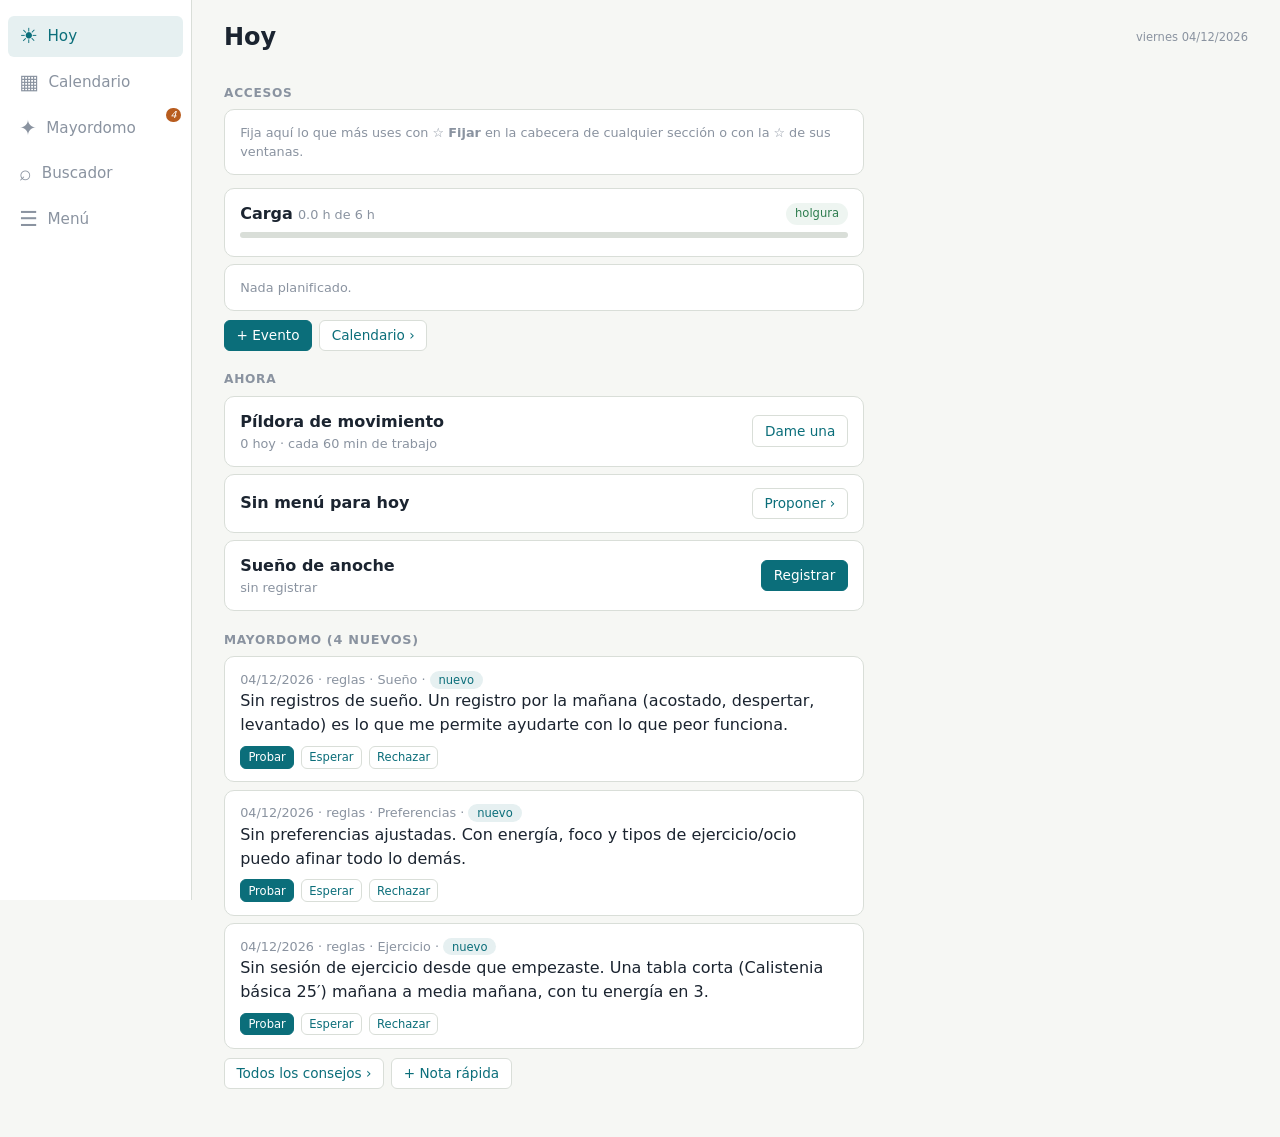
<file: docs/index.html>
<!doctype html>
<html lang="es">
<head>
<meta charset="utf-8">
<meta name="viewport" content="width=device-width, initial-scale=1, viewport-fit=cover">
<meta name="build" content="MA-B1-20261005-002">
<meta name="color-scheme" content="light dark">
<meta name="theme-color" content="#0B6E7A">
<!-- App de Fly: <repo>-<owner>, el mismo nombre que deriva deploy.yml. Si el proyecto usa FLY_APP, cambia este content. -->
<meta name="fly-app" content="maydom-npiobject-labs">
<meta name="description" content="maydom: mayordomo personal. Calendario, cuerpo, mesa, vida y consejos.">
<title>maydom</title>
<link rel="manifest" href="manifest.webmanifest">
<link rel="icon" href="app/icono.svg" type="image/svg+xml">
<link rel="apple-touch-icon" href="app/icono-192.png">
<link rel="stylesheet" href="app/estilos.css">
</head>
<body>
<div class="app">
  <nav class="inferior" aria-label="Principal"><div class="in" id="nav"></div></nav>
  <div style="flex:1;display:flex;flex-direction:column;min-width:0">
    <div id="nueva-version" class="banda" role="status" hidden><span>Hay una versión nueva de maydom.</span><button class="btn" type="button">Actualizar</button></div>
    <header class="cab"><h1 id="titulo">maydom</h1><button id="fijar" class="fijar" type="button" hidden title="Fijar en inicio">☆ Fijar</button><small id="sub"></small></header>
    <main id="main"><noscript>maydom necesita JavaScript.</noscript></main>
  </div>
</div>
<script type="module" src="app/app.js"></script>
</body>
</html>
</file>
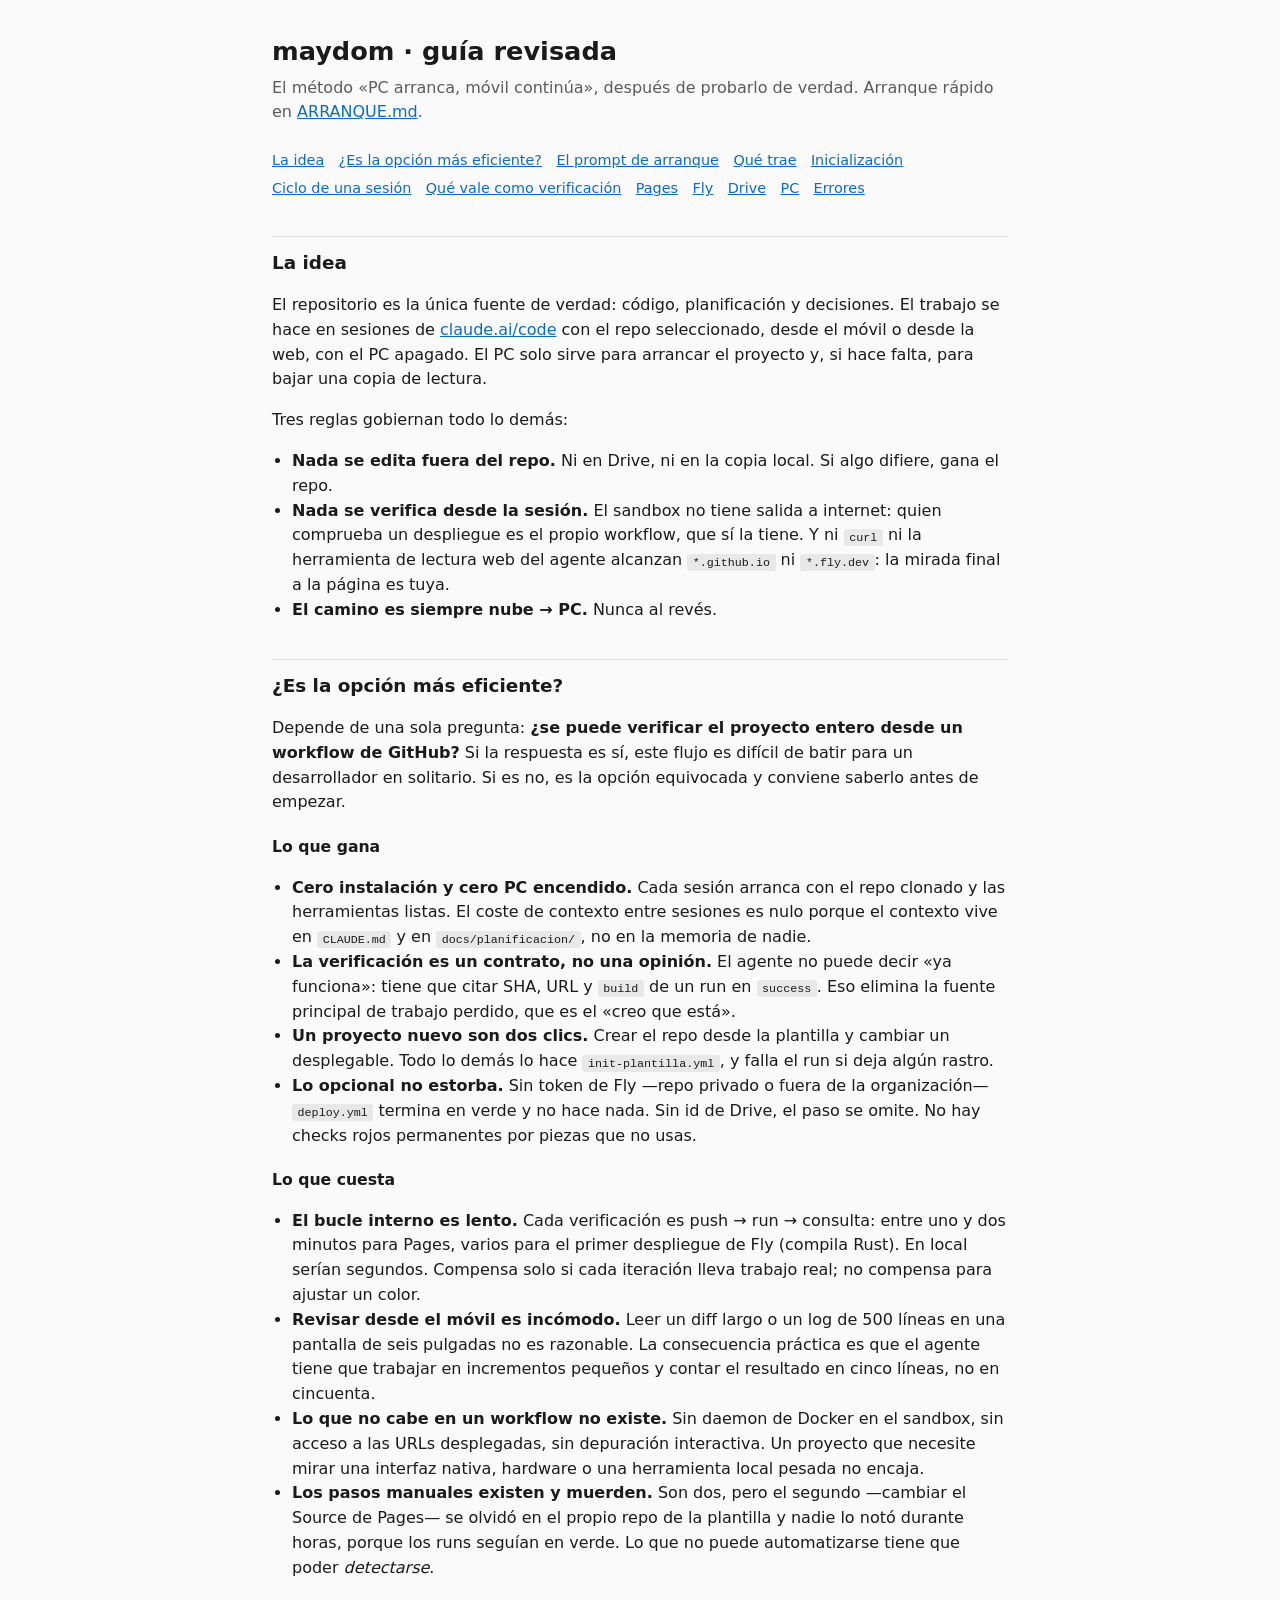
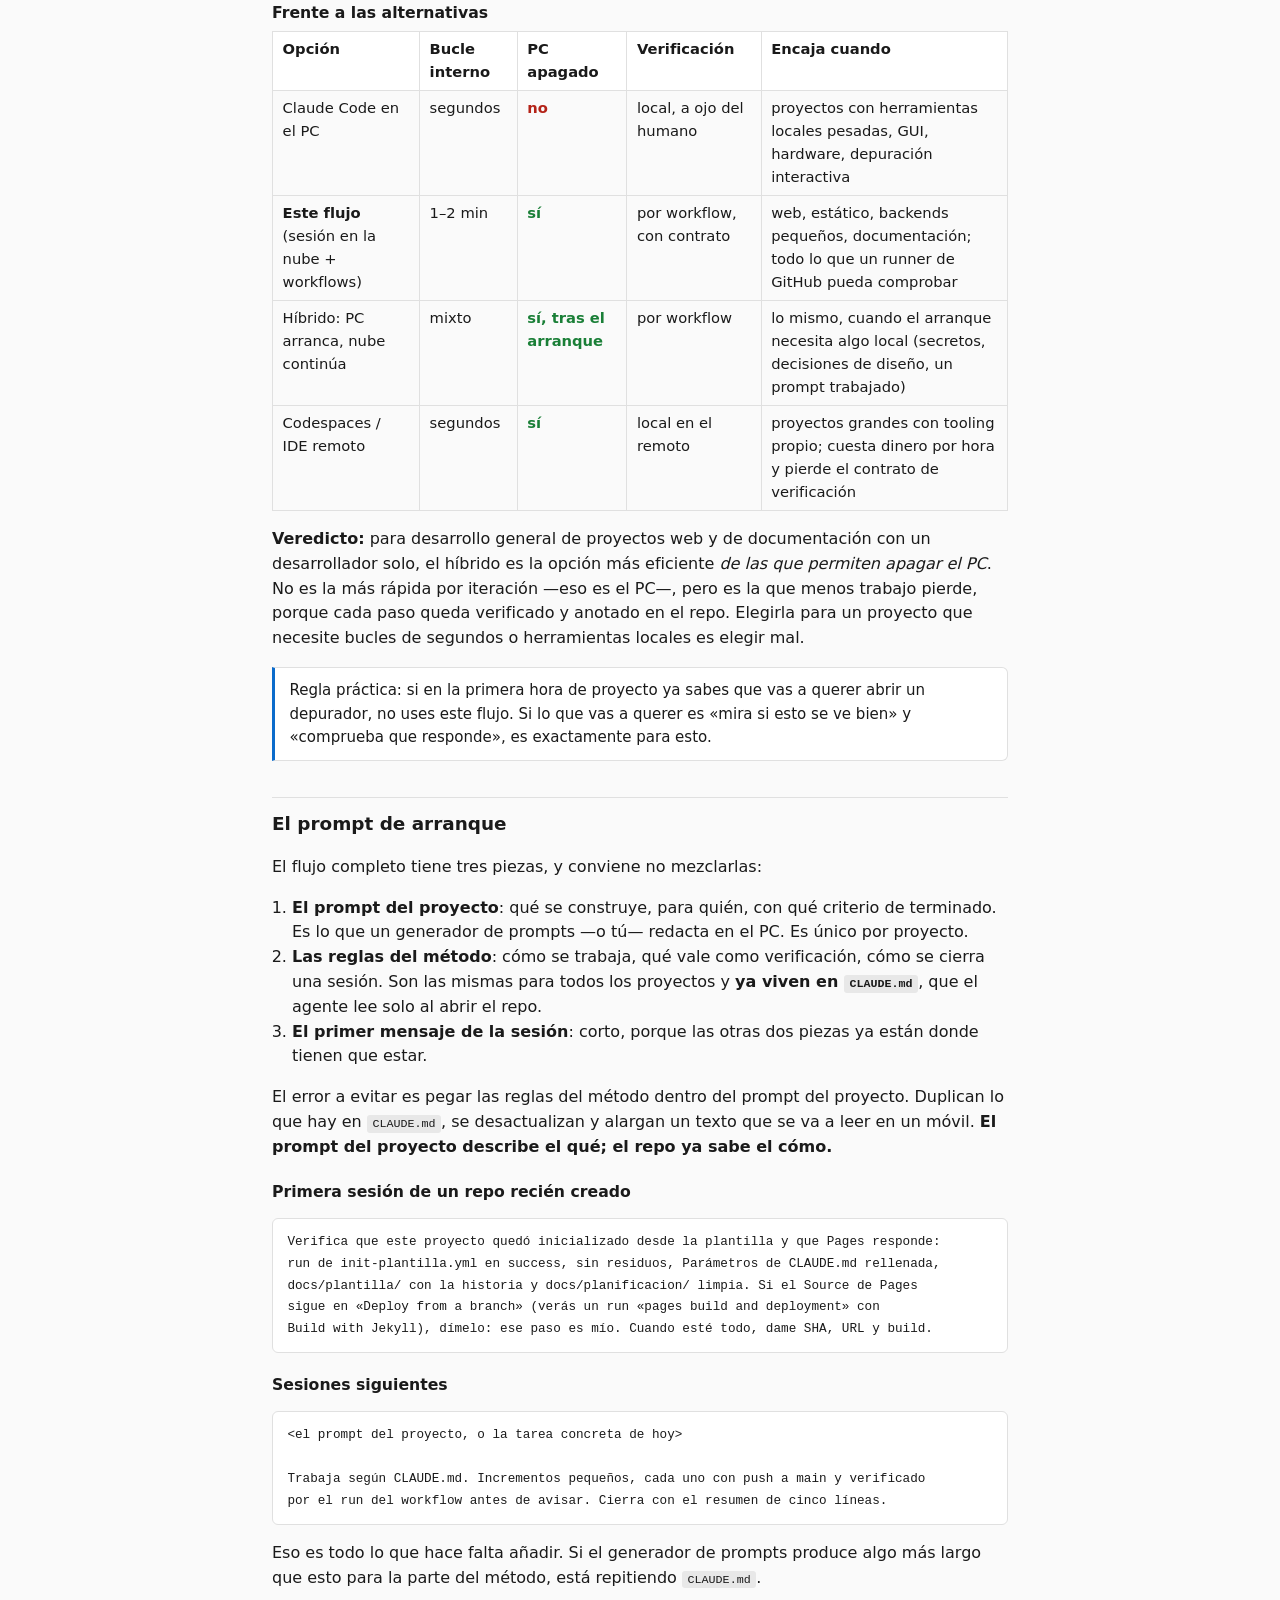
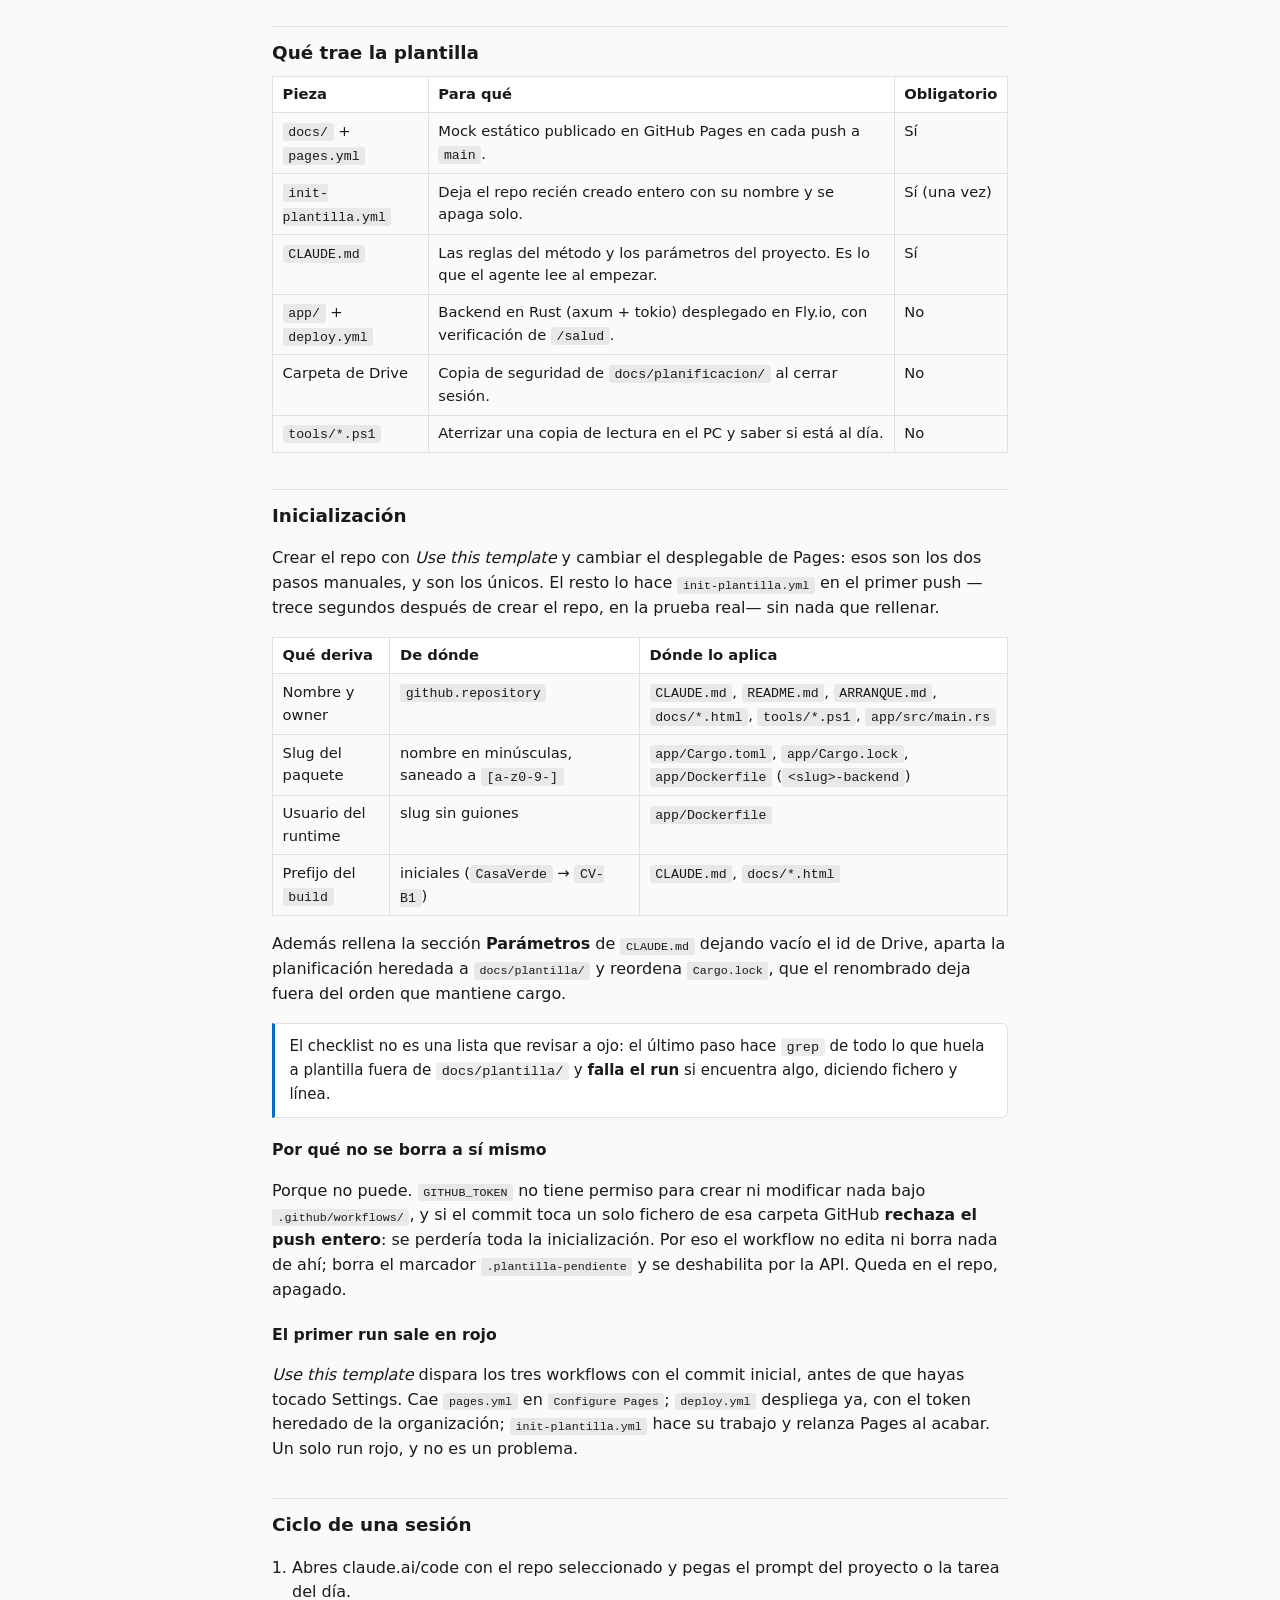
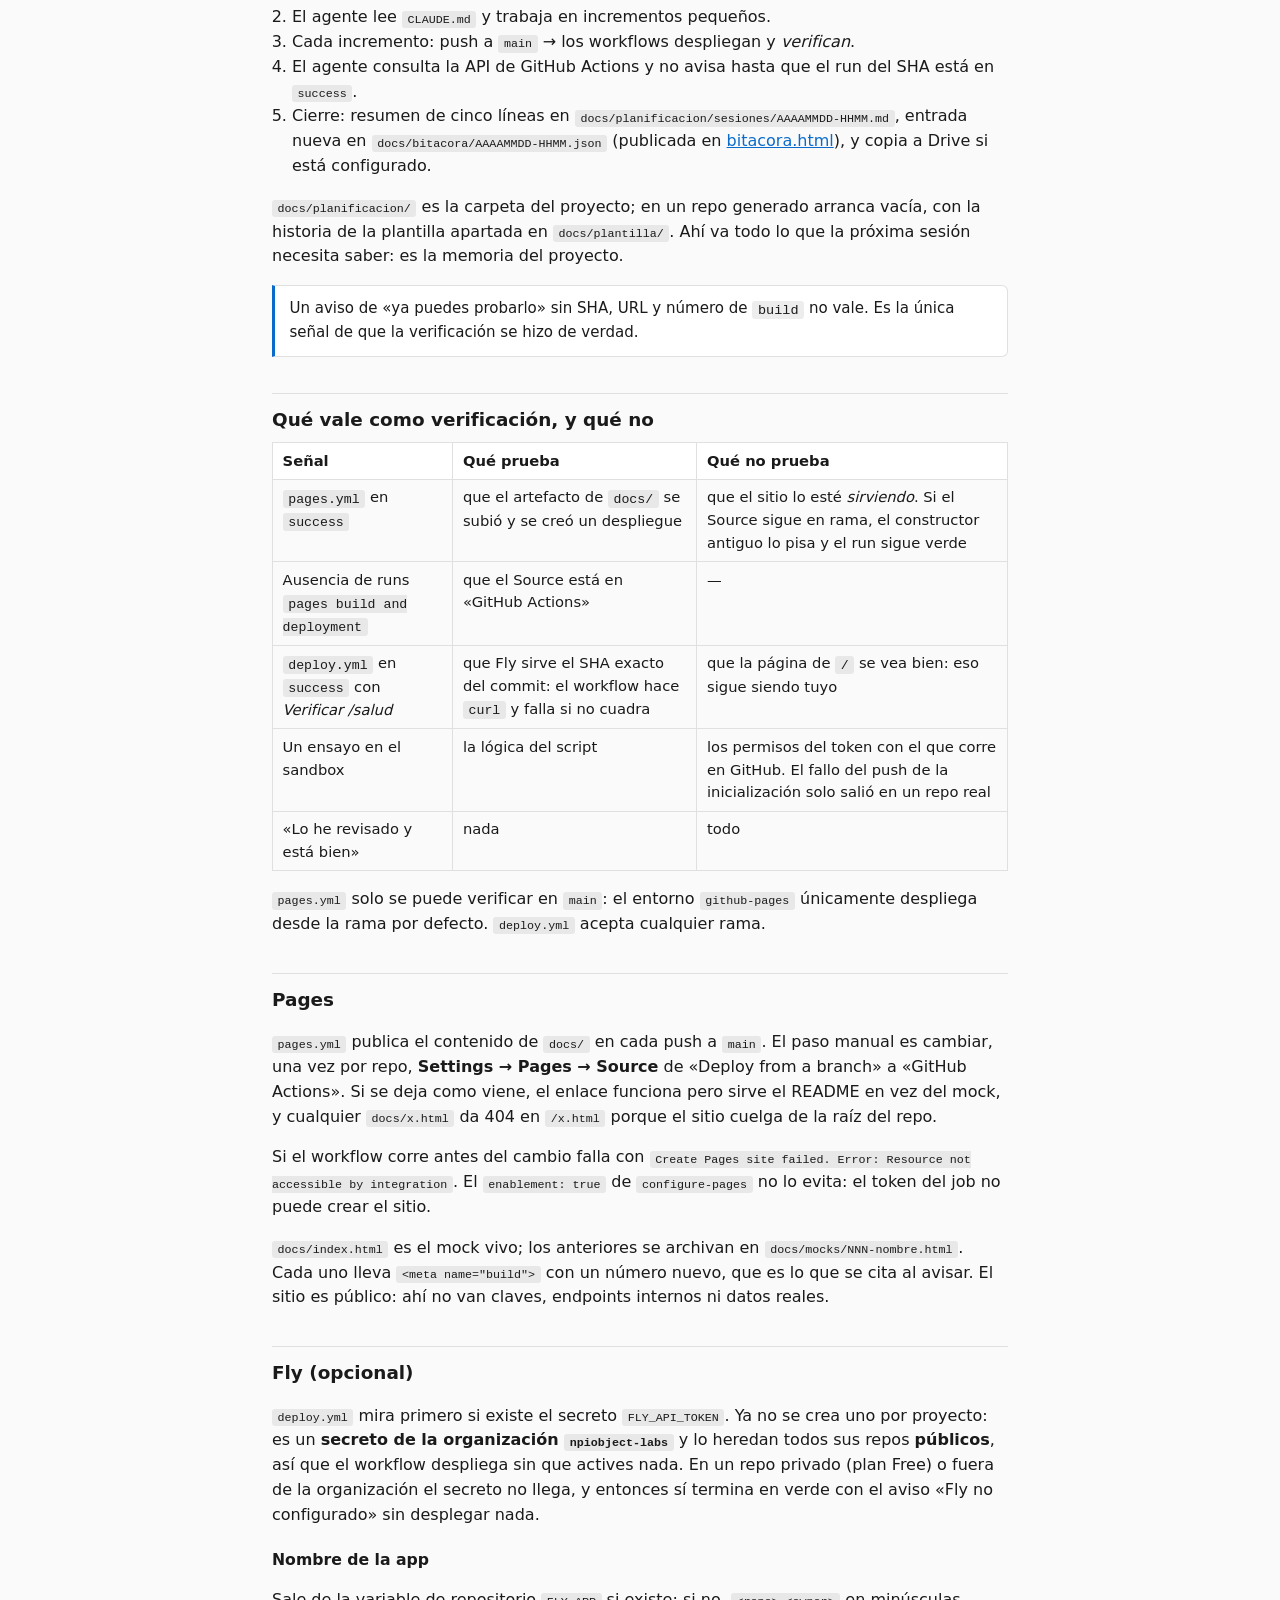
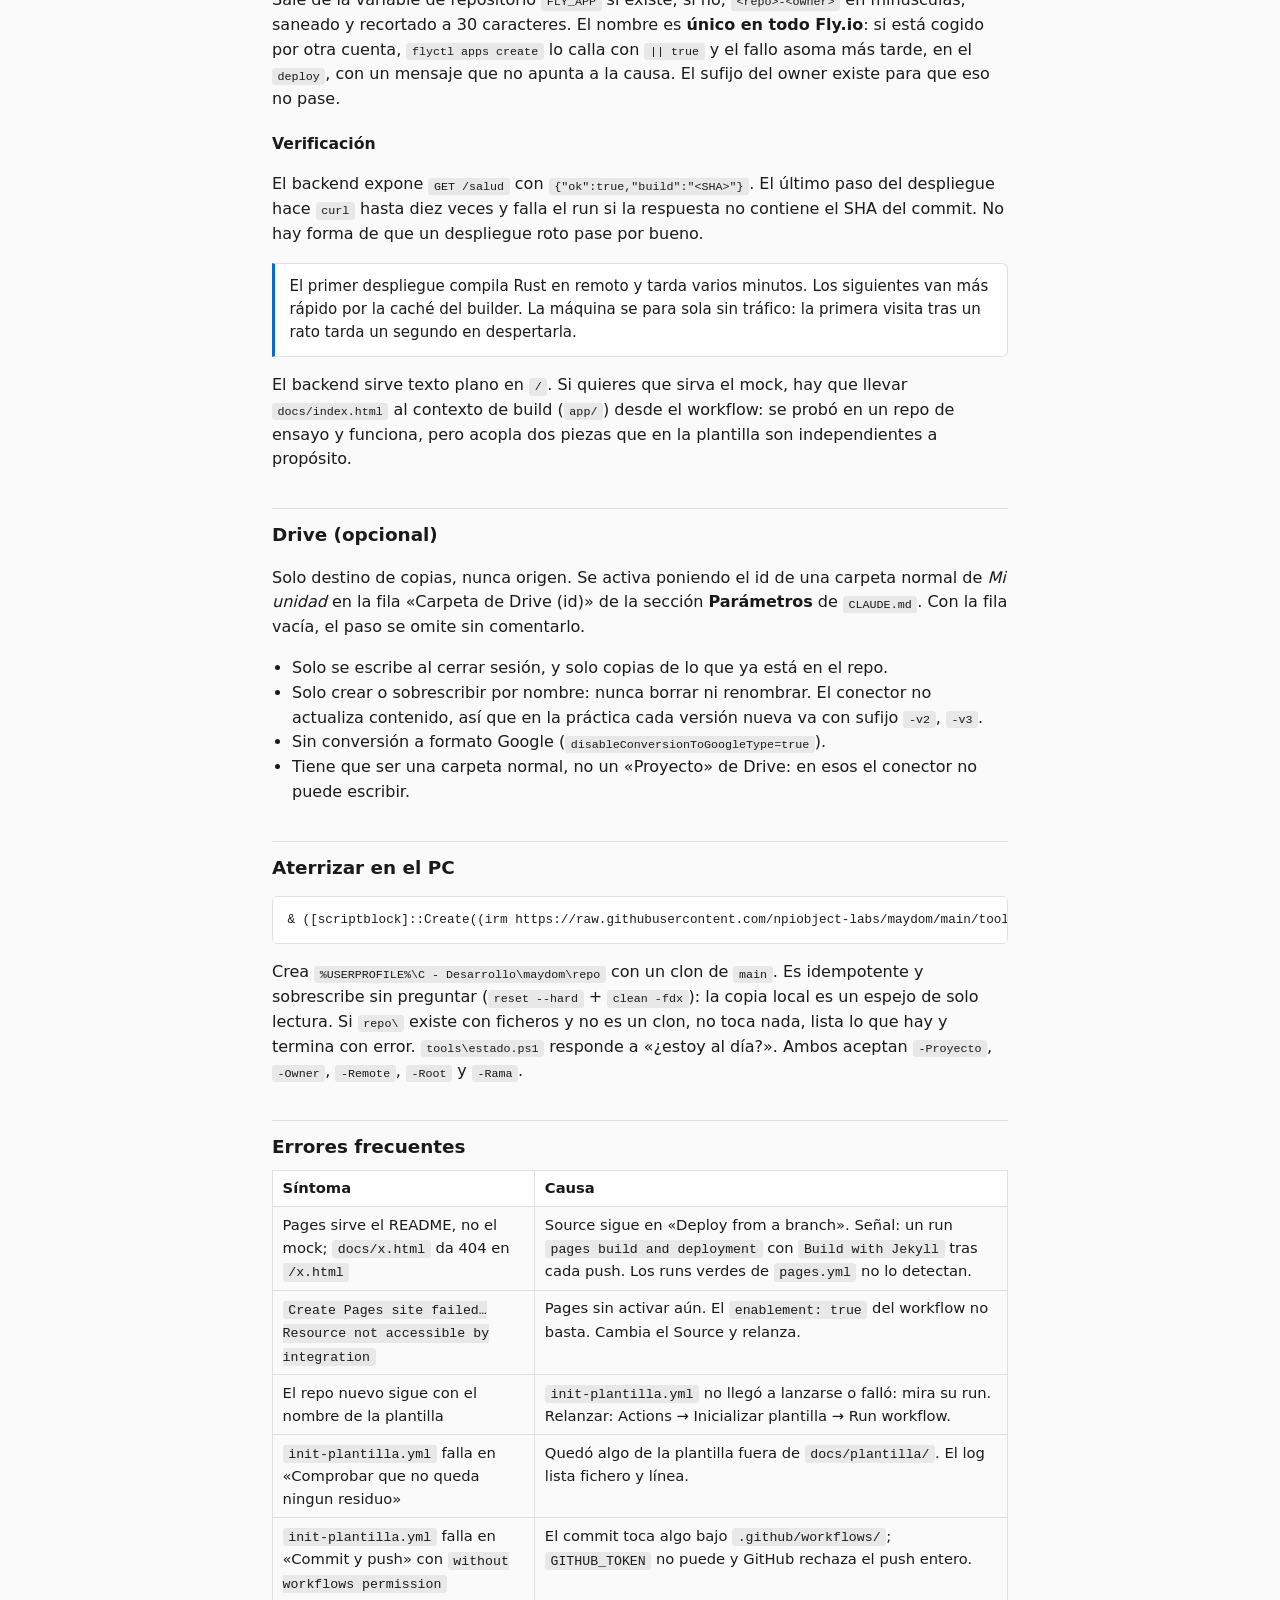
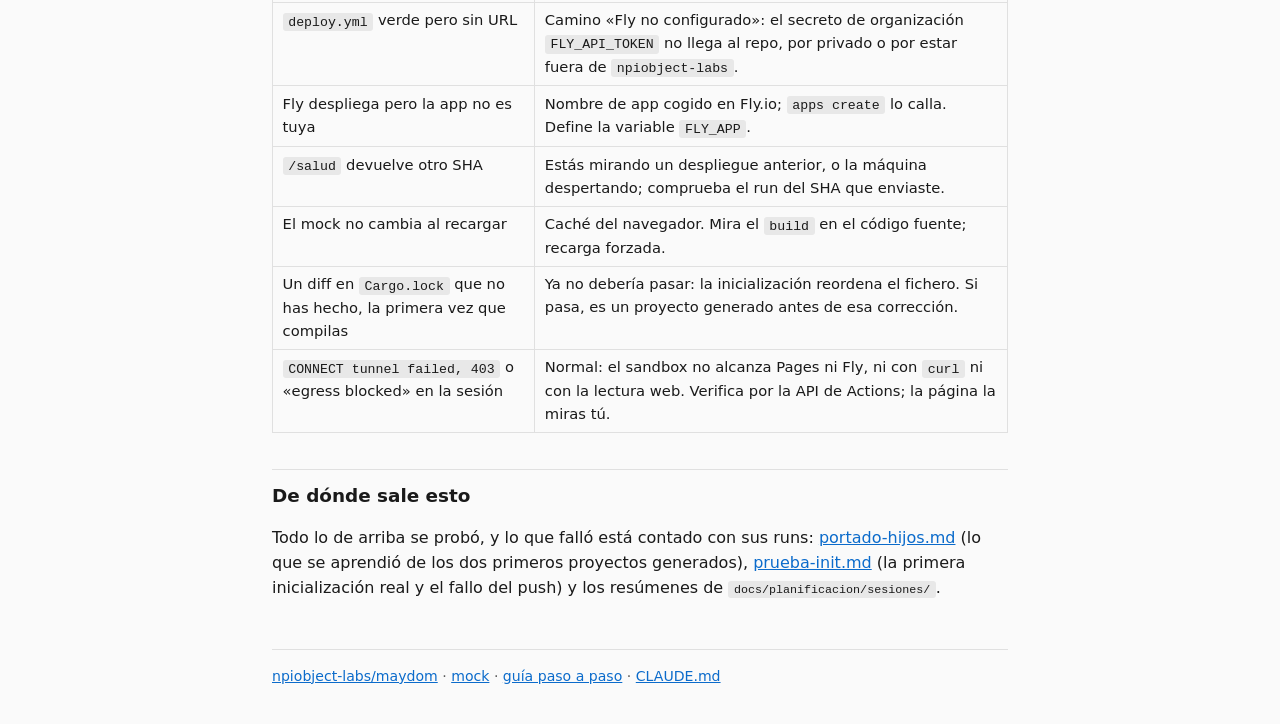
<file: docs/guiaFable.html>
<!doctype html>
<html lang="es">
<head>
<meta charset="utf-8">
<meta name="viewport" content="width=device-width, initial-scale=1">
<meta name="build" content="MA-B1-20260909-010">
<title>maydom · guía revisada</title>
<style>
  :root { color-scheme: light dark; --bg:#fafafa; --fg:#1a1a1a; --mut:#5b5b5b; --bd:#e0e0e0; --card:#fff; --acc:#0b6bcb; --ok:#1a7f37; --ko:#b42318; }
  @media (prefers-color-scheme: dark) {
    :root { --bg:#141414; --fg:#ededed; --mut:#a8a8a8; --bd:#2e2e2e; --card:#1c1c1c; --acc:#69b1ff; --ok:#3fb950; --ko:#ff7b72; }
  }
  * { box-sizing: border-box; }
  body { font-family: system-ui, -apple-system, "Segoe UI", sans-serif; margin:0; padding:2rem 1.25rem 4rem; background:var(--bg); color:var(--fg); line-height:1.55; }
  main { max-width: 46rem; margin: 0 auto; }
  h1 { font-size: 1.6rem; margin: 0 0 .25rem; }
  h2 { font-size: 1.15rem; margin: 2.25rem 0 .5rem; padding-top:.75rem; border-top:1px solid var(--bd); }
  h3 { font-size: .98rem; margin: 1.25rem 0 .35rem; }
  p, li { color: var(--fg); }
  .sub { color: var(--mut); margin: 0 0 1.5rem; }
  code { background: color-mix(in srgb, var(--fg) 8%, transparent); padding: .1rem .35rem; border-radius: 3px; font-size: .9em; }
  pre { background: var(--card); border:1px solid var(--bd); border-radius:6px; padding:.75rem .9rem; overflow-x:auto; font-size:.88rem; }
  pre code { background:none; padding:0; }
  table { border-collapse: collapse; width:100%; display:block; overflow-x:auto; }
  th, td { border:1px solid var(--bd); padding:.4rem .6rem; text-align:left; font-size:.92rem; vertical-align:top; }
  th { background: var(--card); }
  a { color: var(--acc); }
  .nota { background:var(--card); border:1px solid var(--bd); border-left:3px solid var(--acc); border-radius:0 6px 6px 0; padding:.7rem .9rem; margin:1rem 0; font-size:.94rem; }
  .ok { color: var(--ok); font-weight:600; } .ko { color: var(--ko); font-weight:600; }
  ol, ul { padding-left: 1.25rem; }
  nav ul { list-style:none; padding:0; display:flex; flex-wrap:wrap; gap:.35rem .9rem; font-size:.9rem; }
  footer { margin-top:3rem; padding-top:1rem; border-top:1px solid var(--bd); color:var(--mut); font-size:.88rem; }
</style>
</head>
<body>
<main>

<h1>maydom · guía revisada</h1>
<p class="sub">El método «PC arranca, móvil continúa», después de probarlo de verdad. Arranque rápido en <a href="https://github.com/npiobject-labs/DesdeMovil/blob/main/ARRANQUE.md">ARRANQUE.md</a>.</p>

<nav><ul>
  <li><a href="#idea">La idea</a></li>
  <li><a href="#eficiencia">¿Es la opción más eficiente?</a></li>
  <li><a href="#prompt">El prompt de arranque</a></li>
  <li><a href="#plantilla">Qué trae</a></li>
  <li><a href="#init">Inicialización</a></li>
  <li><a href="#sesion">Ciclo de una sesión</a></li>
  <li><a href="#verificar">Qué vale como verificación</a></li>
  <li><a href="#pages">Pages</a></li>
  <li><a href="#fly">Fly</a></li>
  <li><a href="#drive">Drive</a></li>
  <li><a href="#pc">PC</a></li>
  <li><a href="#errores">Errores</a></li>
</ul></nav>

<h2 id="idea">La idea</h2>
<p>El repositorio es la única fuente de verdad: código, planificación y decisiones. El trabajo se hace en sesiones de <a href="https://claude.ai/code">claude.ai/code</a> con el repo seleccionado, desde el móvil o desde la web, con el PC apagado. El PC solo sirve para arrancar el proyecto y, si hace falta, para bajar una copia de lectura.</p>
<p>Tres reglas gobiernan todo lo demás:</p>
<ul>
  <li><strong>Nada se edita fuera del repo.</strong> Ni en Drive, ni en la copia local. Si algo difiere, gana el repo.</li>
  <li><strong>Nada se verifica desde la sesión.</strong> El sandbox no tiene salida a internet: quien comprueba un despliegue es el propio workflow, que sí la tiene. Y ni <code>curl</code> ni la herramienta de lectura web del agente alcanzan <code>*.github.io</code> ni <code>*.fly.dev</code>: la mirada final a la página es tuya.</li>
  <li><strong>El camino es siempre nube → PC.</strong> Nunca al revés.</li>
</ul>

<h2 id="eficiencia">¿Es la opción más eficiente?</h2>
<p>Depende de una sola pregunta: <strong>¿se puede verificar el proyecto entero desde un workflow de GitHub?</strong> Si la respuesta es sí, este flujo es difícil de batir para un desarrollador en solitario. Si es no, es la opción equivocada y conviene saberlo antes de empezar.</p>

<h3>Lo que gana</h3>
<ul>
  <li><strong>Cero instalación y cero PC encendido.</strong> Cada sesión arranca con el repo clonado y las herramientas listas. El coste de contexto entre sesiones es nulo porque el contexto vive en <code>CLAUDE.md</code> y en <code>docs/planificacion/</code>, no en la memoria de nadie.</li>
  <li><strong>La verificación es un contrato, no una opinión.</strong> El agente no puede decir «ya funciona»: tiene que citar SHA, URL y <code>build</code> de un run en <code>success</code>. Eso elimina la fuente principal de trabajo perdido, que es el «creo que está».</li>
  <li><strong>Un proyecto nuevo son dos clics.</strong> Crear el repo desde la plantilla y cambiar un desplegable. Todo lo demás lo hace <code>init-plantilla.yml</code>, y falla el run si deja algún rastro.</li>
  <li><strong>Lo opcional no estorba.</strong> Sin token de Fly —repo privado o fuera de la organización— <code>deploy.yml</code> termina en verde y no hace nada. Sin id de Drive, el paso se omite. No hay checks rojos permanentes por piezas que no usas.</li>
</ul>

<h3>Lo que cuesta</h3>
<ul>
  <li><strong>El bucle interno es lento.</strong> Cada verificación es push → run → consulta: entre uno y dos minutos para Pages, varios para el primer despliegue de Fly (compila Rust). En local serían segundos. Compensa solo si cada iteración lleva trabajo real; no compensa para ajustar un color.</li>
  <li><strong>Revisar desde el móvil es incómodo.</strong> Leer un diff largo o un log de 500 líneas en una pantalla de seis pulgadas no es razonable. La consecuencia práctica es que el agente tiene que trabajar en incrementos pequeños y contar el resultado en cinco líneas, no en cincuenta.</li>
  <li><strong>Lo que no cabe en un workflow no existe.</strong> Sin daemon de Docker en el sandbox, sin acceso a las URLs desplegadas, sin depuración interactiva. Un proyecto que necesite mirar una interfaz nativa, hardware o una herramienta local pesada no encaja.</li>
  <li><strong>Los pasos manuales existen y muerden.</strong> Son dos, pero el segundo —cambiar el Source de Pages— se olvidó en el propio repo de la plantilla y nadie lo notó durante horas, porque los runs seguían en verde. Lo que no puede automatizarse tiene que poder <em>detectarse</em>.</li>
</ul>

<h3>Frente a las alternativas</h3>
<table>
  <thead><tr><th>Opción</th><th>Bucle interno</th><th>PC apagado</th><th>Verificación</th><th>Encaja cuando</th></tr></thead>
  <tbody>
    <tr><td>Claude Code en el PC</td><td>segundos</td><td class="ko">no</td><td>local, a ojo del humano</td><td>proyectos con herramientas locales pesadas, GUI, hardware, depuración interactiva</td></tr>
    <tr><td><strong>Este flujo</strong> (sesión en la nube + workflows)</td><td>1–2 min</td><td class="ok">sí</td><td>por workflow, con contrato</td><td>web, estático, backends pequeños, documentación; todo lo que un runner de GitHub pueda comprobar</td></tr>
    <tr><td>Híbrido: PC arranca, nube continúa</td><td>mixto</td><td class="ok">sí, tras el arranque</td><td>por workflow</td><td>lo mismo, cuando el arranque necesita algo local (secretos, decisiones de diseño, un prompt trabajado)</td></tr>
    <tr><td>Codespaces / IDE remoto</td><td>segundos</td><td class="ok">sí</td><td>local en el remoto</td><td>proyectos grandes con tooling propio; cuesta dinero por hora y pierde el contrato de verificación</td></tr>
  </tbody>
</table>
<p><strong>Veredicto:</strong> para desarrollo general de proyectos web y de documentación con un desarrollador solo, el híbrido es la opción más eficiente <em>de las que permiten apagar el PC</em>. No es la más rápida por iteración —eso es el PC—, pero es la que menos trabajo pierde, porque cada paso queda verificado y anotado en el repo. Elegirla para un proyecto que necesite bucles de segundos o herramientas locales es elegir mal.</p>
<div class="nota">Regla práctica: si en la primera hora de proyecto ya sabes que vas a querer abrir un depurador, no uses este flujo. Si lo que vas a querer es «mira si esto se ve bien» y «comprueba que responde», es exactamente para esto.</div>

<h2 id="prompt">El prompt de arranque</h2>
<p>El flujo completo tiene tres piezas, y conviene no mezclarlas:</p>
<ol>
  <li><strong>El prompt del proyecto</strong>: qué se construye, para quién, con qué criterio de terminado. Es lo que un generador de prompts —o tú— redacta en el PC. Es único por proyecto.</li>
  <li><strong>Las reglas del método</strong>: cómo se trabaja, qué vale como verificación, cómo se cierra una sesión. Son las mismas para todos los proyectos y <strong>ya viven en <code>CLAUDE.md</code></strong>, que el agente lee solo al abrir el repo.</li>
  <li><strong>El primer mensaje de la sesión</strong>: corto, porque las otras dos piezas ya están donde tienen que estar.</li>
</ol>
<p>El error a evitar es pegar las reglas del método dentro del prompt del proyecto. Duplican lo que hay en <code>CLAUDE.md</code>, se desactualizan y alargan un texto que se va a leer en un móvil. <strong>El prompt del proyecto describe el qué; el repo ya sabe el cómo.</strong></p>

<h3>Primera sesión de un repo recién creado</h3>
<pre><code>Verifica que este proyecto quedó inicializado desde la plantilla y que Pages responde:
run de init-plantilla.yml en success, sin residuos, Parámetros de CLAUDE.md rellenada,
docs/plantilla/ con la historia y docs/planificacion/ limpia. Si el Source de Pages
sigue en «Deploy from a branch» (verás un run «pages build and deployment» con
Build with Jekyll), dímelo: ese paso es mío. Cuando esté todo, dame SHA, URL y build.</code></pre>

<h3>Sesiones siguientes</h3>
<pre><code>&lt;el prompt del proyecto, o la tarea concreta de hoy&gt;

Trabaja según CLAUDE.md. Incrementos pequeños, cada uno con push a main y verificado
por el run del workflow antes de avisar. Cierra con el resumen de cinco líneas.</code></pre>
<p>Eso es todo lo que hace falta añadir. Si el generador de prompts produce algo más largo que esto para la parte del método, está repitiendo <code>CLAUDE.md</code>.</p>

<h2 id="plantilla">Qué trae la plantilla</h2>
<table>
  <thead><tr><th>Pieza</th><th>Para qué</th><th>Obligatorio</th></tr></thead>
  <tbody>
    <tr><td><code>docs/</code> + <code>pages.yml</code></td><td>Mock estático publicado en GitHub Pages en cada push a <code>main</code>.</td><td>Sí</td></tr>
    <tr><td><code>init-plantilla.yml</code></td><td>Deja el repo recién creado entero con su nombre y se apaga solo.</td><td>Sí (una vez)</td></tr>
    <tr><td><code>CLAUDE.md</code></td><td>Las reglas del método y los parámetros del proyecto. Es lo que el agente lee al empezar.</td><td>Sí</td></tr>
    <tr><td><code>app/</code> + <code>deploy.yml</code></td><td>Backend en Rust (axum + tokio) desplegado en Fly.io, con verificación de <code>/salud</code>.</td><td>No</td></tr>
    <tr><td>Carpeta de Drive</td><td>Copia de seguridad de <code>docs/planificacion/</code> al cerrar sesión.</td><td>No</td></tr>
    <tr><td><code>tools/*.ps1</code></td><td>Aterrizar una copia de lectura en el PC y saber si está al día.</td><td>No</td></tr>
  </tbody>
</table>

<h2 id="init">Inicialización</h2>
<p>Crear el repo con <em>Use this template</em> y cambiar el desplegable de Pages: esos son los dos pasos manuales, y son los únicos. El resto lo hace <code>init-plantilla.yml</code> en el primer push —trece segundos después de crear el repo, en la prueba real— sin nada que rellenar.</p>
<table>
  <thead><tr><th>Qué deriva</th><th>De dónde</th><th>Dónde lo aplica</th></tr></thead>
  <tbody>
    <tr><td>Nombre y owner</td><td><code>github.repository</code></td><td><code>CLAUDE.md</code>, <code>README.md</code>, <code>ARRANQUE.md</code>, <code>docs/*.html</code>, <code>tools/*.ps1</code>, <code>app/src/main.rs</code></td></tr>
    <tr><td>Slug del paquete</td><td>nombre en minúsculas, saneado a <code>[a-z0-9-]</code></td><td><code>app/Cargo.toml</code>, <code>app/Cargo.lock</code>, <code>app/Dockerfile</code> (<code>&lt;slug&gt;-backend</code>)</td></tr>
    <tr><td>Usuario del runtime</td><td>slug sin guiones</td><td><code>app/Dockerfile</code></td></tr>
    <tr><td>Prefijo del <code>build</code></td><td>iniciales (<code>CasaVerde</code> → <code>CV-B1</code>)</td><td><code>CLAUDE.md</code>, <code>docs/*.html</code></td></tr>
  </tbody>
</table>
<p>Además rellena la sección <strong>Parámetros</strong> de <code>CLAUDE.md</code> dejando vacío el id de Drive, aparta la planificación heredada a <code>docs/plantilla/</code> y reordena <code>Cargo.lock</code>, que el renombrado deja fuera del orden que mantiene cargo.</p>
<div class="nota">El checklist no es una lista que revisar a ojo: el último paso hace <code>grep</code> de todo lo que huela a plantilla fuera de <code>docs/plantilla/</code> y <strong>falla el run</strong> si encuentra algo, diciendo fichero y línea.</div>
<h3>Por qué no se borra a sí mismo</h3>
<p>Porque no puede. <code>GITHUB_TOKEN</code> no tiene permiso para crear ni modificar nada bajo <code>.github/workflows/</code>, y si el commit toca un solo fichero de esa carpeta GitHub <strong>rechaza el push entero</strong>: se perdería toda la inicialización. Por eso el workflow no edita ni borra nada de ahí; borra el marcador <code>.plantilla-pendiente</code> y se deshabilita por la API. Queda en el repo, apagado.</p>
<h3>El primer run sale en rojo</h3>
<p><em>Use this template</em> dispara los tres workflows con el commit inicial, antes de que hayas tocado Settings. Cae <code>pages.yml</code> en <code>Configure Pages</code>; <code>deploy.yml</code> despliega ya, con el token heredado de la organización; <code>init-plantilla.yml</code> hace su trabajo y relanza Pages al acabar. Un solo run rojo, y no es un problema.</p>

<h2 id="sesion">Ciclo de una sesión</h2>
<ol>
  <li>Abres claude.ai/code con el repo seleccionado y pegas el prompt del proyecto o la tarea del día.</li>
  <li>El agente lee <code>CLAUDE.md</code> y trabaja en incrementos pequeños.</li>
  <li>Cada incremento: push a <code>main</code> → los workflows despliegan y <em>verifican</em>.</li>
  <li>El agente consulta la API de GitHub Actions y no avisa hasta que el run del SHA está en <code>success</code>.</li>
  <li>Cierre: resumen de cinco líneas en <code>docs/planificacion/sesiones/AAAAMMDD-HHMM.md</code>, entrada nueva en <code>docs/bitacora/AAAAMMDD-HHMM.json</code> (publicada en <a href="bitacora.html">bitacora.html</a>), y copia a Drive si está configurado.</li>
</ol>
<p><code>docs/planificacion/</code> es la carpeta del proyecto; en un repo generado arranca vacía, con la historia de la plantilla apartada en <code>docs/plantilla/</code>. Ahí va todo lo que la próxima sesión necesita saber: es la memoria del proyecto.</p>
<div class="nota">Un aviso de «ya puedes probarlo» sin SHA, URL y número de <code>build</code> no vale. Es la única señal de que la verificación se hizo de verdad.</div>

<h2 id="verificar">Qué vale como verificación, y qué no</h2>
<table>
  <thead><tr><th>Señal</th><th>Qué prueba</th><th>Qué no prueba</th></tr></thead>
  <tbody>
    <tr><td><code>pages.yml</code> en <code>success</code></td><td>que el artefacto de <code>docs/</code> se subió y se creó un despliegue</td><td>que el sitio lo esté <em>sirviendo</em>. Si el Source sigue en rama, el constructor antiguo lo pisa y el run sigue verde</td></tr>
    <tr><td>Ausencia de runs <code>pages build and deployment</code></td><td>que el Source está en «GitHub Actions»</td><td>—</td></tr>
    <tr><td><code>deploy.yml</code> en <code>success</code> con <em>Verificar /salud</em></td><td>que Fly sirve el SHA exacto del commit: el workflow hace <code>curl</code> y falla si no cuadra</td><td>que la página de <code>/</code> se vea bien: eso sigue siendo tuyo</td></tr>
    <tr><td>Un ensayo en el sandbox</td><td>la lógica del script</td><td>los permisos del token con el que corre en GitHub. El fallo del push de la inicialización solo salió en un repo real</td></tr>
    <tr><td>«Lo he revisado y está bien»</td><td>nada</td><td>todo</td></tr>
  </tbody>
</table>
<p><code>pages.yml</code> solo se puede verificar en <code>main</code>: el entorno <code>github-pages</code> únicamente despliega desde la rama por defecto. <code>deploy.yml</code> acepta cualquier rama.</p>

<h2 id="pages">Pages</h2>
<p><code>pages.yml</code> publica el contenido de <code>docs/</code> en cada push a <code>main</code>. El paso manual es cambiar, una vez por repo, <strong>Settings → Pages → Source</strong> de «Deploy from a branch» a «GitHub Actions». Si se deja como viene, el enlace funciona pero sirve el README en vez del mock, y cualquier <code>docs/x.html</code> da 404 en <code>/x.html</code> porque el sitio cuelga de la raíz del repo.</p>
<p>Si el workflow corre antes del cambio falla con <code>Create Pages site failed. Error: Resource not accessible by integration</code>. El <code>enablement: true</code> de <code>configure-pages</code> no lo evita: el token del job no puede crear el sitio.</p>
<p><code>docs/index.html</code> es el mock vivo; los anteriores se archivan en <code>docs/mocks/NNN-nombre.html</code>. Cada uno lleva <code>&lt;meta name="build"&gt;</code> con un número nuevo, que es lo que se cita al avisar. El sitio es público: ahí no van claves, endpoints internos ni datos reales.</p>

<h2 id="fly">Fly (opcional)</h2>
<p><code>deploy.yml</code> mira primero si existe el secreto <code>FLY_API_TOKEN</code>. Ya no se crea uno por proyecto: es un <strong>secreto de la organización <code>npiobject-labs</code></strong> y lo heredan todos sus repos <strong>públicos</strong>, así que el workflow despliega sin que actives nada. En un repo privado (plan Free) o fuera de la organización el secreto no llega, y entonces sí termina en verde con el aviso «Fly no configurado» sin desplegar nada.</p>
<h3>Nombre de la app</h3>
<p>Sale de la variable de repositorio <code>FLY_APP</code> si existe; si no, <code>&lt;repo&gt;-&lt;owner&gt;</code> en minúsculas, saneado y recortado a 30 caracteres. El nombre es <strong>único en todo Fly.io</strong>: si está cogido por otra cuenta, <code>flyctl apps create</code> lo calla con <code>|| true</code> y el fallo asoma más tarde, en el <code>deploy</code>, con un mensaje que no apunta a la causa. El sufijo del owner existe para que eso no pase.</p>
<h3>Verificación</h3>
<p>El backend expone <code>GET /salud</code> con <code>{"ok":true,"build":"&lt;SHA&gt;"}</code>. El último paso del despliegue hace <code>curl</code> hasta diez veces y falla el run si la respuesta no contiene el SHA del commit. No hay forma de que un despliegue roto pase por bueno.</p>
<div class="nota">El primer despliegue compila Rust en remoto y tarda varios minutos. Los siguientes van más rápido por la caché del builder. La máquina se para sola sin tráfico: la primera visita tras un rato tarda un segundo en despertarla.</div>
<p>El backend sirve texto plano en <code>/</code>. Si quieres que sirva el mock, hay que llevar <code>docs/index.html</code> al contexto de build (<code>app/</code>) desde el workflow: se probó en un repo de ensayo y funciona, pero acopla dos piezas que en la plantilla son independientes a propósito.</p>

<h2 id="drive">Drive (opcional)</h2>
<p>Solo destino de copias, nunca origen. Se activa poniendo el id de una carpeta normal de <em>Mi unidad</em> en la fila «Carpeta de Drive (id)» de la sección <strong>Parámetros</strong> de <code>CLAUDE.md</code>. Con la fila vacía, el paso se omite sin comentarlo.</p>
<ul>
  <li>Solo se escribe al cerrar sesión, y solo copias de lo que ya está en el repo.</li>
  <li>Solo crear o sobrescribir por nombre: nunca borrar ni renombrar. El conector no actualiza contenido, así que en la práctica cada versión nueva va con sufijo <code>-v2</code>, <code>-v3</code>.</li>
  <li>Sin conversión a formato Google (<code>disableConversionToGoogleType=true</code>).</li>
  <li>Tiene que ser una carpeta normal, no un «Proyecto» de Drive: en esos el conector no puede escribir.</li>
</ul>

<h2 id="pc">Aterrizar en el PC</h2>
<pre><code>&amp; ([scriptblock]::Create((irm https://raw.githubusercontent.com/npiobject-labs/maydom/main/tools/aterrizar.ps1)))</code></pre>
<p>Crea <code>%USERPROFILE%\C - Desarrollo\maydom\repo</code> con un clon de <code>main</code>. Es idempotente y sobrescribe sin preguntar (<code>reset --hard</code> + <code>clean -fdx</code>): la copia local es un espejo de solo lectura. Si <code>repo\</code> existe con ficheros y no es un clon, no toca nada, lista lo que hay y termina con error. <code>tools\estado.ps1</code> responde a «¿estoy al día?». Ambos aceptan <code>-Proyecto</code>, <code>-Owner</code>, <code>-Remote</code>, <code>-Root</code> y <code>-Rama</code>.</p>

<h2 id="errores">Errores frecuentes</h2>
<table>
  <thead><tr><th>Síntoma</th><th>Causa</th></tr></thead>
  <tbody>
    <tr><td>Pages sirve el README, no el mock; <code>docs/x.html</code> da 404 en <code>/x.html</code></td><td>Source sigue en «Deploy from a branch». Señal: un run <code>pages build and deployment</code> con <code>Build with Jekyll</code> tras cada push. Los runs verdes de <code>pages.yml</code> no lo detectan.</td></tr>
    <tr><td><code>Create Pages site failed… Resource not accessible by integration</code></td><td>Pages sin activar aún. El <code>enablement: true</code> del workflow no basta. Cambia el Source y relanza.</td></tr>
    <tr><td>El repo nuevo sigue con el nombre de la plantilla</td><td><code>init-plantilla.yml</code> no llegó a lanzarse o falló: mira su run. Relanzar: Actions → Inicializar plantilla → Run workflow.</td></tr>
    <tr><td><code>init-plantilla.yml</code> falla en «Comprobar que no queda ningun residuo»</td><td>Quedó algo de la plantilla fuera de <code>docs/plantilla/</code>. El log lista fichero y línea.</td></tr>
    <tr><td><code>init-plantilla.yml</code> falla en «Commit y push» con <code>without workflows permission</code></td><td>El commit toca algo bajo <code>.github/workflows/</code>; <code>GITHUB_TOKEN</code> no puede y GitHub rechaza el push entero.</td></tr>
    <tr><td><code>deploy.yml</code> verde pero sin URL</td><td>Camino «Fly no configurado»: el secreto de organización <code>FLY_API_TOKEN</code> no llega al repo, por privado o por estar fuera de <code>npiobject-labs</code>.</td></tr>
    <tr><td>Fly despliega pero la app no es tuya</td><td>Nombre de app cogido en Fly.io; <code>apps create</code> lo calla. Define la variable <code>FLY_APP</code>.</td></tr>
    <tr><td><code>/salud</code> devuelve otro SHA</td><td>Estás mirando un despliegue anterior, o la máquina despertando; comprueba el run del SHA que enviaste.</td></tr>
    <tr><td>El mock no cambia al recargar</td><td>Caché del navegador. Mira el <code>build</code> en el código fuente; recarga forzada.</td></tr>
    <tr><td>Un diff en <code>Cargo.lock</code> que no has hecho, la primera vez que compilas</td><td>Ya no debería pasar: la inicialización reordena el fichero. Si pasa, es un proyecto generado antes de esa corrección.</td></tr>
    <tr><td><code>CONNECT tunnel failed, 403</code> o «egress blocked» en la sesión</td><td>Normal: el sandbox no alcanza Pages ni Fly, ni con <code>curl</code> ni con la lectura web. Verifica por la API de Actions; la página la miras tú.</td></tr>
  </tbody>
</table>

<h2>De dónde sale esto</h2>
<p>Todo lo de arriba se probó, y lo que falló está contado con sus runs: <a href="https://github.com/npiobject-labs/DesdeMovil/blob/main/docs/planificacion/portado-hijos.md">portado-hijos.md</a> (lo que se aprendió de los dos primeros proyectos generados), <a href="https://github.com/npiobject-labs/DesdeMovil/blob/main/docs/planificacion/prueba-init.md">prueba-init.md</a> (la primera inicialización real y el fallo del push) y los resúmenes de <code>docs/planificacion/sesiones/</code>.</p>

<footer>
  <a href="https://github.com/npiobject-labs/DesdeMovil">npiobject-labs/maydom</a> ·
  <a href="index.html">mock</a> ·
  <a href="guiaNew.html">guía paso a paso</a> ·
  <a href="https://github.com/npiobject-labs/DesdeMovil/blob/main/CLAUDE.md">CLAUDE.md</a>
</footer>

</main>
</body>
</html>
</file>
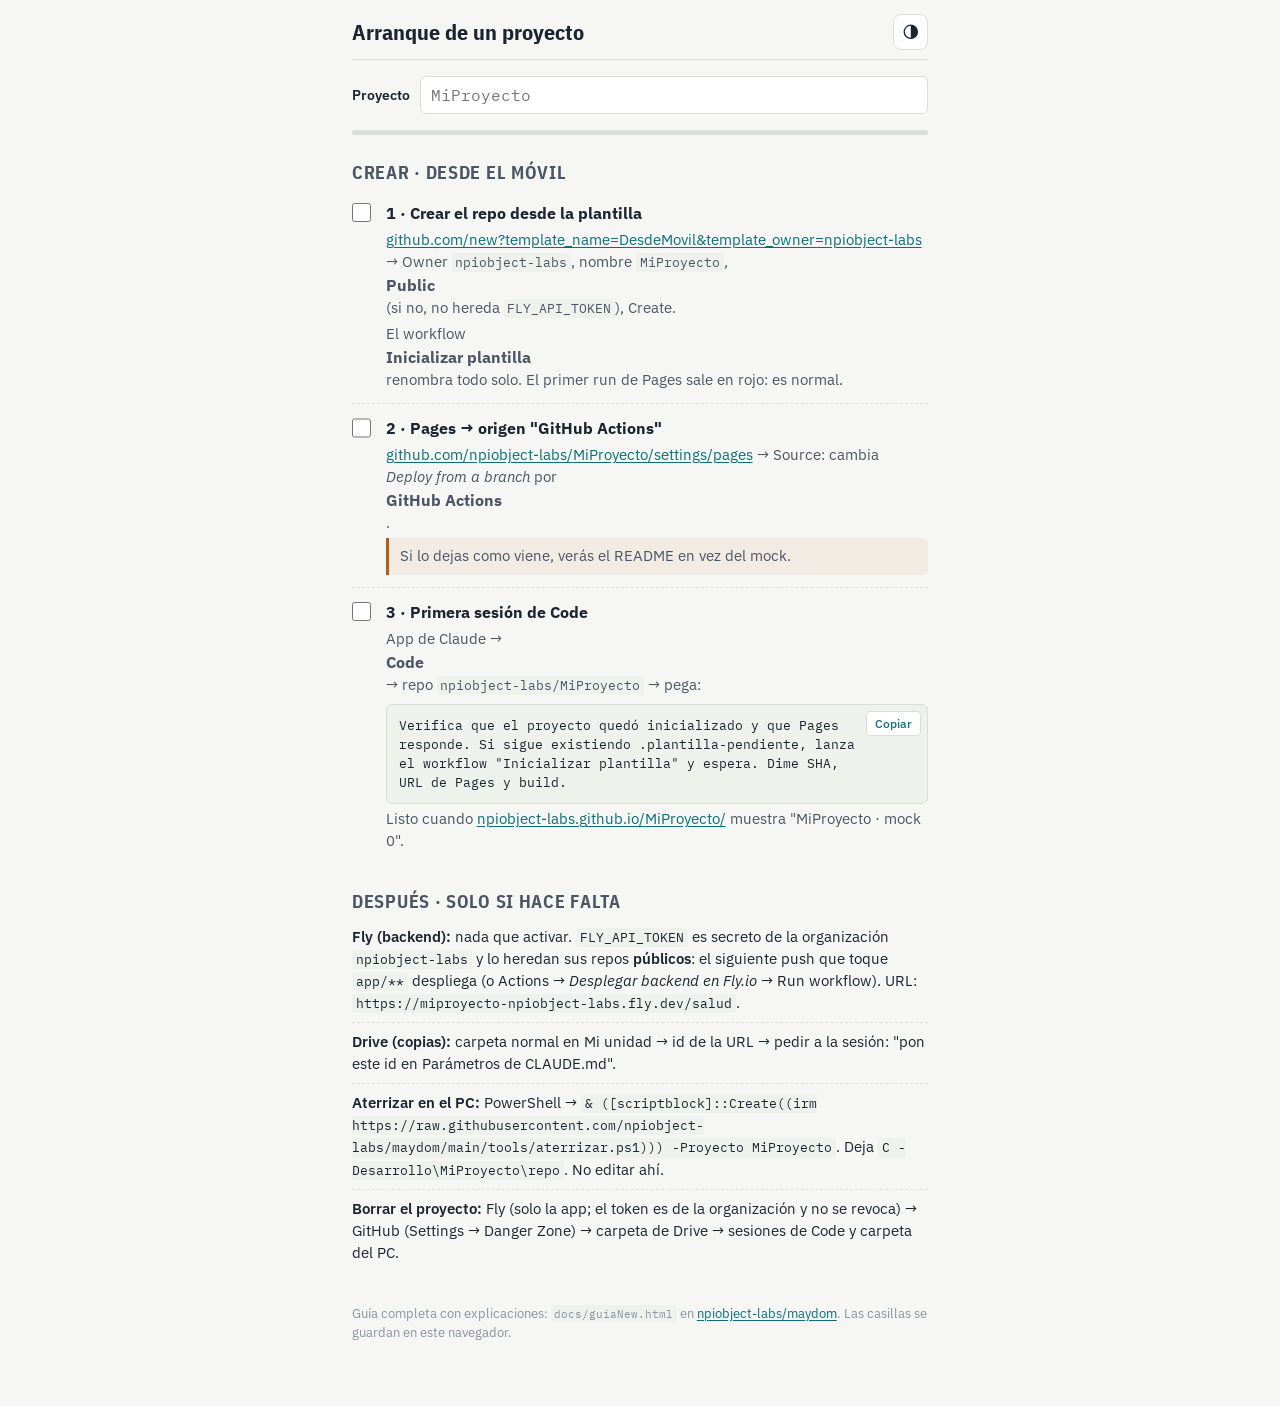
<file: docs/guiaFableMini.html>
<!doctype html>
<html lang="es">
<head>
<meta charset="utf-8">
<meta name="viewport" content="width=device-width, initial-scale=1">
<meta name="build" content="MA-B1-20260909-009">
<title>Arranque maydom</title>
<link rel="stylesheet" href="https://fonts.googleapis.com/css2?family=IBM+Plex+Sans:wght@400;500;600&family=IBM+Plex+Sans+Condensed:wght@700&family=IBM+Plex+Mono:wght@400;500&display=swap">
<style>
:root{--bg:#F6F7F4;--bg2:#FFFFFF;--ink:#1B2430;--ink2:#4B5563;--mute:#8A93A0;--line:#D9DED8;--acc:#0B6E7A;--acc2:#0B6E7A1A;--warn:#B85C1E;--warn2:#B85C1E14;--code:#EEF1EC;
--sans:"IBM Plex Sans",system-ui,-apple-system,"Segoe UI",Roboto,sans-serif;--cond:"IBM Plex Sans Condensed","Arial Narrow",var(--sans);--mono:"IBM Plex Mono",ui-monospace,Menlo,Consolas,monospace}
@media (prefers-color-scheme: dark){:root:not([data-theme="light"]){--bg:#131A20;--bg2:#1B232B;--ink:#E6EAE7;--ink2:#B7C0C7;--mute:#7F8A94;--line:#2C3740;--acc:#4FB3BF;--acc2:#4FB3BF22;--warn:#E08A4C;--warn2:#E08A4C1F;--code:#0F151A}}
:root[data-theme="dark"]{--bg:#131A20;--bg2:#1B232B;--ink:#E6EAE7;--ink2:#B7C0C7;--mute:#7F8A94;--line:#2C3740;--acc:#4FB3BF;--acc2:#4FB3BF22;--warn:#E08A4C;--warn2:#E08A4C1F;--code:#0F151A}
*{box-sizing:border-box}[hidden]{display:none!important}
body{margin:0;background:var(--bg);color:var(--ink);font:16px/1.5 var(--sans)}
a{color:var(--acc);text-underline-offset:2px}
.wrap{max-width:38rem;margin:0 auto;padding:0 1rem 4rem}
.top{display:flex;align-items:center;gap:.6rem;padding:.9rem 0 .6rem;border-bottom:1px solid var(--line)}
.top h1{font:700 1.35rem var(--cond);margin:0;flex:1}
.ibtn{display:inline-flex;align-items:center;justify-content:center;width:2.2rem;height:2.2rem;border:1px solid var(--line);border-radius:8px;background:var(--bg2);color:var(--ink);cursor:pointer;padding:0}
.ibtn svg{width:1.1rem;height:1.1rem;fill:none;stroke:currentColor;stroke-width:1.8;stroke-linecap:round;stroke-linejoin:round}
.setup{display:flex;gap:.6rem;align-items:center;margin:1rem 0;flex-wrap:wrap}
.setup label{font-weight:600;font-size:.9rem}
.setup input{flex:1;min-width:12rem;font:1rem var(--mono);padding:.5rem .65rem;border:1px solid var(--line);border-radius:6px;background:var(--bg2);color:var(--ink)}
.bar{height:5px;background:var(--line);border-radius:3px;overflow:hidden;margin:.2rem 0 1.2rem}.bar i{display:block;height:100%;width:0;background:var(--acc)}
h2{font:700 1.1rem var(--cond);margin:1.6rem 0 .3rem;text-transform:uppercase;letter-spacing:.04em;color:var(--ink2)}
ol{list-style:none;padding:0;margin:0}
li.s{display:grid;grid-template-columns:1.5rem 1fr;gap:.6rem;padding:.75rem 0;border-top:1px dashed var(--line)}
li.s:first-child{border-top:0}
li.s input{width:1.2rem;height:1.2rem;margin:.15rem 0 0;accent-color:var(--acc)}
li.s b{display:block;font-size:1rem;cursor:pointer}
li.done b{color:var(--mute);text-decoration:line-through}
li.s p{margin:.25rem 0 0;font-size:.92rem;color:var(--ink2)}
code{font-family:var(--mono);font-size:.88em;background:var(--code);padding:.08em .3em;border-radius:3px}
.block{position:relative;margin:.5rem 0 0}
pre{font:.82rem/1.45 var(--mono);background:var(--code);border:1px solid var(--line);border-radius:6px;padding:.7rem 4.4rem .7rem .8rem;margin:0;white-space:pre-wrap;word-break:break-word}
.copy{position:absolute;top:.45rem;right:.45rem;font:500 .75rem var(--sans);color:var(--acc);background:var(--bg2);border:1px solid var(--line);border-radius:4px;padding:.25rem .5rem;cursor:pointer}
.warn{margin:.4rem 0 0;padding:.45rem .7rem;border-left:3px solid var(--warn);background:var(--warn2);font-size:.88rem;border-radius:0 6px 6px 0}
.mini li{padding:.5rem 0;border-top:1px dashed var(--line);font-size:.92rem}
.mini li:first-child{border-top:0}
.mini b{font-weight:600}
footer{margin-top:2rem;font-size:.8rem;color:var(--mute)}
</style>
</head>
<body>
<div class="wrap">
<div class="top">
  <h1>Arranque de un proyecto</h1>
  <button class="ibtn" id="theme" type="button" aria-label="Cambiar tema" title="Tema">
    <svg id="i-auto" viewBox="0 0 24 24"><circle cx="12" cy="12" r="9"/><path d="M12 3a9 9 0 0 1 0 18z" fill="currentColor" stroke="none"/></svg>
    <svg id="i-light" viewBox="0 0 24 24" hidden><circle cx="12" cy="12" r="4"/><path d="M12 2v2M12 20v2M4.9 4.9l1.4 1.4M17.7 17.7l1.4 1.4M2 12h2M20 12h2M4.9 19.1l1.4-1.4M17.7 6.3l1.4-1.4"/></svg>
    <svg id="i-dark" viewBox="0 0 24 24" hidden><path d="M21 12.8A9 9 0 1 1 11.2 3a7 7 0 0 0 9.8 9.8z"/></svg>
  </button>
</div>
<div class="setup"><label for="pn">Proyecto</label><input id="pn" placeholder="MiProyecto" autocomplete="off" spellcheck="false"></div>
<div class="bar"><i id="bar"></i></div>

<h2>Crear · desde el móvil</h2>
<ol>
<li class="s" data-id="1"><input type="checkbox"><div><b>1 · Crear el repo desde la plantilla</b>
<p><a class="L" data-href="https://github.com/new?template_name=DesdeMovil&template_owner=npiobject-labs" href="https://github.com/new?template_name=DesdeMovil&template_owner=npiobject-labs" target="_blank" rel="noopener">github.com/new?template_name=DesdeMovil&amp;template_owner=npiobject-labs</a> → Owner <code>npiobject-labs</code>, nombre <code class="P">MiProyecto</code>, <b>Public</b> (si no, no hereda <code>FLY_API_TOKEN</code>), Create.</p>
<p>El workflow <b>Inicializar plantilla</b> renombra todo solo. El primer run de Pages sale en rojo: es normal.</p></div></li>

<li class="s" data-id="2"><input type="checkbox"><div><b>2 · Pages → origen "GitHub Actions"</b>
<p><a class="L" data-href="https://github.com/npiobject-labs/{P}/settings/pages" href="https://github.com/npiobject-labs/MiProyecto/settings/pages" target="_blank" rel="noopener">github.com/npiobject-labs/<span class="P">MiProyecto</span>/settings/pages</a> → Source: cambia <i>Deploy from a branch</i> por <b>GitHub Actions</b>.</p>
<p class="warn">Si lo dejas como viene, verás el README en vez del mock.</p></div></li>

<li class="s" data-id="3"><input type="checkbox"><div><b>3 · Primera sesión de Code</b>
<p>App de Claude → <b>Code</b> → repo <code>npiobject-labs/<span class="P">MiProyecto</span></code> → pega:</p>
<div class="block"><pre id="t1">Verifica que el proyecto quedó inicializado y que Pages responde. Si sigue existiendo .plantilla-pendiente, lanza el workflow "Inicializar plantilla" y espera. Dime SHA, URL de Pages y build.</pre><button class="copy" data-for="t1" type="button">Copiar</button></div>
<p>Listo cuando <a class="L" data-href="https://npiobject-labs.github.io/{P}/" href="https://npiobject-labs.github.io/MiProyecto/" target="_blank" rel="noopener">npiobject-labs.github.io/<span class="P">MiProyecto</span>/</a> muestra "<span class="P">MiProyecto</span> · mock 0".</p></div></li>
</ol>

<h2>Después · solo si hace falta</h2>
<ul class="mini" style="list-style:none;padding:0;margin:0">
<li><b>Fly (backend):</b> nada que activar. <code>FLY_API_TOKEN</code> es secreto de la organización <code>npiobject-labs</code> y lo heredan sus repos <b>públicos</b>: el siguiente push que toque <code>app/**</code> despliega (o Actions → <i>Desplegar backend en Fly.io</i> → Run workflow). URL: <code>https://<span class="Pl">miproyecto</span>-npiobject-labs.fly.dev/salud</code>.</li>
<li><b>Drive (copias):</b> carpeta normal en Mi unidad → id de la URL → pedir a la sesión: "pon este id en Parámetros de CLAUDE.md".</li>
<li><b>Aterrizar en el PC:</b> PowerShell → <code>&amp; ([scriptblock]::Create((irm https://raw.githubusercontent.com/npiobject-labs/maydom/main/tools/aterrizar.ps1))) -Proyecto <span class="P">MiProyecto</span></code>. Deja <code>C - Desarrollo\<span class="P">MiProyecto</span>\repo</code>. No editar ahí.</li>
<li><b>Borrar el proyecto:</b> Fly (solo la app; el token es de la organización y no se revoca) → GitHub (Settings → Danger Zone) → carpeta de Drive → sesiones de Code y carpeta del PC.</li>
</ul>

<footer>Guía completa con explicaciones: <code>docs/guiaNew.html</code> en <a href="https://github.com/npiobject-labs/DesdeMovil" target="_blank" rel="noopener">npiobject-labs/maydom</a>. Las casillas se guardan en este navegador.</footer>
</div>
<script>
(function(){
  var KEY='guia-mini-v1',st={};try{st=JSON.parse(localStorage.getItem(KEY)||'{}')}catch(e){}
  function save(){try{localStorage.setItem(KEY,JSON.stringify(st))}catch(e){}}
  var pn=document.getElementById('pn'),items=[].slice.call(document.querySelectorAll('li.s')),bar=document.getElementById('bar');
  function nm(){return (st.name||'').trim()}
  function apply(){var n=nm()||'MiProyecto';document.querySelectorAll('.P').forEach(function(e){e.textContent=n});document.querySelectorAll('.Pl').forEach(function(e){e.textContent=n.toLowerCase()});document.querySelectorAll('a.L').forEach(function(a){a.href=a.getAttribute('data-href').replace(/\{P\}/g,n)})}
  function render(){var d=0;items.forEach(function(li){var id=li.getAttribute('data-id'),cb=li.querySelector('input');cb.checked=!!st[id];li.classList.toggle('done',!!st[id]);if(st[id])d++});bar.style.width=(d/items.length*100)+'%'}
  items.forEach(function(li){var id=li.getAttribute('data-id'),cb=li.querySelector('input');cb.addEventListener('change',function(){st[id]=cb.checked;save();render()});li.querySelector('b').addEventListener('click',function(){cb.checked=!cb.checked;st[id]=cb.checked;save();render()})});
  pn.value=nm();pn.addEventListener('input',function(){st.name=pn.value.replace(/\s+/g,'');save();apply()});
  document.querySelectorAll('.copy').forEach(function(b){b.addEventListener('click',function(){var t=document.getElementById(b.getAttribute('data-for')).textContent;function ok(){b.textContent='Copiado';setTimeout(function(){b.textContent='Copiar'},1500)}if(navigator.clipboard&&navigator.clipboard.writeText){navigator.clipboard.writeText(t).then(ok,function(){})}})});
  var root=document.documentElement,tb=document.getElementById('theme'),ic={auto:'i-auto',light:'i-light',dark:'i-dark'};
  function setT(m){st.theme=m;save();if(m==='auto')root.removeAttribute('data-theme');else root.setAttribute('data-theme',m);Object.keys(ic).forEach(function(k){document.getElementById(ic[k]).hidden=(k!==m)})}
  setT(st.theme||'auto');tb.addEventListener('click',function(){var o=['auto','light','dark'];setT(o[(o.indexOf(st.theme||'auto')+1)%3])});
  apply();render();
})();
</script>

</body>
</html>
</file>
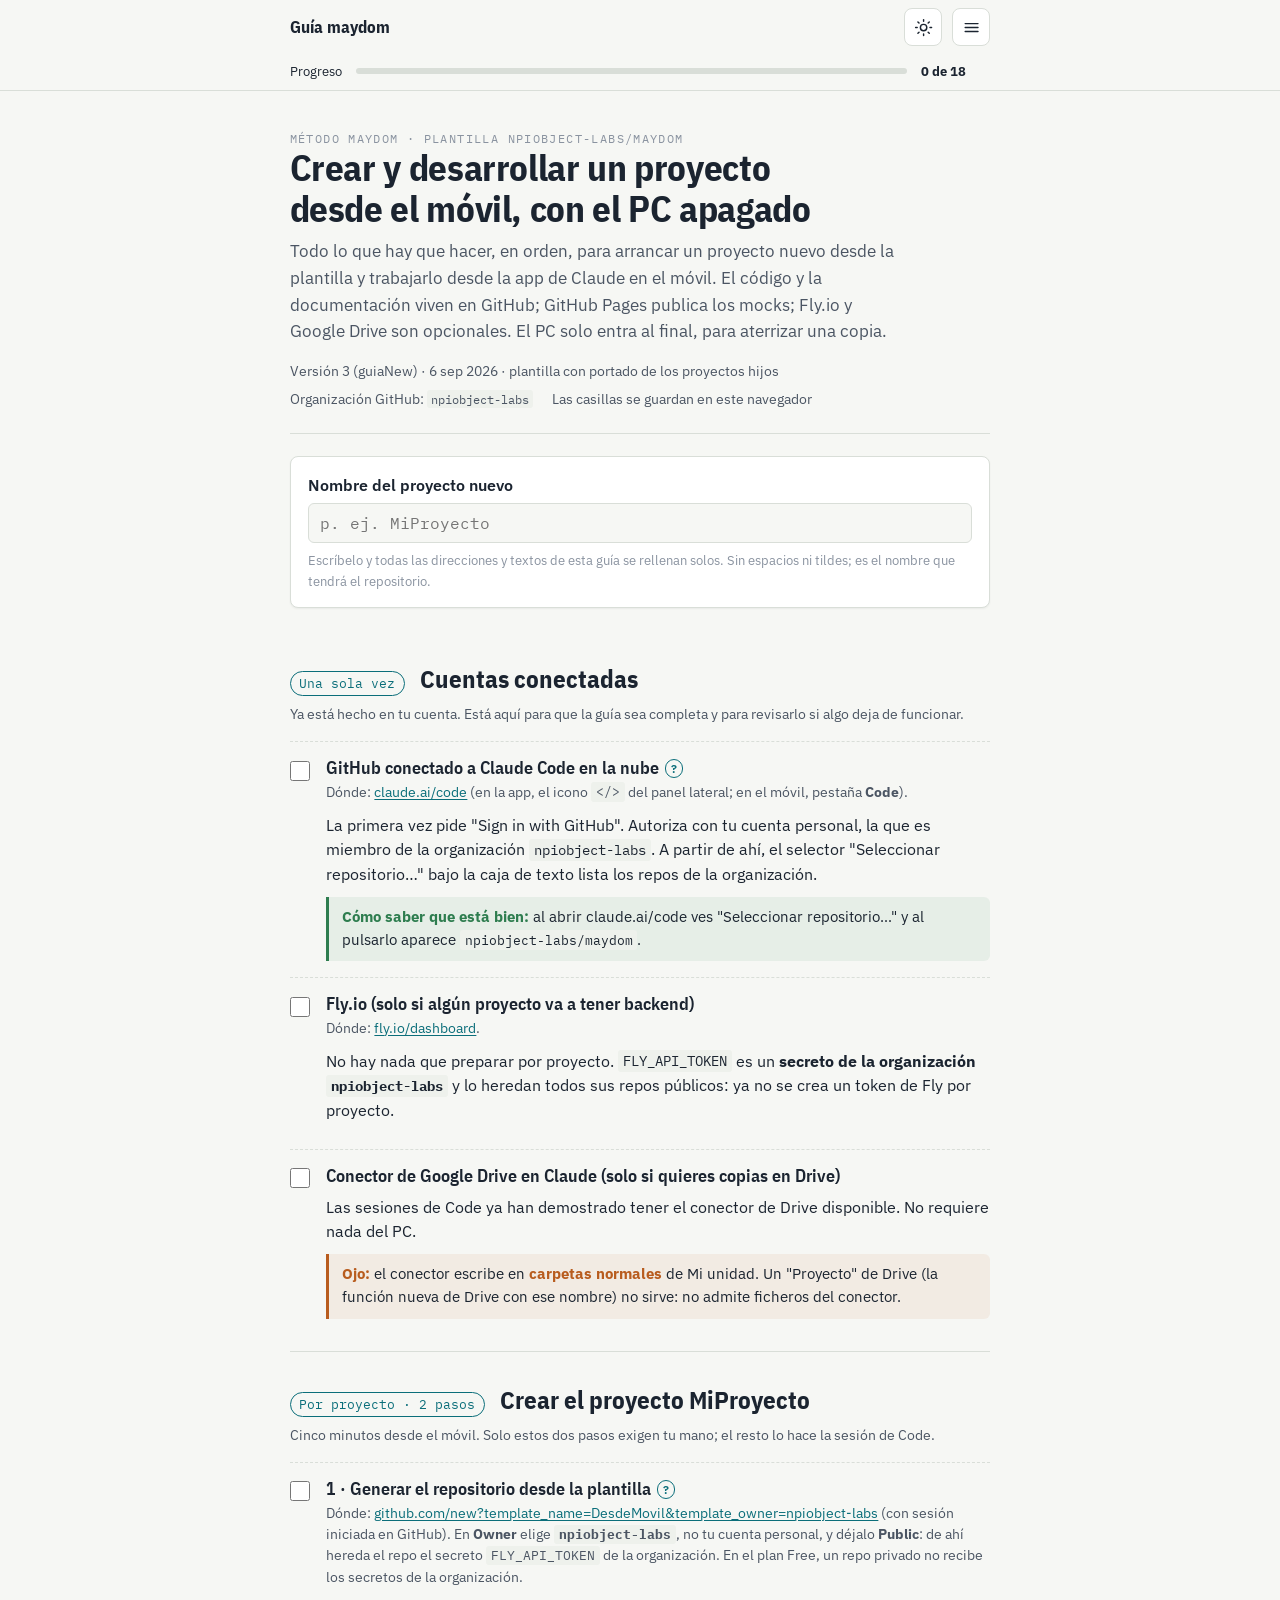
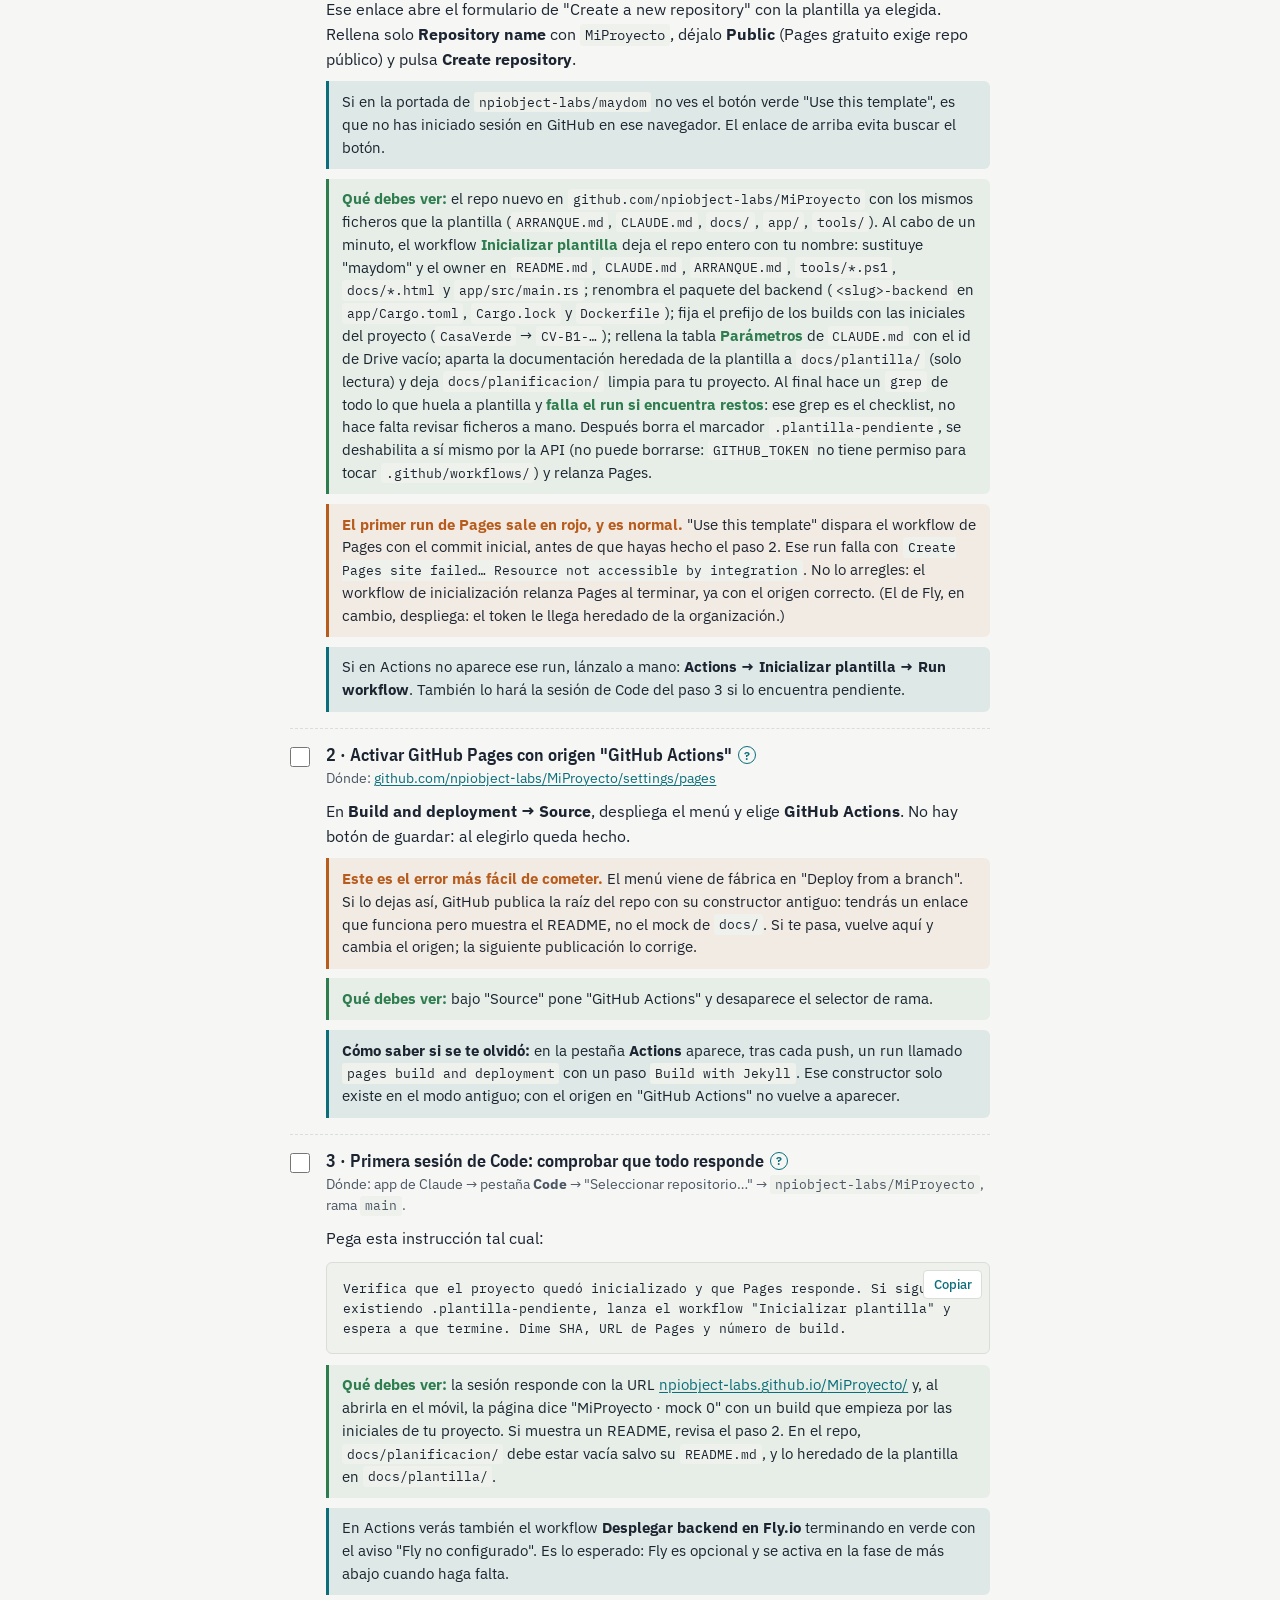
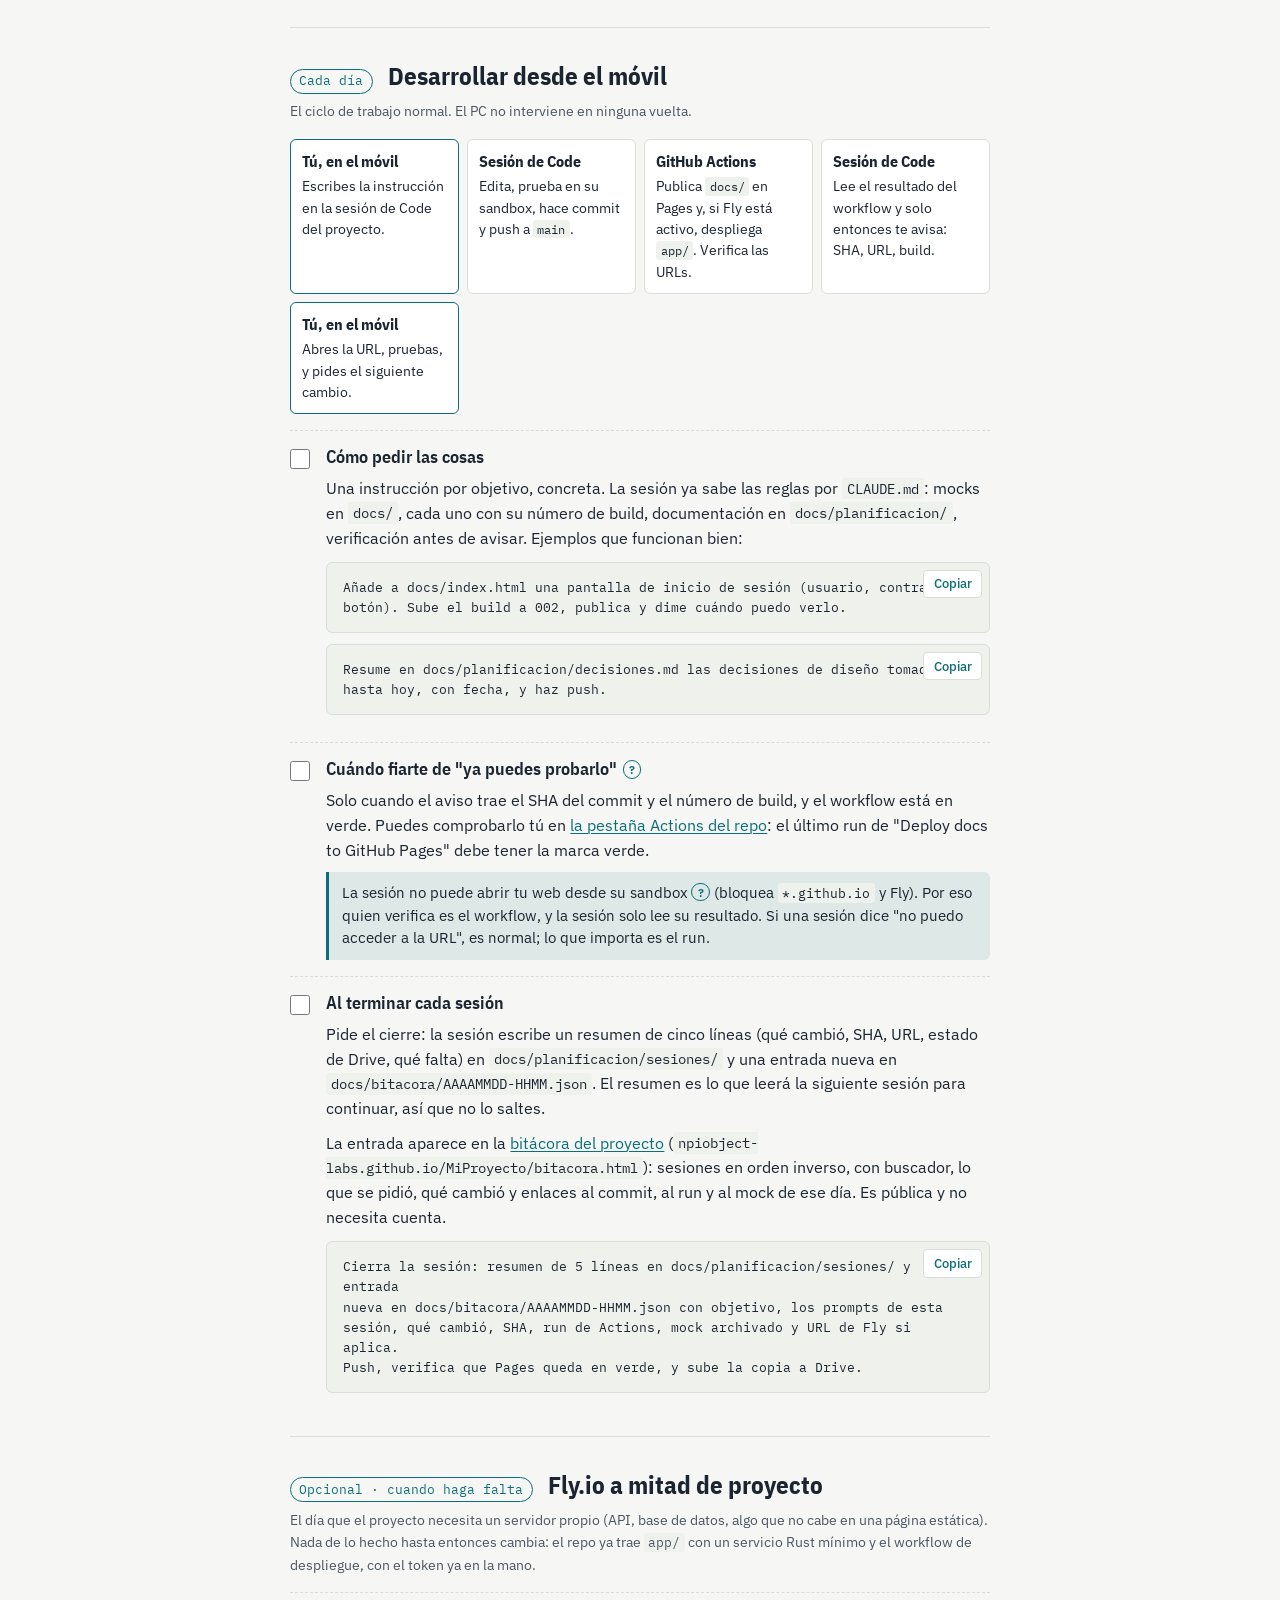
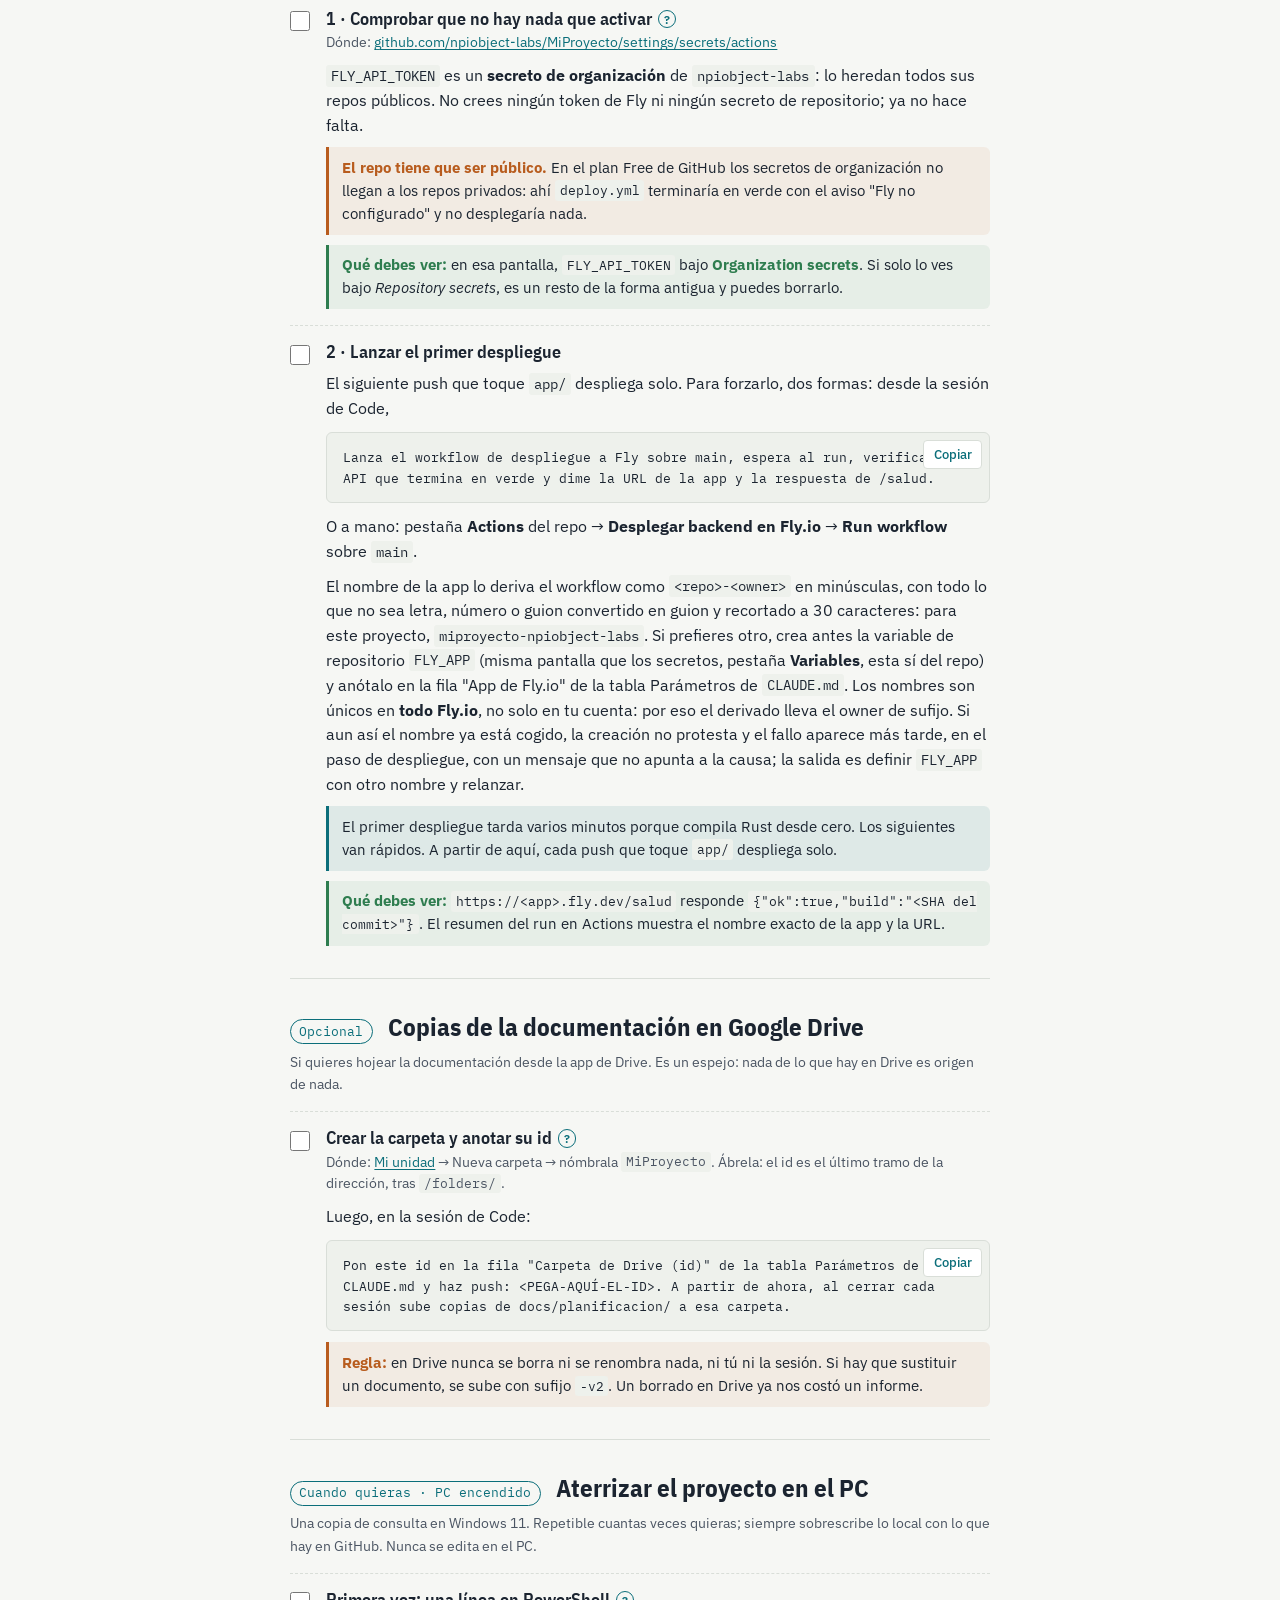
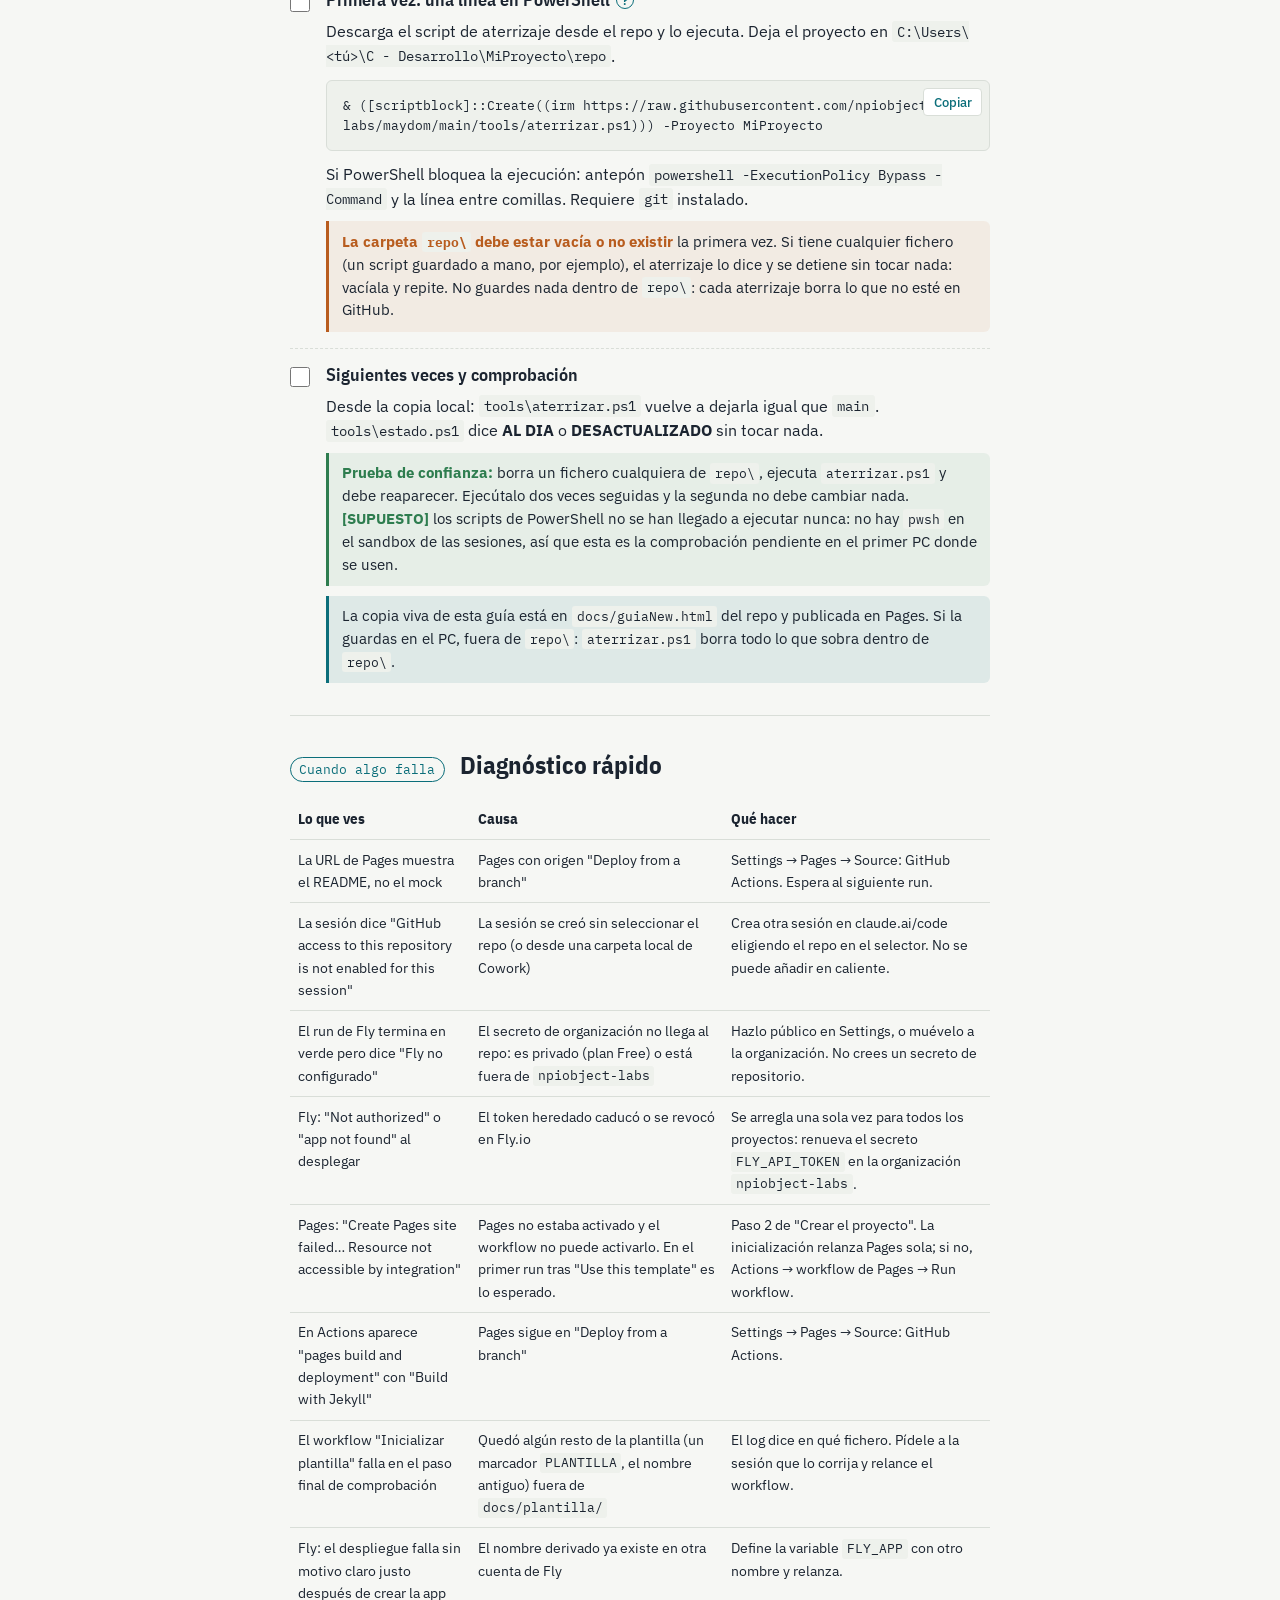
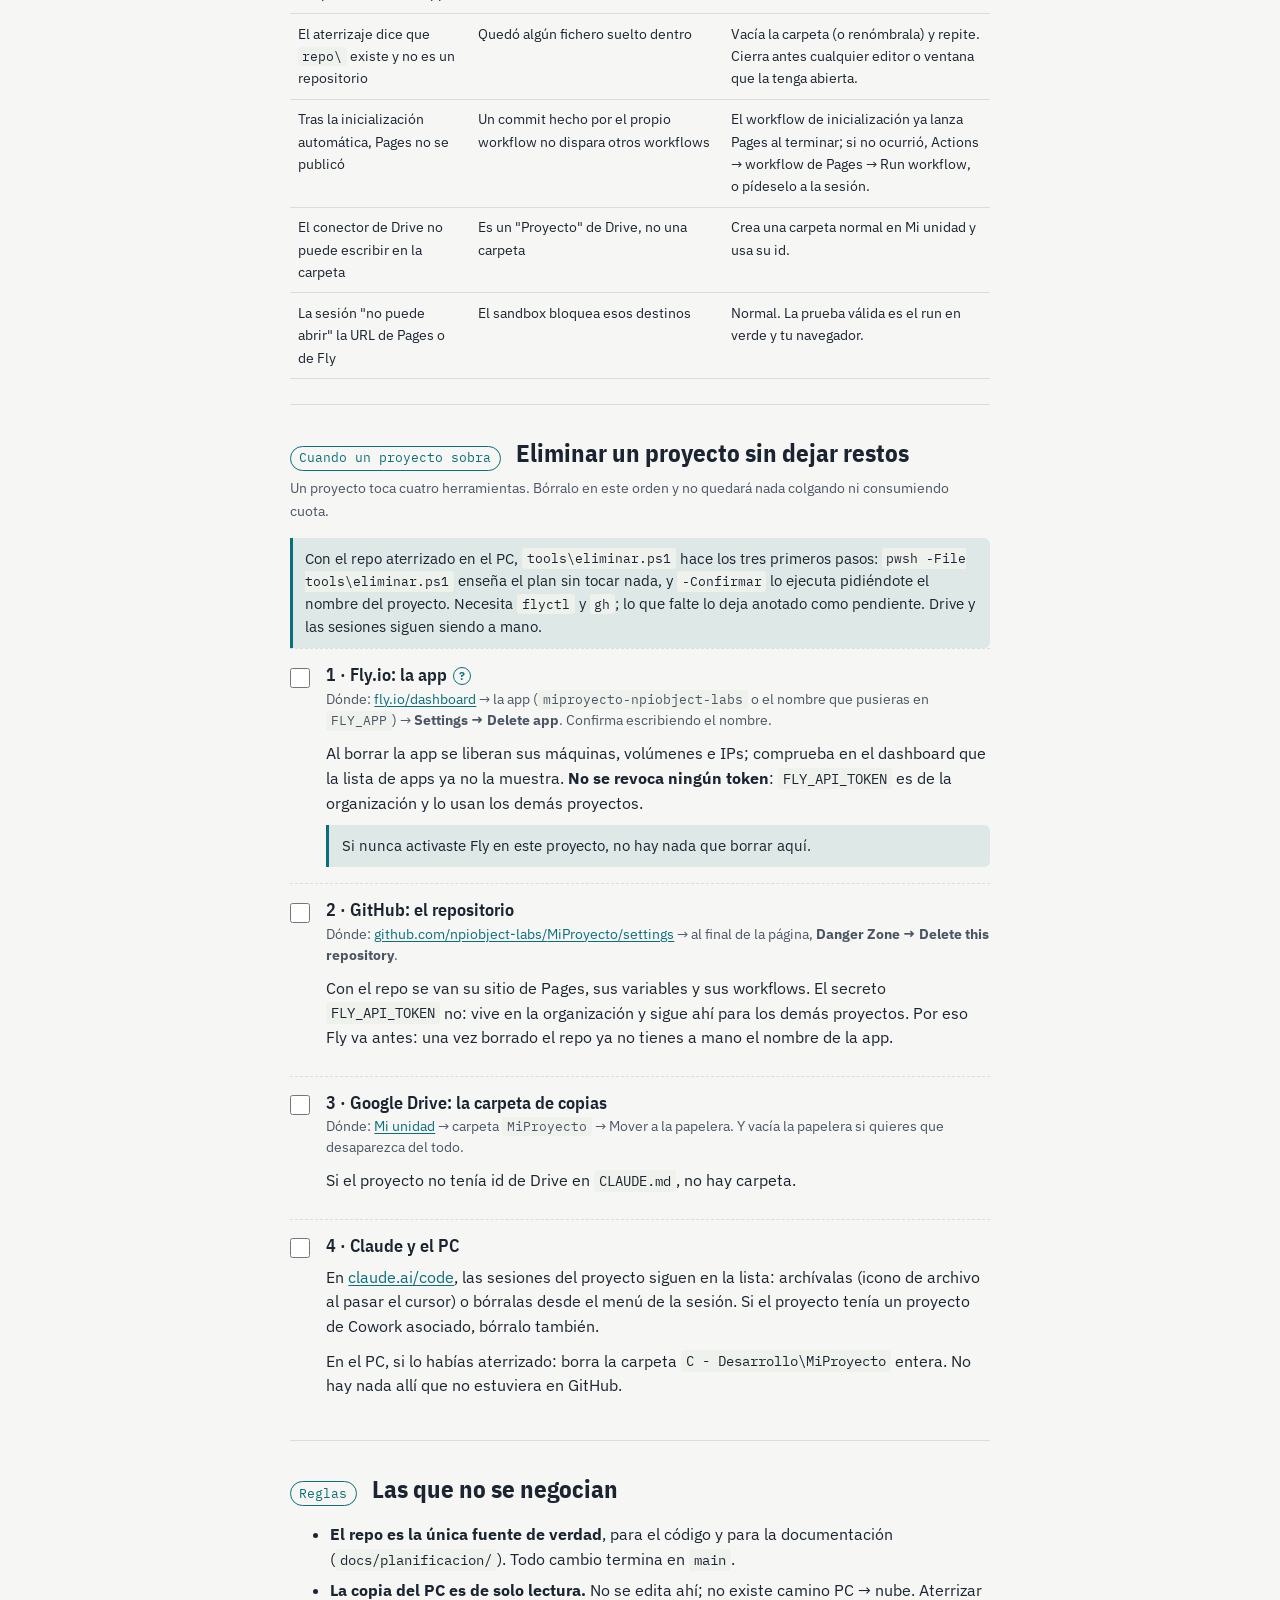
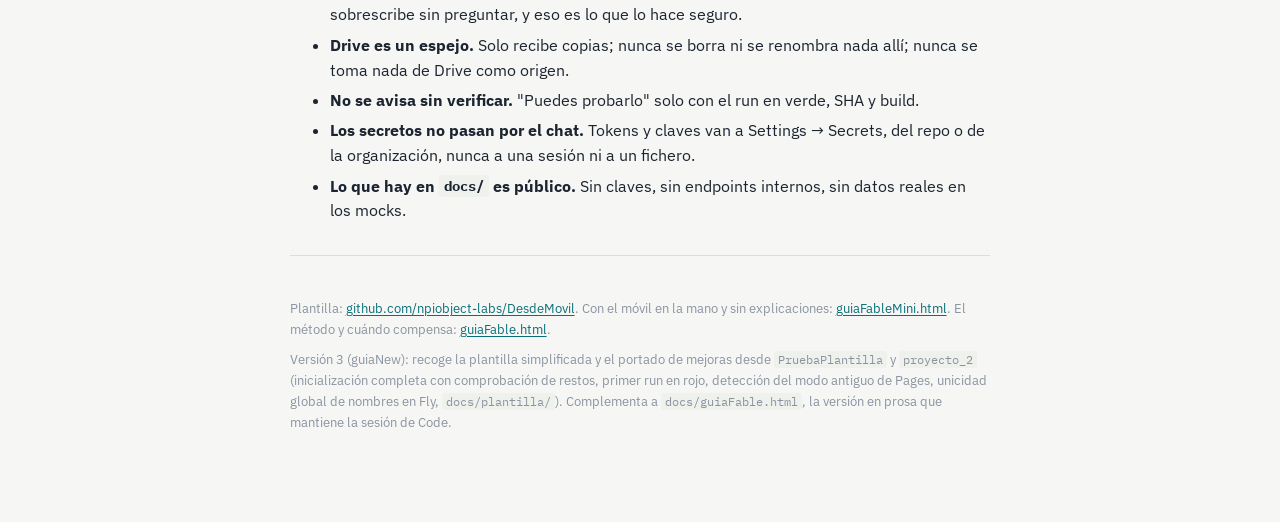
<file: docs/guiaNew.html>
<!doctype html>
<html lang="es">
<head>
<meta charset="utf-8">
<meta name="viewport" content="width=device-width, initial-scale=1">
<meta name="build" content="MA-B1-20260910-009">
<title>Guía maydom</title>
<link rel="stylesheet" href="https://fonts.googleapis.com/css2?family=IBM+Plex+Sans:wght@400;500;600&family=IBM+Plex+Sans+Condensed:wght@600;700&family=IBM+Plex+Mono:wght@400;500&display=swap">
<style>
:root{
  --bg:#F6F7F4; --bg2:#FFFFFF; --ink:#1B2430; --ink2:#4B5563; --mute:#8A93A0;
  --line:#D9DED8; --acc:#0B6E7A; --acc2:#0B6E7A1A; --warn:#B85C1E; --warn2:#B85C1E14;
  --ok:#2E7D4F; --ok2:#2E7D4F14; --code:#EEF1EC; --shadow:0 1px 2px rgba(27,36,48,.06);
  --sans:"IBM Plex Sans",system-ui,-apple-system,"Segoe UI",Roboto,sans-serif;
  --cond:"IBM Plex Sans Condensed","Arial Narrow",var(--sans);
  --mono:"IBM Plex Mono",ui-monospace,SFMono-Regular,Menlo,Consolas,monospace;
}
@media (prefers-color-scheme: dark){
  :root:not([data-theme="light"]){
    --bg:#131A20; --bg2:#1B232B; --ink:#E6EAE7; --ink2:#B7C0C7; --mute:#7F8A94;
    --line:#2C3740; --acc:#4FB3BF; --acc2:#4FB3BF22; --warn:#E08A4C; --warn2:#E08A4C1F;
    --ok:#5FBF87; --ok2:#5FBF871F; --code:#0F151A; --shadow:none;
  }
}
:root[data-theme="dark"]{
  --bg:#131A20; --bg2:#1B232B; --ink:#E6EAE7; --ink2:#B7C0C7; --mute:#7F8A94;
  --line:#2C3740; --acc:#4FB3BF; --acc2:#4FB3BF22; --warn:#E08A4C; --warn2:#E08A4C1F;
  --ok:#5FBF87; --ok2:#5FBF871F; --code:#0F151A; --shadow:none;
}
*{box-sizing:border-box}
html{-webkit-text-size-adjust:100%}
body{margin:0;background:var(--bg);color:var(--ink);font:16px/1.55 var(--sans);}
a{color:var(--acc);text-decoration-thickness:1px;text-underline-offset:2px}
a:focus-visible,button:focus-visible,input:focus-visible,summary:focus-visible{outline:2px solid var(--acc);outline-offset:2px}
.wrap{max-width:46rem;margin:0 auto;padding:0 1.1rem 5rem}
h1,h2,h3{font-family:var(--cond);line-height:1.1;text-wrap:balance;margin:0}
h1{font-size:2.3rem;font-weight:700;letter-spacing:-.01em}
h2{font-size:1.55rem;font-weight:700;margin-top:.2rem}
h3{font-size:1.1rem;font-weight:600}
p{margin:.6rem 0}
.eyebrow{font-family:var(--mono);font-size:.72rem;letter-spacing:.12em;text-transform:uppercase;color:var(--mute)}
.lede{font-size:1.08rem;color:var(--ink2);max-width:38rem}
code{font-family:var(--mono);font-size:.9em;background:var(--code);padding:.1em .35em;border-radius:3px}
pre{font-family:var(--mono);font-size:.84rem;line-height:1.5;background:var(--code);border:1px solid var(--line);border-radius:6px;padding:.9rem 1rem;overflow-x:auto;margin:0;white-space:pre-wrap;word-break:break-word}
.block{position:relative;margin:.7rem 0}
.block .copy{position:absolute;top:.5rem;right:.5rem}
.btn{font:500 .8rem var(--sans);color:var(--acc);background:var(--bg2);border:1px solid var(--line);border-radius:4px;padding:.3rem .6rem;cursor:pointer}
.btn:hover{border-color:var(--acc)}
.btn.small{font-size:.74rem;padding:.2rem .5rem}
/* header */
header{padding:2.4rem 0 1.4rem;border-bottom:1px solid var(--line)}
.meta{display:flex;flex-wrap:wrap;gap:.4rem 1.2rem;margin-top:1rem;font-size:.86rem;color:var(--ink2)}
/* project name */
.setup{background:var(--bg2);border:1px solid var(--line);border-radius:8px;padding:1rem 1.1rem;margin:1.4rem 0;box-shadow:var(--shadow)}
.setup label{display:block;font-weight:600;margin-bottom:.35rem}
.setup .row{display:flex;gap:.6rem;flex-wrap:wrap;align-items:center}
.setup input{font:1rem var(--mono);padding:.55rem .7rem;border:1px solid var(--line);border-radius:6px;background:var(--bg);color:var(--ink);min-width:14rem;flex:1}
.setup small{color:var(--mute);display:block;margin-top:.45rem}
/* progress */
.progress{position:sticky;top:0;z-index:5;background:var(--bg);border-bottom:1px solid var(--line);padding:.55rem 0;display:flex;align-items:center;gap:.9rem;font-size:.86rem}
.bar{flex:1;height:6px;background:var(--line);border-radius:3px;overflow:hidden}
.bar i{display:block;height:100%;width:0;background:var(--acc);transition:width .25s}
.progress b{font-variant-numeric:tabular-nums;white-space:nowrap}
/* phases */
section.phase{padding:2rem 0 1rem;border-bottom:1px solid var(--line);scroll-margin-top:6.2rem}
.phase-head{display:flex;flex-wrap:wrap;gap:.5rem .9rem;align-items:baseline;margin-bottom:.4rem}
.phase-n{font-family:var(--mono);font-size:.8rem;color:var(--acc);border:1px solid var(--acc);border-radius:999px;padding:.1rem .55rem;white-space:nowrap}
.when{font-size:.9rem;color:var(--ink2);margin:.2rem 0 1rem}
/* step */
.step{display:grid;grid-template-columns:1.6rem 1fr;gap:.7rem;padding:1rem 0;border-top:1px dashed var(--line)}
.step:first-of-type{border-top:0}
.step input[type=checkbox]{width:1.25rem;height:1.25rem;margin:.15rem 0 0;accent-color:var(--acc);cursor:pointer}
.step h3{cursor:pointer}
.step.done h3{color:var(--mute);text-decoration:line-through}
.where{font-size:.86rem;color:var(--ink2);margin:.25rem 0 .4rem}
.where code{font-size:.82rem}
.see{margin:.6rem 0 0;padding:.6rem .8rem;border-left:3px solid var(--ok);background:var(--ok2);font-size:.92rem;border-radius:0 6px 6px 0}
.see b{color:var(--ok)}
.warn{margin:.6rem 0 0;padding:.6rem .8rem;border-left:3px solid var(--warn);background:var(--warn2);font-size:.92rem;border-radius:0 6px 6px 0}
.warn b{color:var(--warn)}
.note{margin:.6rem 0 0;padding:.6rem .8rem;border-left:3px solid var(--acc);background:var(--acc2);font-size:.92rem;border-radius:0 6px 6px 0}
details{margin:.7rem 0;border:1px solid var(--line);border-radius:6px;background:var(--bg2)}
summary{cursor:pointer;padding:.6rem .9rem;font-weight:500;font-size:.92rem}
details > div{padding:.2rem .9rem .8rem}
/* cycle diagram */
.cycle{display:grid;grid-template-columns:repeat(auto-fit,minmax(9.5rem,1fr));gap:.5rem;margin:1rem 0}
.cycle div{background:var(--bg2);border:1px solid var(--line);border-radius:6px;padding:.6rem .7rem;font-size:.86rem}
.cycle b{display:block;font-family:var(--cond);font-size:1rem;margin-bottom:.15rem}
.cycle .you{border-color:var(--acc)}
/* fail table */
table{width:100%;border-collapse:collapse;font-size:.9rem;margin:.6rem 0}
th,td{text-align:left;vertical-align:top;padding:.55rem .5rem;border-bottom:1px solid var(--line)}
th{font-family:var(--cond);font-size:.95rem}
.tbl{overflow-x:auto}
.rules li{margin:.35rem 0}
footer{padding:2rem 0 0;font-size:.84rem;color:var(--mute)}
/* topbar */
.topbar{position:sticky;top:0;z-index:20;background:var(--bg);border-bottom:1px solid var(--line)}
.topbar .in{max-width:46rem;margin:0 auto;padding:.5rem 1.1rem;display:flex;align-items:center;gap:.6rem}
.brand{font-family:var(--cond);font-weight:700;font-size:1.05rem;flex:1;white-space:nowrap;overflow:hidden;text-overflow:ellipsis}
.ibtn{display:inline-flex;align-items:center;justify-content:center;width:2.4rem;height:2.4rem;border:1px solid var(--line);border-radius:8px;background:var(--bg2);color:var(--ink);cursor:pointer;padding:0}
.ibtn:hover{border-color:var(--acc);color:var(--acc)}
[hidden]{display:none!important}
.ibtn svg{width:1.2rem;height:1.2rem;fill:none;stroke:currentColor;stroke-width:1.8;stroke-linecap:round;stroke-linejoin:round}
.menu{position:relative;margin:0;border:0;background:transparent}
.menu summary{list-style:none;padding:0}
.menu summary::-webkit-details-marker{display:none}
.menu[open] summary .ibtn{border-color:var(--acc);color:var(--acc)}
.menu-list{padding:.4rem !important;position:absolute;right:0;top:calc(100% + .4rem);min-width:16rem;background:var(--bg2);border:1px solid var(--line);border-radius:10px;box-shadow:0 8px 24px rgba(0,0,0,.18);padding:.4rem;z-index:30}
.menu-list a{display:flex;gap:.6rem;align-items:baseline;padding:.55rem .7rem;border-radius:6px;color:var(--ink);text-decoration:none;font-size:.92rem}
.menu-list a:hover{background:var(--acc2)}
.menu-list a small{font-family:var(--mono);font-size:.68rem;color:var(--mute);min-width:5.2rem}
.menu-list .sep{height:1px;background:var(--line);margin:.3rem .4rem}
.menu-list .done-count{font-family:var(--mono);font-size:.7rem;color:var(--acc);margin-left:auto}
.progress{position:static;border:0;padding:.45rem 1.1rem .55rem;max-width:46rem;margin:0 auto;font-size:.8rem}
.sub{font-size:.78rem;color:var(--mute);margin-left:.6rem;white-space:nowrap}
/* help */
.help{display:inline-flex;align-items:center;justify-content:center;width:1.15rem;height:1.15rem;border-radius:50%;border:1px solid var(--acc);color:var(--acc);background:transparent;font:600 .72rem var(--sans);cursor:pointer;vertical-align:.1em;margin-left:.2rem;padding:0;position:relative}
.help:hover,.help.open{background:var(--acc);color:#fff}
.tip{display:none;position:absolute;left:50%;transform:translateX(-50%);top:calc(100% + .5rem);width:min(20rem,80vw);background:var(--ink);color:var(--bg);font:400 .82rem/1.45 var(--sans);padding:.6rem .75rem;border-radius:8px;text-align:left;z-index:40;box-shadow:0 6px 20px rgba(0,0,0,.25)}
.help.open .tip{display:block}
.tip::before{content:"";position:absolute;top:-.4rem;left:50%;transform:translateX(-50%);border:.4rem solid transparent;border-top:0;border-bottom-color:var(--ink)}
.step h3 .help{margin-left:.35rem}
.hidden-done .step.done{display:none}
.topbar .toggle-done{font:500 .72rem var(--sans)}
@media (max-width:520px){.brand{font-size:.95rem}.phase-head{flex-direction:column;align-items:flex-start}.menu-list{min-width:17.5rem}.tip{left:auto;right:0;transform:none}.tip::before{left:auto;right:.4rem;transform:none}}
@media (max-width:520px){h1{font-size:1.9rem}.wrap{padding:0 .9rem 4rem}.step{gap:.55rem}}
@media (prefers-reduced-motion: reduce){.bar i{transition:none}}
</style>
</head>
<body>
<div class="topbar">
  <div class="in">
    <span class="brand">Guía maydom</span>
    <button class="ibtn" id="theme" type="button" aria-label="Cambiar tema" title="Tema: automático">
      <svg id="ico-sun" viewBox="0 0 24 24"><circle cx="12" cy="12" r="4"/><path d="M12 2v2M12 20v2M4.9 4.9l1.4 1.4M17.7 17.7l1.4 1.4M2 12h2M20 12h2M4.9 19.1l1.4-1.4M17.7 6.3l1.4-1.4"/></svg>
      <svg id="ico-moon" viewBox="0 0 24 24" hidden><path d="M21 12.8A9 9 0 1 1 11.2 3a7 7 0 0 0 9.8 9.8z"/></svg>
      <svg id="ico-auto" viewBox="0 0 24 24" hidden><circle cx="12" cy="12" r="9"/><path d="M12 3a9 9 0 0 1 0 18z" fill="currentColor" stroke="none"/></svg>
    </button>
    <details class="menu" id="menu">
      <summary><span class="ibtn" role="button" aria-label="Menú de fases"><svg viewBox="0 0 24 24"><path d="M4 7h16M4 12h16M4 17h16"/></svg></span></summary>
      <div class="menu-list" id="menu-list">
        <a href="#f0"><small>una vez</small>Cuentas conectadas</a>
        <a href="#f1"><small>2 pasos</small>Crear el proyecto</a>
        <a href="#f2"><small>cada día</small>Desarrollar desde el móvil</a>
        <a href="#f3"><small>opcional</small>Fly.io a mitad de proyecto</a>
        <a href="#f4"><small>opcional</small>Copias en Google Drive</a>
        <a href="#f5"><small>PC</small>Aterrizar en el PC</a>
        <a href="#f8"><small>borrar</small>Eliminar un proyecto</a>
        <div class="sep"></div>
        <a href="#f6"><small>ayuda</small>Diagnóstico rápido</a>
        <a href="#f7"><small>reglas</small>Las que no se negocian</a>
        <div class="sep"></div>
        <a href="#" id="toggle-done"><small>vista</small><span id="toggle-done-txt">Ocultar pasos hechos</span></a>
        <a href="#" id="reset"><small>vista</small>Reiniciar casillas</a>
      </div>
    </details>
  </div>
  <div class="progress"><span>Progreso</span><div class="bar"><i id="bar"></i></div><b id="count">0 de 0</b><span class="sub" id="pn-echo"></span></div>
</div>

<div class="wrap">
<header>
  <div class="eyebrow">Método maydom · plantilla npiobject-labs/maydom</div>
  <h1>Crear y desarrollar un proyecto desde el móvil, con el PC apagado</h1>
  <p class="lede">Todo lo que hay que hacer, en orden, para arrancar un proyecto nuevo desde la plantilla y trabajarlo desde la app de Claude en el móvil. El código y la documentación viven en GitHub; GitHub Pages publica los mocks; Fly.io y Google Drive son opcionales. El PC solo entra al final, para aterrizar una copia.</p>
  <div class="meta">
    <span>Versión 3 (guiaNew) · 6 sep 2026 · plantilla con portado de los proyectos hijos</span>
    <span>Organización GitHub: <code>npiobject-labs</code></span>
    <span>Las casillas se guardan en este navegador</span>
  </div>
</header>

<div class="setup">
  <label for="pn">Nombre del proyecto nuevo</label>
  <div class="row">
    <input id="pn" placeholder="p. ej. MiProyecto" autocomplete="off" spellcheck="false">
  </div>
  <small>Escríbelo y todas las direcciones y textos de esta guía se rellenan solos. Sin espacios ni tildes; es el nombre que tendrá el repositorio.</small>
</div>

<!-- FASE 0 -->
<section class="phase" id="f0">
  <div class="phase-head"><span class="phase-n">Una sola vez</span><h2>Cuentas conectadas</h2></div>
  <p class="when">Ya está hecho en tu cuenta. Está aquí para que la guía sea completa y para revisarlo si algo deja de funcionar.</p>

  <div class="step" data-id="c1"><input type="checkbox"><div>
    <h3>GitHub conectado a Claude Code en la nube<button class="help" type="button" aria-label="Ayuda">?<span class="tip">Claude Code en la nube es la versión de Claude que trabaja sobre un repositorio de GitHub en un servidor de Anthropic. Se maneja desde claude.ai/code o desde la pestaña Code de la app del móvil, y sigue funcionando con el PC apagado.</span></button></h3>
    <p class="where">Dónde: <a href="https://claude.ai/code" target="_blank" rel="noopener">claude.ai/code</a> (en la app, el icono <code>&lt;/&gt;</code> del panel lateral; en el móvil, pestaña <b>Code</b>).</p>
    <p>La primera vez pide "Sign in with GitHub". Autoriza con tu cuenta personal, la que es miembro de la organización <code>npiobject-labs</code>. A partir de ahí, el selector "Seleccionar repositorio…" bajo la caja de texto lista los repos de la organización.</p>
    <p class="see"><b>Cómo saber que está bien:</b> al abrir claude.ai/code ves "Seleccionar repositorio…" y al pulsarlo aparece <code>npiobject-labs/maydom</code>.</p>
  </div></div>

  <div class="step" data-id="c2"><input type="checkbox"><div>
    <h3>Fly.io (solo si algún proyecto va a tener backend)</h3>
    <p class="where">Dónde: <a href="https://fly.io/dashboard" target="_blank" rel="noopener">fly.io/dashboard</a>.</p>
    <p>No hay nada que preparar por proyecto. <code>FLY_API_TOKEN</code> es un <b>secreto de la organización <code>npiobject-labs</code></b> y lo heredan todos sus repos públicos: ya no se crea un token de Fly por proyecto.</p>
  </div></div>

  <div class="step" data-id="c3"><input type="checkbox"><div>
    <h3>Conector de Google Drive en Claude (solo si quieres copias en Drive)</h3>
    <p>Las sesiones de Code ya han demostrado tener el conector de Drive disponible. No requiere nada del PC.</p>
    <p class="warn"><b>Ojo:</b> el conector escribe en <b>carpetas normales</b> de Mi unidad. Un "Proyecto" de Drive (la función nueva de Drive con ese nombre) no sirve: no admite ficheros del conector.</p>
  </div></div>
</section>

<!-- FASE 1 -->
<section class="phase" id="f1">
  <div class="phase-head"><span class="phase-n">Por proyecto · 2 pasos</span><h2>Crear el proyecto <span class="P"></span></h2></div>
  <p class="when">Cinco minutos desde el móvil. Solo estos dos pasos exigen tu mano; el resto lo hace la sesión de Code.</p>

  <div class="step" data-id="p1"><input type="checkbox"><div>
    <h3>1 · Generar el repositorio desde la plantilla<button class="help" type="button" aria-label="Ayuda">?<span class="tip">Una plantilla de GitHub es un repositorio marcado como "template". Al generar uno nuevo desde ella se copian todos sus ficheros, sin historial, y el nuevo repo es tuyo por completo.</span></button></h3>
    <p class="where">Dónde: <a class="L" data-href="https://github.com/new?template_name=DesdeMovil&template_owner=npiobject-labs" href="https://github.com/new?template_name=DesdeMovil&template_owner=npiobject-labs" target="_blank" rel="noopener">github.com/new?template_name=DesdeMovil&amp;template_owner=npiobject-labs</a> (con sesión iniciada en GitHub). En <b>Owner</b> elige <b><code>npiobject-labs</code></b>, no tu cuenta personal, y déjalo <b>Public</b>: de ahí hereda el repo el secreto <code>FLY_API_TOKEN</code> de la organización. En el plan Free, un repo privado no recibe los secretos de la organización.</p>
    <p>Ese enlace abre el formulario de "Create a new repository" con la plantilla ya elegida. Rellena solo <b>Repository name</b> con <code class="P">MiProyecto</code>, déjalo <b>Public</b> (Pages gratuito exige repo público) y pulsa <b>Create repository</b>.</p>
    <p class="note">Si en la portada de <code>npiobject-labs/maydom</code> no ves el botón verde "Use this template", es que no has iniciado sesión en GitHub en ese navegador. El enlace de arriba evita buscar el botón.</p>
    <p class="see"><b>Qué debes ver:</b> el repo nuevo en <code>github.com/npiobject-labs/<span class="P">MiProyecto</span></code> con los mismos ficheros que la plantilla (<code>ARRANQUE.md</code>, <code>CLAUDE.md</code>, <code>docs/</code>, <code>app/</code>, <code>tools/</code>). Al cabo de un minuto, el workflow <b>Inicializar plantilla</b> deja el repo entero con tu nombre: sustituye "maydom" y el owner en <code>README.md</code>, <code>CLAUDE.md</code>, <code>ARRANQUE.md</code>, <code>tools/*.ps1</code>, <code>docs/*.html</code> y <code>app/src/main.rs</code>; renombra el paquete del backend (<code>&lt;slug&gt;-backend</code> en <code>app/Cargo.toml</code>, <code>Cargo.lock</code> y <code>Dockerfile</code>); fija el prefijo de los builds con las iniciales del proyecto (<code>CasaVerde</code> → <code>CV-B1-…</code>); rellena la tabla <b>Parámetros</b> de <code>CLAUDE.md</code> con el id de Drive vacío; aparta la documentación heredada de la plantilla a <code>docs/plantilla/</code> (solo lectura) y deja <code>docs/planificacion/</code> limpia para tu proyecto. Al final hace un <code>grep</code> de todo lo que huela a plantilla y <b>falla el run si encuentra restos</b>: ese grep es el checklist, no hace falta revisar ficheros a mano. Después borra el marcador <code>.plantilla-pendiente</code>, se deshabilita a sí mismo por la API (no puede borrarse: <code>GITHUB_TOKEN</code> no tiene permiso para tocar <code>.github/workflows/</code>) y relanza Pages.</p>
    <p class="warn"><b>El primer run de Pages sale en rojo, y es normal.</b> "Use this template" dispara el workflow de Pages con el commit inicial, antes de que hayas hecho el paso 2. Ese run falla con <code>Create Pages site failed… Resource not accessible by integration</code>. No lo arregles: el workflow de inicialización relanza Pages al terminar, ya con el origen correcto. (El de Fly, en cambio, despliega: el token le llega heredado de la organización.)</p>
    <p class="note">Si en Actions no aparece ese run, lánzalo a mano: <b>Actions → Inicializar plantilla → Run workflow</b>. También lo hará la sesión de Code del paso 3 si lo encuentra pendiente.</p>
  </div></div>

  <div class="step" data-id="p2"><input type="checkbox"><div>
    <h3>2 · Activar GitHub Pages con origen "GitHub Actions"<button class="help" type="button" aria-label="Ayuda">?<span class="tip">GitHub Pages publica una carpeta del repo como web pública. El "origen" dice quién la construye: con "GitHub Actions" es nuestro workflow el que publica docs/; con "Deploy from a branch" lo hace GitHub a su manera y saca el README.</span></button></h3>
    <p class="where">Dónde: <a class="L" data-href="https://github.com/npiobject-labs/{P}/settings/pages" href="https://github.com/npiobject-labs/MiProyecto/settings/pages" target="_blank" rel="noopener">github.com/npiobject-labs/<span class="P">MiProyecto</span>/settings/pages</a></p>
    <p>En <b>Build and deployment → Source</b>, despliega el menú y elige <b>GitHub Actions</b>. No hay botón de guardar: al elegirlo queda hecho.</p>
    <p class="warn"><b>Este es el error más fácil de cometer.</b> El menú viene de fábrica en "Deploy from a branch". Si lo dejas así, GitHub publica la raíz del repo con su constructor antiguo: tendrás un enlace que funciona pero muestra el README, no el mock de <code>docs/</code>. Si te pasa, vuelve aquí y cambia el origen; la siguiente publicación lo corrige.</p>
    <p class="see"><b>Qué debes ver:</b> bajo "Source" pone "GitHub Actions" y desaparece el selector de rama.</p>
    <p class="note"><b>Cómo saber si se te olvidó:</b> en la pestaña <b>Actions</b> aparece, tras cada push, un run llamado <code>pages build and deployment</code> con un paso <code>Build with Jekyll</code>. Ese constructor solo existe en el modo antiguo; con el origen en "GitHub Actions" no vuelve a aparecer.</p>
  </div></div>

  <div class="step" data-id="p3"><input type="checkbox"><div>
    <h3>3 · Primera sesión de Code: comprobar que todo responde<button class="help" type="button" aria-label="Ayuda">?<span class="tip">Una sesión es una conversación de Claude Code ligada a un repositorio concreto. Cada vez que empiezas una eliges el repo en el selector; no se puede cambiar después.</span></button></h3>
    <p class="where">Dónde: app de Claude → pestaña <b>Code</b> → "Seleccionar repositorio…" → <code>npiobject-labs/<span class="P">MiProyecto</span></code>, rama <code>main</code>.</p>
    <p>Pega esta instrucción tal cual:</p>
    <div class="block"><pre id="t1">Verifica que el proyecto quedó inicializado y que Pages responde. Si sigue existiendo .plantilla-pendiente, lanza el workflow "Inicializar plantilla" y espera a que termine. Dime SHA, URL de Pages y número de build.</pre><button class="btn copy" data-for="t1">Copiar</button></div>
    <p class="see"><b>Qué debes ver:</b> la sesión responde con la URL <a class="L" data-href="https://npiobject-labs.github.io/{P}/" href="https://npiobject-labs.github.io/MiProyecto/" target="_blank" rel="noopener">npiobject-labs.github.io/<span class="P">MiProyecto</span>/</a> y, al abrirla en el móvil, la página dice "<span class="P">MiProyecto</span> · mock 0" con un build que empieza por las iniciales de tu proyecto. Si muestra un README, revisa el paso 2. En el repo, <code>docs/planificacion/</code> debe estar vacía salvo su <code>README.md</code>, y lo heredado de la plantilla en <code>docs/plantilla/</code>.</p>
    <p class="note">En Actions verás también el workflow <b>Desplegar backend en Fly.io</b> terminando en verde con el aviso "Fly no configurado". Es lo esperado: Fly es opcional y se activa en la fase de más abajo cuando haga falta.</p>
  </div></div>
</section>

<!-- FASE 2 -->
<section class="phase" id="f2">
  <div class="phase-head"><span class="phase-n">Cada día</span><h2>Desarrollar desde el móvil</h2></div>
  <p class="when">El ciclo de trabajo normal. El PC no interviene en ninguna vuelta.</p>

  <div class="cycle">
    <div class="you"><b>Tú, en el móvil</b>Escribes la instrucción en la sesión de Code del proyecto.</div>
    <div><b>Sesión de Code</b>Edita, prueba en su sandbox, hace commit y push a <code>main</code>.</div>
    <div><b>GitHub Actions</b>Publica <code>docs/</code> en Pages y, si Fly está activo, despliega <code>app/</code>. Verifica las URLs.</div>
    <div><b>Sesión de Code</b>Lee el resultado del workflow y solo entonces te avisa: SHA, URL, build.</div>
    <div class="you"><b>Tú, en el móvil</b>Abres la URL, pruebas, y pides el siguiente cambio.</div>
  </div>

  <div class="step" data-id="d1"><input type="checkbox"><div>
    <h3>Cómo pedir las cosas</h3>
    <p>Una instrucción por objetivo, concreta. La sesión ya sabe las reglas por <code>CLAUDE.md</code>: mocks en <code>docs/</code>, cada uno con su número de build, documentación en <code>docs/planificacion/</code>, verificación antes de avisar. Ejemplos que funcionan bien:</p>
    <div class="block"><pre id="t2">Añade a docs/index.html una pantalla de inicio de sesión (usuario, contraseña, botón). Sube el build a 002, publica y dime cuándo puedo verlo.</pre><button class="btn copy" data-for="t2">Copiar</button></div>
    <div class="block"><pre id="t3">Resume en docs/planificacion/decisiones.md las decisiones de diseño tomadas hasta hoy, con fecha, y haz push.</pre><button class="btn copy" data-for="t3">Copiar</button></div>
  </div></div>

  <div class="step" data-id="d2"><input type="checkbox"><div>
    <h3>Cuándo fiarte de "ya puedes probarlo"<button class="help" type="button" aria-label="Ayuda">?<span class="tip">SHA: identificador de 40 caracteres (se citan los 7 primeros) del commit exacto que se ha publicado. Build: número que lleva cada mock en su etiqueta meta, para saber de un vistazo qué versión estás viendo. Run: una ejecución de un workflow, con su marca verde o roja.</span></button></h3>
    <p>Solo cuando el aviso trae el SHA del commit y el número de build, y el workflow está en verde. Puedes comprobarlo tú en <a class="L" data-href="https://github.com/npiobject-labs/{P}/actions" href="https://github.com/npiobject-labs/MiProyecto/actions" target="_blank" rel="noopener">la pestaña Actions del repo</a>: el último run de "Deploy docs to GitHub Pages" debe tener la marca verde.</p>
    <p class="note">La sesión no puede abrir tu web desde su sandbox<button class="help" type="button" aria-label="Ayuda">?<span class="tip">El sandbox es el entorno aislado donde trabaja la sesión de Code. Tiene salida a GitHub, pero no a tu web publicada ni a Fly. No es un fallo: es la política de red de ese entorno.</span></button> (bloquea <code>*.github.io</code> y Fly). Por eso quien verifica es el workflow, y la sesión solo lee su resultado. Si una sesión dice "no puedo acceder a la URL", es normal; lo que importa es el run.</p>
  </div></div>

  <div class="step" data-id="d3"><input type="checkbox"><div>
    <h3>Al terminar cada sesión</h3>
    <p>Pide el cierre: la sesión escribe un resumen de cinco líneas (qué cambió, SHA, URL, estado de Drive, qué falta) en <code>docs/planificacion/sesiones/</code> y una entrada nueva en <code>docs/bitacora/AAAAMMDD-HHMM.json</code>. El resumen es lo que leerá la siguiente sesión para continuar, así que no lo saltes.</p>
    <p>La entrada aparece en la <a class="L" data-href="https://npiobject-labs.github.io/{P}/bitacora.html" href="https://npiobject-labs.github.io/MiProyecto/bitacora.html" target="_blank" rel="noopener">bitácora del proyecto</a> (<code>npiobject-labs.github.io/<span class="P">MiProyecto</span>/bitacora.html</code>): sesiones en orden inverso, con buscador, lo que se pidió, qué cambió y enlaces al commit, al run y al mock de ese día. Es pública y no necesita cuenta.</p>
    <div class="block"><pre id="t4">Cierra la sesión: resumen de 5 líneas en docs/planificacion/sesiones/ y entrada
nueva en docs/bitacora/AAAAMMDD-HHMM.json con objetivo, los prompts de esta
sesión, qué cambió, SHA, run de Actions, mock archivado y URL de Fly si aplica.
Push, verifica que Pages queda en verde, y sube la copia a Drive.</pre><button class="btn copy" data-for="t4">Copiar</button></div>
  </div></div>
</section>

<!-- FASE 3 -->
<section class="phase" id="f3">
  <div class="phase-head"><span class="phase-n">Opcional · cuando haga falta</span><h2>Fly.io a mitad de proyecto</h2></div>
  <p class="when">El día que el proyecto necesita un servidor propio (API, base de datos, algo que no cabe en una página estática). Nada de lo hecho hasta entonces cambia: el repo ya trae <code>app/</code> con un servicio Rust mínimo y el workflow de despliegue, con el token ya en la mano.</p>

  <div class="step" data-id="y1"><input type="checkbox"><div>
    <h3>1 · Comprobar que no hay nada que activar<button class="help" type="button" aria-label="Ayuda">?<span class="tip">Un secreto de organización es una clave guardada una sola vez en la organización de GitHub, que todos sus repos pueden usar sin copiarla. Solo la ve el workflow, nunca aparece en los logs.</span></button></h3>
    <p class="where">Dónde: <a class="L" data-href="https://github.com/npiobject-labs/{P}/settings/secrets/actions" href="https://github.com/npiobject-labs/MiProyecto/settings/secrets/actions" target="_blank" rel="noopener">github.com/npiobject-labs/<span class="P">MiProyecto</span>/settings/secrets/actions</a></p>
    <p><code>FLY_API_TOKEN</code> es un <b>secreto de organización</b> de <code>npiobject-labs</code>: lo heredan todos sus repos públicos. No crees ningún token de Fly ni ningún secreto de repositorio; ya no hace falta.</p>
    <p class="warn"><b>El repo tiene que ser público.</b> En el plan Free de GitHub los secretos de organización no llegan a los repos privados: ahí <code>deploy.yml</code> terminaría en verde con el aviso "Fly no configurado" y no desplegaría nada.</p>
    <p class="see"><b>Qué debes ver:</b> en esa pantalla, <code>FLY_API_TOKEN</code> bajo <b>Organization secrets</b>. Si solo lo ves bajo <i>Repository secrets</i>, es un resto de la forma antigua y puedes borrarlo.</p>
  </div></div>

  <div class="step" data-id="y3"><input type="checkbox"><div>
    <h3>2 · Lanzar el primer despliegue</h3>
    <p>El siguiente push que toque <code>app/</code> despliega solo. Para forzarlo, dos formas: desde la sesión de Code,</p>
    <div class="block"><pre id="t5">Lanza el workflow de despliegue a Fly sobre main, espera al run, verifica por API que termina en verde y dime la URL de la app y la respuesta de /salud.</pre><button class="btn copy" data-for="t5">Copiar</button></div>
    <p>O a mano: pestaña <b>Actions</b> del repo → <b>Desplegar backend en Fly.io</b> → <b>Run workflow</b> sobre <code>main</code>.</p>
    <p>El nombre de la app lo deriva el workflow como <code>&lt;repo&gt;-&lt;owner&gt;</code> en minúsculas, con todo lo que no sea letra, número o guion convertido en guion y recortado a 30 caracteres: para este proyecto, <code><span class="Pl">miproyecto</span>-npiobject-labs</code>. Si prefieres otro, crea antes la variable de repositorio <code>FLY_APP</code> (misma pantalla que los secretos, pestaña <b>Variables</b>, esta sí del repo) y anótalo en la fila "App de Fly.io" de la tabla Parámetros de <code>CLAUDE.md</code>. Los nombres son únicos en <b>todo Fly.io</b>, no solo en tu cuenta: por eso el derivado lleva el owner de sufijo. Si aun así el nombre ya está cogido, la creación no protesta y el fallo aparece más tarde, en el paso de despliegue, con un mensaje que no apunta a la causa; la salida es definir <code>FLY_APP</code> con otro nombre y relanzar.</p>
    <p class="note">El primer despliegue tarda varios minutos porque compila Rust desde cero. Los siguientes van rápidos. A partir de aquí, cada push que toque <code>app/</code> despliega solo.</p>
    <p class="see"><b>Qué debes ver:</b> <code>https://&lt;app&gt;.fly.dev/salud</code> responde <code>{"ok":true,"build":"&lt;SHA del commit&gt;"}</code>. El resumen del run en Actions muestra el nombre exacto de la app y la URL.</p>
  </div></div>
</section>

<!-- FASE 4 -->
<section class="phase" id="f4">
  <div class="phase-head"><span class="phase-n">Opcional</span><h2>Copias de la documentación en Google Drive</h2></div>
  <p class="when">Si quieres hojear la documentación desde la app de Drive. Es un espejo: nada de lo que hay en Drive es origen de nada.</p>

  <div class="step" data-id="g1"><input type="checkbox"><div>
    <h3>Crear la carpeta y anotar su id<button class="help" type="button" aria-label="Ayuda">?<span class="tip">Drive es un espejo: recibe copias de lo que ya está en el repo para que las hojees desde la app de Drive. Nada de lo que hay en Drive se usa como origen, y nunca se borra ni se renombra allí.</span></button></h3>
    <p class="where">Dónde: <a href="https://drive.google.com/drive/my-drive" target="_blank" rel="noopener">Mi unidad</a> → Nueva carpeta → nómbrala <code class="P">MiProyecto</code>. Ábrela: el id es el último tramo de la dirección, tras <code>/folders/</code>.</p>
    <p>Luego, en la sesión de Code:</p>
    <div class="block"><pre id="t6">Pon este id en la fila "Carpeta de Drive (id)" de la tabla Parámetros de CLAUDE.md y haz push: &lt;PEGA-AQUÍ-EL-ID&gt;. A partir de ahora, al cerrar cada sesión sube copias de docs/planificacion/ a esa carpeta.</pre><button class="btn copy" data-for="t6">Copiar</button></div>
    <p class="warn"><b>Regla:</b> en Drive nunca se borra ni se renombra nada, ni tú ni la sesión. Si hay que sustituir un documento, se sube con sufijo <code>-v2</code>. Un borrado en Drive ya nos costó un informe.</p>
  </div></div>
</section>

<!-- FASE 5 -->
<section class="phase" id="f5">
  <div class="phase-head"><span class="phase-n">Cuando quieras · PC encendido</span><h2>Aterrizar el proyecto en el PC</h2></div>
  <p class="when">Una copia de consulta en Windows 11. Repetible cuantas veces quieras; siempre sobrescribe lo local con lo que hay en GitHub. Nunca se edita en el PC.</p>

  <div class="step" data-id="a1"><input type="checkbox"><div>
    <h3>Primera vez: una línea en PowerShell<button class="help" type="button" aria-label="Ayuda">?<span class="tip">Aterrizar es traer al PC una copia exacta de lo que hay en GitHub. Es idempotente: ejecutarlo dos veces deja el mismo resultado. Y es destructivo a propósito: lo local se sobrescribe, porque en el PC nunca se edita.</span></button></h3>
    <p>Descarga el script de aterrizaje desde el repo y lo ejecuta. Deja el proyecto en <code>C:\Users\&lt;tú&gt;\C - Desarrollo\<span class="P">MiProyecto</span>\repo</code>.</p>
    <div class="block"><pre id="t7">& ([scriptblock]::Create((irm https://raw.githubusercontent.com/npiobject-labs/maydom/main/tools/aterrizar.ps1))) -Proyecto <span class="P">MiProyecto</span></pre><button class="btn copy" data-for="t7">Copiar</button></div>
    <p>Si PowerShell bloquea la ejecución: antepón <code>powershell -ExecutionPolicy Bypass -Command</code> y la línea entre comillas. Requiere <code>git</code> instalado.</p>
    <p class="warn"><b>La carpeta <code>repo\</code> debe estar vacía o no existir</b> la primera vez. Si tiene cualquier fichero (un script guardado a mano, por ejemplo), el aterrizaje lo dice y se detiene sin tocar nada: vacíala y repite. No guardes nada dentro de <code>repo\</code>: cada aterrizaje borra lo que no esté en GitHub.</p>
  </div></div>

  <div class="step" data-id="a2"><input type="checkbox"><div>
    <h3>Siguientes veces y comprobación</h3>
    <p>Desde la copia local: <code>tools\aterrizar.ps1</code> vuelve a dejarla igual que <code>main</code>. <code>tools\estado.ps1</code> dice <b>AL DIA</b> o <b>DESACTUALIZADO</b> sin tocar nada.</p>
    <p class="see"><b>Prueba de confianza:</b> borra un fichero cualquiera de <code>repo\</code>, ejecuta <code>aterrizar.ps1</code> y debe reaparecer. Ejecútalo dos veces seguidas y la segunda no debe cambiar nada. <b>[SUPUESTO]</b> los scripts de PowerShell no se han llegado a ejecutar nunca: no hay <code>pwsh</code> en el sandbox de las sesiones, así que esta es la comprobación pendiente en el primer PC donde se usen.</p>
    <p class="note">La copia viva de esta guía está en <code>docs/guiaNew.html</code> del repo y publicada en Pages. Si la guardas en el PC, fuera de <code>repo\</code>: <code>aterrizar.ps1</code> borra todo lo que sobra dentro de <code>repo\</code>.</p>
  </div></div>
</section>

<!-- FASE 6 -->
<section class="phase" id="f6">
  <div class="phase-head"><span class="phase-n">Cuando algo falla</span><h2>Diagnóstico rápido</h2></div>
  <div class="tbl"><table>
    <tr><th>Lo que ves</th><th>Causa</th><th>Qué hacer</th></tr>
    <tr><td>La URL de Pages muestra el README, no el mock</td><td>Pages con origen "Deploy from a branch"</td><td>Settings → Pages → Source: GitHub Actions. Espera al siguiente run.</td></tr>
    <tr><td>La sesión dice "GitHub access to this repository is not enabled for this session"</td><td>La sesión se creó sin seleccionar el repo (o desde una carpeta local de Cowork)</td><td>Crea otra sesión en claude.ai/code eligiendo el repo en el selector. No se puede añadir en caliente.</td></tr>
    <tr><td>El run de Fly termina en verde pero dice "Fly no configurado"</td><td>El secreto de organización no llega al repo: es privado (plan Free) o está fuera de <code>npiobject-labs</code></td><td>Hazlo público en Settings, o muévelo a la organización. No crees un secreto de repositorio.</td></tr>
    <tr><td>Fly: "Not authorized" o "app not found" al desplegar</td><td>El token heredado caducó o se revocó en Fly.io</td><td>Se arregla una sola vez para todos los proyectos: renueva el secreto <code>FLY_API_TOKEN</code> en la organización <code>npiobject-labs</code>.</td></tr>
    <tr><td>Pages: "Create Pages site failed… Resource not accessible by integration"</td><td>Pages no estaba activado y el workflow no puede activarlo. En el primer run tras "Use this template" es lo esperado.</td><td>Paso 2 de "Crear el proyecto". La inicialización relanza Pages sola; si no, Actions → workflow de Pages → Run workflow.</td></tr>
    <tr><td>En Actions aparece "pages build and deployment" con "Build with Jekyll"</td><td>Pages sigue en "Deploy from a branch"</td><td>Settings → Pages → Source: GitHub Actions.</td></tr>
    <tr><td>El workflow "Inicializar plantilla" falla en el paso final de comprobación</td><td>Quedó algún resto de la plantilla (un marcador <code>PLANTILLA</code>, el nombre antiguo) fuera de <code>docs/plantilla/</code></td><td>El log dice en qué fichero. Pídele a la sesión que lo corrija y relance el workflow.</td></tr>
    <tr><td>Fly: el despliegue falla sin motivo claro justo después de crear la app</td><td>El nombre derivado ya existe en otra cuenta de Fly</td><td>Define la variable <code>FLY_APP</code> con otro nombre y relanza.</td></tr>
    <tr><td>El aterrizaje dice que <code>repo\</code> existe y no es un repositorio</td><td>Quedó algún fichero suelto dentro</td><td>Vacía la carpeta (o renómbrala) y repite. Cierra antes cualquier editor o ventana que la tenga abierta.</td></tr>
    <tr><td>Tras la inicialización automática, Pages no se publicó</td><td>Un commit hecho por el propio workflow no dispara otros workflows</td><td>El workflow de inicialización ya lanza Pages al terminar; si no ocurrió, Actions → workflow de Pages → Run workflow, o pídeselo a la sesión.</td></tr>
    <tr><td>El conector de Drive no puede escribir en la carpeta</td><td>Es un "Proyecto" de Drive, no una carpeta</td><td>Crea una carpeta normal en Mi unidad y usa su id.</td></tr>
    <tr><td>La sesión "no puede abrir" la URL de Pages o de Fly</td><td>El sandbox bloquea esos destinos</td><td>Normal. La prueba válida es el run en verde y tu navegador.</td></tr>
  </table></div>
</section>

<!-- FASE 6b -->
<section class="phase" id="f8">
  <div class="phase-head"><span class="phase-n">Cuando un proyecto sobra</span><h2>Eliminar un proyecto sin dejar restos</h2></div>
  <p class="when">Un proyecto toca cuatro herramientas. Bórralo en este orden y no quedará nada colgando ni consumiendo cuota.</p>

  <p class="note">Con el repo aterrizado en el PC, <code>tools\eliminar.ps1</code> hace los tres primeros pasos: <code>pwsh -File tools\eliminar.ps1</code> enseña el plan sin tocar nada, y <code>-Confirmar</code> lo ejecuta pidiéndote el nombre del proyecto. Necesita <code>flyctl</code> y <code>gh</code>; lo que falte lo deja anotado como pendiente. Drive y las sesiones siguen siendo a mano.</p>

  <div class="step" data-id="e1"><input type="checkbox"><div>
    <h3>1 · Fly.io: la app<button class="help" type="button" aria-label="Ayuda">?<span class="tip">Una app de Fly es un servidor pequeño con su URL propia. Mientras existe puede consumir cuota; por eso se borra al terminar el proyecto.</span></button></h3>
    <p class="where">Dónde: <a href="https://fly.io/dashboard" target="_blank" rel="noopener">fly.io/dashboard</a> → la app (<code><span class="Pl">miproyecto</span>-npiobject-labs</code> o el nombre que pusieras en <code>FLY_APP</code>) → <b>Settings → Delete app</b>. Confirma escribiendo el nombre.</p>
    <p>Al borrar la app se liberan sus máquinas, volúmenes e IPs; comprueba en el dashboard que la lista de apps ya no la muestra. <b>No se revoca ningún token</b>: <code>FLY_API_TOKEN</code> es de la organización y lo usan los demás proyectos.</p>
    <p class="note">Si nunca activaste Fly en este proyecto, no hay nada que borrar aquí.</p>
  </div></div>

  <div class="step" data-id="e2"><input type="checkbox"><div>
    <h3>2 · GitHub: el repositorio</h3>
    <p class="where">Dónde: <a class="L" data-href="https://github.com/npiobject-labs/{P}/settings" href="https://github.com/npiobject-labs/MiProyecto/settings" target="_blank" rel="noopener">github.com/npiobject-labs/<span class="P">MiProyecto</span>/settings</a> → al final de la página, <b>Danger Zone → Delete this repository</b>.</p>
    <p>Con el repo se van su sitio de Pages, sus variables y sus workflows. El secreto <code>FLY_API_TOKEN</code> no: vive en la organización y sigue ahí para los demás proyectos. Por eso Fly va antes: una vez borrado el repo ya no tienes a mano el nombre de la app.</p>
  </div></div>

  <div class="step" data-id="e3"><input type="checkbox"><div>
    <h3>3 · Google Drive: la carpeta de copias</h3>
    <p class="where">Dónde: <a href="https://drive.google.com/drive/my-drive" target="_blank" rel="noopener">Mi unidad</a> → carpeta <code class="P">MiProyecto</code> → Mover a la papelera. Y vacía la papelera si quieres que desaparezca del todo.</p>
    <p>Si el proyecto no tenía id de Drive en <code>CLAUDE.md</code>, no hay carpeta.</p>
  </div></div>

  <div class="step" data-id="e4"><input type="checkbox"><div>
    <h3>4 · Claude y el PC</h3>
    <p>En <a href="https://claude.ai/code" target="_blank" rel="noopener">claude.ai/code</a>, las sesiones del proyecto siguen en la lista: archívalas (icono de archivo al pasar el cursor) o bórralas desde el menú de la sesión. Si el proyecto tenía un proyecto de Cowork asociado, bórralo también.</p>
    <p>En el PC, si lo habías aterrizado: borra la carpeta <code>C - Desarrollo\<span class="P">MiProyecto</span></code> entera. No hay nada allí que no estuviera en GitHub.</p>
  </div></div>
</section>

<section class="phase" id="f7">
  <div class="phase-head"><span class="phase-n">Reglas</span><h2>Las que no se negocian</h2></div>
  <ul class="rules">
    <li><b>El repo es la única fuente de verdad</b>, para el código y para la documentación (<code>docs/planificacion/</code>). Todo cambio termina en <code>main</code>.</li>
    <li><b>La copia del PC es de solo lectura.</b> No se edita ahí; no existe camino PC → nube. Aterrizar sobrescribe sin preguntar, y eso es lo que lo hace seguro.</li>
    <li><b>Drive es un espejo.</b> Solo recibe copias; nunca se borra ni se renombra nada allí; nunca se toma nada de Drive como origen.</li>
    <li><b>No se avisa sin verificar.</b> "Puedes probarlo" solo con el run en verde, SHA y build.</li>
    <li><b>Los secretos no pasan por el chat.</b> Tokens y claves van a Settings → Secrets, del repo o de la organización, nunca a una sesión ni a un fichero.</li>
    <li><b>Lo que hay en <code>docs/</code> es público.</b> Sin claves, sin endpoints internos, sin datos reales en los mocks.</li>
  </ul>
</section>

<footer>
  <p>Plantilla: <a href="https://github.com/npiobject-labs/DesdeMovil" target="_blank" rel="noopener">github.com/npiobject-labs/DesdeMovil</a>. Con el móvil en la mano y sin explicaciones: <a href="guiaFableMini.html">guiaFableMini.html</a>. El método y cuándo compensa: <a href="guiaFable.html">guiaFable.html</a>.</p>
  <p>Versión 3 (guiaNew): recoge la plantilla simplificada y el portado de mejoras desde <code>PruebaPlantilla</code> y <code>proyecto_2</code> (inicialización completa con comprobación de restos, primer run en rojo, detección del modo antiguo de Pages, unicidad global de nombres en Fly, <code>docs/plantilla/</code>). Complementa a <code>docs/guiaFable.html</code>, la versión en prosa que mantiene la sesión de Code.</p>
</footer>
</div>

<script>
(function(){
  var KEY='guia-v2';
  var state={};
  try{state=JSON.parse(localStorage.getItem(KEY)||'{}')}catch(e){state={}}
  var pn=document.getElementById('pn');
  var steps=Array.prototype.slice.call(document.querySelectorAll('.step'));
  var bar=document.getElementById('bar'), count=document.getElementById('count');

  function save(){try{localStorage.setItem(KEY,JSON.stringify(state))}catch(e){}}
  function name(){return (state.name||'').trim()}
  function applyName(){
    var n=name()||'MiProyecto', low=n.toLowerCase();
    document.querySelectorAll('.P').forEach(function(el){el.textContent=n});
    document.querySelectorAll('.Pl').forEach(function(el){el.textContent=low});
    document.querySelectorAll('a.L').forEach(function(a){a.href=a.getAttribute('data-href').replace(/\{P\}/g,n)});
  }
  function render(){
    var done=0;
    steps.forEach(function(s){
      var id=s.getAttribute('data-id'), cb=s.querySelector('input[type=checkbox]');
      cb.checked=!!state[id]; s.classList.toggle('done',!!state[id]); if(state[id])done++;
    });
    count.textContent=done+' de '+steps.length;
    bar.style.width=(steps.length?done/steps.length*100:0)+'%';
  }
  steps.forEach(function(s){
    var id=s.getAttribute('data-id'), cb=s.querySelector('input[type=checkbox]');
    cb.addEventListener('change',function(){state[id]=cb.checked;save();render()});
    s.querySelector('h3').addEventListener('click',function(){cb.checked=!cb.checked;state[id]=cb.checked;save();render()});
  });
  pn.value=name();
  pn.addEventListener('input',function(){state.name=pn.value.replace(/\s+/g,'');save();applyName()});
  document.getElementById('reset').addEventListener('click',function(e){
    e.preventDefault();steps.forEach(function(s){delete state[s.getAttribute('data-id')]});save();render();
  });
  document.querySelectorAll('.copy').forEach(function(b){
    b.addEventListener('click',function(){
      var t=document.getElementById(b.getAttribute('data-for')).textContent;
      function ok(){b.textContent='Copiado';setTimeout(function(){b.textContent='Copiar'},1500)}
      if(navigator.clipboard&&navigator.clipboard.writeText){navigator.clipboard.writeText(t).then(ok,function(){})}
      else{var ta=document.createElement('textarea');ta.value=t;document.body.appendChild(ta);ta.select();try{document.execCommand('copy');ok()}catch(e){}document.body.removeChild(ta)}
    });
  });
  // nombre en la barra
  var echo=document.getElementById('pn-echo');
  function echoName(){echo.textContent=name()?('· '+name()):''}
  pn.addEventListener('input',echoName); echoName();

  // tema: auto -> claro -> oscuro
  var root=document.documentElement, tbtn=document.getElementById('theme');
  var icons={auto:'ico-auto',light:'ico-sun',dark:'ico-moon'}, labels={auto:'automático',light:'claro',dark:'oscuro'};
  function setTheme(m){
    state.theme=m; save();
    if(m==='auto'){root.removeAttribute('data-theme')}else{root.setAttribute('data-theme',m)}
    Object.keys(icons).forEach(function(k){document.getElementById(icons[k]).hidden=(k!==m)});
    tbtn.title='Tema: '+labels[m];
  }
  setTheme(state.theme||'auto');
  tbtn.addEventListener('click',function(){var o=['auto','light','dark'];setTheme(o[(o.indexOf(state.theme||'auto')+1)%3])});

  // menú
  var menu=document.getElementById('menu');
  menu.querySelectorAll('a').forEach(function(a){a.addEventListener('click',function(){if(a.getAttribute('href')!=='#')menu.removeAttribute('open')})});
  document.addEventListener('click',function(e){if(!menu.contains(e.target))menu.removeAttribute('open')});

  // ocultar hechos
  var td=document.getElementById('toggle-done'), tdt=document.getElementById('toggle-done-txt');
  function applyHide(){document.body.classList.toggle('hidden-done',!!state.hideDone);tdt.textContent=state.hideDone?'Mostrar pasos hechos':'Ocultar pasos hechos'}
  td.addEventListener('click',function(e){e.preventDefault();state.hideDone=!state.hideDone;save();applyHide();menu.removeAttribute('open')});
  applyHide();

  // ayudas
  document.querySelectorAll('.help').forEach(function(h){
    h.addEventListener('click',function(e){
      e.preventDefault();e.stopPropagation();
      var was=h.classList.contains('open');
      document.querySelectorAll('.help.open').forEach(function(x){x.classList.remove('open')});
      if(!was)h.classList.add('open');
    });
  });
  document.addEventListener('click',function(){document.querySelectorAll('.help.open').forEach(function(x){x.classList.remove('open')})});
  document.addEventListener('keydown',function(e){if(e.key==='Escape'){document.querySelectorAll('.help.open').forEach(function(x){x.classList.remove('open')});menu.removeAttribute('open')}});

  applyName();render();
})();
</script>

</body>
</html>
</file>
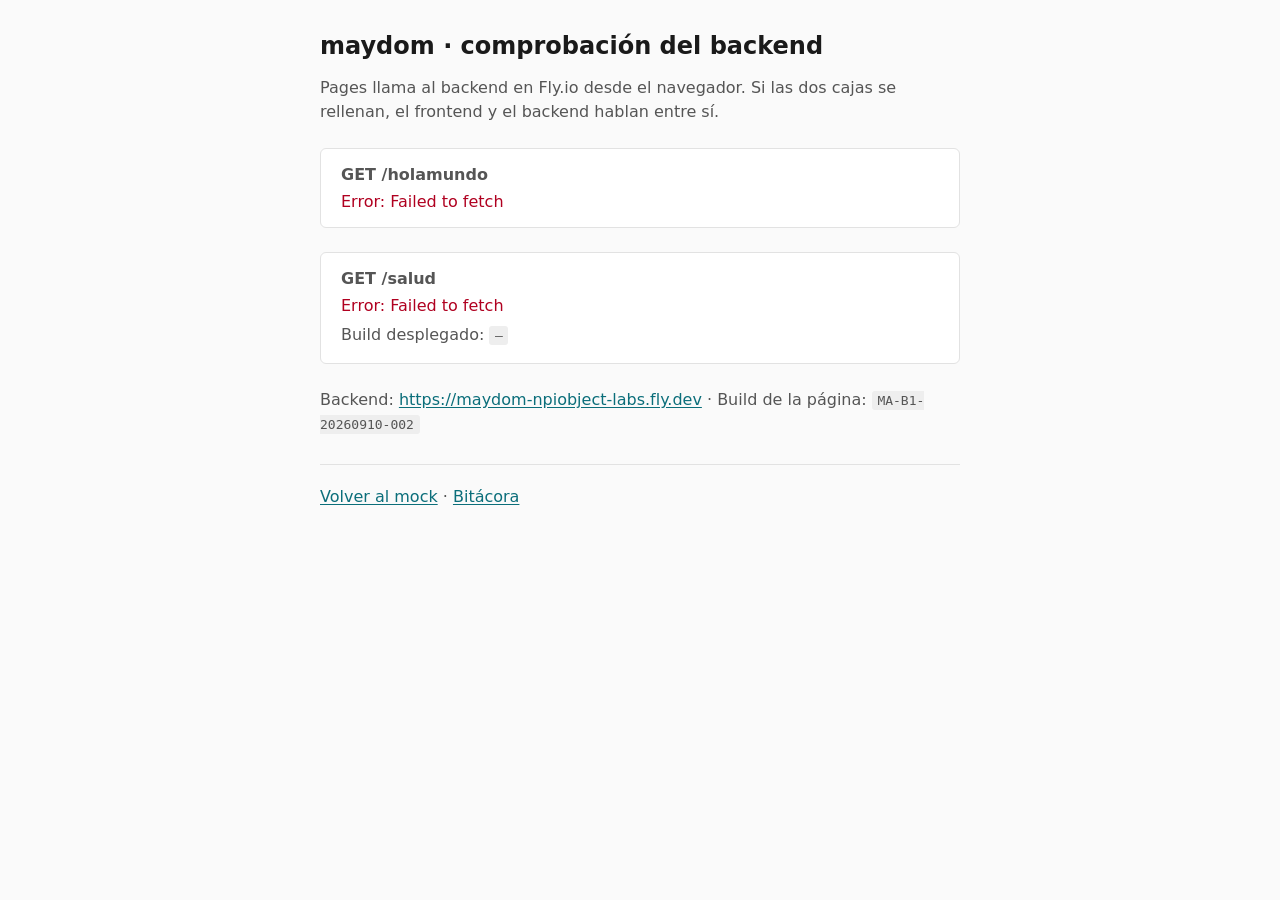
<file: docs/holamundo.html>
<!doctype html>
<html lang="es">
<head>
  <meta charset="utf-8">
  <meta name="viewport" content="width=device-width, initial-scale=1">
  <meta name="build" content="MA-B1-20260910-002">
  <!-- App de Fly: <repo>-<owner>, el mismo nombre que deriva deploy.yml.
       Si el proyecto usa la variable FLY_APP con otro nombre, cambia este
       content o abre la pagina con ?app=<nombre>. -->
  <meta name="fly-app" content="maydom-npiobject-labs">
  <title>maydom · comprobación del backend</title>
  <style>
    body { font-family: system-ui, -apple-system, sans-serif; margin: 0; padding: 2rem; background: #fafafa; color: #1a1a1a; }
    main { max-width: 40rem; margin: 0 auto; }
    h1 { font-size: 1.5rem; margin: 0 0 .5rem; }
    p { color: #555; line-height: 1.5; }
    code { background: #eee; padding: .15rem .35rem; border-radius: 3px; }
    a { color: #0b6e7a; text-underline-offset: 2px; }
    .prueba { margin: 1.5rem 0; padding: 1rem 1.25rem; background: #fff; border: 1px solid #e2e2e2; border-radius: 6px; }
    .prueba h2 { font-size: 1rem; margin: 0 0 .5rem; color: #555; font-weight: 600; }
    .valor { font-size: 1.6rem; font-weight: 700; color: #0b6e7a; word-break: break-all; }
    .valor.espera { color: #888; font-weight: 400; font-size: 1rem; }
    .valor.error { color: #b00020; font-weight: 400; font-size: 1rem; }
    .pie { margin-top: 1.75rem; padding-top: 1.25rem; border-top: 1px solid #e2e2e2; }
  </style>
</head>
<body>
  <main>
    <h1>maydom · comprobación del backend</h1>
    <p>Pages llama al backend en Fly.io desde el navegador. Si las dos cajas se rellenan, el frontend y el backend hablan entre sí.</p>

    <section class="prueba">
      <h2>GET /holamundo</h2>
      <div id="holamundo" class="valor espera">Despertando el backend…</div>
    </section>

    <section class="prueba">
      <h2>GET /salud</h2>
      <div id="salud" class="valor espera">Esperando…</div>
      <p style="margin:.5rem 0 0">Build desplegado: <code id="build">–</code></p>
    </section>

    <p>Backend: <a id="url" href="#"></a> · Build de la página: <code>MA-B1-20260910-002</code></p>
    <p class="pie"><a href="./">Volver al mock</a> · <a href="bitacora.html">Bitácora</a></p>
  </main>
  <script>
    const meta = document.querySelector('meta[name="fly-app"]').content;
    const parametros = new URLSearchParams(location.search);
    const app = parametros.get('app') || meta;
    // Servida desde el PC por tools/arrancar.ps1: el backend es el local, no el de Fly.
    const enLocal = ['localhost', '127.0.0.1'].includes(location.hostname);
    const base = enLocal
      ? location.protocol + '//' + location.hostname + ':' + (parametros.get('api') || '8080')
      : 'https://' + app + '.fly.dev';
    const enlace = document.getElementById('url');
    enlace.href = base; enlace.textContent = base;

    function pinta(id, texto, clase) {
      const el = document.getElementById(id);
      el.className = 'valor' + (clase ? ' ' + clase : '');
      el.textContent = texto;
    }
    // La máquina se apaga sola sin tráfico: la primera llamada puede tardar unos segundos.
    const opciones = { signal: AbortSignal.timeout(30000) };

    fetch(base + '/holamundo', opciones)
      .then(r => r.ok ? r.text() : Promise.reject(new Error('HTTP ' + r.status)))
      .then(t => pinta('holamundo', t))
      .catch(e => pinta('holamundo', 'Error: ' + e.message, 'error'));

    fetch(base + '/salud', opciones)
      .then(r => r.ok ? r.json() : Promise.reject(new Error('HTTP ' + r.status)))
      .then(j => {
        pinta('salud', j.ok ? 'ok' : 'ok=false', j.ok ? '' : 'error');
        document.getElementById('build').textContent = j.build || '?';
      })
      .catch(e => pinta('salud', 'Error: ' + e.message, 'error'));
  </script>
</body>
</html>
</file>
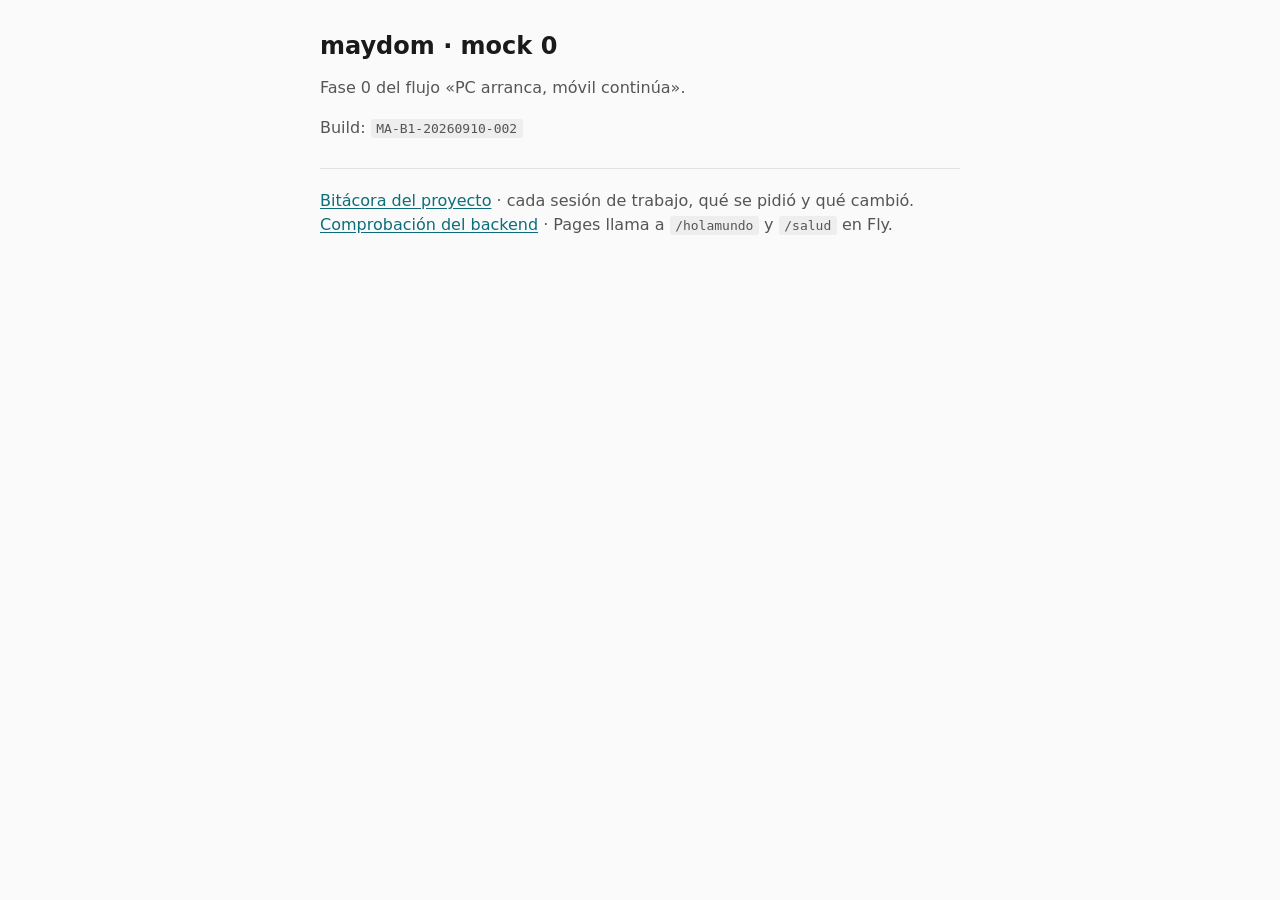
<file: docs/mocks/001-mock0.html>
<!doctype html>
<html lang="es">
<head>
  <meta charset="utf-8">
  <meta name="viewport" content="width=device-width, initial-scale=1">
  <meta name="build" content="MA-B1-20260910-002">
  <title>maydom · mock 0</title>
  <style>
    body { font-family: system-ui, -apple-system, sans-serif; margin: 0; padding: 2rem; background: #fafafa; color: #1a1a1a; }
    main { max-width: 40rem; margin: 0 auto; }
    h1 { font-size: 1.5rem; margin: 0 0 .5rem; }
    p { color: #555; line-height: 1.5; }
    code { background: #eee; padding: .15rem .35rem; border-radius: 3px; }
    a { color: #0b6e7a; text-underline-offset: 2px; }
    .enlaces { margin-top: 1.75rem; padding-top: 1.25rem; border-top: 1px solid #e2e2e2; }
  </style>
</head>
<body>
  <main>
    <h1>maydom · mock 0</h1>
    <p>Fase 0 del flujo «PC arranca, móvil continúa».</p>
    <p>Build: <code>MA-B1-20260910-002</code></p>
    <p class="enlaces"><a href="bitacora.html">Bitácora del proyecto</a> · cada sesión de trabajo, qué se pidió y qué cambió.<br>
    <a href="holamundo.html">Comprobación del backend</a> · Pages llama a <code>/holamundo</code> y <code>/salud</code> en Fly.</p>
  </main>
</body>
</html>
</file>
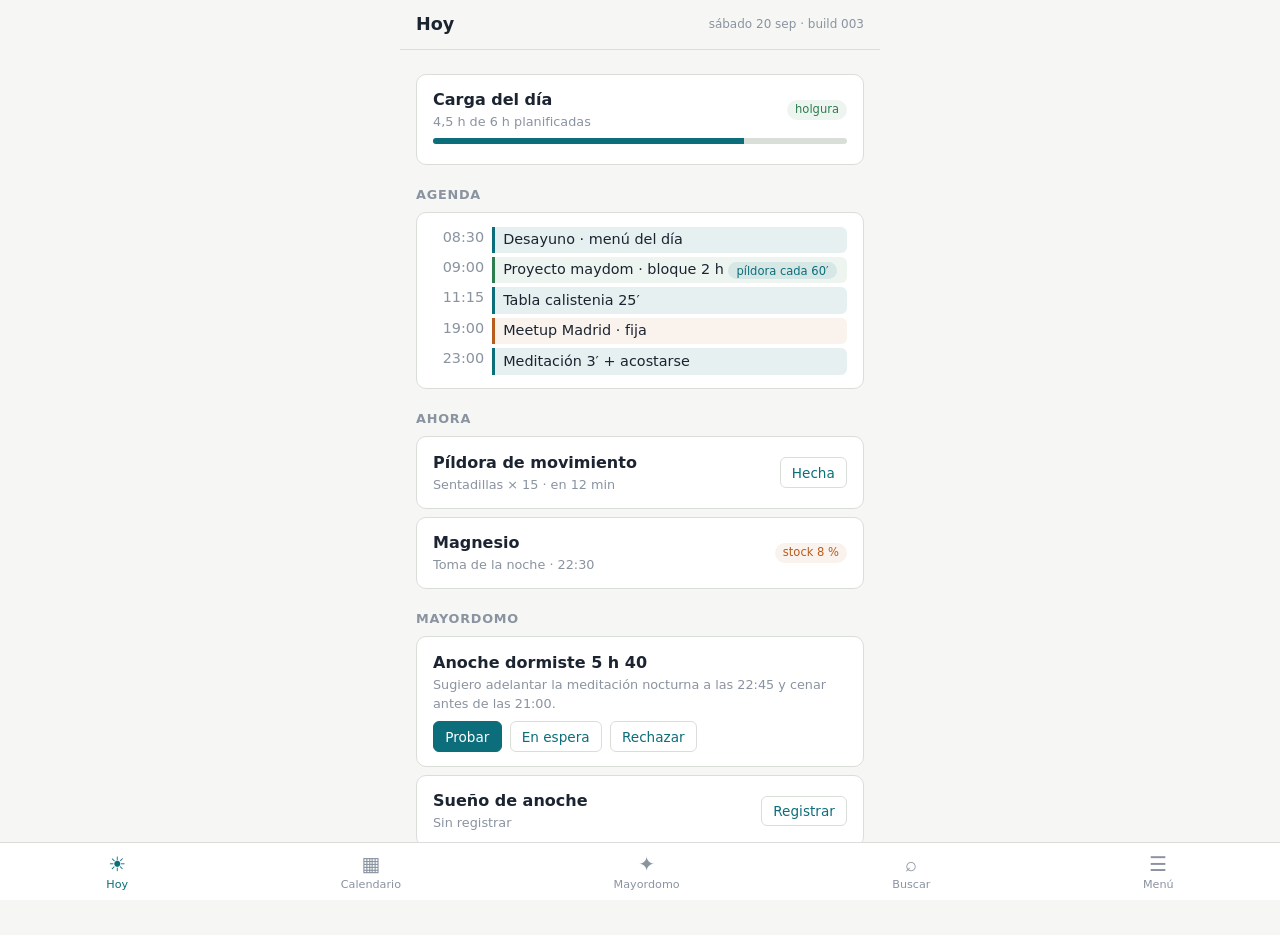
<file: docs/mocks/002-mock1.html>
<!doctype html>
<html lang="es">
<head>
<meta charset="utf-8">
<meta name="viewport" content="width=device-width, initial-scale=1, viewport-fit=cover">
<meta name="build" content="MA-B1-20260920-003">
<meta name="color-scheme" content="light dark">
<title>maydom · mock 1</title>
<style>
:root{--bg:#F6F7F4;--bg2:#FFFFFF;--ink:#1B2430;--ink2:#4B5563;--mute:#8A93A0;--line:#D9DED8;--acc:#0B6E7A;--acc2:#0B6E7A1A;--warn:#B85C1E;--warn2:#B85C1E14;--ok:#2E7D4F;--ok2:#2E7D4F14;--sans:system-ui,-apple-system,"Segoe UI",Roboto,sans-serif}
@media (prefers-color-scheme:dark){:root:not([data-theme="light"]){--bg:#131A20;--bg2:#1B232B;--ink:#E6EAE7;--ink2:#B7C0C7;--mute:#7F8A94;--line:#2C3740;--acc:#4FB3BF;--acc2:#4FB3BF22;--warn:#E08A4C;--warn2:#E08A4C1F;--ok:#5FBF87;--ok2:#5FBF871F}}
:root[data-theme="dark"]{--bg:#131A20;--bg2:#1B232B;--ink:#E6EAE7;--ink2:#B7C0C7;--mute:#7F8A94;--line:#2C3740;--acc:#4FB3BF;--acc2:#4FB3BF22;--warn:#E08A4C;--warn2:#E08A4C1F;--ok:#5FBF87;--ok2:#5FBF871F}
*{box-sizing:border-box}
body{margin:0;background:var(--bg);color:var(--ink);font:16px/1.5 var(--sans)}
.app{max-width:30rem;margin:0 auto;min-height:100dvh;display:flex;flex-direction:column;background:var(--bg)}
header{position:sticky;top:0;z-index:5;background:var(--bg);border-bottom:1px solid var(--line);padding:.7rem 1rem;display:flex;align-items:center;justify-content:space-between}
header h1{font-size:1.1rem;margin:0}
header small{color:var(--mute);font-size:.75rem}
main{flex:1;padding:1rem 1rem 5rem}
.pantalla{display:none}.pantalla.activa{display:block}
h2{font-size:1.25rem;margin:0 0 .75rem}
h3{font-size:.8rem;text-transform:uppercase;letter-spacing:.06em;color:var(--mute);margin:1.25rem 0 .5rem}
.tarjeta{background:var(--bg2);border:1px solid var(--line);border-radius:10px;padding:.85rem 1rem;margin:.5rem 0}
.fila{display:flex;align-items:center;gap:.75rem}
.fila .t{flex:1}
.fila .h{color:var(--mute);font-variant-numeric:tabular-nums;font-size:.85rem;min-width:3.2rem}
.pill{font-size:.72rem;padding:.1rem .5rem;border-radius:999px;background:var(--acc2);color:var(--acc)}
.pill.w{background:var(--warn2);color:var(--warn)}.pill.ok{background:var(--ok2);color:var(--ok)}
.barra{height:6px;background:var(--line);border-radius:3px;overflow:hidden;margin:.4rem 0}
.barra i{display:block;height:100%;background:var(--acc)}
.barra i.w{background:var(--warn)}
.btn{font:500 .85rem var(--sans);color:var(--acc);background:var(--bg2);border:1px solid var(--line);border-radius:6px;padding:.4rem .7rem;cursor:pointer}
.btn.p{background:var(--acc);color:#fff;border-color:var(--acc)}
.acciones{display:flex;gap:.5rem;flex-wrap:wrap;margin-top:.5rem}
nav.inferior{position:fixed;bottom:0;left:0;right:0;background:var(--bg2);border-top:1px solid var(--line);display:flex;justify-content:space-around;padding:.35rem 0 max(.35rem,env(safe-area-inset-bottom));z-index:6}
nav.inferior button{background:none;border:0;color:var(--mute);font:.7rem var(--sans);display:flex;flex-direction:column;align-items:center;gap:.15rem;padding:.2rem .6rem;cursor:pointer}
nav.inferior button.activo{color:var(--acc)}
nav.inferior button span{font-size:1.25rem}
.menu{list-style:none;margin:0;padding:0}
.menu li{padding:.65rem .25rem;border-bottom:1px solid var(--line);display:flex;justify-content:space-between}
.menu li span{color:var(--mute);font-size:.8rem}
.dia{display:grid;grid-template-columns:3.2rem 1fr;gap:.25rem .5rem;font-size:.9rem}
.dia .hh{color:var(--mute);font-variant-numeric:tabular-nums;text-align:right}
.dia .ev{border-left:3px solid var(--acc);padding:.15rem .5rem;background:var(--acc2);border-radius:0 6px 6px 0}
.dia .ev.oc{border-color:var(--warn);background:var(--warn2)}
.dia .ev.pr{border-color:var(--ok);background:var(--ok2)}
.semana{display:flex;gap:.3rem;margin-bottom:.75rem}
.semana div{flex:1;text-align:center;font-size:.75rem;padding:.35rem 0;border-radius:6px;border:1px solid var(--line)}
.semana div.hoy{background:var(--acc);color:#fff;border-color:var(--acc)}
.semana div b{display:block;font-size:1rem}
.chat{display:flex;flex-direction:column;gap:.5rem}
.msg{max-width:88%;padding:.6rem .8rem;border-radius:12px;background:var(--bg2);border:1px solid var(--line);font-size:.92rem}
.msg.yo{align-self:flex-end;background:var(--acc2);border-color:transparent}
.pie{color:var(--mute);font-size:.75rem;text-align:center;margin-top:2rem}
.pie a{color:var(--acc)}
.grande{font-size:2rem;font-weight:700;line-height:1}
.mini{color:var(--mute);font-size:.8rem}
input,select{font:inherit;padding:.5rem .6rem;border:1px solid var(--line);border-radius:6px;background:var(--bg2);color:var(--ink);width:100%}
.grid2{display:grid;grid-template-columns:1fr 1fr;gap:.5rem}
</style>
</head>
<body>
<div class="app">
<header><h1 id="titulo">Hoy</h1><small>sábado 20 sep · build 003</small></header>
<main>

<section class="pantalla activa" id="p-hoy">
  <div class="tarjeta">
    <div class="fila"><div class="t"><b>Carga del día</b><div class="mini">4,5 h de 6 h planificadas</div></div><span class="pill ok">holgura</span></div>
    <div class="barra"><i style="width:75%"></i></div>
  </div>
  <h3>Agenda</h3>
  <div class="tarjeta dia">
    <div class="hh">08:30</div><div class="ev">Desayuno · menú del día</div>
    <div class="hh">09:00</div><div class="ev pr">Proyecto maydom · bloque 2 h <span class="pill">píldora cada 60′</span></div>
    <div class="hh">11:15</div><div class="ev">Tabla calistenia 25′</div>
    <div class="hh">19:00</div><div class="ev oc">Meetup Madrid · fija</div>
    <div class="hh">23:00</div><div class="ev">Meditación 3′ + acostarse</div>
  </div>
  <h3>Ahora</h3>
  <div class="tarjeta fila"><div class="t"><b>Píldora de movimiento</b><div class="mini">Sentadillas × 15 · en 12 min</div></div><button class="btn">Hecha</button></div>
  <div class="tarjeta fila"><div class="t"><b>Magnesio</b><div class="mini">Toma de la noche · 22:30</div></div><span class="pill w">stock 8 %</span></div>
  <h3>Mayordomo</h3>
  <div class="tarjeta"><b>Anoche dormiste 5 h 40</b><div class="mini">Sugiero adelantar la meditación nocturna a las 22:45 y cenar antes de las 21:00.</div>
    <div class="acciones"><button class="btn p">Probar</button><button class="btn">En espera</button><button class="btn">Rechazar</button></div></div>
  <div class="tarjeta fila"><div class="t"><b>Sueño de anoche</b><div class="mini">Sin registrar</div></div><button class="btn">Registrar</button></div>
</section>

<section class="pantalla" id="p-calendario">
  <h2>Calendario</h2>
  <div class="semana"><div>L<b>15</b></div><div>M<b>16</b></div><div>X<b>17</b></div><div>J<b>18</b></div><div>V<b>19</b></div><div class="hoy">S<b>20</b></div><div>D<b>21</b></div></div>
  <div class="tarjeta dia">
    <div class="hh">08:30</div><div class="ev">Desayuno</div>
    <div class="hh">09:00</div><div class="ev pr">Proyecto maydom</div>
    <div class="hh">11:15</div><div class="ev">Calistenia</div>
    <div class="hh">14:00</div><div class="ev">Comida · menú</div>
    <div class="hh">19:00</div><div class="ev oc">Meetup Madrid</div>
    <div class="hh">23:00</div><div class="ev">Meditación · acostarse</div>
  </div>
  <div class="tarjeta"><b>Conflicto</b><div class="mini">"Concierto Conde Duque 19:30" choca con "Meetup Madrid 19:00". ¿Sustituir?</div>
    <div class="acciones"><button class="btn p">Sustituir</button><button class="btn">Mantener el meetup</button></div></div>
  <div class="acciones"><button class="btn p">+ Evento</button><button class="btn">Semana</button></div>
</section>

<section class="pantalla" id="p-sueno">
  <h2>Sueño</h2>
  <div class="tarjeta"><div class="grande">6 h 10</div><div class="mini">media de 7 noches · objetivo 7 h</div>
    <div class="barra"><i style="width:88%"></i></div></div>
  <h3>Anoche</h3>
  <div class="tarjeta grid2">
    <label>Acostado<input value="23:20"></label><label>Despertar<input value="04:10"></label>
    <label>Despierto (min)<input value="35"></label><label>Levantado<input value="06:45"></label>
    <label>Calidad<select><option>3 · regular</option></select></label>
    <div style="align-self:end"><button class="btn p" style="width:100%">Guardar</button></div>
  </div>
  <h3>Modelo aceptado</h3>
  <div class="tarjeta mini">Tramo largo ≥ 4 h 30 · despertar breve · segundo tramo ~2 h. Anoche: 4 h 50 + 35′ + 2 h 00 ✔</div>
  <h3>Al despertar de noche</h3>
  <div class="tarjeta fila"><div class="t"><b>Volver a dormir · 4 min</b><div class="mini">Pantalla oscura, respiración 4-6, sin mirar la hora</div></div><button class="btn p">Empezar</button></div>
</section>

<section class="pantalla" id="p-suplementos">
  <h2>Suplementos</h2>
  <div class="tarjeta fila"><div class="t"><b>Magnesio bisglicinato</b><div class="mini">400 mg · noche 22:30</div><div class="barra"><i class="w" style="width:8%"></i></div></div><span class="pill w">reponer</span></div>
  <div class="tarjeta fila"><div class="t"><b>Vitamina D3</b><div class="mini">2000 UI · con la comida (grasa)</div><div class="barra"><i style="width:62%"></i></div></div><button class="btn">Tomado</button></div>
  <div class="tarjeta fila"><div class="t"><b>Omega 3</b><div class="mini">1 g · desayuno</div><div class="barra"><i style="width:35%"></i></div></div><button class="btn">Tomado</button></div>
  <div class="tarjeta fila"><div class="t"><b>Creatina</b><div class="mini">5 g · a cualquier hora · <i>fijado por mí: post-entreno</i></div><div class="barra"><i style="width:80%"></i></div></div><button class="btn">Tomado</button></div>
  <div class="acciones"><button class="btn p">+ Suplemento</button><button class="btn">Buscar en tiendas</button><button class="btn">Ver Compra (1)</button></div>
</section>

<section class="pantalla" id="p-mayordomo">
  <h2>Mayordomo</h2>
  <div class="chat">
    <div class="msg">Esta semana has metido 3 h a <b>maydom</b> y 0 h a <b>inversión</b>: va rezagado 9 días. ¿Bloque de 1 h el lunes a las 10:00?</div>
    <div class="msg yo">Sí, pero con píldoras cada 45.</div>
    <div class="msg">Hecho como consejo (estado: probar). Otra cosa: el stock de magnesio está al 8 %; lo he puesto en Compra con tu tienda habitual.</div>
  </div>
  <h3>Consejos</h3>
  <div class="tarjeta fila"><div class="t">Cenar antes de las 21:00 esta semana</div><span class="pill">probar</span></div>
  <div class="tarjeta fila"><div class="t">Sustituir tabla del jueves por movilidad 15′</div><span class="pill w">en espera</span></div>
  <div class="tarjeta fila"><div class="t">Concierto Conde Duque, 12 €, jueves</div><span class="pill ok">aceptado → calendario</span></div>
  <div class="acciones"><input placeholder="Pregunta o cuéntale algo…"><button class="btn p">Enviar</button></div>
  <p class="mini">Motor: reglas locales + LLM (OpenRouter vía backend). Memoria en Obsidian.</p>
</section>

<section class="pantalla" id="p-buscar">
  <h2>Buscador</h2>
  <div class="tarjeta"><input placeholder="¿Qué buscas? alimento, suplemento, componente, actividad…" value="magnesio bisglicinato 400">
    <div class="acciones"><span class="pill">alimentación</span><span class="pill ok">suplementos</span><span class="pill">electrónica</span><span class="pill">ocio</span><span class="pill">servicios</span></div></div>
  <h3>Tiendas (suplementos)</h3>
  <div class="tarjeta fila"><div class="t">iHerb</div><input type="checkbox" checked style="width:auto"></div>
  <div class="tarjeta fila"><div class="t">HSN</div><input type="checkbox" checked style="width:auto"></div>
  <div class="tarjeta fila"><div class="t">Amazon</div><input type="checkbox" style="width:auto"></div>
  <div class="acciones"><button class="btn p">Buscar en 2 tiendas</button><button class="btn">Gestionar catálogo</button></div>
</section>

<section class="pantalla" id="p-menu">
  <h2>Menú</h2>
  <h3>Agenda</h3><ul class="menu"><li>Calendario<span>hoy 5 eventos</span></li><li>Notas<span>12</span></li></ul>
  <h3>Cuerpo</h3><ul class="menu"><li>Ejercicio<span>tabla hoy 11:15</span></li><li>Sueño<span>6 h 10 media</span></li><li>Meditación<span>3 guiones</span></li></ul>
  <h3>Mesa</h3><ul class="menu"><li>Alimentación<span>menú semana</span></li><li>Suplementos<span>1 por reponer</span></li><li>Compra<span>3 líneas</span></li></ul>
  <h3>Vida</h3><ul class="menu"><li>Proyectos<span>1 rezagado</span></li><li>Ocio<span>2 propuestas</span></li><li>Finanzas<span>sep: −1.240 €</span></li></ul>
  <h3>Mayordomo</h3><ul class="menu"><li>Consejos<span>3 nuevos</span></li><li>Preferencias<span>horizonte: semana</span></li><li>Buscador<span>6 tiendas</span></li></ul>
  <h3>Ajustes</h3><ul class="menu"><li>Datos y catálogos</li><li>Exportar / importar</li><li>Backend<span>maydom-npiobject-labs</span></li></ul>
  <p class="pie">Mock 1 · build MA-B1-20260920-003 · <a href="bitacora.html">Bitácora</a> · <a href="holamundo.html">Backend</a> · <a href="mocks/">Mocks</a></p>
</section>

</main>
<nav class="inferior">
  <button class="activo" data-p="hoy"><span>☀︎</span>Hoy</button>
  <button data-p="calendario"><span>▦</span>Calendario</button>
  <button data-p="mayordomo"><span>✦</span>Mayordomo</button>
  <button data-p="buscar"><span>⌕</span>Buscar</button>
  <button data-p="menu"><span>☰</span>Menú</button>
</nav>
</div>
<script>
const titulos={hoy:'Hoy',calendario:'Calendario',mayordomo:'Mayordomo',buscar:'Buscador',menu:'Menú',sueno:'Sueño',suplementos:'Suplementos'};
function ir(p){document.querySelectorAll('.pantalla').forEach(s=>s.classList.toggle('activa',s.id==='p-'+p));
 document.querySelectorAll('nav.inferior button').forEach(b=>b.classList.toggle('activo',b.dataset.p===p));
 document.getElementById('titulo').textContent=titulos[p]||p;window.scrollTo(0,0)}
document.querySelectorAll('nav.inferior button').forEach(b=>b.onclick=()=>ir(b.dataset.p));
document.querySelectorAll('#p-menu .menu li').forEach(li=>{const n=li.firstChild.textContent.trim();
 const p={'Sueño':'sueno','Suplementos':'suplementos','Calendario':'calendario','Consejos':'mayordomo','Buscador':'buscar'}[n];if(p)li.style.cursor='pointer',li.onclick=()=>ir(p)});
</script>
</body>
</html>
</file>
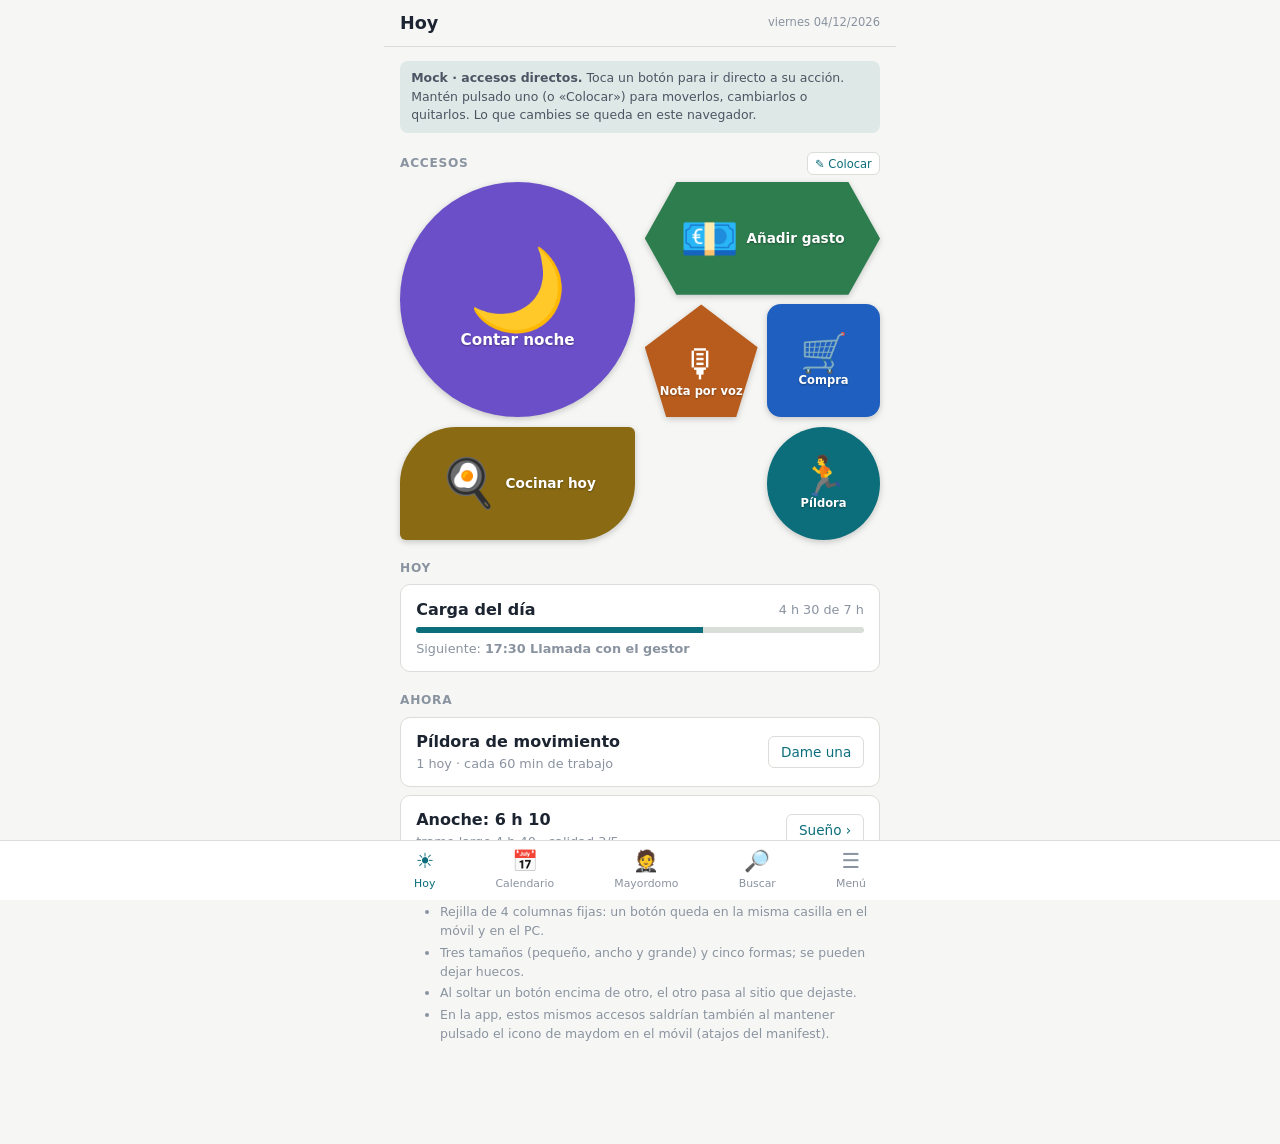
<file: docs/mocks/003-accesos-directos.html>
<!doctype html>
<html lang="es">
<head>
<meta charset="utf-8">
<meta name="viewport" content="width=device-width, initial-scale=1, viewport-fit=cover">
<meta name="build" content="MA-B1-20260924-001">
<meta name="color-scheme" content="light dark">
<meta name="theme-color" content="#0B6E7A">
<title>maydom · mock 3 · accesos directos</title>
<style>
:root{--bg:#F6F7F4;--bg2:#FFFFFF;--ink:#1B2430;--ink2:#4B5563;--mute:#8A93A0;--line:#D9DED8;--acc:#0B6E7A;--acc2:#0B6E7A1A;--warn:#B85C1E;--warn2:#B85C1E14;--ok:#2E7D4F;--ok2:#2E7D4F14;--mal:#B00020;--mal2:#B0002014;--sans:system-ui,-apple-system,"Segoe UI",Roboto,sans-serif}
@media (prefers-color-scheme:dark){:root:not([data-theme="light"]){--bg:#131A20;--bg2:#1B232B;--ink:#E6EAE7;--ink2:#B7C0C7;--mute:#7F8A94;--line:#2C3740;--acc:#4FB3BF;--acc2:#4FB3BF22;--warn:#E08A4C;--warn2:#E08A4C1F;--ok:#5FBF87;--ok2:#5FBF871F;--mal:#FF6B6B;--mal2:#FF6B6B1F}}
:root[data-theme="dark"]{--bg:#131A20;--bg2:#1B232B;--ink:#E6EAE7;--ink2:#B7C0C7;--mute:#7F8A94;--line:#2C3740;--acc:#4FB3BF;--acc2:#4FB3BF22;--warn:#E08A4C;--warn2:#E08A4C1F;--ok:#5FBF87;--ok2:#5FBF871F;--mal:#FF6B6B;--mal2:#FF6B6B1F}
*{box-sizing:border-box}
[hidden]{display:none!important}
html{-webkit-text-size-adjust:100%}
body{margin:0;background:var(--bg);color:var(--ink);font:16px/1.5 var(--sans)}
.app{max-width:32rem;margin:0 auto;min-height:100dvh;display:flex;flex-direction:column}
header.cab{position:sticky;top:0;z-index:5;background:var(--bg);border-bottom:1px solid var(--line);padding:.6rem 1rem;display:flex;align-items:center;gap:.5rem}
header.cab h1{font-size:1.1rem;margin:0;flex:1}
header.cab small{color:var(--mute);font-size:.72rem;text-align:right}
.fijar{background:none;border:1px solid var(--line);border-radius:999px;color:var(--acc);font:500 .78rem var(--sans);padding:.25rem .6rem;cursor:pointer;white-space:nowrap}
.fijar:hover{border-color:var(--acc)}
main{flex:1;padding:.9rem 1rem 5.5rem}
.aviso-mock{font-size:.78rem;color:var(--ink2);background:var(--acc2);border-radius:8px;padding:.5rem .7rem;margin-bottom:.7rem}
h3{font-size:.76rem;text-transform:uppercase;letter-spacing:.06em;color:var(--mute);margin:1.2rem 0 .45rem;display:flex;align-items:center;gap:.5rem}
h3 .sp{flex:1}
.tarjeta{background:var(--bg2);border:1px solid var(--line);border-radius:10px;padding:.8rem .95rem;margin:.45rem 0}
.fila{display:flex;align-items:center;gap:.7rem}.fila .t{flex:1;min-width:0}
.mini{color:var(--mute);font-size:.8rem}
.barra{height:6px;background:var(--line);border-radius:3px;overflow:hidden;margin:.35rem 0}.barra i{display:block;height:100%;background:var(--acc)}
.btn{font:500 .85rem var(--sans);color:var(--acc);background:var(--bg2);border:1px solid var(--line);border-radius:6px;padding:.42rem .72rem;cursor:pointer;display:inline-flex;align-items:center;gap:.3rem}
.btn:hover{border-color:var(--acc)}.btn.p{background:var(--acc);color:#fff;border-color:var(--acc)}.btn.peligro{color:var(--mal)}.btn.mini{font-size:.72rem;padding:.2rem .45rem}
.acciones{display:flex;gap:.45rem;flex-wrap:wrap;margin-top:.55rem;align-items:center}.acciones.fin{justify-content:flex-end}
.pill{font-size:.72rem;padding:.12rem .55rem;border-radius:999px;background:var(--acc2);color:var(--acc);border:0;font-family:inherit;white-space:nowrap;cursor:pointer}
input,select,textarea{font:inherit;padding:.5rem .6rem;border:1px solid var(--line);border-radius:6px;background:var(--bg2);color:var(--ink);width:100%}
label{display:block;font-size:.82rem;color:var(--ink2);margin-top:.6rem}
.menu{list-style:none;margin:0;padding:0}
.menu li a{display:flex;justify-content:space-between;align-items:center;padding:.65rem .25rem;border-bottom:1px solid var(--line);color:var(--ink);text-decoration:none}
.menu li a span{color:var(--mute);font-size:.8rem}
nav.inferior{position:fixed;bottom:0;left:0;right:0;background:var(--bg2);border-top:1px solid var(--line);display:flex;justify-content:center;z-index:6;padding-bottom:env(safe-area-inset-bottom)}
nav.inferior .in{display:flex;width:100%;max-width:32rem;justify-content:space-around;padding:.3rem 0}
nav.inferior a{color:var(--mute);font-size:.68rem;display:flex;flex-direction:column;align-items:center;gap:.1rem;padding:.2rem .5rem;text-decoration:none}
nav.inferior a.activo{color:var(--acc)}nav.inferior a span{font-size:1.3rem;line-height:1.2}
.modal{border:1px solid var(--line);border-radius:12px;background:var(--bg2);color:var(--ink);padding:1rem 1.1rem;width:min(92vw,26rem);max-height:90dvh;overflow:auto}
.modal::backdrop{background:rgba(0,0,0,.45)}
.cabecera-modal{display:flex;align-items:center;gap:.5rem;margin:0 0 .4rem}
.cabecera-modal h2{flex:1;min-width:0;margin:0;font-size:1.15rem}
.cerrar{flex:none;background:none;border:0;color:var(--mute);font-size:1.25rem;line-height:1;cursor:pointer;padding:.15rem .3rem;border-radius:6px}
.cerrar:hover{color:var(--ink);background:var(--line)}
#toast{position:fixed;left:50%;bottom:4.5rem;transform:translateX(-50%) translateY(1rem);background:var(--ink);color:var(--bg);padding:.5rem .9rem;border-radius:8px;font-size:.85rem;opacity:0;transition:.2s;z-index:50;max-width:90vw;pointer-events:none;text-align:center}
#toast.ver{opacity:1;transform:translateX(-50%)}

/* ── Rejilla de accesos: 4 columnas fijas en todo tamaño, así una posición es la misma en el móvil y en el PC ── */
.accesos{--gap:.6rem;--celda:calc((100cqi - 3 * var(--gap)) / 4);container-type:inline-size;position:relative}
.rejilla{display:grid;grid-template-columns:repeat(4,1fr);grid-auto-rows:var(--celda);gap:var(--gap);position:relative;touch-action:pan-y}
.acceso{--alto:var(--celda);position:relative;border:0;padding:0;background:none;cursor:pointer;font:inherit;color:#fff;-webkit-touch-callout:none;user-select:none;-webkit-user-select:none;filter:drop-shadow(0 2px 3px #0003);transition:transform .12s}
.acceso[data-h="2"]{--alto:calc(var(--celda) * 2 + var(--gap))}
.acceso .forma{position:absolute;inset:0;background:var(--color);display:flex;flex-direction:column;align-items:center;justify-content:center;gap:.1rem;padding:0 .3rem;text-align:center}
.acceso .ico{font-size:calc(var(--alto) * .34);line-height:1}
.acceso .nom{font-size:.72rem;font-weight:600;line-height:1.1;text-shadow:0 1px 2px #0005;max-width:100%;overflow-wrap:anywhere}
.acceso[data-h="2"] .nom{font-size:.95rem}
.acceso[data-w="2"][data-h="1"] .forma{flex-direction:row;gap:.45rem}
.acceso[data-w="2"][data-h="1"] .ico{font-size:calc(var(--alto) * .42)}
.acceso[data-w="2"][data-h="1"] .nom{font-size:.85rem;text-align:left}
.acceso:active{transform:scale(.96)}
/* Formas: el recorte usa la altura real del botón para que el hexágono no se deforme al ensancharse */
.f-circulo .forma{border-radius:999px}
.f-cuadrado .forma{border-radius:14px}
.f-hoja .forma{border-radius:calc(var(--alto) * .5) 6px calc(var(--alto) * .5) 6px}
.f-hexagono .forma{clip-path:polygon(calc(var(--alto) * .28) 0,calc(100% - var(--alto) * .28) 0,100% 50%,calc(100% - var(--alto) * .28) 100%,calc(var(--alto) * .28) 100%,0 50%);padding:0 calc(var(--alto) * .2)}
.f-pentagono .forma{clip-path:polygon(50% 0,100% 38%,81% 100%,19% 100%,0 38%);padding-top:18%}
/* Modo colocar */
.colocando .acceso{touch-action:none;cursor:grab;animation:temblor .3s ease-in-out infinite alternate}
.colocando .acceso:nth-child(2n){animation-delay:.15s}
.colocando .acceso.arrastrando{animation:none;z-index:20;cursor:grabbing;opacity:.9;transition:none;filter:drop-shadow(0 8px 14px #0005)}
@keyframes temblor{from{rotate:-1.2deg}to{rotate:1.2deg}}
.quitar{position:absolute;top:-.35rem;left:-.35rem;z-index:3;width:1.45rem;height:1.45rem;border-radius:999px;border:2px solid var(--bg);background:var(--ink2);color:var(--bg);font-size:.75rem;line-height:1;display:none;align-items:center;justify-content:center;cursor:pointer;padding:0}
.colocando .quitar{display:flex}
.hueco{border:2px dashed var(--line);border-radius:12px;display:none;align-items:center;justify-content:center;color:var(--mute);font-size:1.3rem;background:none;cursor:pointer;padding:0}
.colocando .hueco{display:flex}
.hueco:hover{border-color:var(--acc);color:var(--acc)}
.destino{border:2px solid var(--acc);background:var(--acc2);border-radius:12px;pointer-events:none;z-index:1}
.destino[hidden]{display:none}
.vacio-accesos{border:2px dashed var(--line);border-radius:12px;padding:1rem;text-align:center;color:var(--mute);font-size:.88rem}
.sugerencias{display:flex;gap:.4rem;flex-wrap:wrap;align-items:center;margin-top:.7rem;font-size:.8rem;color:var(--mute)}
.recien{animation:recien 1.2s ease-out 2}
@keyframes recien{0%{transform:scale(1)}30%{transform:scale(1.1)}100%{transform:scale(1)}}

/* ── Ventana «Fijar en inicio» ── */
.muestras{display:flex;flex-wrap:wrap;gap:.4rem;margin-top:.3rem}
.muestras input{position:absolute;opacity:0;pointer-events:none}
.muestras label{margin:0;cursor:pointer}
.color{width:2.1rem;height:2.1rem;border-radius:999px;background:var(--c);display:block;border:3px solid transparent;box-shadow:0 0 0 1px var(--line)}
.muestras input:checked+.color{border-color:var(--bg2);box-shadow:0 0 0 2px var(--ink)}
.muestras input:focus-visible+span{outline:2px solid var(--acc);outline-offset:2px}
.opcion{display:flex;flex-direction:column;align-items:center;gap:.2rem;font-size:.72rem;color:var(--ink2);padding:.35rem .45rem;border:1px solid var(--line);border-radius:8px;min-width:3.6rem}
.muestras input:checked+.opcion{border-color:var(--acc);background:var(--acc2);color:var(--acc)}
.opcion i{display:block;width:1.6rem;height:1.6rem;background:var(--ink2)}
.muestras input:checked+.opcion i{background:var(--acc)}
.opcion i.f-circulo{border-radius:999px}.opcion i.f-cuadrado{border-radius:5px}.opcion i.f-hoja{border-radius:.8rem 2px .8rem 2px}
.opcion i.f-hexagono{clip-path:polygon(28% 0,72% 0,100% 50%,72% 100%,28% 100%,0 50%)}.opcion i.f-pentagono{clip-path:polygon(50% 0,100% 38%,81% 100%,19% 100%,0 38%)}
.opcion i.t-1x1{width:.9rem;height:.9rem;border-radius:3px;margin:.35rem}.opcion i.t-2x1{width:1.8rem;height:.9rem;border-radius:3px;margin:.35rem 0}.opcion i.t-2x2{width:1.6rem;height:1.6rem;border-radius:3px}
.vista{margin-top:.8rem;padding:.8rem;border-radius:10px;background:var(--bg);display:flex;justify-content:center}
.vista .accesos{width:min(100%,17rem)}
.cuenta{float:right;color:var(--mute);font-size:.75rem}
.nota-mock{font-size:.78rem;color:var(--mute);margin-top:1.5rem;border-top:1px solid var(--line);padding-top:.6rem}
.nota-mock li{margin:.2rem 0}
@media (prefers-reduced-motion:reduce){.colocando .acceso{animation:none}.recien{animation:none}}
</style>
</head>
<body>
<div class="app">
  <header class="cab"><h1 id="titulo">Hoy</h1><button class="fijar" id="btn-fijar" type="button" hidden>☆ Fijar en inicio</button><small id="sub"></small></header>
  <main id="main"></main>
</div>
<nav class="inferior" aria-label="Principal"><div class="in">
  <a href="#/hoy" data-nav="hoy"><span>☀</span>Hoy</a>
  <a href="#/calendario" data-nav="calendario"><span>📅</span>Calendario</a>
  <a href="#/mayordomo" data-nav="mayordomo"><span>🤵</span>Mayordomo</a>
  <a href="#/buscador" data-nav="buscador"><span>🔎</span>Buscar</a>
  <a href="#/menu" data-nav="menu"><span>☰</span>Menú</a>
</div></nav>

<dialog class="modal" id="dlg-fijar">
  <form method="dialog" id="form-fijar">
    <div class="cabecera-modal"><h2 id="dlg-fijar-titulo">Fijar en inicio</h2><button class="cerrar" type="button" data-cancelar aria-label="Cerrar">✕</button></div>
    <label>Lleva a<select name="destino" id="sel-destino"></select></label>
    <label>Nombre <span class="cuenta" id="cuenta">0/12</span><input name="nombre" maxlength="12" required autocomplete="off"></label>
    <label>Icono<input name="icono" maxlength="4" autocomplete="off" style="display:block;width:4.5rem;text-align:center;font-size:1.3rem;padding:.3rem"></label>
    <label>Color</label><div class="muestras" id="m-color"></div>
    <label>Forma</label><div class="muestras" id="m-forma"></div>
    <label>Tamaño</label><div class="muestras" id="m-tam"></div>
    <div class="vista"><div class="accesos"><div class="rejilla" id="vista"></div></div></div>
    <div class="acciones fin">
      <button class="btn peligro" type="button" id="btn-quitar" hidden>Quitar</button>
      <span style="flex:1"></span>
      <button class="btn" type="button" data-cancelar>Cancelar</button>
      <button class="btn p" type="submit" id="btn-guardar">Fijar</button>
    </div>
  </form>
</dialog>

<dialog class="modal" id="dlg-accion">
  <div class="cabecera-modal"><h2 id="dlg-accion-titulo"></h2><button class="fijar" type="button" id="dlg-accion-fijar">☆</button><button class="cerrar" type="button" data-cancelar aria-label="Cerrar">✕</button></div>
  <div id="dlg-accion-cuerpo"></div>
  <div class="acciones fin"><button class="btn" type="button" data-cancelar>Cancelar</button><button class="btn p" type="button" data-cancelar data-ok>Guardar</button></div>
</dialog>
<div id="toast" role="status"></div>

<script>
'use strict';
// Mock: nada de esto toca la app real. La disposición se guarda en su propia clave para poder jugar con ella.
const CLAVE = 'maydom.mock.accesos';
const COLS = 4;
const TAM = { '1x1': [1, 1], '2x1': [2, 1], '2x2': [2, 2] };
const NOMBRE_TAM = { '1x1': 'Pequeño', '2x1': 'Ancho', '2x2': 'Grande' };
const FORMAS = { circulo: 'Círculo', cuadrado: 'Cuadrado', hexagono: 'Hexágono', pentagono: 'Pentágono', hoja: 'Hoja' };
// Colores oscuros a propósito: el texto blanco se lee sobre todos, en claro y en oscuro.
const COLORES = { verdeazul: '#0B6E7A', azul: '#1F5FBF', violeta: '#6B4FC8', magenta: '#A8307A', rojo: '#B8322A', naranja: '#B85C1E', ocre: '#8A6A12', verde: '#2E7D4F', pizarra: '#4A5A66' };

// Secciones y sus acciones. En la app real cada destino sería una ruta: #/seccion o #/seccion?accion=...
const SECCIONES = {
  sueno: { titulo: 'Sueño', icono: '🌙', grupo: 'Cuerpo', acciones: [{ id: 'relato', t: 'Contar la noche', corto: 'Contar noche', icono: '🌙', campo: 'Cuéntame cómo has dormido…' }, { id: 'tecnicas', t: 'Técnicas de sueño', corto: 'Técnicas', icono: '📖' }] },
  ejercicio: { titulo: 'Ejercicio', icono: '🏃', grupo: 'Cuerpo', acciones: [{ id: 'pildora', t: 'Píldora de movimiento', corto: 'Píldora', icono: '🏃', campo: '3 × 10 sentadillas. Hecha cuando termines.' }] },
  meditacion: { titulo: 'Meditación', icono: '🧘', grupo: 'Cuerpo', acciones: [{ id: 'volver', t: 'Volver a dormir', corto: 'Meditar', icono: '🧘' }] },
  notas: { titulo: 'Notas', icono: '📝', grupo: 'Agenda', acciones: [{ id: 'voz', t: 'Nota por voz', corto: 'Nota por voz', icono: '🎙', campo: 'Dicta la nota; el mayordomo le pone título.' }] },
  calendario: { titulo: 'Calendario', icono: '📅', grupo: 'Agenda', acciones: [{ id: 'evento', t: 'Nuevo evento', corto: 'Evento', icono: '📅', campo: 'Qué, cuándo y cuánto dura.' }] },
  alimentacion: { titulo: 'Alimentación', icono: '🥗', grupo: 'Mesa', acciones: [{ id: 'cocinar', t: 'Cocinar el menú de hoy', corto: 'Cocinar hoy', icono: '🍳' }, { id: 'registrar', t: 'Registrar comida', corto: 'Comida', icono: '🥗', campo: '¿Fue la del menú?' }] },
  suplementos: { titulo: 'Suplementos', icono: '💊', grupo: 'Mesa', acciones: [{ id: 'toma', t: 'Marcar toma', corto: 'Toma', icono: '💊', campo: 'Magnesio · 1 cápsula · 22:00' }] },
  compra: { titulo: 'Compra', icono: '🛒', grupo: 'Mesa', acciones: [{ id: 'lista', t: 'Lista de la compra', corto: 'Compra', icono: '🛒' }] },
  finanzas: { titulo: 'Finanzas', icono: '💶', grupo: 'Vida', acciones: [{ id: 'gasto', t: 'Añadir gasto', corto: 'Añadir gasto', icono: '💶', campo: 'Importe, concepto y fecha.' }, { id: 'importar', t: 'Importar extracto', corto: 'Extracto', icono: '📥' }] },
  ocio: { titulo: 'Ocio', icono: '🎭', grupo: 'Vida', acciones: [{ id: 'planes', t: 'Planes en Madrid', corto: 'Planes', icono: '🎭' }] },
  mayordomo: { titulo: 'Mayordomo', icono: '🤵', grupo: 'Mayordomo', acciones: [{ id: 'preguntar', t: 'Preguntar al mayordomo', corto: 'Preguntar', icono: '🤵', campo: '¿Qué quieres saber?' }] },
  buscador: { titulo: 'Buscador', icono: '🔎', grupo: 'Mayordomo', acciones: [{ id: 'buscar', t: 'Buscar producto', corto: 'Buscar', icono: '🔎' }] },
};
const destinos = () => Object.entries(SECCIONES).flatMap(([s, d]) => [{ clave: s, s, t: 'Abrir ' + d.titulo, corto: d.titulo, icono: d.icono }, ...d.acciones.map(a => ({ clave: s + '/' + a.id, s, a, t: a.t, corto: a.corto, icono: a.icono }))]);
const destino = clave => destinos().find(d => d.clave === clave);

const INICIAL = [
  { id: 'a1', destino: 'sueno/relato', nombre: 'Contar noche', icono: '🌙', color: 'violeta', forma: 'circulo', tam: '2x2', x: 0, y: 0 },
  { id: 'a2', destino: 'finanzas/gasto', nombre: 'Añadir gasto', icono: '💶', color: 'verde', forma: 'hexagono', tam: '2x1', x: 2, y: 0 },
  { id: 'a3', destino: 'notas/voz', nombre: 'Nota por voz', icono: '🎙', color: 'naranja', forma: 'pentagono', tam: '1x1', x: 2, y: 1 },
  { id: 'a4', destino: 'compra/lista', nombre: 'Compra', icono: '🛒', color: 'azul', forma: 'cuadrado', tam: '1x1', x: 3, y: 1 },
  { id: 'a5', destino: 'alimentacion/cocinar', nombre: 'Cocinar hoy', icono: '🍳', color: 'ocre', forma: 'hoja', tam: '2x1', x: 0, y: 2 },
  { id: 'a6', destino: 'ejercicio/pildora', nombre: 'Píldora', icono: '🏃', color: 'verdeazul', forma: 'circulo', tam: '1x1', x: 3, y: 2 },
];
let accesos = cargar();
let colocando = false, recien = null;

function cargar() { try { const v = JSON.parse(localStorage.getItem(CLAVE)); if (Array.isArray(v)) return v; } catch {} return structuredClone(INICIAL); }
function guardar() { try { localStorage.setItem(CLAVE, JSON.stringify(accesos)); } catch {} }
const esc = s => String(s).replace(/[&<>"]/g, c => ({ '&': '&amp;', '<': '&lt;', '>': '&gt;', '"': '&quot;' }[c]));
const dims = a => TAM[a.tam];
const $ = s => document.querySelector(s);
function toast(t) { const el = $('#toast'); el.textContent = t; el.classList.add('ver'); clearTimeout(toast.t); toast.t = setTimeout(() => el.classList.remove('ver'), 2600); }

// ── Colocación: casillas explícitas. Se puede dejar hueco; al soltar encima de otro, ese otro se va al sitio que dejaste. ──
function solapan(a, ax, ay, b) { const [aw, ah] = dims(a), [bw, bh] = dims(b); return ax < b.x + bw && b.x < ax + aw && ay < b.y + bh && b.y < ay + ah; }
function libre(t, x, y) { const [w] = dims(t); return x >= 0 && y >= 0 && x + w <= COLS && !accesos.some(b => b !== t && solapan(t, x, y, b)); }
function primerHueco(t) { for (let y = 0; ; y++) for (let x = 0; x < COLS; x++) if (libre(t, x, y)) return { x, y }; }
function colocar(a, x, y) {
  const antes = { x: a.x, y: a.y };
  a.x = x; a.y = y;
  for (const b of accesos.filter(b => b !== a && solapan(a, a.x, a.y, b))) {
    const bx = Math.min(antes.x, COLS - dims(b)[0]);
    Object.assign(b, libre(b, bx, antes.y) ? { x: bx, y: antes.y } : primerHueco(b));
  }
}
const filas = () => Math.max(0, ...accesos.map(a => a.y + dims(a)[1]));

function htmlAcceso(a, extra = '') {
  const [w, h] = dims(a);
  return `<button class="acceso f-${a.forma}${a.id === recien ? ' recien' : ''}" type="button" data-id="${a.id}" data-w="${w}" data-h="${h}" ${extra}
    style="grid-column:${a.x + 1} / span ${w};grid-row:${a.y + 1} / span ${h};--color:${COLORES[a.color]}"
    aria-label="${esc(a.nombre)}"><span class="forma"><span class="ico">${esc(a.icono)}</span><span class="nom">${esc(a.nombre)}</span></span>
    <span class="quitar" data-quitar="${a.id}" aria-label="Quitar ${esc(a.nombre)}">✕</span></button>`;
}

function htmlRejilla() {
  const n = filas() + (colocando ? 1 : 0);
  let huecos = '';
  if (colocando) for (let y = 0; y < n; y++) for (let x = 0; x < COLS; x++)
    if (!accesos.some(b => solapan({ tam: '1x1' }, x, y, b))) huecos += `<button class="hueco" type="button" data-hueco="${x},${y}" style="grid-column:${x + 1};grid-row:${y + 1}" aria-label="Añadir aquí">+</button>`;
  return `<div class="accesos"><div class="rejilla${colocando ? ' colocando' : ''}" id="rejilla">${huecos}${accesos.map(a => htmlAcceso(a)).join('')}<div class="destino" id="destino" hidden></div></div></div>`;
}

// ── Pantallas ──
function pintar() {
  const [ruta, q] = (location.hash.slice(2) || 'hoy').split('?');
  document.querySelectorAll('[data-nav]').forEach(a => a.classList.toggle('activo', a.dataset.nav === ruta || (ruta !== 'hoy' && a.dataset.nav === 'menu' && !['calendario', 'mayordomo', 'buscador'].includes(ruta))));
  const main = $('#main'), fijar = $('#btn-fijar');
  fijar.hidden = true; $('#sub').textContent = '';
  if (ruta === 'hoy') return pintarHoy(main);
  if (ruta === 'menu') return pintarMenu(main);
  const s = SECCIONES[ruta];
  if (!s) { location.hash = '#/hoy'; return; }
  $('#titulo').textContent = s.titulo;
  fijar.hidden = false; fijar.onclick = () => abrirFijar({ destino: ruta });
  main.innerHTML = `<div class="aviso-mock">Sección de ejemplo. Arriba, <b>☆ Fijar en inicio</b> fija la sección entera; cada ventana de acción lleva su propia ☆ junto a la cruz.</div>
    <h3>Acciones</h3>${s.acciones.map(a => `<div class="tarjeta fila"><div class="t"><b>${a.icono} ${esc(a.t)}</b><div class="mini">#/${ruta}?accion=${a.id}</div></div><button class="btn" data-abrir="${ruta}/${a.id}">Abrir</button></div>`).join('')}
    <div class="tarjeta mini">Aquí seguiría el contenido de siempre de ${esc(s.titulo)}.</div>`;
  main.querySelectorAll('[data-abrir]').forEach(b => b.onclick = () => abrirAccion(b.dataset.abrir));
  const accion = new URLSearchParams(q).get('accion');
  if (accion) abrirAccion(ruta + '/' + accion);
}

function pintarHoy(main) {
  $('#titulo').textContent = 'Hoy';
  const d = new Date();
  $('#sub').textContent = d.toLocaleDateString('es-ES', { weekday: 'long' }) + ' ' + d.toLocaleDateString('es-ES', { day: '2-digit', month: '2-digit', year: 'numeric' });
  main.innerHTML = `<div class="aviso-mock"><b>Mock · accesos directos.</b> Toca un botón para ir directo a su acción. Mantén pulsado uno (o «Colocar») para moverlos, cambiarlos o quitarlos. Lo que cambies se queda en este navegador.</div>
    <h3>Accesos <span class="sp"></span>${colocando ? '<button class="btn mini p" id="btn-listo">✓ Listo</button>' : '<button class="btn mini" id="btn-colocar">✎ Colocar</button>'}</h3>
    ${accesos.length || colocando ? htmlRejilla() : '<div class="vacio-accesos">Sin accesos. Pulsa ☆ en cualquier sección para fijarla aquí.</div>'}
    ${colocando ? `<div class="sugerencias">El mayordomo sugiere (por uso): <button class="pill" data-sug="finanzas/importar">+ Extracto</button><button class="pill" data-sug="suplementos/toma">+ Toma</button></div>
      <div class="acciones"><button class="btn mini" id="btn-reset">Restablecer ejemplo</button></div>` : ''}
    <h3>Hoy</h3>
    <div class="tarjeta"><div class="fila"><div class="t"><b>Carga del día</b></div><span class="mini">4 h 30 de 7 h</span></div><div class="barra"><i style="width:64%"></i></div>
      <div class="mini">Siguiente: <b>17:30 Llamada con el gestor</b></div></div>
    <h3>Ahora</h3>
    <div class="tarjeta fila"><div class="t"><b>Píldora de movimiento</b><div class="mini">1 hoy · cada 60 min de trabajo</div></div><button class="btn">Dame una</button></div>
    <div class="tarjeta fila"><div class="t"><b>Anoche: 6 h 10</b><div class="mini">tramo largo 4 h 40 · calidad 3/5</div></div><button class="btn">Sueño ›</button></div>
    <ul class="nota-mock">
      <li>Rejilla de 4 columnas fijas: un botón queda en la misma casilla en el móvil y en el PC.</li>
      <li>Tres tamaños (pequeño, ancho y grande) y cinco formas; se pueden dejar huecos.</li>
      <li>Al soltar un botón encima de otro, el otro pasa al sitio que dejaste.</li>
      <li>En la app, estos mismos accesos saldrían también al mantener pulsado el icono de maydom en el móvil (atajos del manifest).</li>
    </ul>`;
  $('#btn-colocar')?.addEventListener('click', () => { colocando = true; pintar(); });
  $('#btn-listo')?.addEventListener('click', () => { colocando = false; pintar(); });
  $('#btn-reset')?.addEventListener('click', () => { accesos = structuredClone(INICIAL); guardar(); pintar(); });
  main.querySelectorAll('[data-sug]').forEach(b => b.onclick = () => abrirFijar({ destino: b.dataset.sug }));
  main.querySelectorAll('[data-hueco]').forEach(b => b.onclick = () => { const [x, y] = b.dataset.hueco.split(',').map(Number); abrirFijar({ destino: (destinos().find(d => d.a && !accesos.some(z => z.destino === d.clave)) || destinos()[0]).clave, x, y }); });
  enlazarRejilla();
  if (recien) setTimeout(() => { recien = null; }, 100);
}

function pintarMenu(main) {
  $('#titulo').textContent = 'Menú';
  const grupos = {};
  for (const [id, s] of Object.entries(SECCIONES)) (grupos[s.grupo] ||= []).push([id, s]);
  main.innerHTML = `<div class="aviso-mock">Entra en una sección y pulsa <b>☆ Fijar en inicio</b>, o abre una de sus acciones y pulsa la ☆ de la ventana.</div>` +
    Object.entries(grupos).map(([g, l]) => `<h3>${g}</h3><ul class="menu">${l.map(([id, s]) => `<li><a href="#/${id}">${s.icono} ${s.titulo}<span>›</span></a></li>`).join('')}</ul>`).join('');
}

function abrirAccion(clave) {
  const d = destino(clave); if (!d || !d.a) return;
  if (!d.a.campo) { toast(`Aquí se abriría «${d.t}»`); return; }
  const dlg = $('#dlg-accion');
  $('#dlg-accion-titulo').textContent = d.t;
  $('#dlg-accion-cuerpo').innerHTML = `<textarea rows="4" placeholder="${esc(d.a.campo)}"></textarea>${d.a.id === 'relato' || d.a.id === 'voz' ? '<div class="acciones"><button class="btn" type="button">🎙 Dictar</button></div>' : ''}`;
  $('#dlg-accion-fijar').onclick = () => { dlg.close(); abrirFijar({ destino: clave }); };
  $('#dlg-accion-fijar').title = 'Fijar en inicio';
  dlg.showModal();
}

// ── Tocar, mantener pulsado y arrastrar ──
function enlazarRejilla() {
  const rej = $('#rejilla'); if (!rej) return;
  rej.addEventListener('contextmenu', e => e.preventDefault());
  rej.querySelectorAll('.acceso').forEach(el => {
    const a = accesos.find(x => x.id === el.dataset.id);
    el.addEventListener('pointerdown', e => colocando ? empezarArrastre(e, el, a) : esperarPulsacion(e, el, a));
    el.addEventListener('click', e => { if (e.detail === 0) colocando ? abrirFijar({ acceso: a }) : ir(a); }); // teclado
  });
  rej.querySelectorAll('[data-quitar]').forEach(q => q.addEventListener('pointerdown', e => e.stopPropagation()));
  rej.querySelectorAll('[data-quitar]').forEach(q => q.addEventListener('click', e => {
    e.stopPropagation(); const a = accesos.find(x => x.id === q.dataset.quitar);
    accesos = accesos.filter(x => x !== a); guardar(); pintar(); toast(`«${a.nombre}» quitado`);
  }));
}

function esperarPulsacion(e, el, a) {
  const x0 = e.clientX, y0 = e.clientY; let largo = false;
  const t = setTimeout(() => { largo = true; navigator.vibrate?.(30); colocando = true; pintar(); toast('Modo colocar: arrastra o toca para cambiar'); }, 550);
  const mover = ev => { if (Math.hypot(ev.clientX - x0, ev.clientY - y0) > 8) fin(); };
  const fin = () => { clearTimeout(t); el.removeEventListener('pointermove', mover); el.removeEventListener('pointerup', soltar); el.removeEventListener('pointercancel', fin); };
  const soltar = () => { fin(); if (!largo) ir(a); };
  el.addEventListener('pointermove', mover); el.addEventListener('pointerup', soltar); el.addEventListener('pointercancel', fin);
}

function ir(a) {
  const d = destino(a.destino); if (!d) return;
  location.hash = d.a ? `#/${d.s}?accion=${d.a.id}` : `#/${d.s}`;
}

function empezarArrastre(e, el, a) {
  e.preventDefault();
  el.setPointerCapture(e.pointerId);
  const rej = $('#rejilla'), dest = $('#destino');
  const r = rej.getBoundingClientRect(), gap = parseFloat(getComputedStyle(rej).rowGap);
  const paso = (r.width - (COLS - 1) * gap) / COLS + gap;
  const [w, h] = dims(a), x0 = e.clientX, y0 = e.clientY;
  let movido = false, obj = null;
  const mover = ev => {
    const dx = ev.clientX - x0, dy = ev.clientY - y0;
    if (!movido && Math.hypot(dx, dy) < 6) return;
    movido = true; el.classList.add('arrastrando');
    el.style.transform = `translate(${dx}px,${dy}px)`;
    const x = Math.max(0, Math.min(COLS - w, Math.round(a.x + dx / paso)));
    const y = Math.max(0, Math.min(filas(), Math.round(a.y + dy / paso)));
    obj = { x, y };
    Object.assign(dest.style, { gridColumn: `${x + 1} / span ${w}`, gridRow: `${y + 1} / span ${h}` });
    dest.hidden = false;
  };
  const soltar = () => {
    el.removeEventListener('pointermove', mover); el.removeEventListener('pointerup', soltar); el.removeEventListener('pointercancel', soltar);
    if (!movido) return abrirFijar({ acceso: a });
    if (obj && (obj.x !== a.x || obj.y !== a.y)) { colocar(a, obj.x, obj.y); guardar(); }
    pintar();
  };
  el.addEventListener('pointermove', mover); el.addEventListener('pointerup', soltar); el.addEventListener('pointercancel', soltar);
}

// ── Ventana «Fijar en inicio» (también sirve para editar) ──
function muestras(id, nombre, pares, pintarUna) {
  $(id).innerHTML = pares.map(([v, t]) => `<label title="${t}"><input type="radio" name="${nombre}" value="${v}" aria-label="${t}">${pintarUna(v, t)}</label>`).join('');
}
muestras('#m-color', 'color', Object.keys(COLORES).map(c => [c, c]), c => `<span class="color" style="--c:${COLORES[c]}"></span>`);
muestras('#m-forma', 'forma', Object.entries(FORMAS), (v, t) => `<span class="opcion"><i class="f-${v}"></i>${t}</span>`);
muestras('#m-tam', 'tam', Object.entries(NOMBRE_TAM), (v, t) => `<span class="opcion"><i class="t-${v}"></i>${t}</span>`);

const selDestino = $('#sel-destino');
{
  const grupos = {};
  for (const d of destinos()) (grupos[SECCIONES[d.s].titulo] ||= []).push(d);
  selDestino.innerHTML = Object.entries(grupos).map(([g, l]) => `<optgroup label="${g}">${l.map(d => `<option value="${d.clave}">${esc(d.t)}</option>`).join('')}</optgroup>`).join('');
}

function abrirFijar({ destino: clave, acceso, x, y }) {
  const dlg = $('#dlg-fijar'), f = $('#form-fijar');
  const d = destino(acceso ? acceso.destino : clave);
  const usados = new Set(accesos.map(a => a.color));
  const v = acceso || { destino: d.clave, nombre: d.corto.slice(0, 12), icono: d.icono, color: Object.keys(COLORES).find(c => !usados.has(c)) || 'verdeazul', forma: 'circulo', tam: '1x1' };
  $('#dlg-fijar-titulo').textContent = acceso ? 'Editar acceso' : 'Fijar en inicio';
  $('#btn-guardar').textContent = acceso ? 'Guardar' : 'Fijar';
  $('#btn-quitar').hidden = !acceso;
  f.destino.value = v.destino; f.nombre.value = v.nombre; f.icono.value = v.icono;
  f.color.value = v.color; f.forma.value = v.forma; f.tam.value = v.tam;
  let nombreTocado = !!acceso;
  const vista = () => {
    $('#cuenta').textContent = `${f.nombre.value.length}/12`;
    const p = { id: 'vista', nombre: f.nombre.value || '…', icono: f.icono.value, color: f.color.value, forma: f.forma.value, tam: f.tam.value, x: 1, y: 0 };
    $('#vista').innerHTML = htmlAcceso(p, 'tabindex="-1"');
  };
  f.oninput = e => {
    if (e.target === f.nombre) nombreTocado = true;
    if (e.target === f.destino && !nombreTocado) { const n = destino(f.destino.value); f.nombre.value = n.corto.slice(0, 12); f.icono.value = n.icono; }
    vista();
  };
  f.onchange = f.oninput;
  vista();
  $('#btn-quitar').onclick = () => { accesos = accesos.filter(a => a !== acceso); guardar(); dlg.close(); pintar(); toast(`«${acceso.nombre}» quitado`); };
  f.onsubmit = e => {
    e.preventDefault();
    const datos = { destino: f.destino.value, nombre: f.nombre.value.trim() || '…', icono: f.icono.value.trim() || '★', color: f.color.value, forma: f.forma.value, tam: f.tam.value };
    if (acceso) {
      const tamAntes = acceso.tam;
      Object.assign(acceso, datos);
      if (tamAntes !== acceso.tam) { acceso.x = Math.min(acceso.x, COLS - dims(acceso)[0]); colocar(acceso, acceso.x, acceso.y); }
    } else {
      const nuevo = { id: 'a' + Date.now().toString(36), ...datos };
      const sitio = x != null && libre(nuevo, Math.min(x, COLS - dims(nuevo)[0]), y) ? { x: Math.min(x, COLS - dims(nuevo)[0]), y } : primerHueco(nuevo);
      Object.assign(nuevo, sitio); accesos.push(nuevo); recien = nuevo.id;
      toast(x != null ? 'Fijado' : 'Fijado en el primer hueco de Hoy. Mantenlo pulsado para moverlo');
    }
    guardar(); dlg.close();
    if (!acceso && location.hash !== '#/hoy') location.hash = '#/hoy'; else pintar();
  };
  dlg.showModal();
}

document.querySelectorAll('dialog').forEach(dlg => dlg.addEventListener('click', e => {
  if (e.target.closest('[data-cancelar]')) { dlg.close(); if (e.target.closest('[data-ok]')) toast('Guardado (en el mock no se guarda nada)'); }
}));
window.addEventListener('hashchange', pintar);
pintar();
</script>
</body>
</html>
</file>
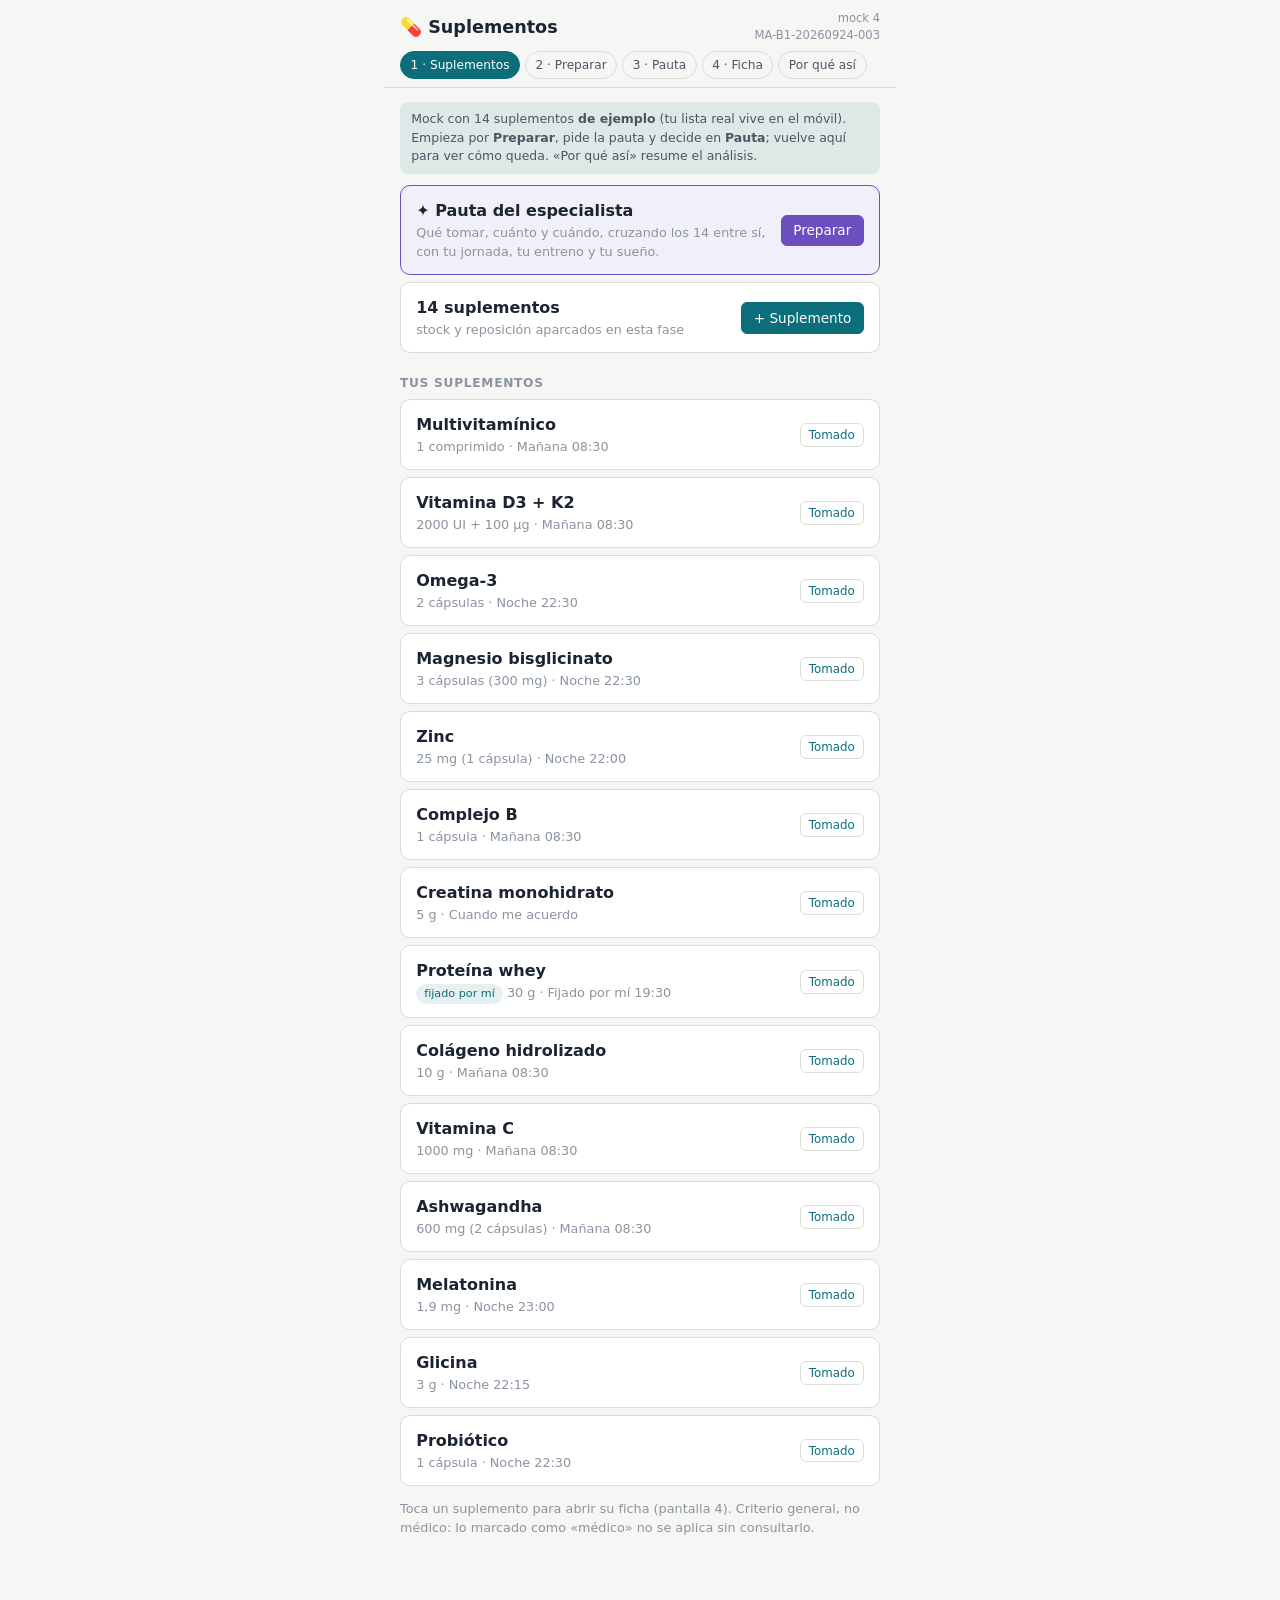
<file: docs/mocks/004-suplementos-especialista.html>
<!doctype html>
<html lang="es">
<head>
<meta charset="utf-8">
<meta name="viewport" content="width=device-width, initial-scale=1, viewport-fit=cover">
<meta name="build" content="MA-B1-20260924-003">
<meta name="color-scheme" content="light dark">
<meta name="theme-color" content="#0B6E7A">
<title>maydom · mock 4 · especialista de suplementos</title>
<style>
:root{--bg:#F6F7F4;--bg2:#FFFFFF;--ink:#1B2430;--ink2:#4B5563;--mute:#8A93A0;--line:#D9DED8;--acc:#0B6E7A;--acc2:#0B6E7A1A;--ia:#6B4FBF;--ia2:#6B4FBF17;--warn:#B85C1E;--warn2:#B85C1E14;--ok:#2E7D4F;--ok2:#2E7D4F14;--mal:#B00020;--mal2:#B0002014;--sans:system-ui,-apple-system,"Segoe UI",Roboto,sans-serif}
@media (prefers-color-scheme:dark){:root:not([data-theme="light"]){--bg:#131A20;--bg2:#1B232B;--ink:#E6EAE7;--ink2:#B7C0C7;--mute:#7F8A94;--line:#2C3740;--acc:#4FB3BF;--acc2:#4FB3BF22;--ia:#A993F0;--ia2:#A993F022;--warn:#E08A4C;--warn2:#E08A4C1F;--ok:#5FBF87;--ok2:#5FBF871F;--mal:#FF6B6B;--mal2:#FF6B6B1F}}
:root[data-theme="dark"]{--bg:#131A20;--bg2:#1B232B;--ink:#E6EAE7;--ink2:#B7C0C7;--mute:#7F8A94;--line:#2C3740;--acc:#4FB3BF;--acc2:#4FB3BF22;--ia:#A993F0;--ia2:#A993F022;--warn:#E08A4C;--warn2:#E08A4C1F;--ok:#5FBF87;--ok2:#5FBF871F;--mal:#FF6B6B;--mal2:#FF6B6B1F}
*{box-sizing:border-box}
[hidden]{display:none!important}
html{-webkit-text-size-adjust:100%}
body{margin:0;background:var(--bg);color:var(--ink);font:16px/1.5 var(--sans)}
.app{max-width:32rem;margin:0 auto;min-height:100dvh;display:flex;flex-direction:column}
header.cab{position:sticky;top:0;z-index:5;background:var(--bg);border-bottom:1px solid var(--line);padding:.6rem 1rem .5rem}
header.cab .l1{display:flex;align-items:center;gap:.5rem}
header.cab h1{font-size:1.1rem;margin:0;flex:1}
header.cab small{color:var(--mute);font-size:.72rem;text-align:right}
.volver{background:none;border:0;color:var(--acc);font-size:1.2rem;cursor:pointer;padding:0 .2rem}
.pantallas{display:flex;gap:.3rem;overflow-x:auto;margin-top:.45rem;scrollbar-width:none}
.pantallas::-webkit-scrollbar{display:none}
.pantallas a{flex:none;font-size:.76rem;padding:.22rem .6rem;border-radius:999px;border:1px solid var(--line);color:var(--ink2);text-decoration:none;white-space:nowrap}
.pantallas a.activo{background:var(--acc);border-color:var(--acc);color:#fff}
main{flex:1;padding:.9rem 1rem 4rem}
.aviso-mock{font-size:.78rem;color:var(--ink2);background:var(--acc2);border-radius:8px;padding:.5rem .7rem;margin-bottom:.7rem}
h3{font-size:.76rem;text-transform:uppercase;letter-spacing:.06em;color:var(--mute);margin:1.3rem 0 .45rem;display:flex;align-items:center;gap:.5rem}
h3 .sp{flex:1}
h3 .n{text-transform:none;letter-spacing:0;font-size:.75rem}
.tarjeta{background:var(--bg2);border:1px solid var(--line);border-radius:10px;padding:.8rem .95rem;margin:.45rem 0}
.tarjeta.ia{border-color:var(--ia);background:linear-gradient(var(--ia2),var(--ia2)),var(--bg2)}
.fila{display:flex;align-items:center;gap:.7rem}.fila .t{flex:1;min-width:0}
.mini{color:var(--mute);font-size:.8rem}
.txt{font-size:.88rem;color:var(--ink2);margin:.35rem 0 0}
.btn{font:500 .85rem var(--sans);color:var(--acc);background:var(--bg2);border:1px solid var(--line);border-radius:6px;padding:.42rem .72rem;cursor:pointer;display:inline-flex;align-items:center;gap:.3rem;text-decoration:none}
.btn:hover{border-color:var(--acc)}.btn.p{background:var(--acc);color:#fff;border-color:var(--acc)}
.btn.ia{background:var(--ia);border-color:var(--ia);color:#fff}.btn.ia-l{color:var(--ia);border-color:var(--ia)}
.btn.mini{font-size:.74rem;padding:.24rem .5rem}.btn[disabled]{opacity:.45;cursor:not-allowed}
.btn.hecho{background:var(--ok2);color:var(--ok);border-color:var(--ok)}
.acciones{display:flex;gap:.45rem;flex-wrap:wrap;margin-top:.6rem;align-items:center}
.pill{font-size:.7rem;padding:.1rem .5rem;border-radius:999px;background:var(--acc2);color:var(--acc);white-space:nowrap;display:inline-block;line-height:1.5}
.pill.ia{background:var(--ia2);color:var(--ia)}.pill.w{background:var(--warn2);color:var(--warn)}.pill.m{background:var(--mal2);color:var(--mal)}.pill.ok{background:var(--ok2);color:var(--ok)}.pill.g{background:var(--line);color:var(--ink2)}
input,select,textarea{font:inherit;font-size:.92rem;padding:.45rem .55rem;border:1px solid var(--line);border-radius:6px;background:var(--bg2);color:var(--ink);width:100%}
input[disabled],select[disabled]{opacity:.55}
label{display:block;font-size:.8rem;color:var(--ink2);margin-top:.6rem}
.rej2{display:grid;grid-template-columns:1fr 1fr;gap:0 .6rem}
.rej3{display:grid;grid-template-columns:1fr 1fr 1fr;gap:0 .6rem}
.chips{display:flex;flex-wrap:wrap;gap:.35rem;margin-top:.35rem}
.chip{font:500 .8rem var(--sans);padding:.28rem .65rem;border-radius:999px;border:1px solid var(--line);background:var(--bg2);color:var(--ink2);cursor:pointer}
.chip.on{background:var(--acc);border-color:var(--acc);color:#fff}
.seg{display:flex;border:1px solid var(--line);border-radius:8px;overflow:hidden;margin:.35rem 0}
.seg button{flex:1;font:500 .8rem var(--sans);padding:.42rem .3rem;border:0;background:var(--bg2);color:var(--ink2);cursor:pointer}
.seg button+button{border-left:1px solid var(--line)}
.seg button.on{background:var(--acc);color:#fff}
.opcion{display:flex;gap:.6rem;align-items:flex-start;border:1px solid var(--line);border-radius:8px;padding:.55rem .7rem;margin-top:.4rem;cursor:pointer;background:var(--bg2)}
.opcion input[type=radio]{width:auto;margin-top:.25rem}
.opcion>span{flex:1;min-width:0}.opcion>span input{display:block;margin-top:.3rem}
.opcion.on{border-color:var(--ia);background:linear-gradient(var(--ia2),var(--ia2)),var(--bg2)}
.opcion .mini{display:block}
details.plegable{border:1px solid var(--line);border-radius:10px;background:var(--bg2);margin:.45rem 0}
details.plegable>summary{cursor:pointer;padding:.65rem .9rem;font-weight:600;font-size:.9rem;list-style:none;display:flex;gap:.5rem;align-items:center}
details.plegable>summary::after{content:'▸';margin-left:auto;color:var(--mute);transition:.15s}
details.plegable[open]>summary::after{rotate:90deg}
details.plegable .cuerpo{padding:0 .9rem .8rem}
details.aparcado{opacity:.7}
/* Pauta: tomas del día */
.toma{display:grid;grid-template-columns:3.4rem 1fr;gap:.2rem .7rem;padding:.6rem 0;border-bottom:1px dashed var(--line)}
.toma:last-child{border-bottom:0}
.toma .h{font-weight:700;font-variant-numeric:tabular-nums;font-size:1rem;padding-top:.05rem}
.toma .a{font-weight:600;font-size:.9rem}
.toma .a .mini{font-weight:400}
.toma .items{grid-column:2;display:flex;flex-wrap:wrap;gap:.3rem}
.it{font-size:.76rem;padding:.16rem .5rem;border-radius:6px;background:var(--ia2);color:var(--ink);border:1px solid transparent}
.it b{font-weight:600}
.it.fijo{background:var(--acc2)}
.it.cambio{border-color:var(--ia)}
/* Comparación Ahora / IA */
.cmp{display:grid;grid-template-columns:3.2rem 1fr;gap:.2rem .6rem;font-size:.85rem;margin-top:.45rem}
.cmp .k{color:var(--mute);font-size:.74rem;padding-top:.1rem}
.cmp .ia-v{color:var(--ia);font-weight:600}
.cmp s{color:var(--mute)}
.ev{display:flex;gap:.8rem;flex-wrap:wrap;font-size:.74rem;color:var(--mute);margin-top:.4rem}
.dots{letter-spacing:.05em}.dots i{font-style:normal;color:var(--ia)}
.decidido{font-size:.8rem;font-weight:600}
.decidido.ok{color:var(--ok)}.decidido.mia{color:var(--ink2)}
.aviso{display:flex;gap:.6rem;padding:.55rem .7rem;border-radius:8px;margin:.35rem 0;font-size:.85rem;background:var(--bg2);border:1px solid var(--line);border-left-width:4px}
.aviso.alta{border-left-color:var(--mal)}.aviso.media{border-left-color:var(--warn)}.aviso.baja{border-left-color:var(--ok)}
.aviso .ic{flex:none}
.aviso .acc{display:block;color:var(--ink2);font-size:.78rem;margin-top:.15rem}
.check{display:flex;gap:.5rem;font-size:.84rem;margin:.25rem 0}
.check .s{flex:none;width:1.1rem;text-align:center}
.barra{height:6px;background:var(--line);border-radius:3px;overflow:hidden;margin:.3rem 0 .1rem;position:relative}
.barra i{display:block;height:100%;background:var(--ok)}
.barra i.w{background:var(--warn)}
.barra b{position:absolute;top:-2px;bottom:-2px;width:2px;background:var(--ink)}
.flujo{display:flex;flex-direction:column;gap:.35rem;margin:.4rem 0}
.paso{display:flex;gap:.6rem;align-items:flex-start;background:var(--bg2);border:1px solid var(--line);border-radius:8px;padding:.5rem .7rem;font-size:.85rem}
.paso .num{flex:none;width:1.5rem;height:1.5rem;border-radius:999px;background:var(--acc);color:#fff;font-size:.78rem;font-weight:700;display:flex;align-items:center;justify-content:center}
.paso.ia .num{background:var(--ia)}
.paso b{display:block}
.flecha{text-align:center;color:var(--mute);font-size:.8rem;line-height:1}
table.t{width:100%;border-collapse:collapse;font-size:.8rem;margin:.3rem 0}
table.t th,table.t td{text-align:left;padding:.35rem .3rem;border-bottom:1px solid var(--line);vertical-align:top}
table.t th{color:var(--mute);font-weight:600;font-size:.72rem}
table.t tr.rec td{background:var(--ia2)}
pre{font-size:.72rem;background:var(--bg2);border:1px solid var(--line);border-radius:8px;padding:.6rem;overflow-x:auto;line-height:1.4}
ul.l{margin:.3rem 0;padding-left:1.1rem;font-size:.86rem}ul.l li{margin:.2rem 0}
.modal{border:1px solid var(--line);border-radius:12px;background:var(--bg2);color:var(--ink);padding:1rem 1.1rem;width:min(92vw,27rem);max-height:90dvh;overflow:auto}
.modal::backdrop{background:rgba(0,0,0,.45)}
.cabecera-modal{display:flex;align-items:center;gap:.5rem;margin:0 0 .3rem}
.cabecera-modal h2{flex:1;min-width:0;margin:0;font-size:1.15rem}
.cerrar{flex:none;background:none;border:0;color:var(--mute);font-size:1.25rem;line-height:1;cursor:pointer;padding:.15rem .3rem;border-radius:6px}
.cerrar:hover{color:var(--ink);background:var(--line)}
.progreso{list-style:none;padding:0;margin:.6rem 0}
.progreso li{display:flex;gap:.6rem;align-items:center;padding:.45rem 0;font-size:.9rem;color:var(--mute)}
.progreso li .s{width:1.3rem;text-align:center}
.progreso li.act{color:var(--ink)}.progreso li.hecho{color:var(--ok)}
@keyframes gira{to{rotate:360deg}}
.progreso li.act .s{animation:gira 1s linear infinite}
#toast{position:fixed;left:50%;bottom:1.2rem;transform:translateX(-50%) translateY(1rem);background:var(--ink);color:var(--bg);padding:.5rem .9rem;border-radius:8px;font-size:.85rem;opacity:0;transition:.2s;z-index:50;max-width:90vw;pointer-events:none;text-align:center}
#toast.ver{opacity:1;transform:translateX(-50%)}
.banda{position:sticky;bottom:0;background:var(--bg);border-top:1px solid var(--line);padding:.6rem 0;margin-top:1rem;display:flex;gap:.5rem;align-items:center}
.banda .t{flex:1;font-size:.8rem;color:var(--ink2)}
</style>
</head>
<body>
<div class="app">
  <header class="cab">
    <div class="l1"><button class="volver" id="volver" hidden aria-label="Volver">‹</button><h1 id="titulo">💊 Suplementos</h1><small>mock 4<br>MA-B1-20260924-003</small></div>
    <nav class="pantallas" id="pantallas">
      <a href="#lista">1 · Suplementos</a><a href="#preparar">2 · Preparar</a><a href="#pauta">3 · Pauta</a><a href="#ficha">4 · Ficha</a><a href="#diseno">Por qué así</a>
    </nav>
  </header>
  <main id="main"></main>
</div>

<dialog class="modal" id="dlg-progreso">
  <div class="cabecera-modal"><h2>✦ Pidiendo la pauta</h2></div>
  <p class="mini" id="prog-modelo"></p>
  <ul class="progreso" id="prog-lista"></ul>
  <p class="mini">En la app real el segundo paso tarda entre 30 y 90 s; aquí se simula.</p>
</dialog>

<dialog class="modal" id="dlg-ficha">
  <div class="cabecera-modal"><h2 id="ficha-titulo">Editar</h2><button class="cerrar" data-cerrar aria-label="Cerrar">✕</button></div>
  <div id="ficha-cuerpo"></div>
</dialog>

<div id="toast" role="status" aria-live="polite"></div>

<script>
// ─────────────────────────── Datos de ejemplo ───────────────────────────
// Lista inventada para el mock: la real vive en el móvil (localStorage), nunca en docs/.
const J = { levantarse: '07:00', desayuno: '07:30', comida: '14:30', cena: '21:00', acostarse: '23:00',
  entreno: { dias: [1, 3, 5], hora: '18:30', dur: 60 }, cafe: '08:00 y 16:00' };
const SUENO = { latencia: 12, despertar: '03:40', media: '6 h 10 min' };
const DIAS = ['D', 'L', 'M', 'X', 'J', 'V', 'S'];

const ANCLAS = {
  al_levantarse: { l: 'Al levantarte', de: 'levantarte', ico: '🌅' },
  desayuno: { l: 'Desayuno', de: 'desayunar', ico: '🥣' },
  comida: { l: 'Comida', de: 'comer', ico: '🍽️', nota: 'la más grasa del día' },
  pre_entreno: { l: 'Antes de entrenar', de: 'entrenar', ico: '🏋️' },
  post_entreno: { l: 'Al terminar de entrenar', de: 'terminar de entrenar', ico: '🥤' },
  cena: { l: 'Cena', de: 'cenar', ico: '🌙' },
  antes_de_dormir: { l: 'Antes de acostarte', de: 'acostarte', ico: '😴' },
};
const A = (a, d = 0, dias = 'todos') => ({ a, d, dias });

// ahora: lo que tiene hoy la ficha · ia: lo que devuelve el especialista (contrato del §5.2 del documento)
const S = [
  { id: 's1', nombre: 'Multivitamínico', ahora: { dosis: '1 comprimido', mom: 'Mañana', hora: '08:30' },
    comp: '1 comp. = D3 25 µg · zinc 10 mg · B6 5 mg · magnesio 100 mg · B12 25 µg · …', obj: 'por si acaso',
    ia: { accion: 'ajustar', dosis: '1 comprimido', anclas: [A('comida')],
      motivo: 'Lleva A, D, E y K, que se absorben con grasa: pásalo a la comida. Su zinc, B6, D y magnesio se suman a los que tomas sueltos (mira los avisos).',
      ev: { dosis: 2, hora: 2 }, conf: 85 } },
  { id: 's2', nombre: 'Vitamina D3 + K2', ahora: { dosis: '2000 UI + 100 µg', mom: 'Mañana', hora: '08:30' },
    comp: '1 cáps. = D3 50 µg (2000 UI) + K2 MK-7 100 µg', obj: 'huesos, invierno',
    ia: { accion: 'ajustar', dosis: '2000 UI + 100 µg (1 cápsula)', anclas: [A('comida')],
      motivo: 'Liposolubles: con la comida más grasa la D se absorbe bastante mejor que en ayunas. Con el multi sumas 3000 UI, dentro del límite (4000). Sin analítica, no subas.',
      ev: { dosis: 2, hora: 3 }, conf: 80 } },
  { id: 's3', nombre: 'Omega-3', ahora: { dosis: '2 cápsulas', mom: 'Noche', hora: '22:30' },
    comp: '2 cáps. = EPA 660 mg + DHA 440 mg', obj: 'corazón, recuperación',
    ia: { accion: 'ajustar', dosis: '2 cápsulas (1,1 g EPA+DHA)', anclas: [A('comida')],
      motivo: 'Con la comida más grasa se absorbe mejor y repite menos; tomarlo por la noche no aporta nada. 1,1 g de EPA+DHA está en el rango que tiene evidencia.',
      ev: { dosis: 2, hora: 2 }, conf: 80 } },
  { id: 's4', nombre: 'Magnesio bisglicinato', ahora: { dosis: '3 cápsulas (300 mg)', mom: 'Noche', hora: '22:30' },
    comp: '1 cáps. = 100 mg de magnesio (bisglicinato)', obj: 'dormir, calambres',
    ia: { accion: 'ajustar', dosis: '200 mg (2 cápsulas)', anclas: [A('antes_de_dormir', -45)],
      motivo: 'Con los 100 mg del multi sumabas 400 de magnesio suplementado. Con 2 cápsulas quedan 300: todavía por encima de los 250 de EFSA, un límite que existe por el efecto laxante, y el bisglicinato se tolera bien. Si notas el estómago suelto, 1 cápsula.',
      ev: { dosis: 2, hora: 1 }, conf: 70, limite: 'Magnesio suplementado 300 mg > 250 mg (EFSA)' } },
  { id: 's5', nombre: 'Zinc', ahora: { dosis: '25 mg (1 cápsula)', mom: 'Noche', hora: '22:00' },
    comp: '1 cáps. = 25 mg de zinc (bisglicinato)', obj: 'defensas',
    ia: { accion: 'ajustar', dosis: '25 mg en días alternos', alterno: true, anclas: [A('cena')],
      sencilla: { anclas: [A('comida')], pierde: 'nada relevante: a estas dosis puede ir con el multi' },
      motivo: 'Con el multi sumabas 35 mg al día y el límite es 25; mantenido, el exceso de zinc baja el cobre. En días alternos quedan 22,5 de media. Con la cena sienta mejor que en ayunas.',
      ev: { dosis: 3, hora: 1 }, conf: 85 } },
  { id: 's6', nombre: 'Complejo B', ahora: { dosis: '1 cápsula', mom: 'Mañana', hora: '08:30' },
    comp: '1 cáps. = B6 25 mg · B12 500 µg · B1, B2, B3…', obj: 'energía',
    ia: { accion: 'suspender', dosis: '—', anclas: [],
      motivo: 'Con el multi tomas 30 mg de B6 al día; EFSA puso el límite en 12 mg en 2023, y mantener la B6 alta se asocia a neuropatía. El multi ya cubre las B. Si lo que buscas es B12 (comes poca carne o pescado), tómala sola.',
      ev: { dosis: 3, hora: 0 }, conf: 90 } },
  { id: 's7', nombre: 'Creatina monohidrato', ahora: { dosis: '5 g', mom: 'Cuando me acuerdo', hora: '' },
    comp: '1 cacito = 5 g', obj: 'fuerza',
    ia: { accion: 'ajustar', dosis: '5 g todos los días', anclas: [A('post_entreno', 0, 'entreno'), A('desayuno', 0, 'descanso')],
      sencilla: { anclas: [A('desayuno')], pierde: 'muy poco: tomarla después de entrenar da una ventaja pequeña' },
      motivo: 'Funciona por acumulación: lo que cuenta es no saltarse días, tampoco los de descanso. Después de entrenar, con el batido, rinde algo más; los demás días, con el desayuno.',
      ev: { dosis: 3, hora: 1 }, conf: 85 } },
  { id: 's8', nombre: 'Proteína whey', ahora: { dosis: '30 g', mom: 'Fijado por mí', hora: '19:30' }, fijo: true,
    comp: '1 cacito = 30 g (24 g de proteína)', obj: 'músculo',
    ia: { accion: 'mantener', dosis: '30 g', anclas: [A('post_entreno', 0, 'entreno')],
      motivo: 'Lo tienes fijado y está bien puesto: 30 g al terminar de entrenar. Los días de descanso, solo si no llegas a ~1,6 g de proteína por kilo (dime tu peso y lo cruzo con Alimentación).',
      ev: { dosis: 3, hora: 2 }, conf: 85 } },
  { id: 's9', nombre: 'Colágeno hidrolizado', ahora: { dosis: '10 g', mom: 'Mañana', hora: '08:30' },
    comp: '1 cacito = 10 g', obj: 'tendones',
    ia: { accion: 'ajustar', dosis: '15 g con la vitamina C', anclas: [A('pre_entreno', -45, 'entreno'), A('desayuno', 0, 'descanso')],
      sencilla: { anclas: [A('desayuno')], pierde: 'el efecto sobre el tendón, que se busca teniendo el colágeno en sangre mientras entrenas' },
      motivo: 'Para tendones, 15 g con unos 50 mg de vitamina C entre 30 y 60 min antes de entrenar, que es como se ha estudiado. Los días sin entreno, con el desayuno.',
      ev: { dosis: 1, hora: 2 }, conf: 65 } },
  { id: 's10', nombre: 'Vitamina C', ahora: { dosis: '1000 mg', mom: 'Mañana', hora: '08:30' },
    comp: '1 comp. = 1000 mg', obj: 'defensas',
    ia: { accion: 'ajustar', dosis: '250 mg', anclas: [A('pre_entreno', -45, 'entreno'), A('desayuno', 0, 'descanso')],
      sencilla: { anclas: [A('desayuno')], pierde: 'acompañar al colágeno antes de entrenar' },
      motivo: 'Por encima de ~200 mg la absorción se satura y el resto se elimina, y 1 g cerca del entreno puede restar parte de la adaptación. 250 mg junto al colágeno bastan. Tu comprimido es de 1000: habrá que buscar uno de 250.',
      ev: { dosis: 2, hora: 2 }, conf: 75 } },
  { id: 's11', nombre: 'Ashwagandha', ahora: { dosis: '600 mg (2 cápsulas)', mom: 'Mañana', hora: '08:30' },
    comp: '1 cáps. = 300 mg de extracto KSM-66', obj: 'estrés',
    ia: { accion: 'ajustar', dosis: '600 mg · 8 semanas sí, 2 no', anclas: [A('cena')],
      sencilla: { anclas: [A('antes_de_dormir', -45)], pierde: 'nada' },
      motivo: 'La evidencia (estrés, sueño) es con 300–600 mg. Por la noche ayuda a descansar en vez de adormilarte por la mañana. Ciclos de 8 semanas con 2 de pausa, por prudencia.',
      ev: { dosis: 2, hora: 1 }, conf: 70 } },
  { id: 's12', nombre: 'Melatonina', ahora: { dosis: '1,9 mg', mom: 'Noche', hora: '23:00' },
    comp: '1 comp. = 1,9 mg', obj: 'dormir',
    ia: { accion: 'preguntar', dosis: '1 mg (medio comprimido) o prueba sin ella', anclas: [A('antes_de_dormir', -45)],
      motivo: 'Según Sueño te duermes en 12 min de media; lo tuyo es el despertar de las 03:40, y la melatonina de liberación inmediata apenas llega ahí. Prueba 2 semanas sin ella y mira Sueño. Si la mantienes, 0,5–1 mg rinde igual que 1,9.',
      ev: { dosis: 2, hora: 3 }, conf: 70 } },
  { id: 's13', nombre: 'Glicina', ahora: { dosis: '3 g', mom: 'Noche', hora: '22:15' },
    comp: '1 cacito = 3 g', obj: 'dormir',
    ia: { accion: 'mantener', dosis: '3 g', anclas: [A('antes_de_dormir', -45)],
      motivo: '3 g antes de acostarte mejoraron la calidad del sueño en estudios pequeños. Va bien en la misma toma que el magnesio.',
      ev: { dosis: 1, hora: 2 }, conf: 70 } },
  { id: 's14', nombre: 'Probiótico', ahora: { dosis: '1 cápsula', mom: 'Noche', hora: '22:30' },
    comp: '', obj: 'digestión',
    ia: { accion: 'ajustar', dosis: '1 cápsula', anclas: [A('desayuno')],
      motivo: 'Resiste mejor el ácido del estómago si va con comida; la hora importa menos que tomarlo a diario. Con el desayuno aligeras la toma de la noche, que ya es la más cargada.',
      ev: { dosis: 1, hora: 1 }, conf: 60 } },
];

const AVISOS = [
  { g: 'alta', ic: '⛔', t: 'B6: 30 mg al día (Complejo B 25 + multi 5). EFSA la limita a 12 mg.', acc: 'Suspender el Complejo B', ids: ['s6', 's1'] },
  { g: 'alta', ic: '⛔', t: 'Zinc: 35 mg al día (suelto 25 + multi 10). El límite es 25 y, mantenido, baja el cobre.', acc: 'Zinc en días alternos: 22,5 de media', ids: ['s5', 's1'] },
  { g: 'media', ic: '⚠️', t: 'Magnesio suplementado: 300 mg con la propuesta (antes 400). EFSA pone 250 por el efecto laxante.', acc: 'Aceptarlo leyendo el aviso, o bajar a 1 cápsula', ids: ['s4', 's1'] },
  { g: 'media', ic: '💊', t: 'La K2 y el omega-3 no se toman con anticoagulantes (acenocumarol, warfarina…) sin hablar con tu médico. No sé si tomas medicación.', acc: 'Contesta la pregunta 1', ids: ['s2', 's3'] },
  { g: 'media', ic: '🏋️', t: '1 g de vitamina C cerca del entreno puede restar parte de la adaptación.', acc: 'Bajar a 250 mg', ids: ['s10'] },
  { g: 'media', ic: '💊', t: 'Ashwagandha: cuidado si tomas hormona tiroidea o sedantes, o en el embarazo; hay casos raros de daño en el hígado.', acc: 'Ciclos de 8 + 2 semanas', ids: ['s11'] },
  { g: 'baja', ic: '🤝', t: 'Multi, D3 + K2 y omega-3 juntos en la comida: todos se absorben con grasa y se ayudan.', ids: ['s1', 's2', 's3'] },
  { g: 'baja', ic: 'ℹ️', t: 'Magnesio, glicina y melatonina juntos: son compatibles, pero dan sueño. No conduzcas después.', ids: ['s4', 's12', 's13'] },
  { g: 'baja', ic: 'ℹ️', t: 'A estas dosis no hace falta separar el zinc del magnesio: van en tomas distintas porque encajan mejor así, no porque haya que separarlos.', ids: ['s4', 's5'] },
];
const PREGUNTAS = [
  { id: 'medicacion', t: '¿Tomas algún medicamento? Anticoagulantes, levotiroxina, antidepresivos, algo para la tensión o la diabetes cambian la K2, el omega-3, la ashwagandha, el magnesio y la melatonina.', ph: 'nada / acenocumarol 4 mg…' },
  { id: 'analitica', t: '¿Tienes una analítica reciente con vitamina D (25-OH-D) o B12? Sin ella me quedo en dosis de mantenimiento.', ph: '25-OH-D 28 ng/ml, marzo 2026…' },
  { id: 'peso', t: '¿Cuánto pesas? Es para ajustar la proteína de los días de descanso.', ph: '78 kg' },
];
const MEDICO = [
  'Si tomas anticoagulante: la K2 y el omega-3, antes que nada.',
  'Si tomas levotiroxina: la ashwagandha, y el multi, el zinc y el magnesio, 4 h separados de ella.',
  'Una analítica de vitamina D antes de mantener 3000 UI todo el año.',
];
const FUERA = ['El café de las 16:00 queda a 7 h de acostarte. Si el sueño no mejora, tómalo antes de las 15:00.'];

// ─────────────────────────── Estado del mock ───────────────────────────
const st = { tipo: 'entreno', modo: 'optima', modelo: 'especialista', objetivos: new Set(['entreno', 'sueno']), pedida: false, dec: {}, fichaId: 's11', diasPrep: new Set(J.entreno.dias) };

// ─────────────────────────── Utilidades ───────────────────────────
const $ = s => document.querySelector(s);
const aMin = h => { const [a, b] = h.split(':').map(Number); return a * 60 + b; };
const hhmm = m => { m = ((m % 1440) + 1440) % 1440; return String(Math.floor(m / 60)).padStart(2, '0') + ':' + String(m % 60).padStart(2, '0'); };
// Planificador local (§5.4): el modelo no da horas, da anclas con desfase; la hora sale de la jornada.
function base(a) {
  switch (a) {
    case 'al_levantarse': return aMin(J.levantarse);
    case 'desayuno': return aMin(J.desayuno);
    case 'comida': return aMin(J.comida);
    case 'cena': return aMin(J.cena);
    case 'antes_de_dormir': return aMin(J.acostarse);
    case 'pre_entreno': return aMin(J.entreno.hora);
    case 'post_entreno': return aMin(J.entreno.hora) + J.entreno.dur;
  }
}
const hora = x => hhmm(base(x.a) + (x.d || 0));
const desc = x => x.d ? `${Math.abs(x.d)} min ${x.d < 0 ? 'antes' : 'después'} de ${ANCLAS[x.a].de}` : ANCLAS[x.a].l;
const diasTxt = x => x.dias === 'entreno' ? ' · días de entreno' : x.dias === 'descanso' ? ' · días de descanso' : '';
const anclasDe = (s, modo) => s.ia.accion === 'suspender' ? [] : (modo === 'sencilla' && s.ia.sencilla ? s.ia.sencilla.anclas : s.ia.anclas);
function tomasDelDia(tipo, modo) {
  const g = {};
  for (const s of S) for (const x of anclasDe(s, modo)) {
    if (x.dias !== 'todos' && x.dias !== tipo) continue;
    const k = x.a + '|' + (x.d || 0);
    (g[k] ||= { a: x.a, d: x.d || 0, items: [] }).items.push(s);
  }
  return Object.values(g).sort((p, q) => (base(p.a) + p.d) - (base(q.a) + q.d));
}
const iaTexto = (s, modo = 'optima') => { const an = anclasDe(s, modo); return an.length ? an.map(x => `${desc(x)} · ${hora(x)}${diasTxt(x)}`).join('<br>') : 'Suspender'; };
const iaCorto = s => { const an = anclasDe(s, 'optima'); return an.length ? an.map(x => `${ANCLAS[x.a].l} ${hora(x)}`).join(' / ') : 'suspender'; };
const dots = n => '<span class="dots">' + '<i>●</i>'.repeat(n) + '○'.repeat(3 - n) + '</span>';
const EVN = ['—', 'baja', 'moderada', 'alta'];
const ACC = { ajustar: ['Ajustar', 'ia'], mantener: ['Mantener', 'ok'], suspender: ['Suspender', 'm'], preguntar: ['Preguntar', 'w'] };
function toast(t, ms = 2400) { const e = $('#toast'); e.textContent = t; e.classList.add('ver'); clearTimeout(toast.h); toast.h = setTimeout(() => e.classList.remove('ver'), ms); }
const pendientes = () => S.filter(s => !st.dec[s.id] && s.ia.accion !== 'mantener');

// ─────────────────────────── Pantalla 1: lista ───────────────────────────
function vLista() {
  const pend = pendientes().length;
  const cab = st.pedida
    ? `<div class="tarjeta ia"><div class="fila"><div class="t"><b>✦ Pauta del especialista</b> <span class="pill ok">vigente</span>
        <div class="mini">24/09/2026 · Opus 5.5 · ${pend ? `<b style="color:var(--ia)">${pend} propuestas sin decidir</b>` : 'todo decidido'}</div></div>
        <a class="btn ia" href="#pauta">Ver</a></div></div>`
    : `<div class="tarjeta ia"><div class="fila"><div class="t"><b>✦ Pauta del especialista</b>
        <div class="mini">Qué tomar, cuánto y cuándo, cruzando los 14 entre sí, con tu jornada, tu entreno y tu sueño.</div></div>
        <a class="btn ia" href="#preparar">Preparar</a></div></div>`;
  const filas = S.map(s => {
    const d = st.dec[s.id];
    const usaIA = d === 'ia' || (s.ia.accion === 'mantener' && st.pedida);
    const sus = d === 'ia' && s.ia.accion === 'suspender';
    let linea;
    if (sus) linea = `<span class="pill m">suspendido por la pauta</span>`;
    else if (usaIA) linea = `<span class="pill ia">✦ IA</span> ${s.ia.dosis} · ${iaCorto(s)}`;
    else linea = `${s.fijo ? '<span class="pill">fijado por mí</span> ' : ''}${s.ahora.dosis} · ${s.ahora.mom}${s.ahora.hora ? ' ' + s.ahora.hora : ''}`;
    const prop = st.pedida && !d && s.ia.accion !== 'mantener' ? ' <span class="pill w">propuesta</span>' : '';
    return `<div class="tarjeta"><div class="fila"><div class="t" style="cursor:pointer" data-ficha="${s.id}"><b>${s.nombre}</b>${prop}<div class="mini">${linea}</div></div>
      ${sus ? '' : `<button class="btn mini" data-tomar>Tomado</button>`}</div></div>`;
  }).join('');
  const hoy = st.pedida ? tomasDelDia('entreno', st.modo) : null;
  return `
  <div class="aviso-mock">Mock con 14 suplementos <b>de ejemplo</b> (tu lista real vive en el móvil). Empieza por <b>Preparar</b>, pide la pauta y decide en <b>Pauta</b>; vuelve aquí para ver cómo queda. «Por qué así» resume el análisis.</div>
  ${cab}
  <div class="tarjeta"><div class="fila"><div class="t"><b>14 suplementos</b><div class="mini">stock y reposición aparcados en esta fase</div></div><button class="btn p" onclick="toast('Nuevo suplemento: nombre, composición y para qué lo tomas')">+ Suplemento</button></div></div>
  ${hoy ? `<h3>Hoy, por tomas <span class="sp"></span><span class="pill g n">fase 2</span></h3>
    <div class="tarjeta">${hoy.map(t => `<div class="fila" style="padding:.3rem 0"><div class="t"><b>${hhmm(base(t.a) + t.d)}</b> ${ANCLAS[t.a].ico} ${ANCLAS[t.a].l}<div class="mini">${t.items.map(s => s.nombre).join(' · ')}</div></div><button class="btn mini" data-tomar>✓ todo</button></div>`).join('')}</div>` : ''}
  <h3>Tus suplementos</h3>
  ${filas}
  <p class="mini">Toca un suplemento para abrir su ficha (pantalla 4). Criterio general, no médico: lo marcado como «médico» no se aplica sin consultarlo.</p>`;
}

// ─────────────────────────── Pantalla 2: preparar ───────────────────────────
function vPreparar() {
  const chip = (k, l) => `<button class="chip ${st.objetivos.has(k) ? 'on' : ''}" data-obj="${k}">${l}</button>`;
  const dia = i => `<button class="chip ${st.diasPrep.has(i) ? 'on' : ''}" data-dia="${i}">${DIAS[i]}</button>`;
  const sinComp = S.filter(s => !s.comp).length;
  return `
  <div class="aviso-mock">Lo que el especialista va a mirar. Casi todo sale ya de la app (Preferencias, Sueño, Ejercicio): aquí solo se repasa. Cambiar la jornada después <b>recoloca la pauta sin volver a llamar a la IA</b>.</div>
  <h3>Tu jornada tipo <span class="sp"></span><span class="n mini">de Sueño, Ejercicio y Preferencias</span></h3>
  <div class="tarjeta">
    <div class="rej3">
      <label>Me levanto<input type="time" data-j="levantarse" value="${J.levantarse}"></label>
      <label>Desayuno<input type="time" data-j="desayuno" value="${J.desayuno}"></label>
      <label>Comida ★<input type="time" data-j="comida" value="${J.comida}"></label>
      <label>Cena<input type="time" data-j="cena" value="${J.cena}"></label>
      <label>Me acuesto<input type="time" data-j="acostarse" value="${J.acostarse}"></label>
      <label>Café<input value="${J.cafe}" disabled></label>
    </div>
    <p class="mini" style="margin:.4rem 0 0">★ la comida con más grasa, donde van los liposolubles.</p>
    <label>Días de entreno</label><div class="chips">${[1, 2, 3, 4, 5, 6, 0].map(dia).join('')}</div>
    <div class="rej2"><label>Hora del entreno<input type="time" data-j="entreno" value="${J.entreno.hora}"></label><label>Duración<select disabled><option>60 min</option></select></label></div>
    <p class="mini" style="margin:.5rem 0 0">De Sueño (14 noches): te duermes en ${SUENO.latencia} min de media, despertar hacia las ${SUENO.despertar}, ${SUENO.media} dormidas.</p>
  </div>
  <h3>Para qué los tomas</h3>
  <div class="chips">${chip('entreno', 'Rendir entrenando')}${chip('sueno', 'Dormir')}${chip('salud', 'Salud general')}${chip('recuperacion', 'Recuperación')}</div>
  <details class="plegable"><summary>🩺 Perfil de salud <span class="pill w">opcional · cambia la pauta</span></summary><div class="cuerpo">
    <div class="rej2"><label>Edad<input type="number" placeholder="47"></label><label>Peso (kg)<input type="number" placeholder="78"></label></div>
    <label>Medicación que tomas<textarea rows="2" placeholder="nada / levotiroxina 50 µg en ayunas…"></textarea></label>
    <label>Condiciones<input placeholder="tensión, tiroides, reflujo…"></label>
    <label>Analíticas<input placeholder="25-OH-D 28 ng/ml, ferritina 90, B12 400 (marzo 2026)"></label>
    <p class="mini">🔒 Se queda en el móvil. Solo sale en esta consulta, hacia el gateway y el modelo, y se pide al proveedor que no la guarde.</p>
  </div></details>
  <h3>Suplementos que entran</h3>
  <div class="tarjeta"><b>14 de 14</b> · 1 fijado por ti (se respeta) · ${sinComp} sin composición
    <div class="mini">Sin composición la dosis sale en mg y no en cápsulas. Se rellena en la ficha: «1 cáps. = 100 mg de magnesio».</div></div>
  <h3>Quién la hace</h3>
  <label class="opcion ${st.modelo === 'especialista' ? 'on' : ''}"><input type="radio" name="modelo" value="especialista" ${st.modelo === 'especialista' ? 'checked' : ''}>
    <span><b>✦ Especialista</b> · Claude Opus 5.5, razonamiento medio<span class="mini">≈ 0,20–0,30 $ por pauta · 30–90 s · el recomendado para dosis</span></span></label>
  <label class="opcion ${st.modelo === 'rapido' ? 'on' : ''}"><input type="radio" name="modelo" value="rapido" ${st.modelo === 'rapido' ? 'checked' : ''}>
    <span><b>Rápido</b> · el del gateway (gemini-2.5-flash-lite)<span class="mini">&lt; 0,01 $ · 5 s · el que se usa hoy; para probar, no para decidir dosis</span></span></label>
  <div class="banda"><span class="t">Se guarda con su firma: si no cambian ni la lista ni la jornada ni el perfil, no se vuelve a pedir.</span><button class="btn ia" id="pedir">✦ Pedir pauta</button></div>`;
}

// ─────────────────────────── Pantalla 3: pauta ───────────────────────────
function vPauta() {
  if (!st.pedida) return `<div class="aviso-mock">Aún no hay pauta. Ve a <a href="#preparar">Preparar</a> y pídela (se simula).</div>`;
  const tomas = tomasDelDia(st.tipo, st.modo);
  const otra = tomasDelDia(st.tipo, st.modo === 'optima' ? 'sencilla' : 'optima').length;
  const cuenta = a => S.filter(s => s.ia.accion === a).length;
  const rapido = st.modelo === 'rapido';
  const seg = (k, v, l) => `<button class="${st[k] === v ? 'on' : ''}" data-${k}="${v}">${l}</button>`;
  const timeline = tomas.map(t => `<div class="toma"><div class="h">${hhmm(base(t.a) + t.d)}</div>
      <div class="a">${ANCLAS[t.a].ico} ${t.d ? desc(t) : ANCLAS[t.a].l}${ANCLAS[t.a].nota ? ` <span class="mini">· ${ANCLAS[t.a].nota}</span>` : ''}</div>
      <div class="items">${t.items.map(s => `<span class="it ${s.fijo ? 'fijo' : ''} ${s.ia.accion !== 'mantener' ? 'cambio' : ''}"><b>${s.nombre}</b> ${s.ia.dosis.replace(/ ·.*/, '')}</span>`).join('')}</div></div>`).join('');
  const tarjeta = s => {
    const [al, cl] = ACC[s.ia.accion]; const d = st.dec[s.id];
    const ahora = `${s.ahora.dosis} · ${s.ahora.mom}${s.ahora.hora ? ' ' + s.ahora.hora : ''}`;
    const botones = s.ia.accion === 'mantener' ? `<span class="decidido ok">✓ sin cambios</span>`
      : d === 'ia' ? `<span class="decidido ok">✓ Aceptada</span> <button class="btn mini" data-deshacer="${s.id}">deshacer</button>`
      : d === 'mia' ? `<span class="decidido mia">Mantienes la tuya</span> <button class="btn mini" data-deshacer="${s.id}">deshacer</button>`
      : s.ia.limite ? `<button class="btn ia-l mini" data-aceptar="${s.id}">Aceptar con el aviso</button><button class="btn mini" data-mia="${s.id}">Mantener la mía</button><button class="btn mini" data-ficha="${s.id}">Fijar a mano</button>`
      : `<button class="btn ia mini" data-aceptar="${s.id}">Aceptar</button><button class="btn mini" data-mia="${s.id}">Mantener la mía</button><button class="btn mini" data-ficha="${s.id}">Fijar a mano</button>`;
    return `<div class="tarjeta ${d ? '' : 'ia'}" id="t-${s.id}">
      <div class="fila"><div class="t"><b>${s.nombre}</b> <span class="pill ${cl}">${al}</span>${s.fijo ? ' <span class="pill">fijado por mí</span>' : ''}</div><span class="mini">${s.ia.conf} %</span></div>
      <div class="cmp"><span class="k">Ahora</span><span>${s.ia.accion === 'mantener' ? ahora : `<s>${ahora}</s>`}</span>
        <span class="k" style="color:var(--ia)">✦ IA</span><span class="ia-v">${s.ia.dosis}<br><span style="font-weight:400">${iaTexto(s)}</span></span></div>
      ${s.ia.limite ? `<div class="aviso media" style="margin-top:.5rem"><span class="ic">⚠️</span><span>La tabla local lo frena: <b>${s.ia.limite}</b>. El especialista lo justifica, pero no se acepta de un toque.</span></div>` : ''}
      <p class="txt">${s.ia.motivo}</p>
      ${s.ia.sencilla ? `<p class="mini" style="margin:.35rem 0 0">Sencilla: ${iaTexto(s, 'sencilla')} — pierdes ${s.ia.sencilla.pierde}.</p>` : ''}
      <div class="ev"><span>Evidencia de la dosis ${dots(s.ia.ev.dosis)} ${EVN[s.ia.ev.dosis]}</span><span>de la hora ${dots(s.ia.ev.hora)} ${EVN[s.ia.ev.hora]}</span></div>
      <div class="acciones">${botones}</div></div>`;
  };
  const orden = { suspender: 0, preguntar: 1, ajustar: 2, mantener: 3 };
  const lista = S.slice().sort((a, b) => orden[a.ia.accion] - orden[b.ia.accion]);
  const barra = (n, v, lim, u) => { return `<div style="margin:.35rem 0"><div class="fila mini"><span class="t">${n}</span><span>${v} / ${lim} ${u}</span></div><div class="barra"><i class="${v > lim ? 'w' : ''}" style="width:${Math.min(100, v / lim * 80)}%"></i><b style="left:80%"></b></div></div>`; };
  return `
  ${rapido ? `<div class="aviso alta"><span class="ic">⛔</span><span><b>Hecha con el modelo rápido.</b> En la evaluación prevista, un modelo que no ve el anticoagulante del caso B queda fuera. Úsala para probar, no para cambiar dosis.</span></div>` : ''}
  <div class="tarjeta ia">
    <b>✦ ${cuenta('ajustar')} ajustes, ${cuenta('suspender')} suspensión, ${cuenta('preguntar')} a falta de una respuesta y ${cuenta('mantener')} sin cambios</b>
    <p class="txt">Tienes dos excesos escondidos en el multivitamínico (B6 y zinc), dos liposolubles lejos de la grasa que necesitan (el omega-3 por la noche y la D en el desayuno) y una toma nocturna demasiado cargada. Hay 3 preguntas que pueden cambiar la pauta.</p>
    <div class="mini" style="margin-top:.4rem">${rapido ? 'gemini-2.5-flash-lite · 5 s · < 0,01 $' : 'Claude Opus 5.5 · razonamiento medio · 48 s · ≈ 0,22 $'} · 24/09/2026 · firma a3f9 · <a href="#diseno">cómo se ha hecho</a></div>
  </div>

  <h3>Tu día con la pauta</h3>
  <div class="seg">${seg('tipo', 'entreno', 'Día de entreno (L·X·V)')}${seg('tipo', 'descanso', 'Día de descanso')}</div>
  <div class="seg">${seg('modo', 'optima', 'Óptima')}${seg('modo', 'sencilla', 'Sencilla')}</div>
  <div class="tarjeta">
    <div class="mini" style="margin-bottom:.2rem">${tomas.length} tomas ${st.modo === 'optima' ? `(la sencilla, ${otra})` : `(la óptima, ${otra})`} · las horas salen de tu jornada, no del modelo · <span class="it cambio" style="padding:0 .3rem">borde</span> = cambia algo</div>
    ${timeline}
  </div>

  <h3>Avisos <span class="sp"></span><span class="n mini">${AVISOS.filter(a => a.g === 'alta').length} graves · ${AVISOS.filter(a => a.g === 'media').length} a vigilar</span></h3>
  ${AVISOS.map(a => `<div class="aviso ${a.g}"><span class="ic">${a.ic}</span><span>${a.t}${a.acc ? `<span class="acc">→ ${a.acc}</span>` : ''}</span></div>`).join('')}
  ${FUERA.map(f => `<div class="aviso baja"><span class="ic">☕</span><span>${f}<span class="acc">fuera de los suplementos, pero afecta al sueño</span></span></div>`).join('')}

  <h3>El especialista pregunta</h3>
  <div class="tarjeta">${PREGUNTAS.map((p, i) => `<label>${i + 1}. ${p.t}<input placeholder="${p.ph}"></label>`).join('')}
    <div class="acciones"><button class="btn ia-l" onclick="toast('Se pide otra pauta con las respuestas y se compara con esta: solo vuelve como propuesta lo que cambie')">✦ Rehacer con las respuestas</button></div></div>

  <h3>Cada suplemento <span class="sp"></span><span class="n mini" id="cuenta">${pendientes().length} por decidir</span></h3>
  ${lista.map(tarjeta).join('')}

  <h3>Para hablar con tu médico</h3>
  <div class="tarjeta"><ul class="l">${MEDICO.map(m => `<li>${m}</li>`).join('')}</ul>
    <div class="acciones"><button class="btn mini" onclick="toast('En la app: copia la lista con la pauta para enseñarla en la consulta')">Copiar para la consulta</button></div></div>

  <h3>Comprobación local <span class="sp"></span><span class="n mini">sin IA · la tabla manda</span></h3>
  <div class="tarjeta">
    <div class="check"><span class="s">✓</span><span>14 de 14 suplementos con su id: ninguno inventado ni perdido.</span></div>
    <div class="check"><span class="s">✓</span><span>«Fijado por mí» respetado (Proteína whey).</span></div>
    <div class="check"><span class="s">✓</span><span>Separaciones de la tabla: ningún choque (no hay hierro ni calcio sueltos).</span></div>
    <div class="check"><span class="s">⚠️</span><span>Sumas por nutriente con la propuesta, frente al límite diario:</span></div>
    ${barra('Vitamina D (multi + D3)', 75, 100, 'µg')}${barra('Zinc (media, días alternos)', 22.5, 25, 'mg')}${barra('B6 (sin el Complejo B)', 5, 12, 'mg')}${barra('Magnesio suplementado', 300, 250, 'mg')}
    <p class="mini">La marca negra es el límite. Lo que lo pasa no tiene botón de «Aceptar» a secas.</p>
  </div>

  <div class="banda"><span class="t">Aceptar todo acepta lo que no lleva aviso ni pregunta; eso queda para ti.</span><button class="btn ia" id="aceptar-todo">Aceptar todo</button></div>`;
}

// ─────────────────────────── Pantalla 4: ficha ───────────────────────────
function vFicha() {
  const s = S.find(x => x.id === st.fichaId);
  return `
  <div class="aviso-mock">La ficha de un suplemento con las dos opciones nuevas: <b>«✦ Según la IA»</b> en el momento de toma y <b>«✦ La de la IA»</b> en la dosis. En la app es una ventana; aquí también se abre al tocar un suplemento en la pantalla 1.</div>
  <div class="tarjeta"><div class="cabecera-modal"><h2>${s.nombre}</h2></div>${fichaForm(s)}</div>
  <label>Ver otra ficha<select id="otra-ficha">${S.map(x => `<option value="${x.id}" ${x.id === s.id ? 'selected' : ''}>${x.nombre}</option>`).join('')}</select></label>`;
}
function fichaForm(s) {
  const dIA = st.dec[s.id] !== 'mia';
  const tomaIA = s.ia.accion === 'suspender' ? 'la pauta propone suspenderlo' : iaTexto(s).replace(/<br>/g, ' / ');
  const hoy = !st.pedida ? `<p class="mini" style="color:var(--ia)">Aún no hay pauta: «✦ Según la IA» se llena al pedirla.</p>` : '';
  return `${hoy}
    <label>Suplemento<input value="${s.nombre}"></label>
    <label>Para qué lo tomo <span class="pill g">nuevo</span><input value="${s.obj}"></label>
    <label>Composición por unidad <span class="pill g">nuevo · opcional</span><input value="${s.comp}" placeholder="1 cáps. = 100 mg de magnesio (bisglicinato)"><span class="mini">Con ella la dosis de la IA se dice en cápsulas o cacitos; sin ella, en mg. En la fase 2, con una foto de la etiqueta.</span></label>
    <label>Dosis</label>
    <label class="opcion ${dIA ? 'on' : ''}"><input type="radio" name="dosis-${s.id}" ${dIA ? 'checked' : ''}><span><b>✦ La de la IA</b>: ${s.ia.dosis}<span class="mini">${s.ia.motivo.split('. ')[0]}.</span></span></label>
    <label class="opcion ${!dIA ? 'on' : ''}"><input type="radio" name="dosis-${s.id}" ${!dIA ? 'checked' : ''}><span><b>La mía</b><input value="${s.ahora.dosis}"></span></label>
    <label>Momento de toma<select id="mom-${s.id}">
      <option value="ia" ${dIA ? 'selected' : ''}>✦ Según la IA — ${tomaIA}</option>
      <option>Mañana</option><option>Con la comida</option><option>Tarde</option><option>Noche</option><option ${s.fijo ? 'selected' : ''}>Fijado por mí</option></select></label>
    <label>Hora del aviso<input type="time" id="hora-${s.id}" value="${(anclasDe(s, 'optima')[0] && hora(anclasDe(s, 'optima')[0])) || s.ahora.hora}" ${dIA ? 'disabled' : ''}><span class="mini" id="hora-nota-${s.id}">${dIA ? 'La pone la pauta con tu jornada; si cambias la hora de cenar, se mueve sola.' : 'La pones tú.'}</span></label>
    <p class="mini" style="margin-top:.6rem">Una pauta nueva nunca cambia esto sola: si propone otra cosa, vuelve como propuesta. «Fijado por mí» no lo toca nunca.</p>
    <details class="plegable aparcado"><summary>📦 Stock y reposición <span class="pill g">aparcado en esta fase</span></summary><div class="cuerpo">
      <div class="rej2"><label>Unidades que quedan<input type="number" disabled value="42"></label><label>Envase completo<input type="number" disabled value="60"></label></div>
      <label>Avisar al llegar al (%)<input type="number" disabled value="10"></label>
      <p class="mini">Fase 3: se descontará con la dosis aceptada, en cápsulas o gramos.</p></div></details>
    <div class="acciones" style="justify-content:flex-end"><button class="btn" data-cerrar>Cancelar</button><button class="btn p" data-cerrar onclick="toast('Guardado (mock)')">Guardar</button></div>`;
}

// ─────────────────────────── Pantalla 5: por qué así ───────────────────────────
function vDiseno() {
  return `
  <div class="aviso-mock">Resumen del análisis. El documento completo está en el repo: <a href="https://github.com/npiobject-labs/maydom/blob/main/docs/planificacion/suplementos-especialista.md">docs/planificacion/suplementos-especialista.md</a>.</div>
  <h3>Qué falla hoy en «Revisar horario con LLM»</h3>
  <div class="tarjeta"><ul class="l">
    <li>Lo resuelve <b>gemini-2.5-flash-lite</b>, el modelo por defecto del gateway, elegido porque mapeaba bien columnas de un BOM. Para farmacología no se ha medido.</li>
    <li>Usa el prompt del mayordomo: <b>120 palabras y 3 puntos como máximo</b>. Encima, 2000 tokens de salida y el resumen de toda la app de contexto.</li>
    <li>Solo sabe decir «mañana, comida, tarde, noche»: <b>ni dosis</b>, ni entreno, ni «45 min antes de acostarte».</li>
    <li>Empareja por <b>nombre exacto</b> y <b>aplica los cambios sin preguntar</b>, contra el principio «aconsejar, no imponer».</li>
    <li>No sabe qué lleva cada producto ni qué medicación tomas: <b>no puede ver</b> el exceso de zinc y B6 del multivitamínico ni los choques con fármacos.</li>
  </ul></div>
  <h3>Cómo se resuelve</h3>
  <div class="flujo">
    <div class="paso"><span class="num">1</span><span><b>Tus datos</b>Jornada, entreno, sueño, perfil de salud opcional, objetivos y cada suplemento con su id, su composición y para qué lo tomas.</span></div><div class="flecha">↓</div>
    <div class="paso ia"><span class="num">2</span><span><b>Especialista (LLM potente)</b>Con un prompt propio, sin límite de palabras, y los hechos de la tabla delante. Devuelve qué tomar, cuánto y en qué momento (anclas), avisos, evidencia y preguntas, en un JSON con esquema.</span></div><div class="flecha">↓</div>
    <div class="paso"><span class="num">3</span><span><b>Comprobación local</b>Suma cada nutriente entre productos, comprueba los límites EFSA, las separaciones, los id y lo fijado. Si choca con el modelo, manda la tabla.</span></div><div class="flecha">↓</div>
    <div class="paso"><span class="num">4</span><span><b>Planificador de horas</b>Ancla + desfase + tu jornada = la hora, distinta en días de entreno y de descanso, en versión óptima o sencilla. Si cambias la jornada, no hace falta llamar otra vez a la IA.</span></div><div class="flecha">↓</div>
    <div class="paso"><span class="num">5</span><span><b>Tú decides</b>Aceptar, mantener la tuya o fijar a mano, uno a uno. «✦ IA» en hora y dosis de la ficha. Nada cambia solo.</span></div>
  </div>
  <h3>El modelo</h3>
  <div class="tarjeta">
    <table class="t"><tr><th>Candidato</th><th>$/M entrada · salida</th><th>Una pauta</th></tr>
      <tr><td>gemini-2.5-flash-lite (hoy)</td><td>céntimos</td><td>&lt; 0,01 $</td></tr>
      <tr><td>Claude Sonnet 5</td><td>2 · 10</td><td>≈ 0,10–0,15 $</td></tr>
      <tr class="rec"><td><b>Claude Opus 5.5</b> ✦</td><td>4 · 20</td><td>≈ 0,20–0,30 $</td></tr>
      <tr><td>Claude Fable 5.1</td><td>10 · 50</td><td>≈ 0,50–0,80 $</td></tr></table>
    <p class="txt">Unas 4 pautas al mes salen por menos de 1,5 $, así que <b>el precio no decide</b>. Lo que limita es el tiempo: el gateway corta a los 120 s, y por eso las horas se calculan en la app. El modelo lo elige el backend (variable <code>LLM_MODELO_SUPLEMENTOS</code>), nunca el navegador.</p>
    <p class="txt">Se elige <b>midiendo</b>: un workflow lanza cuatro casos contra los candidatos (este, uno con anticoagulante, otro con levotiroxina + hierro + calcio y otro vegano que entrena por la mañana) y puntúa esquema, límites, choques que tiene que ver, id y tiempo. El del anticoagulante es eliminatorio.</p>
  </div>
  <h3>Contrato de salida (extracto)</h3>
  <pre>{ "id": "s4", "accion": "ajustar",
  "dosis": { "cantidad": 200, "unidad": "mg",
             "texto": "200 mg (2 cápsulas)" },
  "anclas": [{ "ancla": "antes_de_dormir",
               "desfase_min": -45, "dias": "todos" }],
  "sencilla": { … }, "motivo": "…",
  "evidencia": { "dosis": "moderada", "hora": "baja" },
  "medico": false }</pre>
  <h3>Fases</h3>
  <div class="tarjeta"><ul class="l">
    <li><b>1 · Pauta</b> (esto): jornada, perfil y composición, el agente, la tabla local, el planificador, la vista de pauta y «✦ IA» en hora y dosis. Más la evaluación de modelos.</li>
    <li><b>2 · Tomas</b>: Hoy agrupado por toma («✓ todo lo de la cena»), foto de la etiqueta y ciclos.</li>
    <li><b>3 · Stock</b>: pastillas y gramos a partir de la dosis. Aparcado.</li>
  </ul></div>
  <h3>Supuestos <span class="sp"></span><span class="n mini">con plan B en el documento</span></h3>
  <div class="tarjeta"><ul class="l">
    <li>[SUPUESTO] El identificador exacto de Opus 5.5 en OpenRouter: se saca de <code>GET /v1/models</code> del gateway.</li>
    <li>[SUPUESTO] Que una pauta de 14 productos cabe en 120 s; si no, razonamiento bajo, Sonnet 5 o más tiempo en el gateway.</li>
    <li>[SUPUESTO] Que el gateway deja pasar <code>reasoning</code> y <code>provider</code>: reenvía el cuerpo tal cual.</li>
    <li>[SUPUESTO] Los límites de hierro y de melatonina en España: se comprueban antes de escribirlos en la tabla.</li>
  </ul></div>`;
}

// ─────────────────────────── Router y eventos ───────────────────────────
const VISTAS = { lista: ['💊 Suplementos', vLista], preparar: ['✦ Preparar la pauta', vPreparar], pauta: ['✦ Pauta del especialista', vPauta], ficha: ['Ficha del suplemento', vFicha], diseno: ['Por qué así', vDiseno] };
function pintar() {
  const v = (location.hash || '#lista').slice(1); const [t, f] = VISTAS[v] || VISTAS.lista;
  $('#titulo').textContent = t; $('#main').innerHTML = f();
  $('#volver').hidden = v === 'lista';
  document.querySelectorAll('#pantallas a').forEach(a => a.classList.toggle('activo', a.getAttribute('href') === '#' + (VISTAS[v] ? v : 'lista')));
}
const repintar = () => { const y = scrollY; pintar(); scrollTo(0, y); };
addEventListener('hashchange', () => { pintar(); scrollTo(0, 0); });
$('#volver').onclick = () => { location.hash = '#lista'; };

function abrirFicha(id) { st.fichaId = id; const s = S.find(x => x.id === id); $('#ficha-titulo').textContent = s.nombre; $('#ficha-cuerpo').innerHTML = fichaForm(s); $('#dlg-ficha').showModal(); }
document.addEventListener('click', e => {
  const el = e.target.closest('[data-ficha],[data-aceptar],[data-mia],[data-deshacer],[data-tipo],[data-modo],[data-obj],[data-dia],[data-tomar],[data-cerrar],#pedir,#aceptar-todo');
  if (!el) return;
  const d = el.dataset;
  if ('cerrar' in d) { el.closest('dialog')?.close(); return; }
  if (d.ficha) { if (location.hash === '#ficha') { st.fichaId = d.ficha; repintar(); } else abrirFicha(d.ficha); return; }
  if (d.aceptar) { st.dec[d.aceptar] = 'ia'; repintar(); toast('Aceptada: en la ficha queda «✦ Según la IA»'); return; }
  if (d.mia) { st.dec[d.mia] = 'mia'; repintar(); return; }
  if (d.deshacer) { delete st.dec[d.deshacer]; repintar(); return; }
  if (d.tipo) { st.tipo = d.tipo; repintar(); return; }
  if (d.modo) { st.modo = d.modo; repintar(); return; }
  if (d.obj) { st.objetivos.has(d.obj) ? st.objetivos.delete(d.obj) : st.objetivos.add(d.obj); repintar(); return; }
  if (d.dia) { const i = Number(d.dia); st.diasPrep.has(i) ? st.diasPrep.delete(i) : st.diasPrep.add(i); J.entreno.dias = [...st.diasPrep].sort(); repintar(); return; }
  if ('tomar' in d) { d.txt ||= el.textContent; el.classList.toggle('hecho'); el.textContent = el.classList.contains('hecho') ? '✓ hecho' : d.txt; return; }
  if (el.id === 'pedir') { pedir(); return; }
  if (el.id === 'aceptar-todo') {
    let n = 0; for (const s of S) if (!st.dec[s.id] && s.ia.accion !== 'mantener' && !s.ia.limite && s.ia.accion !== 'preguntar') { st.dec[s.id] = 'ia'; n++; }
    repintar(); toast(`${n} aceptadas; quedan ${pendientes().length} que tienes que mirar tú (aviso o pregunta)`, 3500);
  }
});
document.addEventListener('change', e => {
  const t = e.target;
  if (t.dataset.j) { if (t.dataset.j === 'entreno') J.entreno.hora = t.value; else J[t.dataset.j] = t.value; toast('Jornada cambiada: la pauta se recoloca sin llamar a la IA'); return; }
  if (t.name === 'modelo') { st.modelo = t.value; repintar(); return; }
  if (t.id === 'otra-ficha') { st.fichaId = t.value; repintar(); return; }
  if (t.id?.startsWith('mom-')) {
    const id = t.id.slice(4); const ia = t.value === 'ia'; const h = document.getElementById('hora-' + id); h.disabled = ia;
    document.getElementById('hora-nota-' + id).textContent = ia ? 'La pone la pauta con tu jornada; si cambias la hora de cenar, se mueve sola.' : 'La pones tú.';
  }
  if (t.type === 'radio' && t.name.startsWith('dosis-')) t.closest('div,.tarjeta,dialog').querySelectorAll('.opcion').forEach(o => o.classList.toggle('on', o.contains(t)));
});
$('#dlg-ficha').addEventListener('click', e => { if (e.target === e.currentTarget) e.currentTarget.close(); });

function pedir() {
  const pasos = st.modelo === 'rapido'
    ? ['Reuniendo jornada, sueño y 14 suplementos', 'Consultando al modelo rápido (flash-lite)', 'Comprobando límites y choques con la tabla', 'Calculando las horas con tu jornada']
    : ['Reuniendo jornada, sueño y 14 suplementos', 'Consultando al especialista (Opus 5.5, razonamiento medio)', 'Comprobando límites y choques con la tabla', 'Calculando las horas con tu jornada'];
  $('#prog-modelo').textContent = st.modelo === 'rapido' ? 'Modelo rápido · < 0,01 $' : 'Especialista · ≈ 0,22 $ · operación maydom-suplementos-pauta';
  const ul = $('#prog-lista'); ul.innerHTML = pasos.map(p => `<li><span class="s">○</span>${p}</li>`).join('');
  const dlg = $('#dlg-progreso'); dlg.showModal();
  const lis = [...ul.children]; let i = 0;
  const paso = () => {
    if (i > 0) { lis[i - 1].className = 'hecho'; lis[i - 1].firstChild.textContent = '✓'; }
    if (i === lis.length) { setTimeout(() => { dlg.close(); st.pedida = true; st.dec = {}; location.hash = '#pauta'; }, 350); return; }
    lis[i].className = 'act'; lis[i].firstChild.textContent = '◌'; i++;
    setTimeout(paso, i === 2 ? 1400 : 600);
  };
  paso();
}
pintar();
</script>
</body>
</html>
</file>
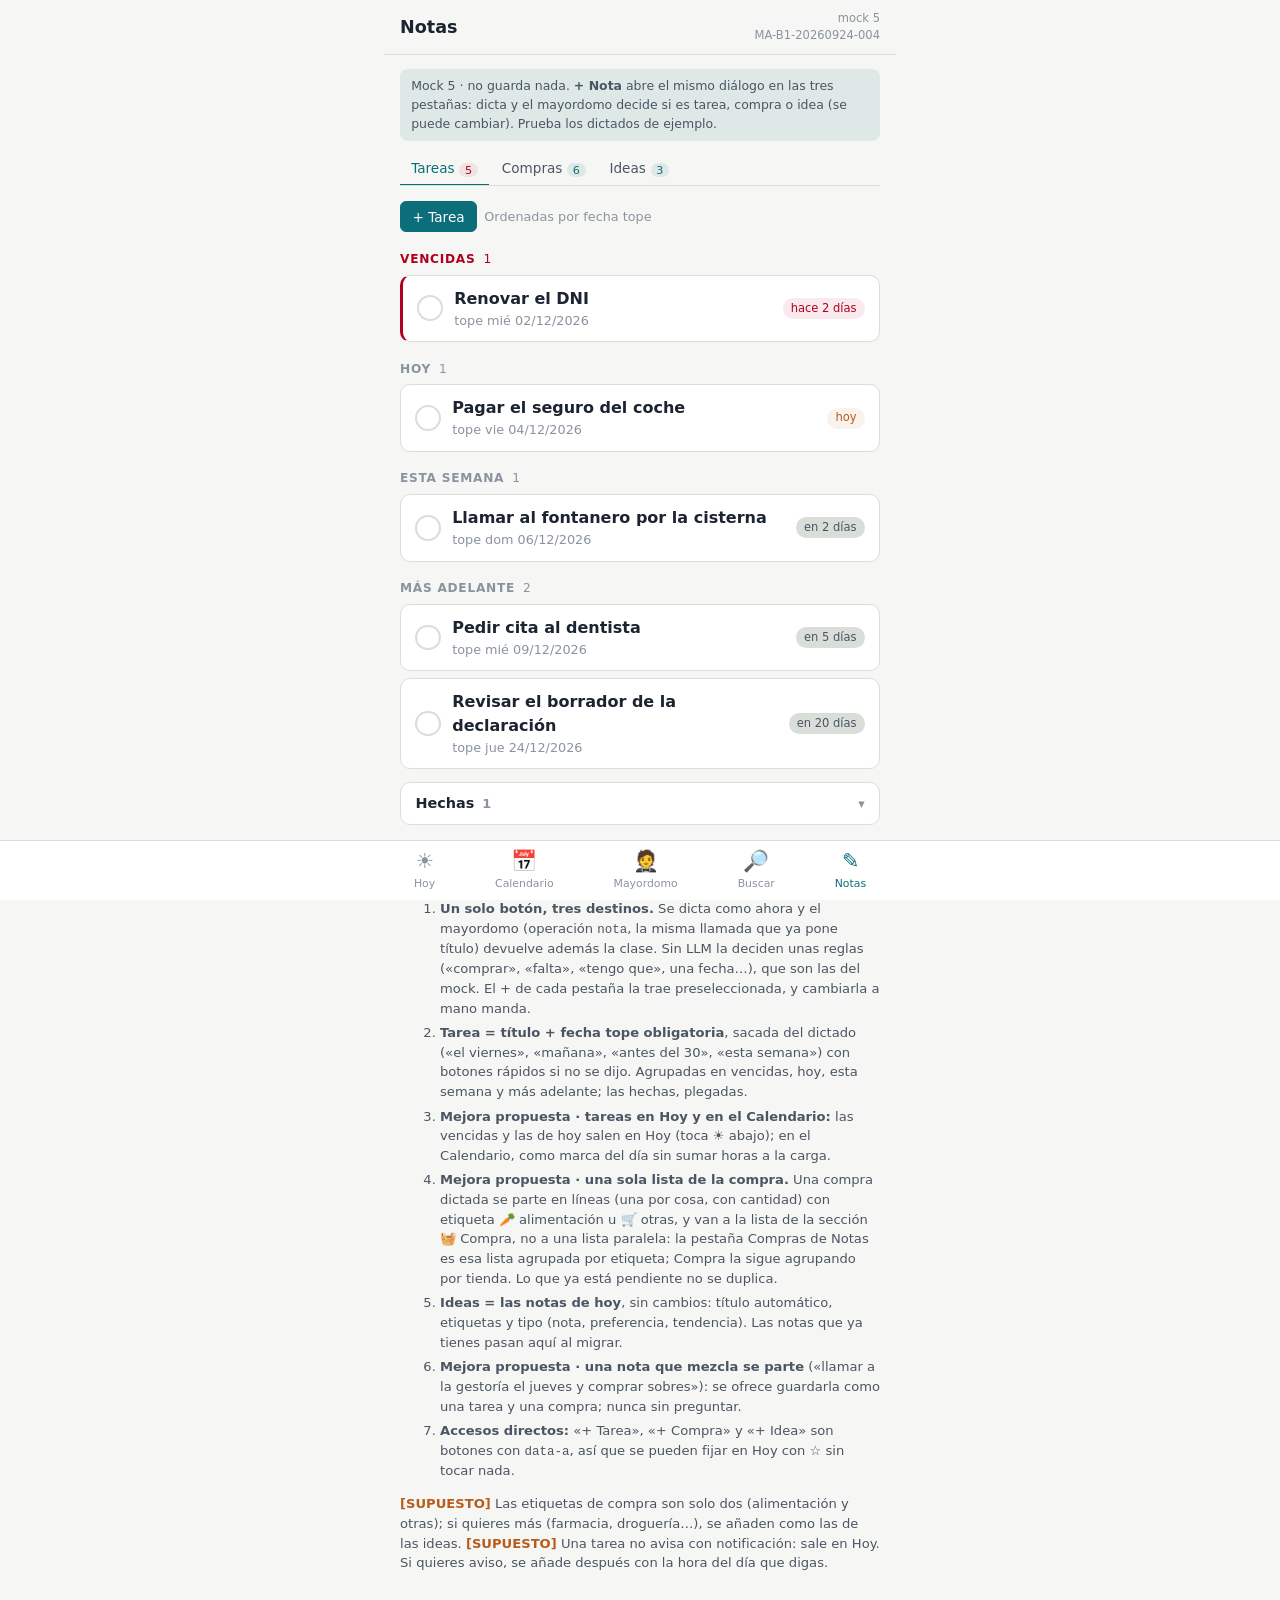
<file: docs/mocks/005-notas-por-tipo.html>
<!doctype html>
<html lang="es">
<head>
<meta charset="utf-8">
<meta name="viewport" content="width=device-width, initial-scale=1, viewport-fit=cover">
<meta name="build" content="MA-B1-20260924-004">
<meta name="color-scheme" content="light dark">
<meta name="theme-color" content="#0B6E7A">
<title>maydom · mock 5 · notas por tipo</title>
<style>
:root{--bg:#F6F7F4;--bg2:#FFFFFF;--ink:#1B2430;--ink2:#4B5563;--mute:#8A93A0;--line:#D9DED8;--acc:#0B6E7A;--acc2:#0B6E7A1A;--warn:#B85C1E;--warn2:#B85C1E14;--ok:#2E7D4F;--ok2:#2E7D4F14;--mal:#B00020;--mal2:#B0002014;--sans:system-ui,-apple-system,"Segoe UI",Roboto,sans-serif}
@media (prefers-color-scheme:dark){:root:not([data-theme="light"]){--bg:#131A20;--bg2:#1B232B;--ink:#E6EAE7;--ink2:#B7C0C7;--mute:#7F8A94;--line:#2C3740;--acc:#4FB3BF;--acc2:#4FB3BF22;--warn:#E08A4C;--warn2:#E08A4C1F;--ok:#5FBF87;--ok2:#5FBF871F;--mal:#FF6B6B;--mal2:#FF6B6B1F}}
:root[data-theme="dark"]{--bg:#131A20;--bg2:#1B232B;--ink:#E6EAE7;--ink2:#B7C0C7;--mute:#7F8A94;--line:#2C3740;--acc:#4FB3BF;--acc2:#4FB3BF22;--warn:#E08A4C;--warn2:#E08A4C1F;--ok:#5FBF87;--ok2:#5FBF871F;--mal:#FF6B6B;--mal2:#FF6B6B1F}
*{box-sizing:border-box}
[hidden]{display:none!important}
html{-webkit-text-size-adjust:100%}
body{margin:0;background:var(--bg);color:var(--ink);font:16px/1.5 var(--sans)}
.app{max-width:32rem;margin:0 auto;min-height:100dvh;display:flex;flex-direction:column}
header.cab{position:sticky;top:0;z-index:5;background:var(--bg);border-bottom:1px solid var(--line);padding:.6rem 1rem;display:flex;align-items:center;gap:.5rem}
header.cab h1{font-size:1.1rem;margin:0;flex:1}
header.cab small{color:var(--mute);font-size:.72rem;text-align:right}
main{flex:1;padding:.9rem 1rem 5.5rem}
.aviso-mock{font-size:.78rem;color:var(--ink2);background:var(--acc2);border-radius:8px;padding:.5rem .7rem;margin-bottom:.7rem}
h3{font-size:.76rem;text-transform:uppercase;letter-spacing:.06em;color:var(--mute);margin:1.1rem 0 .4rem;display:flex;align-items:center;gap:.5rem}
h3 .n{font-weight:400;letter-spacing:0}
h3.mal{color:var(--mal)}
.tarjeta{background:var(--bg2);border:1px solid var(--line);border-radius:10px;padding:.7rem .9rem;margin:.4rem 0}
.fila{display:flex;align-items:center;gap:.7rem}.fila .t{flex:1;min-width:0;cursor:pointer}
.mini{color:var(--mute);font-size:.8rem}
.btn{font:500 .85rem var(--sans);color:var(--acc);background:var(--bg2);border:1px solid var(--line);border-radius:6px;padding:.42rem .72rem;cursor:pointer;display:inline-flex;align-items:center;gap:.3rem}
.btn:hover{border-color:var(--acc)}.btn.p{background:var(--acc);color:#fff;border-color:var(--acc)}.btn.mini{font-size:.72rem;padding:.2rem .45rem}
.acciones{display:flex;gap:.45rem;flex-wrap:wrap;margin-top:.55rem;align-items:center}.acciones.fin{justify-content:flex-end}
.acciones input[type=search]{flex:1;min-width:8rem}
.pill{font-size:.72rem;padding:.12rem .55rem;border-radius:999px;background:var(--acc2);color:var(--acc);border:0;font-family:inherit;white-space:nowrap;cursor:pointer}
.pill.sel{background:var(--acc);color:#fff}
.chips{display:flex;gap:.35rem;flex-wrap:wrap;margin:.6rem 0 .2rem}
input,select,textarea{font:inherit;padding:.5rem .6rem;border:1px solid var(--line);border-radius:6px;background:var(--bg2);color:var(--ink);width:100%}
textarea{resize:vertical}
label{display:block;font-size:.82rem;color:var(--ink2);margin-top:.6rem}
/* Pestañas: mismo estilo que Finanzas */
.pestanas{display:flex;gap:.1rem;margin:0 0 .9rem;border-bottom:1px solid var(--line);overflow-x:auto;scrollbar-width:none}
.pestanas::-webkit-scrollbar{display:none}
.pestanas button{font:500 .85rem var(--sans);color:var(--ink2);background:none;border:0;border-bottom:2px solid transparent;padding:.5rem .7rem;cursor:pointer;white-space:nowrap;margin-bottom:-1px}
.pestanas button:hover{color:var(--ink)}
.pestanas button.sel{color:var(--acc);border-bottom-color:var(--acc)}
.pestanas .n{font-style:normal;font-size:.7rem;background:var(--acc2);color:var(--acc);border-radius:999px;padding:.05rem .35rem;margin-left:.3rem}
.pestanas .n.mal{background:var(--mal2);color:var(--mal)}
/* Casilla de hecho / comprado */
.chk{flex:none;width:1.6rem;height:1.6rem;border-radius:999px;border:2px solid var(--line);background:none;color:var(--ok);font-size:.9rem;line-height:1;cursor:pointer;display:flex;align-items:center;justify-content:center;padding:0}
.chk:hover{border-color:var(--ok)}
.hecha .chk{background:var(--ok);border-color:var(--ok);color:#fff}
.hecha b{text-decoration:line-through;color:var(--mute);font-weight:500}
.tope{flex:none;font-size:.72rem;padding:.12rem .5rem;border-radius:999px;background:var(--line);color:var(--ink2);white-space:nowrap}
.tope.hoy{background:var(--warn2);color:var(--warn)}
.tope.vencida{background:var(--mal2);color:var(--mal)}
.tarjeta.vencida{border-left:3px solid var(--mal)}
.etq{font-size:.7rem;padding:.05rem .45rem;border-radius:999px;border:1px solid var(--line);color:var(--ink2);white-space:nowrap}
.nota .cuerpo{font-size:.88rem;color:var(--ink2);margin-top:.25rem}
.nota.t-preferencia{border-left:3px solid var(--acc)}.nota.t-tendencia{border-left:3px solid var(--warn)}
details.plegable{background:var(--bg2);border:1px solid var(--line);border-radius:10px;margin:.8rem 0 .45rem;overflow:hidden}
details.plegable>summary{list-style:none;cursor:pointer;padding:.6rem .9rem;font-weight:600;font-size:.9rem;display:flex;align-items:center;gap:.5rem}
details.plegable>summary::-webkit-details-marker{display:none}
details.plegable>summary::after{content:'▾';margin-left:auto;color:var(--mute);font-size:.8rem}
details.plegable[open]>summary::after{transform:rotate(180deg)}
details.plegable .cuerpo{padding:0 .9rem .7rem}
details.plegable .cuerpo .tarjeta{margin:.35rem 0}
.vacio{border:2px dashed var(--line);border-radius:10px;padding:1rem;text-align:center;color:var(--mute);font-size:.88rem;margin:.6rem 0}
nav.inferior{position:fixed;bottom:0;left:0;right:0;background:var(--bg2);border-top:1px solid var(--line);display:flex;justify-content:center;z-index:6;padding-bottom:env(safe-area-inset-bottom)}
nav.inferior .in{display:flex;width:100%;max-width:32rem;justify-content:space-around;padding:.3rem 0}
nav.inferior a{color:var(--mute);font-size:.68rem;display:flex;flex-direction:column;align-items:center;gap:.1rem;padding:.2rem .5rem;text-decoration:none;cursor:pointer}
nav.inferior a.activo{color:var(--acc)}nav.inferior a span{font-size:1.3rem;line-height:1.2}
/* Modal */
.modal{border:1px solid var(--line);border-radius:12px;background:var(--bg2);color:var(--ink);padding:1rem 1.1rem;width:min(92vw,27rem);max-height:92dvh;overflow:auto}
.modal::backdrop{background:rgba(0,0,0,.45)}
.cabecera-modal{display:flex;align-items:center;gap:.5rem;margin:0 0 .3rem}
.cabecera-modal h2{flex:1;min-width:0;margin:0;font-size:1.15rem}
.cerrar{flex:none;background:none;border:0;color:var(--mute);font-size:1.25rem;line-height:1;cursor:pointer;padding:.15rem .3rem;border-radius:6px}
.cerrar:hover{color:var(--ink);background:var(--line)}
.con-micro{display:flex;gap:.45rem;align-items:flex-start}
.micro{flex:none;width:2.6rem;height:2.6rem;border-radius:999px;border:1px solid var(--line);background:var(--bg2);font-size:1.2rem;cursor:pointer}
.micro.oyendo{background:var(--mal2);border-color:var(--mal);animation:latido 1s ease-in-out infinite alternate}
@keyframes latido{from{transform:scale(1)}to{transform:scale(1.08)}}
.segmento{display:grid;grid-template-columns:repeat(3,1fr);border:1px solid var(--line);border-radius:8px;overflow:hidden;margin-top:.3rem}
.segmento button{font:500 .88rem var(--sans);background:var(--bg2);color:var(--ink2);border:0;border-left:1px solid var(--line);padding:.5rem .2rem;cursor:pointer}
.segmento button:first-child{border-left:0}
.segmento button.sel{background:var(--acc);color:#fff}
.detectado{font-size:.75rem;color:var(--acc);margin-top:.3rem;min-height:1.1em}
.rapidas{display:flex;gap:.3rem;flex-wrap:wrap;margin-top:.4rem}
.linea{display:grid;grid-template-columns:minmax(0,1fr) 4.9rem 5.6rem 1.4rem;gap:.35rem;align-items:center;margin-top:.35rem}
.linea input,.linea select{padding:.38rem .45rem;font-size:.88rem}
.linea button{background:none;border:0;color:var(--mute);cursor:pointer;font-size:1rem}
.aviso-mezcla{background:var(--warn2);border:1px solid var(--warn);border-radius:8px;padding:.55rem .7rem;margin-top:.7rem;font-size:.85rem}
.aviso-mezcla ul{margin:.3rem 0 .4rem;padding-left:1.1rem}
.ejemplos{margin-top:.5rem;font-size:.75rem;color:var(--mute);display:flex;gap:.3rem;flex-wrap:wrap;align-items:center}
.ejemplos .pill{background:none;border:1px dashed var(--line);color:var(--ink2)}
#toast{position:fixed;left:50%;bottom:4.5rem;transform:translateX(-50%) translateY(1rem);background:var(--ink);color:var(--bg);padding:.5rem .9rem;border-radius:8px;font-size:.85rem;opacity:0;transition:.2s;z-index:50;max-width:90vw;pointer-events:none;text-align:center}
#toast.ver{opacity:1;transform:translateX(-50%)}
.nota-mock{font-size:.82rem;color:var(--ink2);margin-top:1.6rem;border-top:1px solid var(--line);padding-top:.6rem}
.nota-mock h4{margin:.2rem 0 .3rem;font-size:.9rem;color:var(--ink)}
.nota-mock li{margin:.3rem 0}
.nota-mock code{font-size:.78rem}
.sup{color:var(--warn);font-weight:600}
</style>
</head>
<body>
<div class="app">
  <header class="cab"><h1 id="titulo">Notas</h1><small>mock 5<br>MA-B1-20260924-004</small></header>
  <main id="main"></main>
</div>
<nav class="inferior" aria-label="Principal"><div class="in">
  <a data-nav="hoy"><span>☀</span>Hoy</a>
  <a data-nav="calendario"><span>📅</span>Calendario</a>
  <a data-nav="mayordomo"><span>🤵</span>Mayordomo</a>
  <a data-nav="buscador"><span>🔎</span>Buscar</a>
  <a data-nav="notas"><span>✎</span>Notas</a>
</div></nav>

<dialog class="modal" id="dlg">
  <form method="dialog" id="form" autocomplete="off">
    <div class="cabecera-modal"><h2 id="dlg-titulo">Nueva nota</h2><button class="cerrar" type="button" data-cancelar aria-label="Cerrar">✕</button></div>
    <label for="texto">Dicta o escribe</label>
    <div class="con-micro"><textarea id="texto" rows="3" placeholder="«Tengo que llamar al fontanero el jueves» · «Comprar leche, huevos y pilas» · una idea cualquiera"></textarea><button class="micro" type="button" id="micro" title="Dictar">🎙</button></div>
    <div class="ejemplos">Solo en el mock, dictados de ejemplo:
      <button type="button" class="pill" data-ej="tarea">tarea</button><button type="button" class="pill" data-ej="compra">compra</button><button type="button" class="pill" data-ej="idea">idea</button><button type="button" class="pill" data-ej="mezcla">mezcla</button></div>
    <label>Es una</label>
    <div class="segmento" id="clase"><button type="button" data-c="tarea">☑ Tarea</button><button type="button" data-c="compra">🛒 Compra</button><button type="button" data-c="idea">💡 Idea</button></div>
    <div class="detectado" id="detectado"></div>
    <div id="aviso-mezcla" class="aviso-mezcla" hidden></div>

    <div id="b-tarea" hidden>
      <label for="t-titulo">Título</label><input id="t-titulo" placeholder="vacío = lo pone el mayordomo">
      <label for="t-tope">Fecha tope</label><input id="t-tope" type="date" required>
      <div class="rapidas" id="rapidas"></div>
      <div class="mini" id="t-leido"></div>
    </div>
    <div id="b-compra" hidden>
      <label>Qué hay que comprar <span class="mini">(una línea por cosa)</span></label>
      <div id="lineas"></div>
      <div class="acciones"><button class="btn mini" type="button" id="mas-linea">+ línea</button><span class="mini">Van a la lista de 🧺 Compra</span></div>
    </div>
    <div id="b-idea" hidden>
      <label for="i-titulo">Título</label><input id="i-titulo" placeholder="vacío = lo pone el mayordomo">
      <label for="i-etq">Etiquetas (coma)</label><input id="i-etq" placeholder="sueno, alimentacion, proyecto…">
      <label for="i-tipo">Tipo</label><select id="i-tipo"><option value="nota">Nota</option><option value="preferencia">Preferencia (guía al mayordomo)</option><option value="tendencia">Tendencia (algo que noto)</option></select>
    </div>

    <div class="acciones fin">
      <button class="btn" type="button" data-cancelar>Cancelar</button>
      <button class="btn p" type="button" id="guardar">Guardar</button>
    </div>
  </form>
</dialog>
<div id="toast" role="status" aria-live="polite"></div>

<script>
'use strict';
const $ = s => document.querySelector(s);
const esc = s => String(s ?? '').replace(/[&<>"']/g, c => ({ '&': '&amp;', '<': '&lt;', '>': '&gt;', '"': '&quot;', "'": '&#39;' }[c]));
function toast(t) { const el = $('#toast'); el.textContent = t; el.classList.add('ver'); clearTimeout(toast.t); toast.t = setTimeout(() => el.classList.remove('ver'), 2800); }

// ── Fechas: siempre día/mes/año en pantalla; el ISO solo en los datos ──
const HOY = new Date(); HOY.setHours(0, 0, 0, 0);
const DIAS = ['domingo', 'lunes', 'martes', 'miércoles', 'jueves', 'viernes', 'sábado'];
const MESES = ['enero', 'febrero', 'marzo', 'abril', 'mayo', 'junio', 'julio', 'agosto', 'septiembre', 'octubre', 'noviembre', 'diciembre'];
const iso = d => `${d.getFullYear()}-${String(d.getMonth() + 1).padStart(2, '0')}-${String(d.getDate()).padStart(2, '0')}`;
const desdeISO = s => { const [a, m, d] = s.split('-').map(Number); return new Date(a, m - 1, d); };
const mas = n => { const d = new Date(HOY); d.setDate(d.getDate() + n); return iso(d); };
const fechaCorta = s => { const [a, m, d] = s.split('-'); return `${d}/${m}/${a}`; };
const fechaLarga = s => DIAS[desdeISO(s).getDay()].slice(0, 3) + ' ' + fechaCorta(s);
const dias = s => Math.round((desdeISO(s) - HOY) / 864e5);
function relativo(s) { const n = dias(s); return n === 0 ? 'hoy' : n === 1 ? 'mañana' : n === -1 ? 'ayer' : n < 0 ? `hace ${-n} días` : `en ${n} días`; }
const finDeSemana = () => mas((7 - HOY.getDay()) % 7);          // domingo de esta semana
function proximo(dow) { let n = (dow - HOY.getDay() + 7) % 7; if (n === 0) n = 7; return mas(n); }

// ── Datos de ejemplo (inventados) ──
let tareas = [
  { id: 't1', titulo: 'Renovar el DNI', tope: mas(-2), hecha: false },
  { id: 't2', titulo: 'Pagar el seguro del coche', tope: mas(0), hecha: false },
  { id: 't3', titulo: 'Llamar al fontanero por la cisterna', tope: mas(2), hecha: false },
  { id: 't4', titulo: 'Pedir cita al dentista', tope: mas(5), hecha: false },
  { id: 't5', titulo: 'Revisar el borrador de la declaración', tope: mas(20), hecha: false },
  { id: 't6', titulo: 'Devolver el libro a la biblioteca', tope: mas(-1), hecha: true },
];
let compras = [
  { id: 'c1', nombre: 'Leche', cantidad: '2 l', etiqueta: 'alimentacion', origen: 'nota', fecha: mas(0), comprado: false },
  { id: 'c2', nombre: 'Huevos', cantidad: '1 docena', etiqueta: 'alimentacion', origen: 'nota', fecha: mas(0), comprado: false },
  { id: 'c3', nombre: 'Plátanos', cantidad: '', etiqueta: 'alimentacion', origen: 'nota', fecha: mas(-1), comprado: false },
  { id: 'c4', nombre: 'Aceite de oliva', cantidad: '', etiqueta: 'alimentacion', origen: 'stock', fecha: mas(-1), comprado: false },
  { id: 'c5', nombre: 'Pilas AA', cantidad: '4', etiqueta: 'otras', origen: 'nota', fecha: mas(-1), comprado: false },
  { id: 'c6', nombre: 'Bombilla E27', cantidad: '', etiqueta: 'otras', origen: 'nota', fecha: mas(-3), comprado: false },
];
let ideas = [
  { id: 'i1', titulo: 'Cenar antes de las nueve entre semana', texto: 'Quiero probar a cenar antes de las nueve de lunes a jueves, a ver si me cuesta menos dormirme.', etiquetas: ['alimentacion', 'sueno'], tipo: 'preferencia', fecha: mas(-1) },
  { id: 'i2', titulo: 'Medir el ruido del dormitorio', texto: 'Una app o un sensor barato que registre el ruido por la noche y lo cruce con los despertares.', etiquetas: ['sueno', 'proyecto'], tipo: 'nota', fecha: mas(-4) },
  { id: 'i3', titulo: 'Los lunes me cuesta arrancar', texto: 'Los lunes me cuesta arrancar hasta media mañana; los demás días no.', etiquetas: ['energia'], tipo: 'tendencia', fecha: mas(-6) },
];

// ── Plan B sin LLM: clase, fecha tope y líneas de compra por reglas ──
const RE_COMPRA = /\b(comprar|compra|c[oó]mprame|faltan?|se (?:ha|han) acabado|se acab[oó]|reponer)\b/i;
const RE_TAREA = /\b(tengo que|hay que|llamar|pagar|renovar|pedir cita|enviar|mandar|recoger|devolver|antes del?|para el|hasta el|no olvidar)\b/i;
const ALIMENTOS = /\b(leche|huevos?|pan|fruta|manzanas?|pl[aá]tanos?|naranjas?|tomates?|lechuga|cebollas?|ajos?|patatas?|pollo|pescado|carne|arroz|pasta|aceite|yogur(?:es)?|queso|caf[eé]|t[eé]|verduras?|legumbres|garbanzos|lentejas|avena|nueces|almendras|frutos secos|agua|zumo|at[uú]n|jam[oó]n|harina|az[uú]car|sal|mantequilla|pimientos?|zanahorias?|calabac[ií]n|espinacas|kiwis?|fresas)\b/i;
function claseDe(texto) {
  const c = RE_COMPRA.test(texto), t = RE_TAREA.test(texto) || !!topeDe(texto).tope;
  if (c && t && /\b(y|adem[aá]s)\b/i.test(texto) && trozos(texto).length === 2) return 'mezcla';
  return c ? 'compra' : t ? 'tarea' : 'idea';
}
// Parte «llamar al fontanero el jueves y comprar pilas» por la conjunción que precede al segundo verbo.
function trozos(texto) {
  const m = texto.match(/^(.*?)\s*,?\s+(?:y|adem[aá]s)\s+((?:tengo que |hay que )?(?:comprar|llamar|pagar|renovar|pedir|enviar|mandar|recoger|devolver)\b.*)$/i);
  return m ? [m[1], m[2]] : [texto];
}
function topeDe(texto) {
  const t = texto.toLowerCase();
  let m;
  if (/pasado mañana/.test(t)) return { tope: mas(2), leido: 'pasado mañana' };
  if (/\bmañana\b/.test(t)) return { tope: mas(1), leido: 'mañana' };
  if (/\bhoy\b/.test(t)) return { tope: mas(0), leido: 'hoy' };
  if ((m = t.match(/\b(?:el |este |antes del? )?(lunes|martes|mi[eé]rcoles|jueves|viernes|s[aá]bado|domingo)\b/))) {
    const dow = DIAS.findIndex(d => d.normalize('NFD').replace(/\p{M}/gu, '') === m[1].normalize('NFD').replace(/\p{M}/gu, ''));
    return { tope: proximo(dow), leido: m[0] };
  }
  if ((m = t.match(/\b(?:el|antes del|para el|hasta el)(?: d[ií]a)? (\d{1,2})(?: de (\w+))?/))) {
    const dia = +m[1], mes = m[2] ? MESES.indexOf(m[2]) : -1;
    const d = new Date(HOY.getFullYear(), mes >= 0 ? mes : HOY.getMonth(), dia);
    if (d < HOY) mes >= 0 ? d.setFullYear(d.getFullYear() + 1) : d.setMonth(d.getMonth() + 1);
    if (dia >= 1 && dia <= 31) return { tope: iso(d), leido: m[0] };
  }
  if (/esta semana/.test(t)) return { tope: finDeSemana(), leido: 'esta semana' };
  if (/(la semana que viene|la pr[oó]xima semana)/.test(t)) return { tope: mas(((8 - HOY.getDay()) % 7 || 7) + 4), leido: 'la semana que viene' };   // viernes de la semana que viene
  if (/(fin de mes|este mes|final de mes)/.test(t)) { const d = new Date(HOY.getFullYear(), HOY.getMonth() + 1, 0); return { tope: iso(d), leido: 'este mes' }; }
  return { tope: '', leido: '' };
}
function lineasDe(texto) {
  const limpio = texto.replace(/^.*?\b(?:comprar|compra|c[oó]mprame|faltan?|se (?:ha|han) acabado|se acab[oó]|reponer)\b\s*(?:el |la |los |las |de )?/i, '').replace(/[.;]+$/, '');
  return limpio.split(/\s*,\s*|\s+y\s+|\s+e\s+/i).map(s => s.trim()).filter(Boolean).map(s => {
    const q = s.match(/^((?:\d+|una?|dos|tres|cuatro|media|medio)\s*(?:kilos?|kg|litros?|l|paquetes?|botes?|docenas?|botellas?|bolsas?|latas?)?)\s+(?:de\s+)?(.+)$/i);
    const nombre = (q ? q[2] : s).replace(/^(?:el|la|los|las|unas?|unos)\s+/i, '');
    return { nombre: nombre.charAt(0).toUpperCase() + nombre.slice(1), cantidad: q ? q[1] : '', etiqueta: ALIMENTOS.test(nombre) ? 'alimentacion' : 'otras' };
  });
}
function tituloTarea(texto) {
  return texto.replace(/^(?:tengo que|hay que|no olvidar|recordar)\s+/i, '').replace(/\s*(?:,?\s*(?:el|este|antes del?|para el|hasta el)\s+(?:d[ií]a\s+)?(?:lunes|martes|mi[eé]rcoles|jueves|viernes|s[aá]bado|domingo|\d{1,2}(?: de \w+)?)|\s+(?:pasado mañana|mañana|hoy|esta semana|la semana que viene|la pr[oó]xima semana|este mes))\b.*$/i, '').replace(/^\w/, c => c.toUpperCase());
}
const EJEMPLOS = {
  tarea: 'Tengo que llevar el coche a la ITV antes del viernes',
  compra: 'Comprar dos litros de leche, pan, un bote de tomate y cinta americana',
  idea: 'Se me ha ocurrido que podría caminar veinte minutos después de comer los días que teletrabajo',
  mezcla: 'Llamar a la gestoría el jueves y comprar sobres y un paquete de folios',
};

// ── Pintado ──
let vista = 'notas', pest = 'tareas', filtroEtq = 'todas', filtroIdea = '', q = '';
const ICO = { alimentacion: '🥕 Alimentación', otras: '🛒 Otras' };
function tarjetaTarea(t) {
  const n = dias(t.tope), cls = t.hecha ? '' : n < 0 ? 'vencida' : n === 0 ? 'hoy' : '';
  return `<div class="tarjeta fila ${t.hecha ? 'hecha' : ''} ${cls === 'vencida' ? 'vencida' : ''}">
    <button class="chk" data-a="hecha" data-id="${t.id}" aria-label="Hecha">${t.hecha ? '✓' : ''}</button>
    <div class="t" data-a="editar-tarea" data-id="${t.id}"><b>${esc(t.titulo)}</b><div class="mini">tope ${fechaLarga(t.tope)}</div></div>
    <span class="tope ${cls}">${relativo(t.tope)}</span></div>`;
}
function gruposTareas(lista) {
  const pend = lista.filter(t => !t.hecha).sort((a, b) => a.tope.localeCompare(b.tope));
  const G = [['Vencidas', t => dias(t.tope) < 0, 'mal'], ['Hoy', t => dias(t.tope) === 0], ['Esta semana', t => dias(t.tope) > 0 && t.tope <= finDeSemana()], ['Más adelante', t => t.tope > finDeSemana()]];
  return G.map(([nom, f, c]) => { const l = pend.filter(f); return l.length ? `<h3 class="${c || ''}">${nom} <span class="n">${l.length}</span></h3>${l.map(tarjetaTarea).join('')}` : ''; }).join('');
}
function pintarNotas() {
  const vencidas = tareas.filter(t => !t.hecha && dias(t.tope) < 0).length;
  const pendT = tareas.filter(t => !t.hecha).length, pendC = compras.filter(c => !c.comprado).length;
  const tabs = [['tareas', 'Tareas', pendT, vencidas], ['compras', 'Compras', pendC], ['ideas', 'Ideas', ideas.length]];
  let html = `<div class="aviso-mock">Mock 5 · no guarda nada. <b>+ Nota</b> abre el mismo diálogo en las tres pestañas: dicta y el mayordomo decide si es tarea, compra o idea (se puede cambiar). Prueba los dictados de ejemplo.</div>
  <div class="pestanas">${tabs.map(([v, l, n, mal]) => `<button class="${v === pest ? 'sel' : ''}" data-a="pestana" data-v="${v}">${l}${n ? `<i class="n ${mal ? 'mal' : ''}">${n}</i>` : ''}</button>`).join('')}</div>`;
  if (pest === 'tareas') {
    const hechas = tareas.filter(t => t.hecha);
    html += `<div class="acciones"><button class="btn p" data-a="nueva" data-c="tarea">+ Tarea</button><span class="mini">Ordenadas por fecha tope</span></div>
      ${gruposTareas(tareas) || '<div class="vacio">Nada pendiente.</div>'}
      ${hechas.length ? `<details class="plegable"><summary>Hechas <span class="mini">${hechas.length}</span></summary><div class="cuerpo">${hechas.map(tarjetaTarea).join('')}</div></details>` : ''}`;
  } else if (pest === 'compras') {
    const pend = compras.filter(c => !c.comprado && (filtroEtq === 'todas' || c.etiqueta === filtroEtq));
    const hechos = compras.filter(c => c.comprado);
    const etqs = ['todas', ...new Set(compras.map(c => c.etiqueta))];
    html += `<div class="acciones"><button class="btn p" data-a="nueva" data-c="compra">+ Compra</button><button class="btn" data-a="copiar">Copiar lista</button><button class="btn" data-a="ir-compra">🧺 Abrir Compra</button></div>
      <div class="chips">${etqs.map(e => `<button class="pill ${e === filtroEtq ? 'sel' : ''}" data-a="etq" data-e="${e}">${e === 'todas' ? 'todas' : ICO[e] || e}</button>`).join('')}</div>
      ${Object.keys(ICO).map(e => { const l = pend.filter(c => c.etiqueta === e); return l.length ? `<h3>${ICO[e]} <span class="n">${l.length}</span></h3>` + l.map(c => `<div class="tarjeta fila">
        <button class="chk" data-a="comprado" data-id="${c.id}" aria-label="Comprado"></button>
        <div class="t" data-a="editar-compra" data-id="${c.id}"><b>${esc(c.nombre)}</b>${c.cantidad ? ` <span class="mini">${esc(c.cantidad)}</span>` : ''}<div class="mini">${c.origen === 'stock' ? 'bajo mínimos en Alimentación' : 'dictado el ' + fechaCorta(c.fecha)}</div></div>
        <button class="btn mini" data-a="buscar" data-q="${esc(c.nombre)}">buscar</button></div>`).join('') : ''; }).join('') || '<div class="vacio">Nada que comprar.</div>'}
      ${hechos.length ? `<details class="plegable"><summary>Comprado <span class="mini">${hechos.length}</span></summary><div class="cuerpo">${hechos.map(c => `<div class="mini">✓ ${esc(c.nombre)} ${esc(c.cantidad)}</div>`).join('')}</div></details>` : ''}
      <p class="mini">Es la misma lista que la sección 🧺 Compra (allí va por tienda): marcar aquí la tacha allí.</p>`;
  } else {
    const usadas = ['todas', ...new Set(ideas.flatMap(n => n.etiquetas))];
    const l = ideas.filter(n => (!q || (n.titulo + ' ' + n.texto).toLowerCase().includes(q)) && (filtroIdea === 'todas' || !filtroIdea || n.etiquetas.includes(filtroIdea)));
    html += `<div class="acciones"><input type="search" placeholder="Buscar en las ideas" value="${esc(q)}" id="buscar-ideas"><button class="btn p" data-a="nueva" data-c="idea">+ Idea</button></div>
      <div class="chips">${usadas.map(e => `<button class="pill ${(filtroIdea || 'todas') === e ? 'sel' : ''}" data-a="etq-idea" data-e="${e}">${e}</button>`).join('')}</div>
      ${l.map(n => `<div class="tarjeta nota t-${n.tipo}"><b>${esc(n.titulo)}</b><div class="mini">${fechaCorta(n.fecha)} · ${n.tipo}${n.etiquetas.length ? ' · ' + n.etiquetas.join(', ') : ''}</div><div class="cuerpo">${esc(n.texto)}</div></div>`).join('') || '<div class="vacio">Sin ideas con ese filtro.</div>'}
      <p class="mini">Igual que las notas de ahora: título automático, etiquetas y tipo. Las marcadas como preferencia o tendencia siguen guiando al mayordomo. Todas las notas que ya tienes pasan aquí.</p>`;
  }
  html += NOTA_MOCK;
  return html;
}
function pintarHoy() {
  const urg = tareas.filter(t => !t.hecha && dias(t.tope) <= 0).sort((a, b) => a.tope.localeCompare(b.tope));
  const prox = tareas.filter(t => !t.hecha && dias(t.tope) > 0 && dias(t.tope) <= 3);
  return `<div class="aviso-mock">Así saldrían las tareas en <b>Hoy</b>: solo las vencidas y las de hoy, más un recordatorio de las de los próximos tres días. El resto de Hoy no cambia.</div>
    <h3>Tareas <span class="n">${urg.length}</span></h3>
    ${urg.map(tarjetaTarea).join('') || '<div class="vacio">Nada vence hoy.</div>'}
    ${prox.length ? `<p class="mini">Próximos días: ${prox.map(t => esc(t.titulo) + ' (' + relativo(t.tope) + ')').join(' · ')}</p>` : ''}
    <div class="acciones"><button class="btn" data-a="pestana" data-v="tareas">Todas las tareas ›</button><button class="btn" data-a="nueva" data-c="">+ Nota rápida</button></div>
    <h3>Consejos del mayordomo</h3><div class="tarjeta mini">(sin cambios respecto a la app)</div>`;
}
function pintar() {
  $('#titulo').textContent = vista === 'hoy' ? 'Hoy' : 'Notas';
  document.querySelectorAll('nav a').forEach(a => a.classList.toggle('activo', a.dataset.nav === vista));
  $('#main').innerHTML = vista === 'hoy' ? pintarHoy() : pintarNotas();
  const b = $('#buscar-ideas');
  if (b) b.addEventListener('input', () => { q = b.value.toLowerCase(); const pos = b.selectionStart; pintar(); const n = $('#buscar-ideas'); n.focus(); n.setSelectionRange(pos, pos); });
}

// ── Diálogo «Nueva nota» ──
const dlg = $('#dlg');
let clase = 'idea', claseManual = false, lineas = [], mezcla = null, editando = null;
function ponerClase(c, { auto = false } = {}) {
  clase = c;
  document.querySelectorAll('#clase button').forEach(b => b.classList.toggle('sel', b.dataset.c === c));
  $('#b-tarea').hidden = c !== 'tarea'; $('#b-compra').hidden = c !== 'compra'; $('#b-idea').hidden = c !== 'idea';
  $('#t-tope').required = c === 'tarea';
  if (!auto) $('#detectado').textContent = '';
  if (!editando) $('#dlg-titulo').textContent = { tarea: 'Nueva tarea', compra: 'Añadir a la compra', idea: 'Nueva idea' }[c];
  if (c === 'compra' && !lineas.length) { lineas = lineasDe($('#texto').value); if (!lineas.length) lineas = [{ nombre: '', cantidad: '', etiqueta: 'alimentacion' }]; pintarLineas(); }
  if (c === 'tarea' && !$('#t-tope').value) interpretarTarea();
}
function pintarLineas() {
  $('#lineas').innerHTML = lineas.map((l, i) => `<div class="linea"><input value="${esc(l.nombre)}" data-l="${i}" data-k="nombre" placeholder="qué"><input value="${esc(l.cantidad)}" data-l="${i}" data-k="cantidad" placeholder="cuánto"><select data-l="${i}" data-k="etiqueta"><option value="alimentacion" ${l.etiqueta === 'alimentacion' ? 'selected' : ''}>🥕 alim.</option><option value="otras" ${l.etiqueta === 'otras' ? 'selected' : ''}>🛒 otras</option></select><button type="button" data-quitar="${i}" aria-label="Quitar">✕</button></div>`).join('');
}
function interpretarTarea() {
  const { tope, leido } = topeDe($('#texto').value);
  if (tope) $('#t-tope').value = tope;
  $('#t-leido').textContent = tope ? `Leído del dictado: «${leido}» → ${fechaLarga(tope)}` : 'No he oído ninguna fecha: elige una.';
  if (!$('#t-titulo').value) $('#t-titulo').placeholder = tituloTarea($('#texto').value) || 'vacío = lo pone el mayordomo';
}
function interpretar() {
  const texto = $('#texto').value.trim();
  $('#aviso-mezcla').hidden = true; mezcla = null;
  if (!texto) return;
  const c = claseDe(texto);
  if (c === 'mezcla') {
    const [a, b] = trozos(texto);
    const ca = RE_COMPRA.test(a) ? 'compra' : 'tarea', cb = RE_COMPRA.test(b) ? 'compra' : 'tarea';
    mezcla = [[ca, a], [cb, b]];
    $('#aviso-mezcla').innerHTML = `Esto parecen <b>dos cosas</b>:<ul>${mezcla.map(([k, t]) => `<li>${k === 'tarea' ? '☑ tarea' : '🛒 compra'}: «${esc(t)}»</li>`).join('')}</ul><button class="btn mini" type="button" id="partir">Guardar como dos</button> <button class="btn mini" type="button" id="no-partir">Dejarla en una</button>`;
    $('#aviso-mezcla').hidden = false;
    if (!claseManual) { lineas = []; ponerClase(ca, { auto: true }); $('#detectado').textContent = 'El mayordomo ve una tarea y una compra.'; }
    return;
  }
  if (claseManual) {
    if (clase === 'tarea') interpretarTarea();
    if (clase === 'compra' && !lineas.some(l => l.nombre.trim())) { lineas = lineasDe(texto); pintarLineas(); }
    return;
  }
  lineas = []; $('#t-tope').value = '';
  ponerClase(c, { auto: true });
  $('#detectado').textContent = { tarea: 'Parece una tarea (lleva fecha o un «tengo que»).', compra: 'Parece una compra: la he partido en líneas.', idea: 'Parece una idea: el mayordomo le pondrá título y etiquetas.' }[c];
}
function rapidas() {
  const R = [['Hoy', mas(0)], ['Mañana', mas(1)], ['Viernes', proximo(5)], ['Fin de semana', finDeSemana()], ['En 15 días', mas(15)]];
  $('#rapidas').innerHTML = R.map(([l, d]) => `<button type="button" class="pill" data-tope="${d}">${l}</button>`).join('');
}
function abrir(c, previa = null) {
  editando = previa; claseManual = !!c; lineas = []; mezcla = null;
  $('#form').reset(); $('#lineas').innerHTML = ''; $('#aviso-mezcla').hidden = true; $('#t-leido').textContent = ''; $('#detectado').textContent = c ? '' : 'Dicta y el mayordomo decide el tipo; puedes cambiarlo.';
  $('#t-titulo').placeholder = 'vacío = lo pone el mayordomo';
  $('#dlg-titulo').textContent = previa ? 'Editar tarea' : { tarea: 'Nueva tarea', compra: 'Añadir a la compra', idea: 'Nueva idea' }[c] || 'Nueva nota';
  if (previa) { $('#texto').value = previa.titulo; $('#t-titulo').value = previa.titulo; $('#t-tope').value = previa.tope; }
  rapidas(); ponerClase(c || 'idea', { auto: !c }); if (!c) { $('#detectado').textContent = 'Dicta y el mayordomo decide el tipo; puedes cambiarlo.'; $('#dlg-titulo').textContent = 'Nueva nota'; }
  if (previa) $('#dlg-titulo').textContent = 'Editar tarea';
  dlg.showModal();
}
function guardar() {
  const texto = $('#texto').value.trim();
  if (clase === 'tarea') {
    const tope = $('#t-tope').value;
    if (!tope) { $('#t-tope').focus(); return toast('Una tarea necesita fecha tope'); }
    const titulo = $('#t-titulo').value.trim() || tituloTarea(texto) || 'Tarea';
    if (editando) Object.assign(editando, { titulo, tope });
    else tareas.push({ id: 't' + Date.now(), titulo, tope, hecha: false });
    pest = 'tareas'; toast(editando ? 'Tarea actualizada' : `Tarea para ${relativo(tope)} · sale en Hoy ese día`);
  } else if (clase === 'compra') {
    const nuevas = lineas.filter(l => l.nombre.trim());
    if (!nuevas.length) return toast('Añade al menos una línea');
    const rep = anadirCompras(nuevas);
    pest = 'compras'; toast(`${nuevas.length - rep} ${nuevas.length - rep === 1 ? 'línea nueva' : 'líneas nuevas'} en la compra${rep ? ` · ${rep} ya estaba${rep > 1 ? 'n' : ''}` : ''}`);
  } else {
    if (!texto) return toast('Escribe o dicta algo');
    ideas.unshift({ id: 'i' + Date.now(), titulo: $('#i-titulo').value.trim() || texto.split(/\s+/).slice(0, 7).join(' ') + '…', texto, etiquetas: $('#i-etq').value.split(',').map(s => s.trim()).filter(Boolean), tipo: $('#i-tipo').value, fecha: mas(0) });
    pest = 'ideas'; toast('Guardada; el mayordomo le pone título');
  }
  dlg.close(); if (vista !== 'hoy') vista = 'notas'; pintar();
}
// Lo que ya está pendiente en la lista no se duplica: se actualiza la cantidad si se dijo una.
const norma = s => s.toLowerCase().normalize('NFD').replace(/\p{M}/gu, '').replace(/s$/, '').trim();
function anadirCompras(nuevas) {
  let rep = 0;
  nuevas.forEach((l, i) => { const ya = compras.find(c => !c.comprado && norma(c.nombre) === norma(l.nombre)); if (ya) { rep++; if (l.cantidad) ya.cantidad = l.cantidad; } else compras.push({ id: 'c' + Date.now() + i, ...l, origen: 'nota', fecha: mas(0), comprado: false }); });
  return rep;
}
function partir() {
  for (const [k, t] of mezcla) {
    if (k === 'tarea') { const { tope } = topeDe(t); tareas.push({ id: 't' + Date.now(), titulo: tituloTarea(t), tope: tope || mas(7), hecha: false }); }
    else anadirCompras(lineasDe(t));
  }
  dlg.close(); toast('Guardada como una tarea y una compra'); pintar();
}
// Dictado simulado: escribe el texto poco a poco y al terminar interpreta, como alDictar en la app.
let dictando = null;
function dictar(texto) {
  clearInterval(dictando); const ta = $('#texto'); ta.value = ''; $('#micro').classList.add('oyendo');
  const palabras = texto.split(' '); let i = 0;
  dictando = setInterval(() => { ta.value += (i ? ' ' : '') + palabras[i++]; if (i >= palabras.length) { clearInterval(dictando); $('#micro').classList.remove('oyendo'); claseManual = false; interpretar(); } }, 90);
}
let ejemplo = 0;
dlg.addEventListener('click', e => {
  const t = e.target;
  if (t.closest('[data-cancelar]')) { clearInterval(dictando); $('#micro').classList.remove('oyendo'); dlg.close(); return; }
  if (t.closest('#clase button')) { claseManual = true; lineas = []; ponerClase(t.closest('button').dataset.c); if (clase === 'tarea') interpretarTarea(); return; }
  if (t.dataset.ej) return dictar(EJEMPLOS[t.dataset.ej]);
  if (t.id === 'micro') { const k = Object.keys(EJEMPLOS)[ejemplo++ % 4]; return dictar(EJEMPLOS[k]); }
  if (t.dataset.tope) { $('#t-tope').value = t.dataset.tope; $('#t-leido').textContent = ''; return; }
  if (t.dataset.quitar) { lineas.splice(+t.dataset.quitar, 1); return pintarLineas(); }
  if (t.id === 'mas-linea') { lineas.push({ nombre: '', cantidad: '', etiqueta: 'otras' }); pintarLineas(); $('#lineas .linea:last-child input').focus(); return; }
  if (t.id === 'partir') return partir();
  if (t.id === 'no-partir') { $('#aviso-mezcla').hidden = true; mezcla = null; return; }
  if (t.id === 'guardar') return guardar();
});
dlg.addEventListener('input', e => { const k = e.target.dataset.k; if (k) lineas[+e.target.dataset.l][k] = e.target.value; });
dlg.addEventListener('change', e => { const k = e.target.dataset.k; if (k) lineas[+e.target.dataset.l][k] = e.target.value; });
$('#texto').addEventListener('change', interpretar);
dlg.addEventListener('close', () => { editando = null; });

// ── Clics de la página ──
document.addEventListener('click', e => {
  const n = e.target.closest('nav a');
  if (n) { const d = n.dataset.nav; if (d === 'hoy' || d === 'notas') { vista = d; pintar(); window.scrollTo(0, 0); } else toast(d === 'calendario' ? 'Calendario: cada tarea sale el día de su tope como marca, sin sumar horas a la carga del día' : 'Fuera del alcance del mock'); return; }
  const el = e.target.closest('[data-a]'); if (!el || dlg.contains(el)) return;
  const a = el.dataset.a, id = el.dataset.id;
  if (a === 'pestana') { vista = 'notas'; pest = el.dataset.v; pintar(); }
  else if (a === 'nueva') abrir(el.dataset.c);
  else if (a === 'hecha') { const t = tareas.find(x => x.id === id); t.hecha = !t.hecha; pintar(); toast(t.hecha ? 'Hecha' : 'Pendiente otra vez'); }
  else if (a === 'editar-tarea') abrir('tarea', tareas.find(x => x.id === id));
  else if (a === 'comprado') { const c = compras.find(x => x.id === id); c.comprado = true; pintar(); toast(c.origen === 'stock' ? 'Comprado · pregunta cuánto para reponer el stock' : 'Comprado'); }
  else if (a === 'editar-compra') toast('Edita nombre, cantidad, etiqueta y tienda (como en Compra)');
  else if (a === 'etq') { filtroEtq = el.dataset.e; pintar(); }
  else if (a === 'etq-idea') { filtroIdea = el.dataset.e; pintar(); }
  else if (a === 'copiar') toast('Lista copiada (agrupada por etiqueta)');
  else if (a === 'ir-compra') toast('Abre la sección Compra: la misma lista, agrupada por tienda');
  else if (a === 'buscar') toast('Abre el Buscador con «' + el.dataset.q + '»');
});

const NOTA_MOCK = `<div class="nota-mock"><h4>Qué se aprueba con este mock</h4><ol>
  <li><b>Un solo botón, tres destinos.</b> Se dicta como ahora y el mayordomo (operación <code>nota</code>, la misma llamada que ya pone título) devuelve además la clase. Sin LLM la deciden unas reglas («comprar», «falta», «tengo que», una fecha…), que son las del mock. El + de cada pestaña la trae preseleccionada, y cambiarla a mano manda.</li>
  <li><b>Tarea = título + fecha tope obligatoria</b>, sacada del dictado («el viernes», «mañana», «antes del 30», «esta semana») con botones rápidos si no se dijo. Agrupadas en vencidas, hoy, esta semana y más adelante; las hechas, plegadas.</li>
  <li><b>Mejora propuesta · tareas en Hoy y en el Calendario:</b> las vencidas y las de hoy salen en Hoy (toca ☀ abajo); en el Calendario, como marca del día sin sumar horas a la carga.</li>
  <li><b>Mejora propuesta · una sola lista de la compra.</b> Una compra dictada se parte en líneas (una por cosa, con cantidad) con etiqueta 🥕 alimentación u 🛒 otras, y van a la lista de la sección 🧺 Compra, no a una lista paralela: la pestaña Compras de Notas es esa lista agrupada por etiqueta; Compra la sigue agrupando por tienda. Lo que ya está pendiente no se duplica.</li>
  <li><b>Ideas = las notas de hoy</b>, sin cambios: título automático, etiquetas y tipo (nota, preferencia, tendencia). Las notas que ya tienes pasan aquí al migrar.</li>
  <li><b>Mejora propuesta · una nota que mezcla se parte</b> («llamar a la gestoría el jueves y comprar sobres»): se ofrece guardarla como una tarea y una compra; nunca sin preguntar.</li>
  <li><b>Accesos directos:</b> «+ Tarea», «+ Compra» y «+ Idea» son botones con <code>data-a</code>, así que se pueden fijar en Hoy con ☆ sin tocar nada.</li>
</ol>
<p><span class="sup">[SUPUESTO]</span> Las etiquetas de compra son solo dos (alimentación y otras); si quieres más (farmacia, droguería…), se añaden como las de las ideas. <span class="sup">[SUPUESTO]</span> Una tarea no avisa con notificación: sale en Hoy. Si quieres aviso, se añade después con la hora del día que digas.</p></div>`;

pintar();
</script>
</body>
</html>
</file>
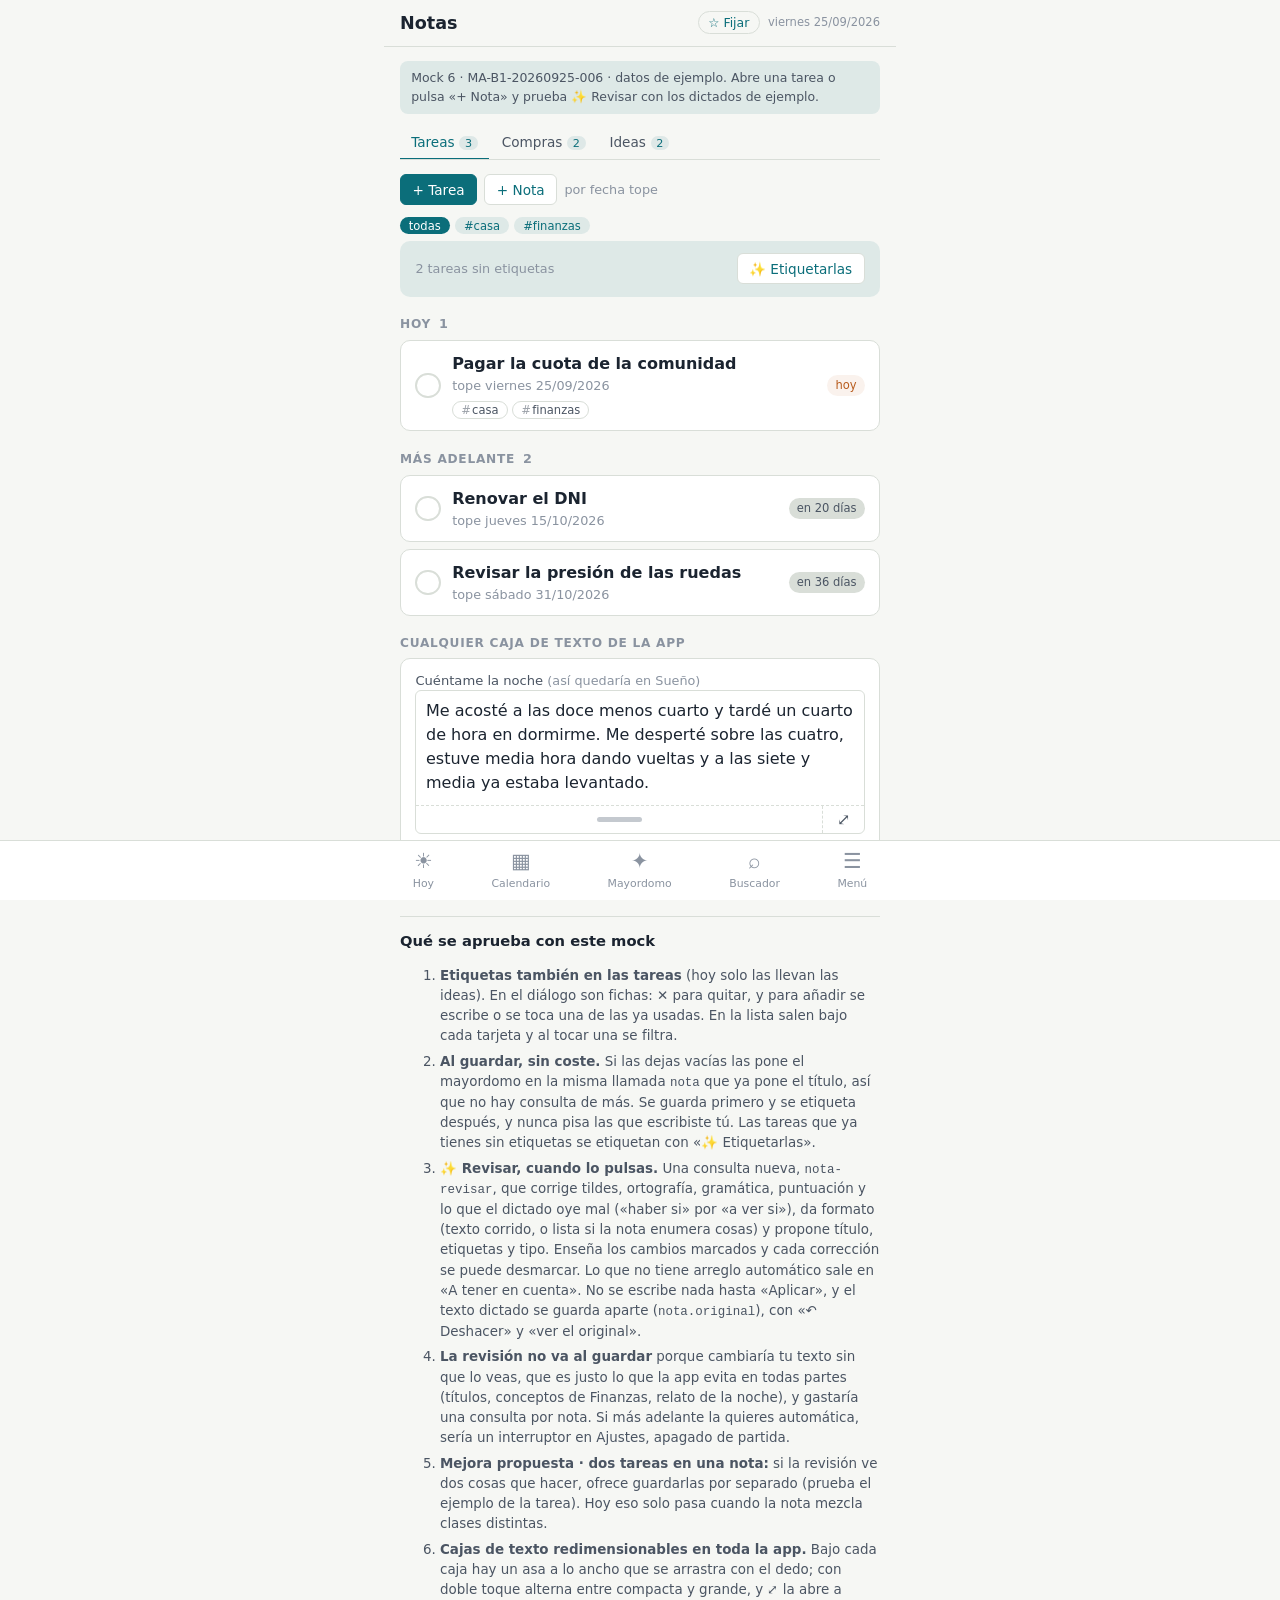
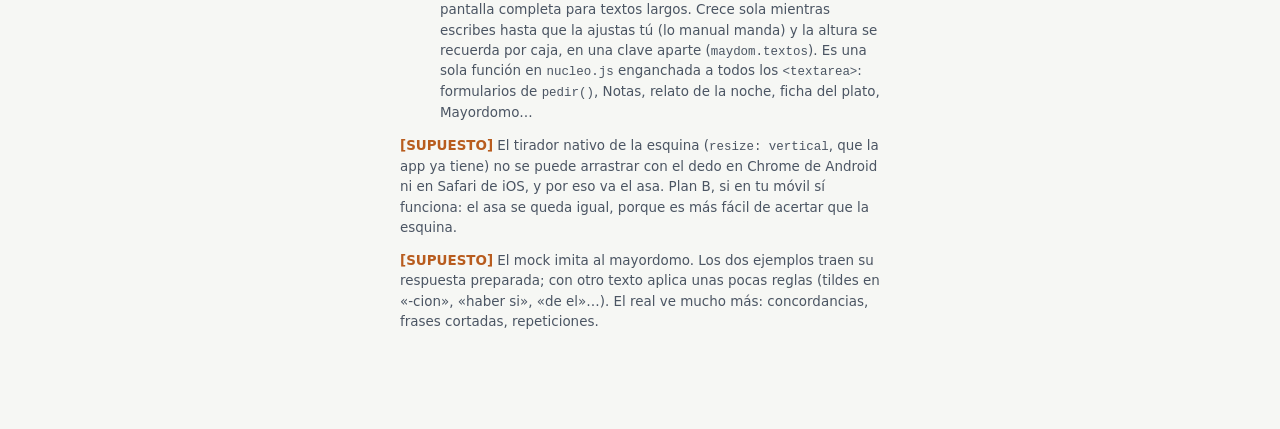
<file: docs/mocks/006-etiquetas-y-revision.html>
<!doctype html>
<html lang="es">
<head>
<meta charset="utf-8">
<meta name="viewport" content="width=device-width, initial-scale=1, viewport-fit=cover">
<meta name="build" content="MA-B1-20260925-006">
<meta name="color-scheme" content="light dark">
<meta name="theme-color" content="#0B6E7A">
<title>maydom · mock 6 · etiquetas y revisión de notas</title>
<style>
:root{--bg:#F6F7F4;--bg2:#FFFFFF;--ink:#1B2430;--ink2:#4B5563;--mute:#8A93A0;--line:#D9DED8;--acc:#0B6E7A;--acc2:#0B6E7A1A;--warn:#B85C1E;--warn2:#B85C1E14;--ok:#2E7D4F;--ok2:#2E7D4F14;--mal:#B00020;--mal2:#B0002014;--sans:system-ui,-apple-system,"Segoe UI",Roboto,sans-serif}
@media (prefers-color-scheme:dark){:root:not([data-theme="light"]){color-scheme:dark;--bg:#131A20;--bg2:#1B232B;--ink:#E6EAE7;--ink2:#B7C0C7;--mute:#7F8A94;--line:#2C3740;--acc:#4FB3BF;--acc2:#4FB3BF22;--warn:#E08A4C;--warn2:#E08A4C1F;--ok:#5FBF87;--ok2:#5FBF871F;--mal:#FF6B6B;--mal2:#FF6B6B1F}}
:root[data-theme="dark"]{color-scheme:dark;--bg:#131A20;--bg2:#1B232B;--ink:#E6EAE7;--ink2:#B7C0C7;--mute:#7F8A94;--line:#2C3740;--acc:#4FB3BF;--acc2:#4FB3BF22;--warn:#E08A4C;--warn2:#E08A4C1F;--ok:#5FBF87;--ok2:#5FBF871F;--mal:#FF6B6B;--mal2:#FF6B6B1F}
*{box-sizing:border-box}
[hidden]{display:none!important}
html{-webkit-text-size-adjust:100%}
body{margin:0;background:var(--bg);color:var(--ink);font:16px/1.5 var(--sans)}
.app{max-width:32rem;margin:0 auto;min-height:100dvh;display:flex;flex-direction:column}
header.cab{position:sticky;top:env(safe-area-inset-top,0px);z-index:5;background:var(--bg);border-bottom:1px solid var(--line);padding:.6rem 1rem;display:flex;align-items:center;gap:.5rem}
header.cab h1{font-size:1.1rem;margin:0;flex:1}
header.cab small{color:var(--mute);font-size:.72rem;text-align:right}
.fijar{flex:none;background:none;border:1px solid var(--line);border-radius:999px;color:var(--acc);font:500 .78rem var(--sans);padding:.2rem .6rem;cursor:pointer;white-space:nowrap}
main{flex:1;padding:.9rem 1rem 5.5rem}
.aviso-mock{font-size:.78rem;color:var(--ink2);background:var(--acc2);border-radius:8px;padding:.5rem .7rem;margin-bottom:.7rem}
h3{font-size:.76rem;text-transform:uppercase;letter-spacing:.06em;color:var(--mute);margin:1.1rem 0 .4rem;display:flex;align-items:center;gap:.5rem}
h3.mal{color:var(--mal)}
.tarjeta{background:var(--bg2);border:1px solid var(--line);border-radius:10px;padding:.7rem .9rem;margin:.4rem 0}
.fila{display:flex;align-items:center;gap:.7rem}.fila .t{flex:1;min-width:0}
[data-abrir]{cursor:pointer}
.mini{color:var(--mute);font-size:.8rem}
.btn{font:500 .85rem var(--sans);color:var(--acc);background:var(--bg2);border:1px solid var(--line);border-radius:6px;padding:.42rem .72rem;cursor:pointer;display:inline-flex;align-items:center;gap:.3rem}
.btn:hover{border-color:var(--acc)}.btn.p{background:var(--acc);color:#fff;border-color:var(--acc)}.btn.peligro{color:var(--mal)}
.btn[disabled]{opacity:.6;cursor:default}
.acciones{display:flex;gap:.45rem;flex-wrap:wrap;margin-top:.55rem;align-items:center}.acciones.fin{justify-content:flex-end}
.pill{font-size:.72rem;padding:.12rem .55rem;border-radius:999px;background:var(--acc2);color:var(--acc);border:0;font-family:inherit;white-space:nowrap;cursor:pointer}
.pill.sel{background:var(--acc);color:#fff}
.chips{display:flex;gap:.35rem;flex-wrap:wrap;margin:.7rem 0 .2rem}
input,select,textarea{font:inherit;padding:.5rem .6rem;border:1px solid var(--line);border-radius:6px;background:var(--bg2);color:var(--ink);width:100%}
label{display:block;font-size:.82rem;color:var(--ink2);margin-top:.6rem}
:focus-visible{outline:2px solid var(--acc);outline-offset:2px}
.pestanas{display:flex;gap:.1rem;margin:0 0 .9rem;border-bottom:1px solid var(--line);overflow-x:auto;scrollbar-width:none}
.pestanas::-webkit-scrollbar{display:none}
.pestanas button{font:500 .85rem var(--sans);color:var(--ink2);background:none;border:0;border-bottom:2px solid transparent;padding:.5rem .7rem;cursor:pointer;white-space:nowrap;margin-bottom:-1px}
.pestanas button.sel{color:var(--acc);border-bottom-color:var(--acc)}
.pestanas .n{font-style:normal;font-size:.7rem;background:var(--acc2);color:var(--acc);border-radius:999px;padding:.05rem .35rem;margin-left:.3rem}
.chk{flex:none;width:1.6rem;height:1.6rem;border-radius:999px;border:2px solid var(--line);background:none;color:var(--ok);font-size:.9rem;line-height:1;cursor:pointer;display:flex;align-items:center;justify-content:center;padding:0}
.chk:hover{border-color:var(--ok)}
.hecha .chk{background:var(--ok);border-color:var(--ok);color:#fff}
.hecha b{text-decoration:line-through;color:var(--mute);font-weight:500}
.tope{flex:none;font-size:.72rem;padding:.12rem .5rem;border-radius:999px;background:var(--line);color:var(--ink2);white-space:nowrap}
.tope.hoy{background:var(--warn2);color:var(--warn)}.tope.vencida{background:var(--mal2);color:var(--mal)}
.nota .cuerpo{font-size:.88rem;color:var(--ink2);margin-top:.25rem;white-space:pre-line}
.nota.t-preferencia{border-left:3px solid var(--acc)}.nota.t-tendencia{border-left:3px solid var(--warn)}
details.plegable{background:var(--bg2);border:1px solid var(--line);border-radius:10px;margin:.8rem 0 .45rem;overflow:hidden}
details.plegable>summary{list-style:none;cursor:pointer;padding:.6rem .9rem;font-weight:600;font-size:.9rem;display:flex;align-items:center;gap:.5rem}
details.plegable>summary::-webkit-details-marker{display:none}
details.plegable>summary::after{content:'▾';margin-left:auto;color:var(--mute);font-size:.8rem}
details.plegable .cuerpo{padding:0 .9rem .7rem}
/* Etiquetas en las tarjetas: se tocan para filtrar */
.etqs{display:flex;gap:.3rem;flex-wrap:wrap;margin-top:.35rem}
.etq{font:500 .72rem var(--sans);padding:.08rem .5rem;border-radius:999px;border:1px solid var(--line);background:none;color:var(--ink2);cursor:pointer}
.etq::before{content:'#';opacity:.55;margin-right:.08rem}
.etq.nueva{animation:brillo 1.8s ease-out}
@keyframes brillo{from{background:var(--acc);color:#fff;border-color:var(--acc)}to{background:transparent}}
.etiquetando{color:var(--acc);font-size:.75rem}
.lote{background:var(--acc2);border-color:transparent}
nav.inferior{position:fixed;bottom:0;left:0;right:0;background:var(--bg2);border-top:1px solid var(--line);display:flex;justify-content:center;z-index:6;padding-bottom:env(safe-area-inset-bottom,0px)}
nav.inferior .in{display:flex;width:100%;max-width:32rem;justify-content:space-around;padding:.3rem 0}
nav.inferior a{color:var(--mute);font-size:.68rem;display:flex;flex-direction:column;align-items:center;gap:.1rem;padding:.2rem .5rem;text-decoration:none;cursor:pointer}
nav.inferior a span{font-size:1.3rem;line-height:1.2}
/* Modal */
.modal{border:1px solid var(--line);border-radius:12px;background:var(--bg2);color:var(--ink);padding:1rem 1.1rem;width:min(94vw,28rem);max-height:92dvh;overflow:auto}
.modal::backdrop{background:rgba(0,0,0,.45)}
.cabecera-modal{display:flex;align-items:center;gap:.5rem;margin:0 0 .3rem}
.cabecera-modal h2{flex:1;min-width:0;margin:0;font-size:1.15rem}
.cerrar{flex:none;background:none;border:0;color:var(--mute);font-size:1.25rem;line-height:1;cursor:pointer;padding:.15rem .3rem;border-radius:6px}
.cerrar:hover{color:var(--ink);background:var(--line)}
.segmento{display:grid;grid-template-columns:repeat(3,1fr);border:1px solid var(--line);border-radius:8px;overflow:hidden;margin-top:.3rem}
.segmento.dos{grid-template-columns:repeat(2,1fr);margin:.1rem 0 .5rem}
.segmento button{font:500 .88rem var(--sans);background:var(--bg2);color:var(--ink2);border:0;border-left:1px solid var(--line);padding:.5rem .2rem;cursor:pointer}
.segmento.dos button{font-size:.8rem;padding:.35rem .2rem}
.segmento button:first-child{border-left:0}
.segmento button.sel{background:var(--acc);color:#fff}
.detectado{font-size:.75rem;color:var(--acc);margin-top:.3rem;min-height:1.1em}
.rapidas{display:flex;gap:.3rem;flex-wrap:wrap;margin-top:.4rem;align-items:center}
.ejemplos{margin-top:.5rem;font-size:.75rem;color:var(--mute);display:flex;gap:.3rem;flex-wrap:wrap;align-items:center}
.ejemplos .pill{background:none;border:1px dashed var(--line);color:var(--ink2)}
.bajo-texto{display:flex;align-items:center;gap:.5rem;margin-top:.45rem;flex-wrap:wrap}
.micro{flex:none;width:2.4rem;height:2.4rem;border-radius:999px;border:1px solid var(--line);background:var(--bg2);font-size:1.1rem;cursor:pointer}
.enlace{background:none;border:0;color:var(--acc);font:inherit;font-size:.82rem;cursor:pointer;padding:0 .15rem;text-decoration:underline;text-underline-offset:2px}

/* ---------- Caja de texto redimensionable (para toda la app) ---------- */
.caja-texto{position:relative;display:flex;flex-direction:column;border:1px solid var(--line);border-radius:6px;background:var(--bg2)}
.caja-texto:focus-within{border-color:var(--acc);box-shadow:0 0 0 2px var(--acc2)}
.caja-texto textarea{border:0;border-radius:6px 6px 0 0;background:transparent;resize:none;min-height:4.5rem;outline:none;display:block}
.caja-texto .barra{display:flex;align-items:stretch;border-top:1px dashed var(--line)}
.caja-texto .asa{flex:1;height:1.7rem;display:flex;align-items:center;justify-content:center;cursor:ns-resize;touch-action:none;user-select:none;-webkit-user-select:none;border-radius:0 0 0 6px}
.caja-texto .asa span{width:2.8rem;height:.3rem;border-radius:99px;background:var(--mute);opacity:.5;transition:opacity .15s,background .15s}
.caja-texto .asa:hover span,.caja-texto.arrastrando .asa span,.caja-texto .asa:focus-visible span{background:var(--acc);opacity:1}
.caja-texto .ampliar{flex:none;width:2.6rem;background:none;border:0;border-left:1px dashed var(--line);color:var(--ink2);font-size:1rem;cursor:pointer;border-radius:0 0 6px 0}
.caja-texto .ampliar:hover{color:var(--acc)}
.caja-texto .cab-pantalla{display:none}
.caja-texto.pantalla{position:fixed;inset:0;z-index:100;border:0;border-radius:0;box-shadow:none;padding:calc(env(safe-area-inset-top,0px) + .7rem) 1rem calc(env(safe-area-inset-bottom,0px) + .7rem)}
.caja-texto.pantalla .cab-pantalla{display:flex;align-items:center;gap:.5rem;padding-bottom:.5rem;border-bottom:1px solid var(--line);margin-bottom:.4rem}
.caja-texto.pantalla .cab-pantalla b{flex:1;font-size:1rem}
.caja-texto.pantalla textarea{flex:1;height:auto!important;font-size:1.05rem;line-height:1.6}
.caja-texto.pantalla .barra{display:none}

/* ---------- Etiquetas como fichas ---------- */
.fichas{display:flex;flex-wrap:wrap;gap:.35rem;align-items:center;border:1px solid var(--line);border-radius:6px;padding:.35rem .4rem;background:var(--bg2);margin-top:.2rem}
.fichas:focus-within{border-color:var(--acc)}
.ficha{display:inline-flex;align-items:center;font-size:.8rem;background:var(--acc2);color:var(--acc);border-radius:999px;padding:.1rem .15rem .1rem .6rem}
.ficha button{background:none;border:0;color:inherit;cursor:pointer;font-size:.78rem;padding:0 .35rem;line-height:1.4}
.fichas input{flex:1;min-width:7rem;border:0;padding:.2rem .1rem;background:transparent;font-size:.9rem;outline:none}

/* ---------- Panel de revisión ---------- */
.revision{border:1px solid var(--line);border-radius:10px;background:var(--bg);padding:.6rem .75rem .7rem;margin-top:.6rem}
.rev-cab{display:flex;align-items:center;gap:.4rem;margin-bottom:.35rem}
.rev-cab b{flex:1;font-size:.95rem}
.revision h4{font-size:.7rem;text-transform:uppercase;letter-spacing:.06em;color:var(--mute);margin:.8rem 0 .15rem}
.diff{white-space:pre-wrap;font-size:.92rem;line-height:1.65;background:var(--bg2);border:1px solid var(--line);border-radius:8px;padding:.55rem .65rem;overflow-wrap:anywhere}
.diff del{background:var(--mal2);color:var(--mal);text-decoration:line-through;border-radius:3px;padding:0 .08em}
.diff ins{background:var(--ok2);color:var(--ok);text-decoration:none;font-weight:600;border-radius:3px;padding:0 .08em}
.fmt{display:flex;gap:.35rem;align-items:center;flex-wrap:wrap;margin-top:.5rem}
.prob{display:flex;gap:.55rem;align-items:flex-start;padding:.45rem 0;border-top:1px dashed var(--line);font-size:.86rem;cursor:pointer;margin:0;color:var(--ink)}
.prob:first-of-type{border-top:0}
.prob input{flex:none;width:1.1rem;height:1.1rem;margin:.2rem 0 0;padding:0;accent-color:var(--acc)}
.prob small{display:block;color:var(--mute);font-size:.76rem}
.prob s{color:var(--mal)}.prob b{color:var(--ok)}
.tipo-p{font-size:.64rem;text-transform:uppercase;letter-spacing:.05em;color:var(--ink2);background:var(--line);border-radius:4px;padding:.05rem .35rem;margin-right:.35rem;vertical-align:.1em}
.avisos{margin:.2rem 0 0;padding-left:1.1rem;font-size:.85rem}
.avisos li{margin:.25rem 0}
.propone{font-size:.86rem}
.propone .fila{gap:.4rem;margin:.2rem 0;align-items:baseline;flex-wrap:wrap}
.cargando{display:flex;gap:.55rem;align-items:center;color:var(--ink2);font-size:.88rem;padding:.3rem 0}
.cargando i{width:.6rem;height:.6rem;border-radius:99px;background:var(--acc);animation:latido .55s ease-in-out infinite alternate}
@keyframes latido{from{transform:scale(.7);opacity:.5}to{transform:scale(1.1);opacity:1}}
.rev-hecha{font-size:.84rem;color:var(--ok);margin-top:.45rem}
.rev-hecha blockquote{margin:.35rem 0 0;padding:.4rem .6rem;border-left:3px solid var(--line);color:var(--ink2);white-space:pre-wrap;font-size:.84rem}
#toast{position:fixed;left:50%;bottom:calc(env(safe-area-inset-bottom,0px) + 4.5rem);transform:translateX(-50%) translateY(1rem);background:var(--ink);color:var(--bg);padding:.5rem .9rem;border-radius:8px;font-size:.85rem;opacity:0;transition:.2s;z-index:200;max-width:90vw;pointer-events:none;text-align:center}
#toast.ver{opacity:1;transform:translateX(-50%)}
.nota-mock{font-size:.84rem;color:var(--ink2);margin-top:1.6rem;border-top:1px solid var(--line);padding-top:.6rem}
.nota-mock h4{margin:.2rem 0 .3rem;font-size:.92rem;color:var(--ink)}
.nota-mock li{margin:.35rem 0}
.nota-mock code{font-size:.78rem}
.sup{color:var(--warn);font-weight:600}
@media (prefers-reduced-motion:reduce){*{animation:none!important;transition:none!important}}
</style>
</head>
<body>
<div class="app">
  <header class="cab"><h1>Notas</h1><button class="fijar" type="button" data-mock>☆ Fijar</button><small>viernes 25/09/2026</small></header>
  <main>
    <div class="aviso-mock">Mock 6 · MA-B1-20260925-006 · datos de ejemplo. Abre una tarea o pulsa «+ Nota» y prueba ✨ Revisar con los dictados de ejemplo.</div>
    <div id="vista"></div>

    <h3>Cualquier caja de texto de la app</h3>
    <div class="tarjeta">
      <label for="demo" style="margin-top:0">Cuéntame la noche <span class="mini">(así quedaría en Sueño)</span></label>
      <div class="caja-texto" data-caja="demo"><textarea id="demo" rows="3">Me acosté a las doce menos cuarto y tardé un cuarto de hora en dormirme. Me desperté sobre las cuatro, estuve media hora dando vueltas y a las siete y media ya estaba levantado.</textarea></div>
      <div class="mini" style="margin-top:.35rem">Arrastra el asa con el dedo · doble toque: compacta ↔ grande · ⤢ pantalla completa. La altura se recuerda por caja.</div>
    </div>

    <div class="nota-mock">
      <h4>Qué se aprueba con este mock</h4>
      <ol>
        <li><b>Etiquetas también en las tareas</b> (hoy solo las llevan las ideas). En el diálogo son fichas: ✕ para quitar, y para añadir se escribe o se toca una de las ya usadas. En la lista salen bajo cada tarjeta y al tocar una se filtra.</li>
        <li><b>Al guardar, sin coste.</b> Si las dejas vacías las pone el mayordomo en la misma llamada <code>nota</code> que ya pone el título, así que no hay consulta de más. Se guarda primero y se etiqueta después, y nunca pisa las que escribiste tú. Las tareas que ya tienes sin etiquetas se etiquetan con «✨ Etiquetarlas».</li>
        <li><b>✨ Revisar, cuando lo pulsas.</b> Una consulta nueva, <code>nota-revisar</code>, que corrige tildes, ortografía, gramática, puntuación y lo que el dictado oye mal («haber si» por «a ver si»), da formato (texto corrido, o lista si la nota enumera cosas) y propone título, etiquetas y tipo. Enseña los cambios marcados y cada corrección se puede desmarcar. Lo que no tiene arreglo automático sale en «A tener en cuenta». No se escribe nada hasta «Aplicar», y el texto dictado se guarda aparte (<code>nota.original</code>), con «↶ Deshacer» y «ver el original».</li>
        <li><b>La revisión no va al guardar</b> porque cambiaría tu texto sin que lo veas, que es justo lo que la app evita en todas partes (títulos, conceptos de Finanzas, relato de la noche), y gastaría una consulta por nota. Si más adelante la quieres automática, sería un interruptor en Ajustes, apagado de partida.</li>
        <li><b>Mejora propuesta · dos tareas en una nota:</b> si la revisión ve dos cosas que hacer, ofrece guardarlas por separado (prueba el ejemplo de la tarea). Hoy eso solo pasa cuando la nota mezcla clases distintas.</li>
        <li><b>Cajas de texto redimensionables en toda la app.</b> Bajo cada caja hay un asa a lo ancho que se arrastra con el dedo; con doble toque alterna entre compacta y grande, y ⤢ la abre a pantalla completa para textos largos. Crece sola mientras escribes hasta que la ajustas tú (lo manual manda) y la altura se recuerda por caja, en una clave aparte (<code>maydom.textos</code>). Es una sola función en <code>nucleo.js</code> enganchada a todos los <code>&lt;textarea&gt;</code>: formularios de <code>pedir()</code>, Notas, relato de la noche, ficha del plato, Mayordomo…</li>
      </ol>
      <p><span class="sup">[SUPUESTO]</span> El tirador nativo de la esquina (<code>resize: vertical</code>, que la app ya tiene) no se puede arrastrar con el dedo en Chrome de Android ni en Safari de iOS, y por eso va el asa. Plan B, si en tu móvil sí funciona: el asa se queda igual, porque es más fácil de acertar que la esquina.</p>
      <p><span class="sup">[SUPUESTO]</span> El mock imita al mayordomo. Los dos ejemplos traen su respuesta preparada; con otro texto aplica unas pocas reglas (tildes en «-cion», «haber si», «de el»…). El real ve mucho más: concordancias, frases cortadas, repeticiones.</p>
    </div>
  </main>
</div>
<nav class="inferior" aria-label="Principal"><div class="in">
  <a data-mock><span>☀</span>Hoy</a>
  <a data-mock><span>▦</span>Calendario</a>
  <a data-mock><span>✦</span>Mayordomo</a>
  <a data-mock><span>⌕</span>Buscador</a>
  <a data-mock><span>☰</span>Menú</a>
</div></nav>
<datalist id="etqs-usadas"></datalist>
<div id="toast" role="status" aria-live="polite"></div>

<script>
'use strict';
// ================= utilidades (las mismas que la app) =================
const HOY = '2026-09-25';
const DIAS = ['domingo', 'lunes', 'martes', 'miércoles', 'jueves', 'viernes', 'sábado'];
const $ = (s, r = document) => r.querySelector(s);
const esc = s => String(s ?? '').replace(/[&<>"']/g, c => ({ '&': '&amp;', '<': '&lt;', '>': '&gt;', '"': '&quot;', "'": '&#39;' }[c]));
const aFecha = f => new Date(f + 'T12:00:00');
const iso = d => `${d.getFullYear()}-${String(d.getMonth() + 1).padStart(2, '0')}-${String(d.getDate()).padStart(2, '0')}`;
const suma = (f, n) => { const d = aFecha(f); d.setDate(d.getDate() + n); return iso(d); };
const proximo = dow => { const d = aFecha(HOY); d.setDate(d.getDate() + (((dow - d.getDay() + 7) % 7) || 7)); return iso(d); };
const domingo = () => { const d = aFecha(HOY); d.setDate(d.getDate() + (7 - d.getDay()) % 7); return iso(d); };
const fechaCorta = f => f.split('-').reverse().join('/');
const fechaLarga = f => DIAS[aFecha(f).getDay()] + ' ' + fechaCorta(f);
const dias = f => Math.round((aFecha(f) - aFecha(HOY)) / 864e5);
const relativo = f => { const d = dias(f); return d === 0 ? 'hoy' : d === 1 ? 'mañana' : d === -1 ? 'ayer' : d < 0 ? `hace ${-d} días` : `en ${d} días`; };
const sinAcentos = s => String(s).normalize('NFD').replace(/[̀-ͯ]/g, '');
const limpiarEtq = e => sinAcentos(e).toLowerCase().trim().replace(/[^a-z0-9 ]/g, '').replace(/\s+/g, ' ');
const may = s => s ? s.charAt(0).toUpperCase() + s.slice(1) : s;
let nid = 10; const uid = () => 'n' + (++nid);
function toast(t, ms = 2600) { const el = $('#toast'); el.textContent = t; el.classList.add('ver'); clearTimeout(toast.t); toast.t = setTimeout(() => el.classList.remove('ver'), ms); }

// ================= caja de texto redimensionable =================
// Una sola función para toda la app: asa a lo ancho (arrastre táctil), doble toque, flechas y pantalla completa.
// Crece sola mientras escribes hasta que la ajustas tú; la altura elegida se recuerda por caja.
const CLAVE_TEXTOS = 'maydom.textos';
function leerTamanos() { try { return JSON.parse(localStorage.getItem(CLAVE_TEXTOS)) || {}; } catch { return {}; } }
function guardarTamano(clave, h) { try { const t = leerTamanos(); if (h) t[clave] = Math.round(h); else delete t[clave]; localStorage.setItem(CLAVE_TEXTOS, JSON.stringify(t)); } catch {} }
function crecer(ta, tope = 0.4) {
  if (ta.dataset.manual) return;
  ta.style.height = 'auto';
  ta.style.height = Math.min(ta.scrollHeight + 2, innerHeight * tope) + 'px';
}
function montarCaja(caja) {
  if (caja.dataset.montada) return;
  caja.dataset.montada = '1';
  const ta = caja.querySelector('textarea'), clave = caja.dataset.caja || ta.name || ta.id;
  const etiqueta = document.querySelector(`label[for="${ta.id}"]`)?.firstChild?.textContent?.trim() || 'Texto';
  caja.insertAdjacentHTML('afterbegin', `<div class="cab-pantalla"><b>${esc(etiqueta)}</b><button type="button" class="btn p" data-listo>Listo</button></div>`);
  caja.insertAdjacentHTML('beforeend', `<div class="barra"><div class="asa" role="separator" aria-orientation="horizontal" tabindex="0" aria-label="Arrastra para cambiar el alto" title="Arrastra · doble toque: compacta o grande"><span></span></div><button type="button" class="ampliar" aria-label="Escribir a pantalla completa" title="Pantalla completa">⤢</button></div>`);
  const asa = caja.querySelector('.asa');
  const MIN = 72;
  const fijar = h => { h = Math.max(MIN, Math.min(h, innerHeight * 0.8)); ta.style.height = h + 'px'; ta.dataset.manual = '1'; return h; };
  const guardada = leerTamanos()[clave];
  if (guardada) fijar(guardada); else crecer(ta);
  ta.addEventListener('input', () => crecer(ta));
  let y0 = 0, h0 = 0, movido = false, ultimoToque = 0;
  asa.addEventListener('pointerdown', e => {
    e.preventDefault();
    asa.setPointerCapture(e.pointerId);
    y0 = e.clientY; h0 = ta.getBoundingClientRect().height; movido = false;
    caja.classList.add('arrastrando');
  });
  asa.addEventListener('pointermove', e => {
    if (!caja.classList.contains('arrastrando')) return;
    if (Math.abs(e.clientY - y0) > 3) movido = true;
    if (movido) fijar(h0 + e.clientY - y0);
  });
  const soltar = () => {
    if (!caja.classList.contains('arrastrando')) return;
    caja.classList.remove('arrastrando');
    if (movido) return guardarTamano(clave, ta.getBoundingClientRect().height);
    // Doble toque: compacta ↔ grande (un toque suelto no hace nada).
    const ahora = Date.now();
    if (ahora - ultimoToque < 350) {
      ultimoToque = 0;
      if (ta.getBoundingClientRect().height < innerHeight * 0.45) guardarTamano(clave, fijar(innerHeight * 0.6));
      else { delete ta.dataset.manual; guardarTamano(clave, 0); crecer(ta); }
    } else ultimoToque = ahora;
  };
  asa.addEventListener('pointerup', soltar);
  asa.addEventListener('pointercancel', soltar);
  asa.addEventListener('keydown', e => {
    if (e.key !== 'ArrowUp' && e.key !== 'ArrowDown') return;
    e.preventDefault();
    guardarTamano(clave, fijar(ta.getBoundingClientRect().height + (e.key === 'ArrowDown' ? 32 : -32)));
  });
  const pantalla = on => {
    caja.classList.toggle('pantalla', on);
    document.documentElement.style.overflow = on ? 'hidden' : '';
    ta.focus();
  };
  caja.querySelector('.ampliar').addEventListener('click', () => pantalla(true));
  caja.querySelector('[data-listo]').addEventListener('click', () => { pantalla(false); crecer(ta); });
  caja.salirPantalla = () => { if (!caja.classList.contains('pantalla')) return false; pantalla(false); crecer(ta); return true; };
}
document.addEventListener('keydown', e => { if (e.key === 'Escape') { const c = document.querySelector('.caja-texto.pantalla'); if (c) { e.preventDefault(); c.salirPantalla(); } } }, true);

// ================= datos de ejemplo =================
const S = {
  v: 'tareas', etq: '',
  notas: [
    { id: 't1', clase: 'tarea', titulo: 'Pagar la cuota de la comunidad', texto: 'Pagar la cuota de la comunidad hoy.', tope: '2026-09-25', etiquetas: ['casa', 'finanzas'], fecha: '2026-09-20' },
    { id: 't2', clase: 'tarea', titulo: 'Renovar el DNI', texto: 'Tengo que renovar el DNI antes del 15 de octubre.', tope: '2026-10-15', etiquetas: [], fecha: '2026-09-22' },
    { id: 't3', clase: 'tarea', titulo: 'Revisar la presión de las ruedas', texto: 'Revisar la presión de las ruedas del coche antes de fin de mes.', tope: '2026-10-31', etiquetas: [], fecha: '2026-09-24' },
    { id: 'i1', clase: 'idea', tipo: 'preferencia', titulo: 'Leer en papel antes de dormir', texto: 'Quiero leer en papel la última media hora antes de dormir, sin pantallas.', etiquetas: ['sueno'], fecha: '2026-09-23' },
    { id: 'i2', clase: 'idea', tipo: 'preferencia', titulo: 'Probar yoga los domingos', texto: 'Probar una clase de yoga suave los domingos por la mañana.', etiquetas: ['ejercicio'], fecha: '2026-09-21' },
  ],
  compra: [{ id: 'c1', nombre: 'Pilas AA', cantidad: '4', etiqueta: 'drogueria' }, { id: 'c2', nombre: 'Leche', cantidad: '2 l', etiqueta: 'alimentacion' }],
};
const NOMBRE_ETQ_COMPRA = { alimentacion: '🥕 Alimentación', drogueria: '🧴 Droguería', farmacia: '💊 Farmacia', otras: '🛒 Otras' };
const NOMBRE_CLASE = { tarea: '☑ Tarea', compra: '🛒 Compra', idea: '💡 Idea' };
const TIPOS = [['nota', 'Nota'], ['preferencia', 'Preferencia (guía al mayordomo)'], ['tendencia', 'Tendencia (algo que noto)']];

// ================= reglas (lo que hoy hace interpretar-nota.js, simplificado) =================
const DIAS_SA = ['domingo', 'lunes', 'martes', 'miercoles', 'jueves', 'viernes', 'sabado'];
function claseDe(t) {
  const s = sinAcentos(t.toLowerCase());
  if (/\b(comprar|compra|falta|faltan|reponer)\b/.test(s)) return 'compra';
  if (/\b(tengo que|hay que|llamar|pagar|renovar|pedir cita|antes del?|recoger|enviar|mandar)\b/.test(s)) return 'tarea';
  return 'idea';
}
function topeDe(t) {
  const s = sinAcentos(t.toLowerCase());
  if (/\bpasado manana\b/.test(s)) return { tope: suma(HOY, 2), leido: 'pasado mañana' };
  if (/\bmanana\b/.test(s)) return { tope: suma(HOY, 1), leido: 'mañana' };
  if (/\bhoy\b/.test(s)) return { tope: HOY, leido: 'hoy' };
  const m = s.match(/\b(?:(antes del|el|este|para el)\s+)?(lunes|martes|miercoles|jueves|viernes|sabado|domingo)\b/);
  if (m) return { tope: proximo(DIAS_SA.indexOf(m[2])), leido: m[0] };
  return { tope: '' };
}
function tituloTarea(t) {
  const s = t.trim().replace(/^(tengo que|hay que|tenemos que|debo)\s+/i, '')
    .split(/\s+(?:antes del?|para el|el (?:lunes|martes|mi[eé]rcoles|jueves|viernes|s[aá]bado|domingo)|ma[nñ]ana|hoy|esta semana|haber si|a ver si|y tambi[eé]n|tambi[eé]n)\b|[,.;:\n]/i)[0];
  return may(s.trim()).slice(0, 60);
}
const tituloIdea = t => may(t.trim().split(/[.;\n]/)[0].split(/\s+/).slice(0, 7).join(' '));
const REGLAS_ETQ = [
  [/\b(coche|itv|ruedas|taller|remolque)\b/, 'coche'], [/\bseguro/, 'seguros'],
  [/\b(gestoria|titular|dni|hacienda|tramite|certificado|renta|notaria)\b/, 'papeleo'],
  [/\b(banco|cuenta|factura\w*|recibo\w*|domicili\w*|cuota|pagar)\b/, 'finanzas'],
  [/\b(duermo|dormir|sueno|noche|insomnio)\b/, 'sueno'], [/\b(cafe|ceno|cena|comer|comida|dieta)\b/, 'alimentacion'],
  [/\b(yoga|correr|gimnasio|caminar|andar|entreno)\b/, 'ejercicio'], [/\b(casa|comunidad|fontanero|electricista)\b/, 'casa'],
  [/\b(medico|farmacia|analisis|dentista)\b/, 'salud'],
];
const etiquetasAuto = t => { const s = sinAcentos(t.toLowerCase()); return REGLAS_ETQ.filter(([re]) => re.test(s)).map(([, e]) => e).slice(0, 3); };
const etiquetasUsadas = () => [...new Set(S.notas.flatMap(n => n.etiquetas || []))].sort();

// ================= el mayordomo simulado: operación nota-revisar =================
// Respuesta: el texto como trozos [tipo, texto, id]. '=' se queda, '-' sale, '+' entra; el id agrupa
// cada corrección para poder desmarcarla. 'f' es el cambio de formato, que va con el formato elegido.
const EJ = {
  tarea: {
    original: 'tengo que renovar el seguro del coche antes del jueves haber si me hacen descuento por tener la ITV pasada y preguntar si cubre la luna y el remolque tambien llamar a la gestoria por lo de el cambio de titular',
    formatos: {
      corrido: [['-', 'tengo', 'p'], ['+', 'Tengo', 'p'], ['=', ' que renovar el seguro del coche antes del jueves'], ['+', ',', 'p'], ['=', ' '], ['-', 'haber', 'h'], ['+', 'a ver', 'h'], ['=', ' si me hacen descuento por tener la ITV pasada'], ['+', ',', 'p'], ['=', ' y preguntar si cubre la luna y el remolque'], ['+', '.', 'p'], ['=', ' '], ['-', 'tambien', 't'], ['+', 'También', 't'], ['=', ' llamar a la '], ['-', 'gestoria', 'g'], ['+', 'gestoría', 'g'], ['=', ' por lo '], ['-', 'de el', 'd'], ['+', 'del', 'd'], ['=', ' cambio de titular'], ['+', '.', 'p']],
      lista: [['+', 'Antes del jueves:\n- ', 'f'], ['-', 'tengo que r', 'f'], ['+', 'R', 'f'], ['=', 'enovar el seguro del coche'], ['-', ' antes del jueves', 'f'], ['+', ',', 'p'], ['=', ' '], ['-', 'haber', 'h'], ['+', 'a ver', 'h'], ['=', ' si me hacen descuento por tener la ITV pasada'], ['+', ',', 'p'], ['=', ' y preguntar si cubre la luna y el remolque'], ['+', '.', 'p'], ['-', ' tambien l', 'f'], ['+', '\n- L', 'f'], ['=', 'lamar a la '], ['-', 'gestoria', 'g'], ['+', 'gestoría', 'g'], ['=', ' por lo '], ['-', 'de el', 'd'], ['+', 'del', 'd'], ['=', ' cambio de titular'], ['+', '.', 'p']],
    },
    fmt: 'lista', fmtNota: 'Propone lista porque la nota junta dos cosas que hacer.',
    problemas: {
      p: { tipo: 'Puntuación', nota: 'El dictado no pone comas ni puntos.' },
      h: { tipo: 'Dictado', nota: '«a ver si» (de ver), no «haber».' },
      t: { tipo: 'Tildes' }, g: { tipo: 'Tildes' },
      d: { tipo: 'Gramática', nota: '«de» + «el» se contrae en «del».' },
    },
    avisos: ['«antes del jueves» es el jueves 01/10/2026; ya está puesto como fecha tope.', 'Son dos tareas con la misma fecha. <button type="button" class="enlace" data-separar>Guardarlas por separado</button>'],
    etiquetas: ['coche', 'seguros', 'papeleo'], titulo: 'Renovar el seguro del coche',
  },
  idea: {
    original: 'me e dado cuenta que cuando ceno tarde duermo peor sobretodo si tomo cafe despues de las 5',
    formatos: {
      corrido: [['-', 'me e', 'e'], ['+', 'Me he', 'e'], ['=', ' dado cuenta '], ['+', 'de ', 'q'], ['=', 'que'], ['+', ',', 'p'], ['=', ' cuando ceno tarde'], ['+', ',', 'p'], ['=', ' duermo peor'], ['+', ',', 'p'], ['=', ' '], ['-', 'sobretodo', 's'], ['+', 'sobre todo', 's'], ['=', ' si tomo '], ['-', 'cafe', 'c'], ['+', 'café', 'c'], ['=', ' '], ['-', 'despues', 'c'], ['+', 'después', 'c'], ['=', ' de las '], ['-', '5', 'n'], ['+', 'cinco', 'n'], ['+', '.', 'p']],
    },
    problemas: {
      e: { tipo: 'Ortografía', nota: '«he», del verbo haber, lleva hache.' },
      q: { tipo: 'Gramática', nota: '«darse cuenta de algo»: falta el «de».' },
      p: { tipo: 'Puntuación', nota: 'Comas para separar la condición.' },
      s: { tipo: 'Ortografía', nota: '«sobretodo», junto, es la prenda.' },
      c: { tipo: 'Tildes' },
      n: { tipo: 'Estilo', nota: 'Opcional: en un texto, la hora en letra.', on: false },
    },
    avisos: ['«las 5» se entiende como las 17:00.', 'Describe algo que te pasa: la propone como tendencia.'],
    etiquetas: ['sueno', 'alimentacion'], titulo: 'Cenar tarde empeora el sueño', tipo: 'tendencia',
  },
};
// Con cualquier otro texto, unas pocas reglas para que el mock responda algo.
const TILDES = { tambien: 'también', despues: 'después', cafe: 'café', gestoria: 'gestoría', telefono: 'teléfono', dia: 'día', dias: 'días', medico: 'médico', miercoles: 'miércoles', sabado: 'sábado', facil: 'fácil', dificil: 'difícil', ademas: 'además', aqui: 'aquí', alli: 'allí', asi: 'así', proximo: 'próximo', proxima: 'próxima', ultimo: 'último', ultima: 'última', numero: 'número', rapido: 'rápido', util: 'útil' };
function revisionGenerica(texto, clase) {
  const reglas = [
    [/\bhaber si\b/gi, () => 'a ver si', 'Dictado', '«a ver si» (de ver), no «haber».'],
    [/\bde el\b/gi, () => 'del', 'Gramática', '«de» + «el» se contrae.'],
    [/\ba el\b/gi, () => 'al', 'Gramática', '«a» + «el» se contrae.'],
    [/\bsobretodo\b/gi, () => 'sobre todo', 'Ortografía', '«sobretodo», junto, es la prenda.'],
    [/\b(?:xq|porq)\b/gi, () => 'porque', 'Abreviatura', ''],
    [/(?<!\p{L})\p{L}*cion(?!\p{L})/giu, m => m.slice(0, -4) + 'ción', 'Tildes', ''],
    [new RegExp('\\b(' + Object.keys(TILDES).join('|') + ')\\b', 'gi'), m => TILDES[m.toLowerCase()], 'Tildes', ''],
  ];
  const hall = [];
  for (const [re, f, tipo, nota] of reglas) for (const m of texto.matchAll(re)) {
    const despues = /^\p{Lu}/u.test(m[0]) ? may(f(m[0])) : f(m[0]);
    hall.push({ i: m.index, fin: m.index + m[0].length, antes: m[0], despues, tipo, nota });
  }
  hall.sort((a, b) => a.i - b.i);
  const segs = [], problemas = {};
  let pos = 0, n = 0;
  const minuscula = /^\p{Ll}/u.test(texto);
  if (minuscula && !(hall[0] && hall[0].i === 0)) { segs.push(['-', texto[0], 'p'], ['+', texto[0].toUpperCase(), 'p']); pos = 1; problemas.p = { tipo: 'Puntuación', nota: 'Mayúscula inicial y punto final.' }; }
  for (const h of hall) {
    if (h.i < pos) continue;
    if (h.i > pos) segs.push(['=', texto.slice(pos, h.i)]);
    const id = 'r' + (++n);
    segs.push(['-', h.antes, id], ['+', h.i === 0 && minuscula ? may(h.despues) : h.despues, id]);
    problemas[id] = { tipo: h.tipo, nota: h.nota };
    pos = h.fin;
  }
  if (pos < texto.length) segs.push(['=', texto.slice(pos)]);
  if (!/[.!?…:]$/.test(texto)) { segs.push(['+', '.', 'p']); problemas.p = problemas.p || { tipo: 'Puntuación', nota: 'Punto final.' }; }
  const t = topeDe(texto), avisos = [];
  if (clase === 'tarea' && t.tope) avisos.push(`«${esc(t.leido)}» es el ${fechaLarga(t.tope)}; ya está puesto como fecha tope.`);
  if (!Object.keys(problemas).length) avisos.push('No encuentra nada que corregir.');
  avisos.push('<span class="mini">En el mock solo actúan unas reglas de ejemplo; el mayordomo real ve bastante más.</span>');
  return { formatos: { corrido: segs }, problemas, avisos, etiquetas: etiquetasAuto(texto), titulo: clase === 'tarea' ? tituloTarea(texto) : tituloIdea(texto) };
}
const activo = (id, acc) => !id || id === 'f' || acc[id];
const resultado = (segs, acc) => segs.map(([k, t, id]) => k === '=' ? t : k === '-' ? (activo(id, acc) ? '' : t) : (activo(id, acc) ? t : '')).join('');
const diffHTML = (segs, acc) => segs.map(([k, t, id]) => k === '=' ? esc(t) : k === '-' ? (activo(id, acc) ? `<del>${esc(t)}</del>` : esc(t)) : (activo(id, acc) ? `<ins>${esc(t)}</ins>` : '')).join('');

// ================= la sección =================
function chipsEtq(n) {
  if (n.etiquetando) return '<div class="etqs"><span class="etiquetando">✨ poniendo etiquetas…</span></div>';
  return (n.etiquetas || []).length ? `<div class="etqs">${n.etiquetas.map(e => `<button type="button" class="etq ${n.recien ? 'nueva' : ''}" data-filtro="${esc(e)}" aria-label="Filtrar por ${esc(e)}">${esc(e)}</button>`).join('')}</div>` : '';
}
function tarjetaTarea(n) {
  const d = dias(n.tope), venc = !n.hecha && d < 0;
  return `<div class="tarjeta fila tarea ${n.hecha ? 'hecha' : ''}" data-abrir="${n.id}">
    <button type="button" class="chk" data-hecha="${n.id}" aria-label="${n.hecha ? 'Marcar pendiente' : 'Marcar hecha'}">${n.hecha ? '✓' : ''}</button>
    <div class="t"><b>${esc(n.titulo)}</b><div class="mini">tope ${fechaLarga(n.tope)}${n.original ? ' · ✨ revisada' : ''}</div>${chipsEtq(n)}</div>
    ${n.hecha ? '' : `<span class="tope ${venc ? 'vencida' : d === 0 ? 'hoy' : ''}">${relativo(n.tope)}</span>`}</div>`;
}
function filtro(usadas) {
  if (!usadas.length) return '';
  return `<div class="chips"><button type="button" class="pill ${S.etq ? '' : 'sel'}" data-filtro="">todas</button>${usadas.map(e => `<button type="button" class="pill ${e === S.etq ? 'sel' : ''}" data-filtro="${esc(e)}">#${esc(e)}</button>`).join('')}</div>`;
}
function cuerpoTareas() {
  const pend = S.notas.filter(n => n.clase === 'tarea' && !n.hecha);
  const vis = pend.filter(n => !S.etq || (n.etiquetas || []).includes(S.etq)).sort((a, b) => a.tope.localeCompare(b.tope));
  const dom = domingo(), sinEtq = pend.filter(n => !(n.etiquetas || []).length && !n.etiquetando);
  const grupos = [['Vencidas', n => n.tope < HOY, 'mal'], ['Hoy', n => n.tope === HOY], ['Esta semana', n => n.tope > HOY && n.tope <= dom], ['Más adelante', n => n.tope > dom]];
  const hechas = S.notas.filter(n => n.clase === 'tarea' && n.hecha);
  return `<div class="acciones"><button type="button" class="btn p" data-nueva="tarea">+ Tarea</button><button type="button" class="btn" data-nueva="">+ Nota</button><span class="mini">por fecha tope</span></div>
    ${filtro([...new Set(pend.flatMap(n => n.etiquetas || []))].sort())}
    ${sinEtq.length && !S.etq ? `<div class="tarjeta fila lote"><div class="t mini">${sinEtq.length === 1 ? '1 tarea sin etiquetas' : sinEtq.length + ' tareas sin etiquetas'}</div><button type="button" class="btn" data-lote>✨ Etiquetarlas</button></div>` : ''}
    ${grupos.map(([nom, f, cls]) => { const l = vis.filter(f); return l.length ? `<h3 class="${cls || ''}">${nom} <span class="mini">${l.length}</span></h3>${l.map(tarjetaTarea).join('')}` : ''; }).join('') || '<p class="mini">Ninguna tarea con esa etiqueta.</p>'}
    ${hechas.length ? `<details class="plegable"><summary>Hechas <span class="mini">${hechas.length}</span></summary><div class="cuerpo">${hechas.map(tarjetaTarea).join('')}</div></details>` : ''}`;
}
function cuerpoIdeas() {
  const ideas = S.notas.filter(n => n.clase === 'idea');
  const vis = ideas.filter(n => !S.etq || (n.etiquetas || []).includes(S.etq)).sort((a, b) => b.fecha.localeCompare(a.fecha));
  return `<div class="acciones"><button type="button" class="btn p" data-nueva="idea">+ Idea</button><button type="button" class="btn" data-nueva="">+ Nota</button></div>
    ${filtro([...new Set(ideas.flatMap(n => n.etiquetas || []))].sort())}
    ${vis.map(n => `<div class="tarjeta nota t-${n.tipo}" data-abrir="${n.id}"><b>${esc(n.titulo)}</b>
      <div class="mini">${fechaCorta(n.fecha)} · ${n.tipo}${n.original ? ' · ✨ revisada' : ''}</div>
      <div class="cuerpo">${esc(n.texto)}</div>${chipsEtq(n)}</div>`).join('') || '<p class="mini">Ninguna idea con esa etiqueta.</p>'}`;
}
function cuerpoCompras() {
  const grupos = [...new Set(S.compra.map(c => c.etiqueta))];
  return `<div class="acciones"><button type="button" class="btn p" data-nueva="compra">+ Compra</button><button type="button" class="btn" data-nueva="">+ Nota</button></div>
    ${grupos.map(e => `<h3>${NOMBRE_ETQ_COMPRA[e] || '🏷 ' + esc(e)}</h3>${S.compra.filter(c => c.etiqueta === e).map(c => `<div class="tarjeta fila"><button type="button" class="chk" data-mock aria-label="Comprado"></button><div class="t"><b>${esc(c.nombre)}</b> <span class="mini">${esc(c.cantidad || '')}</span></div></div>`).join('')}`).join('')}
    <p class="mini">Sin cambios en este mock: cada línea de la compra ya lleva su etiqueta.</p>`;
}
function render() {
  const cuenta = { tareas: S.notas.filter(n => n.clase === 'tarea' && !n.hecha).length, compras: S.compra.length, ideas: S.notas.filter(n => n.clase === 'idea').length };
  $('#vista').innerHTML = `<div class="pestanas">${[['tareas', 'Tareas'], ['compras', 'Compras'], ['ideas', 'Ideas']].map(([v, l]) => `<button type="button" class="${v === S.v ? 'sel' : ''}" data-v="${v}">${l}${cuenta[v] ? `<i class="n">${cuenta[v]}</i>` : ''}</button>`).join('')}</div>
    ${S.v === 'tareas' ? cuerpoTareas() : S.v === 'compras' ? cuerpoCompras() : cuerpoIdeas()}`;
  $('#etqs-usadas').innerHTML = etiquetasUsadas().map(e => `<option value="${esc(e)}">`).join('');
}
function etiquetarDespues(notas) {
  notas.forEach(n => { n.etiquetando = true; });
  render();
  setTimeout(() => {
    notas.forEach(n => { n.etiquetando = false; n.etiquetas = etiquetasAuto(n.texto + ' ' + n.titulo); n.recien = true; });
    render();
    setTimeout(() => { notas.forEach(n => { n.recien = false; }); }, 2000);
  }, 1100);
}
$('#vista').addEventListener('click', e => {
  const b = e.target.closest('[data-v],[data-nueva],[data-hecha],[data-filtro],[data-lote],[data-abrir]');
  if (!b) return;
  const d = b.dataset;
  if (d.v) { S.v = d.v; S.etq = ''; return render(); }
  if (d.nueva != null) return abrirNota({ clase: d.nueva });
  if (d.hecha) { const n = S.notas.find(x => x.id === d.hecha); n.hecha = !n.hecha; render(); return toast(n.hecha ? 'Hecha' : 'Pendiente otra vez'); }
  if (d.filtro != null) { S.etq = S.etq === d.filtro ? '' : d.filtro; return render(); }
  if (d.lote != null) {
    const sin = S.notas.filter(n => n.clase === 'tarea' && !n.hecha && !(n.etiquetas || []).length);
    etiquetarDespues(sin);
    return toast(`El mayordomo etiqueta ${sin.length === 1 ? 'una tarea' : sin.length + ' tareas'} (una consulta por tarea)`);
  }
  if (d.abrir) abrirNota({ previa: S.notas.find(x => x.id === d.abrir) });
});
document.addEventListener('click', e => { if (e.target.closest('[data-mock]')) toast('En este mock solo está Notas'); });

// ================= el diálogo =================
function abrirNota({ clase = '', previa = null } = {}) {
  const st = { clase: previa?.clase || clase || 'idea', manual: !!(previa || clase), topeTocado: !!previa, tags: [...(previa?.etiquetas || [])], original: previa?.original || null, rev: null, revHecha: previa?.original ? { guardada: true } : null, antes: null, verOriginal: false, tituloIA: false };
  const dlg = document.createElement('dialog');
  dlg.className = 'modal';
  const rapidas = [['Hoy', HOY], ['Mañana', suma(HOY, 1)], ['Viernes', proximo(5)], ['Domingo', domingo()], ['En 15 días', suma(HOY, 15)]];
  dlg.innerHTML = `<form autocomplete="off" novalidate>
    <div class="cabecera-modal"><h2 data-h2></h2><button type="button" class="cerrar" data-cancelar aria-label="Cerrar sin guardar">✕</button></div>
    <label for="n_texto">Dicta o escribe</label>
    <div class="caja-texto" data-caja="nota-texto"><textarea id="n_texto" name="texto" rows="3" placeholder="«Llamar al fontanero el jueves» · «Comprar leche y pilas» · una idea"></textarea></div>
    <div class="bajo-texto"><button type="button" class="micro" data-micro aria-label="Dictar">🎙</button><button type="button" class="btn" data-revisar>✨ Revisar</button><span class="mini">corrige, da formato y etiqueta · 1 consulta</span></div>
    <div class="ejemplos">Solo en el mock: <button type="button" class="pill" data-ej="tarea">tarea dictada con fallos</button><button type="button" class="pill" data-ej="idea">idea con fallos</button></div>
    <div data-rev></div>
    <label>Es una</label>
    <div class="segmento" role="radiogroup">${Object.entries(NOMBRE_CLASE).map(([c, l]) => `<button type="button" role="radio" data-clase="${c}">${l}</button>`).join('')}</div>
    <div class="detectado" data-detectado></div>
    <div data-para="tarea idea"><label for="n_titulo">Título</label><input id="n_titulo" placeholder="vacío = lo pone el mayordomo"><small class="mini" data-titulo-ia></small></div>
    <div data-para="tarea"><label for="n_tope">Fecha tope</label><input id="n_tope" type="date">
      <div class="rapidas">${rapidas.map(([l, f]) => `<button type="button" class="pill" data-tope="${f}">${l}</button>`).join('')}</div>
      <small class="mini" data-leido></small></div>
    <div data-para="tarea idea"><label for="n_etq">Etiquetas</label><div class="fichas" data-fichas></div>
      <div class="rapidas" data-usadas></div></div>
    <div data-para="idea"><label for="n_tipo">Tipo</label><select id="n_tipo">${TIPOS.map(([v, l]) => `<option value="${v}">${l}</option>`).join('')}</select></div>
    <div data-para="compra"><p class="mini">Las compras llevan su etiqueta en cada línea, como ahora; en este mock no cambian.</p></div>
    <div class="acciones fin">${previa ? '<button type="button" class="btn peligro" data-borrar>Borrar</button>' : ''}<button type="button" class="btn" data-cancelar>Cancelar</button><button type="submit" class="btn p">Guardar</button></div>
  </form>`;
  document.body.appendChild(dlg);
  const form = $('form', dlg), ta = $('#n_texto', dlg), tit = $('#n_titulo', dlg), tope = $('#n_tope', dlg), tipo = $('#n_tipo', dlg);
  const det = $('[data-detectado]', dlg), leido = $('[data-leido]', dlg);
  const cerrar = () => { document.documentElement.style.overflow = ''; dlg.close(); dlg.remove(); };

  function ponerClase(c) {
    st.clase = c;
    dlg.querySelectorAll('[data-clase]').forEach(b => { b.classList.toggle('sel', b.dataset.clase === c); b.setAttribute('aria-checked', b.dataset.clase === c); });
    dlg.querySelectorAll('[data-para]').forEach(d => { d.hidden = !d.dataset.para.split(' ').includes(c); });
    $('[data-h2]', dlg).textContent = previa ? (c === 'tarea' ? 'Editar tarea' : 'Editar nota') : (st.manual || ta.value.trim()) ? { tarea: 'Nueva tarea', compra: 'Añadir a la compra', idea: 'Nueva idea' }[c] : 'Nueva nota';
    if (c === 'tarea' && !st.topeTocado && ta.value.trim()) leerTope();
  }
  function leerTope() {
    const t = topeDe(ta.value);
    if (t.tope) { tope.value = t.tope; leido.textContent = `Leído del dictado: «${t.leido}» → ${fechaLarga(t.tope)} (${relativo(t.tope)})`; }
    else { tope.value = ''; leido.textContent = 'No he oído ninguna fecha: elige una.'; }
  }
  function reglas() {
    const texto = ta.value.trim();
    if (!texto) return;
    if (!st.manual) { ponerClase(claseDe(texto)); det.textContent = `Parece ${{ tarea: 'una tarea', compra: 'una compra', idea: 'una idea' }[st.clase]}; cámbialo si no.`; }
    else if (st.clase === 'tarea' && !st.topeTocado) leerTope();
    if (!st.tituloIA) tit.placeholder = (st.clase === 'tarea' ? tituloTarea(texto) : '') || 'vacío = lo pone el mayordomo';
  }

  // ---- etiquetas como fichas ----
  function pintarFichas(foco = false) {
    $('[data-fichas]', dlg).innerHTML = st.tags.map(e => `<span class="ficha">${esc(e)}<button type="button" data-quitar-etq="${esc(e)}" aria-label="Quitar ${esc(e)}">✕</button></span>`).join('')
      + `<input id="n_etq" list="etqs-usadas" enterkeyhint="done" placeholder="${st.tags.length ? '+ etiqueta' : 'vacío = las pone el mayordomo al guardar'}" aria-label="Añadir etiqueta">`;
    const usadas = etiquetasUsadas().filter(e => !st.tags.includes(e)).slice(0, 8);
    $('[data-usadas]', dlg).innerHTML = usadas.length ? `<span class="mini">usadas:</span>${usadas.map(e => `<button type="button" class="pill" data-sug-etq="${esc(e)}">+ ${esc(e)}</button>`).join('')}` : '';
    if (foco) $('#n_etq', dlg).focus();
  }
  function anadirEtq(v, foco = true) {
    for (const trozo of String(v).split(',')) { const e = limpiarEtq(trozo); if (e && !st.tags.includes(e)) st.tags.push(e); }
    pintarFichas(foco);
  }

  // ---- revisión ----
  function htmlRev() {
    if (st.revHecha && !st.rev) {
      const ver = `<button type="button" class="enlace" data-ver-original>${st.verOriginal ? 'ocultar' : 'ver'} el original</button>`;
      const cita = st.verOriginal && st.original ? `<blockquote>${esc(st.original)}</blockquote>` : '';
      return st.revHecha.guardada
        ? `<div class="rev-hecha">✨ Texto revisado por el mayordomo · ${ver} · <button type="button" class="enlace" data-volver-original>volver a él</button>${cita}</div>`
        : `<div class="rev-hecha">✓ Revisada: ${st.revHecha.n} ${st.revHecha.n === 1 ? 'cambio aplicado' : 'cambios aplicados'} · <button type="button" class="enlace" data-deshacer>↶ Deshacer</button> · ${ver}${cita}</div>`;
    }
    const r = st.rev;
    if (!r) return '';
    if (r.cargando) return `<div class="revision"><div class="rev-cab"><b>✨ Revisión</b></div><div class="cargando"><i></i>El mayordomo está leyendo el texto…</div></div>`;
    const segs = r.formatos[r.fmt];
    const ids = [...new Set(segs.filter(s => s[2] && s[2] !== 'f').map(s => s[2]))];
    const filas = ids.map(id => {
      const p = r.problemas[id] || { tipo: 'Cambio' };
      const antes = segs.filter(s => s[2] === id && s[0] === '-').map(s => s[1]), despues = segs.filter(s => s[2] === id && s[0] === '+').map(s => s[1]);
      const que = id === 'p' ? `${despues.length} ${despues.length === 1 ? 'signo o mayúscula' : 'signos y mayúsculas'}` : `<s>${esc(antes.join(', '))}</s> → <b>${esc(despues.join(', '))}</b>`;
      return `<label class="prob"><input type="checkbox" data-prob="${id}" ${r.acc[id] ? 'checked' : ''}><span><span class="tipo-p">${p.tipo}</span>${que}${p.nota ? `<small>${p.nota}</small>` : ''}</span></label>`;
    });
    const etqs = Object.keys(r.etqOn);
    const fmts = Object.keys(r.formatos);
    return `<div class="revision">
      <div class="rev-cab"><b>✨ Revisión</b><button type="button" class="cerrar" data-rev-cerrar aria-label="Descartar la revisión">✕</button></div>
      <div class="segmento dos"><button type="button" data-vista="cambios" class="${r.vista === 'cambios' ? 'sel' : ''}">Cambios</button><button type="button" data-vista="resultado" class="${r.vista === 'resultado' ? 'sel' : ''}">Resultado</button></div>
      <div class="diff">${r.vista === 'cambios' ? diffHTML(segs, r.acc) : esc(resultado(segs, r.acc))}</div>
      ${fmts.length > 1 ? `<div class="fmt"><span class="mini">Formato:</span>${fmts.map(f => `<button type="button" class="pill ${f === r.fmt ? 'sel' : ''}" data-fmt="${f}">${f === 'lista' ? 'Lista' : 'Texto corrido'}</button>`).join('')}</div>${r.fmtNota ? `<div class="mini">${r.fmtNota}</div>` : ''}` : ''}
      <h4>Correcciones · ${ids.length}</h4>
      ${filas.join('') || '<div class="mini">Nada que corregir.</div>'}
      ${r.avisos.length ? `<h4>A tener en cuenta</h4><ul class="avisos">${r.avisos.map(a => `<li>${a}</li>`).join('')}</ul>` : ''}
      <h4>Propone</h4>
      <div class="propone">
        ${r.titulo ? `<div class="fila"><span class="mini">Título</span> «${esc(r.titulo)}»${tit.value.trim() && !st.tituloIA ? ' <span class="mini">(no pisa el tuyo)</span>' : ''}</div>` : ''}
        ${etqs.length ? `<div class="fila"><span class="mini">Etiquetas</span>${etqs.map(e => `<button type="button" class="pill ${r.etqOn[e] ? 'sel' : ''}" data-rev-etq="${esc(e)}">${r.etqOn[e] ? '✓' : '+'} ${esc(e)}</button>`).join('')}</div>` : ''}
        ${r.tipo && st.clase === 'idea' ? `<div class="fila"><span class="mini">Tipo</span> ${r.tipo}</div>` : ''}
      </div>
      <div class="acciones fin"><button type="button" class="btn" data-rev-cerrar>Descartar</button><button type="button" class="btn p" data-aplicar>Aplicar</button></div>
    </div>`;
  }
  const pintarRev = () => { $('[data-rev]', dlg).innerHTML = htmlRev(); };
  function revisar() {
    const texto = ta.value.trim();
    if (!texto) { ta.focus(); return toast('Escribe o dicta algo primero'); }
    st.rev = { cargando: true }; st.revHecha = null; st.verOriginal = false;
    pintarRev();
    setTimeout(() => {
      if (!dlg.open || !st.rev?.cargando || ta.value.trim() !== texto) return;
      const base = Object.values(EJ).find(x => x.original === texto);
      const r = base ? structuredClone(base) : revisionGenerica(texto, st.clase);
      r.original = texto; r.vista = 'cambios'; r.fmt = r.fmt || 'corrido';
      r.acc = Object.fromEntries(Object.entries(r.problemas).map(([id, p]) => [id, p.on !== false]));
      r.etqOn = Object.fromEntries(r.etiquetas.filter(e => !st.tags.includes(e)).map(e => [e, true]));
      st.rev = r;
      pintarRev();
    }, 1100);
  }
  function aplicarRev() {
    const r = st.rev, segs = r.formatos[r.fmt];
    st.antes = { texto: ta.value, titulo: tit.value, tags: [...st.tags], tipo: tipo.value, tituloIA: st.tituloIA, original: st.original };
    ta.value = resultado(segs, r.acc);
    crecer(ta);
    if (!st.original) st.original = r.original;
    if (r.titulo && (!tit.value.trim() || st.tituloIA)) { tit.value = r.titulo; st.tituloIA = true; $('[data-titulo-ia]', dlg).textContent = 'Propuesto por el mayordomo; cámbialo si quieres.'; }
    for (const [e, on] of Object.entries(r.etqOn)) if (on && !st.tags.includes(e)) st.tags.push(e);
    if (r.tipo && st.clase === 'idea') tipo.value = r.tipo;
    const ids = [...new Set(segs.filter(s => s[2] && s[2] !== 'f').map(s => s[2]))];
    st.revHecha = { n: ids.filter(id => r.acc[id]).length + (r.fmt === 'lista' ? 1 : 0) };
    st.rev = null;
    pintarRev(); pintarFichas(); reglas();
    toast('Aplicado; aún no está guardado');
  }
  function deshacer() {
    const a = st.antes;
    ta.value = a.texto; tit.value = a.titulo; st.tags = a.tags; tipo.value = a.tipo; st.tituloIA = a.tituloIA; st.original = a.original;
    $('[data-titulo-ia]', dlg).textContent = '';
    st.revHecha = null; st.verOriginal = false;
    crecer(ta); pintarRev(); pintarFichas(); reglas();
  }
  function separar() {
    const t = topeDe(EJ.tarea.original).tope, original = EJ.tarea.original;
    S.notas.push(
      { id: uid(), clase: 'tarea', fecha: HOY, tope: t, original, titulo: 'Renovar el seguro del coche', texto: 'Renovar el seguro del coche, a ver si me hacen descuento por tener la ITV pasada, y preguntar si cubre la luna y el remolque.', etiquetas: ['coche', 'seguros'] },
      { id: uid(), clase: 'tarea', fecha: HOY, tope: t, original, titulo: 'Llamar a la gestoría por el cambio de titular', texto: 'Llamar a la gestoría por lo del cambio de titular.', etiquetas: ['papeleo', 'coche'] });
    if (previa) S.notas = S.notas.filter(x => x !== previa);
    cerrar(); S.v = 'tareas'; S.etq = ''; render();
    toast('Guardadas dos tareas para el ' + fechaLarga(t));
  }

  // ---- eventos ----
  dlg.addEventListener('click', e => {
    const b = e.target.closest('button'); if (!b) return;
    const d = b.dataset;
    if ('cancelar' in d) return cerrar();
    if (d.clase) { st.manual = true; ponerClase(d.clase); det.textContent = ''; return; }
    if (d.tope) { tope.value = d.tope; st.topeTocado = true; leido.textContent = `${fechaLarga(d.tope)} (${relativo(d.tope)})`; return; }
    if (d.ej) {
      ta.value = EJ[d.ej].original; delete ta.dataset.manual; crecer(ta);
      st.rev = null; st.revHecha = null; st.original = null;
      if (!previa) { st.manual = false; st.topeTocado = false; }
      pintarRev(); reglas();
      return toast('Ahora pulsa ✨ Revisar');
    }
    if ('micro' in d) return toast('En el mock no se dicta: usa los ejemplos');
    if ('revisar' in d) return revisar();
    if ('revCerrar' in d) { st.rev = null; return pintarRev(); }
    if (d.vista) { st.rev.vista = d.vista; return pintarRev(); }
    if (d.fmt) { st.rev.fmt = d.fmt; return pintarRev(); }
    if (d.revEtq) { st.rev.etqOn[d.revEtq] = !st.rev.etqOn[d.revEtq]; return pintarRev(); }
    if ('aplicar' in d) return aplicarRev();
    if ('deshacer' in d) return deshacer();
    if ('verOriginal' in d) { st.verOriginal = !st.verOriginal; return pintarRev(); }
    if ('volverOriginal' in d) { ta.value = st.original; st.original = null; st.revHecha = null; crecer(ta); pintarRev(); return toast('Vuelves al texto dictado'); }
    if ('separar' in d) return separar();
    if (d.quitarEtq) { st.tags = st.tags.filter(x => x !== d.quitarEtq); return pintarFichas(); }
    if (d.sugEtq) return anadirEtq(d.sugEtq, false);
    if ('borrar' in d) { S.notas = S.notas.filter(x => x !== previa); cerrar(); render(); toast('Borrada'); }
  });
  dlg.addEventListener('change', e => {
    if (e.target.dataset.prob) { st.rev.acc[e.target.dataset.prob] = e.target.checked; pintarRev(); }
    if (e.target === tope) { st.topeTocado = true; leido.textContent = tope.value ? `${fechaLarga(tope.value)} (${relativo(tope.value)})` : ''; }
  });
  dlg.addEventListener('keydown', e => {
    if (e.target.id === 'n_etq' && (e.key === 'Enter' || e.key === ',')) { e.preventDefault(); if (e.target.value.trim()) anadirEtq(e.target.value); }
  });
  let espera = null;
  dlg.addEventListener('input', e => {
    if (e.target.id === 'n_etq' && e.target.value.includes(',')) return anadirEtq(e.target.value);
    if (e.target === tit) { st.tituloIA = false; $('[data-titulo-ia]', dlg).textContent = ''; }
    if (e.target !== ta) return;
    if (st.rev && !st.rev.cargando) { st.rev = null; pintarRev(); }
    clearTimeout(espera); espera = setTimeout(reglas, 300);
  });
  dlg.addEventListener('focusout', e => { if (e.target.id === 'n_etq' && e.target.value.trim()) anadirEtq(e.target.value, false); });
  dlg.addEventListener('cancel', e => { e.preventDefault(); const c = $('.caja-texto.pantalla', dlg); if (c) c.salirPantalla(); else cerrar(); });

  form.addEventListener('submit', e => {
    e.preventDefault();
    const pendiente = $('#n_etq', dlg).value; if (pendiente.trim()) anadirEtq(pendiente, false);
    const texto = ta.value.trim(), titulo = tit.value.trim();
    if (st.clase === 'compra') {
      const lineas = texto.replace(/^\s*(comprar|compra)\s+/i, '').split(/,|\by\b|\n/).map(s => s.trim()).filter(Boolean);
      if (!lineas.length) { ta.focus(); return toast('Escribe o dicta qué comprar'); }
      lineas.forEach(l => S.compra.push({ id: uid(), nombre: may(l), cantidad: '', etiqueta: 'otras' }));
      cerrar(); S.v = 'compras'; render();
      return toast(`${lineas.length} ${lineas.length === 1 ? 'línea nueva' : 'líneas nuevas'} en la compra`);
    }
    if (!texto && !titulo) { ta.focus(); return toast('Escribe o dicta algo'); }
    if (st.clase === 'tarea' && !tope.value) { tope.focus(); return toast('Una tarea necesita fecha tope'); }
    const nota = previa || { id: uid(), fecha: HOY };
    Object.assign(nota, {
      clase: st.clase, texto: texto || titulo, etiquetas: [...st.tags],
      titulo: titulo || (st.clase === 'tarea' ? tituloTarea(texto) : tituloIdea(texto)),
      tope: st.clase === 'tarea' ? tope.value : undefined, tipo: st.clase === 'idea' ? tipo.value : undefined,
      original: st.original || undefined,
    });
    if (!previa) S.notas.push(nota);
    cerrar();
    S.v = st.clase === 'tarea' ? 'tareas' : 'ideas'; S.etq = '';
    if (!nota.etiquetas.length) { etiquetarDespues([nota]); toast(titulo ? 'Guardada; el mayordomo le pone etiquetas' : 'Guardada; el mayordomo le pone título y etiquetas'); }
    else { render(); toast('Guardada'); }
  });

  if (previa) {
    ta.value = previa.texto || ''; tit.value = previa.titulo || '';
    if (previa.tope) { tope.value = previa.tope; leido.textContent = `${fechaLarga(previa.tope)} (${relativo(previa.tope)})`; }
    if (previa.tipo) tipo.value = previa.tipo;
  }
  ponerClase(st.clase);
  if (!st.manual) det.textContent = 'Dicta y el mayordomo decide si es tarea, compra o idea; puedes cambiarlo.';
  pintarFichas(); pintarRev();
  dlg.showModal();
  montarCaja($('.caja-texto', dlg));
  ta.focus();
}

render();
montarCaja($('.caja-texto[data-caja="demo"]'));
</script>
</body>
</html>
</file>
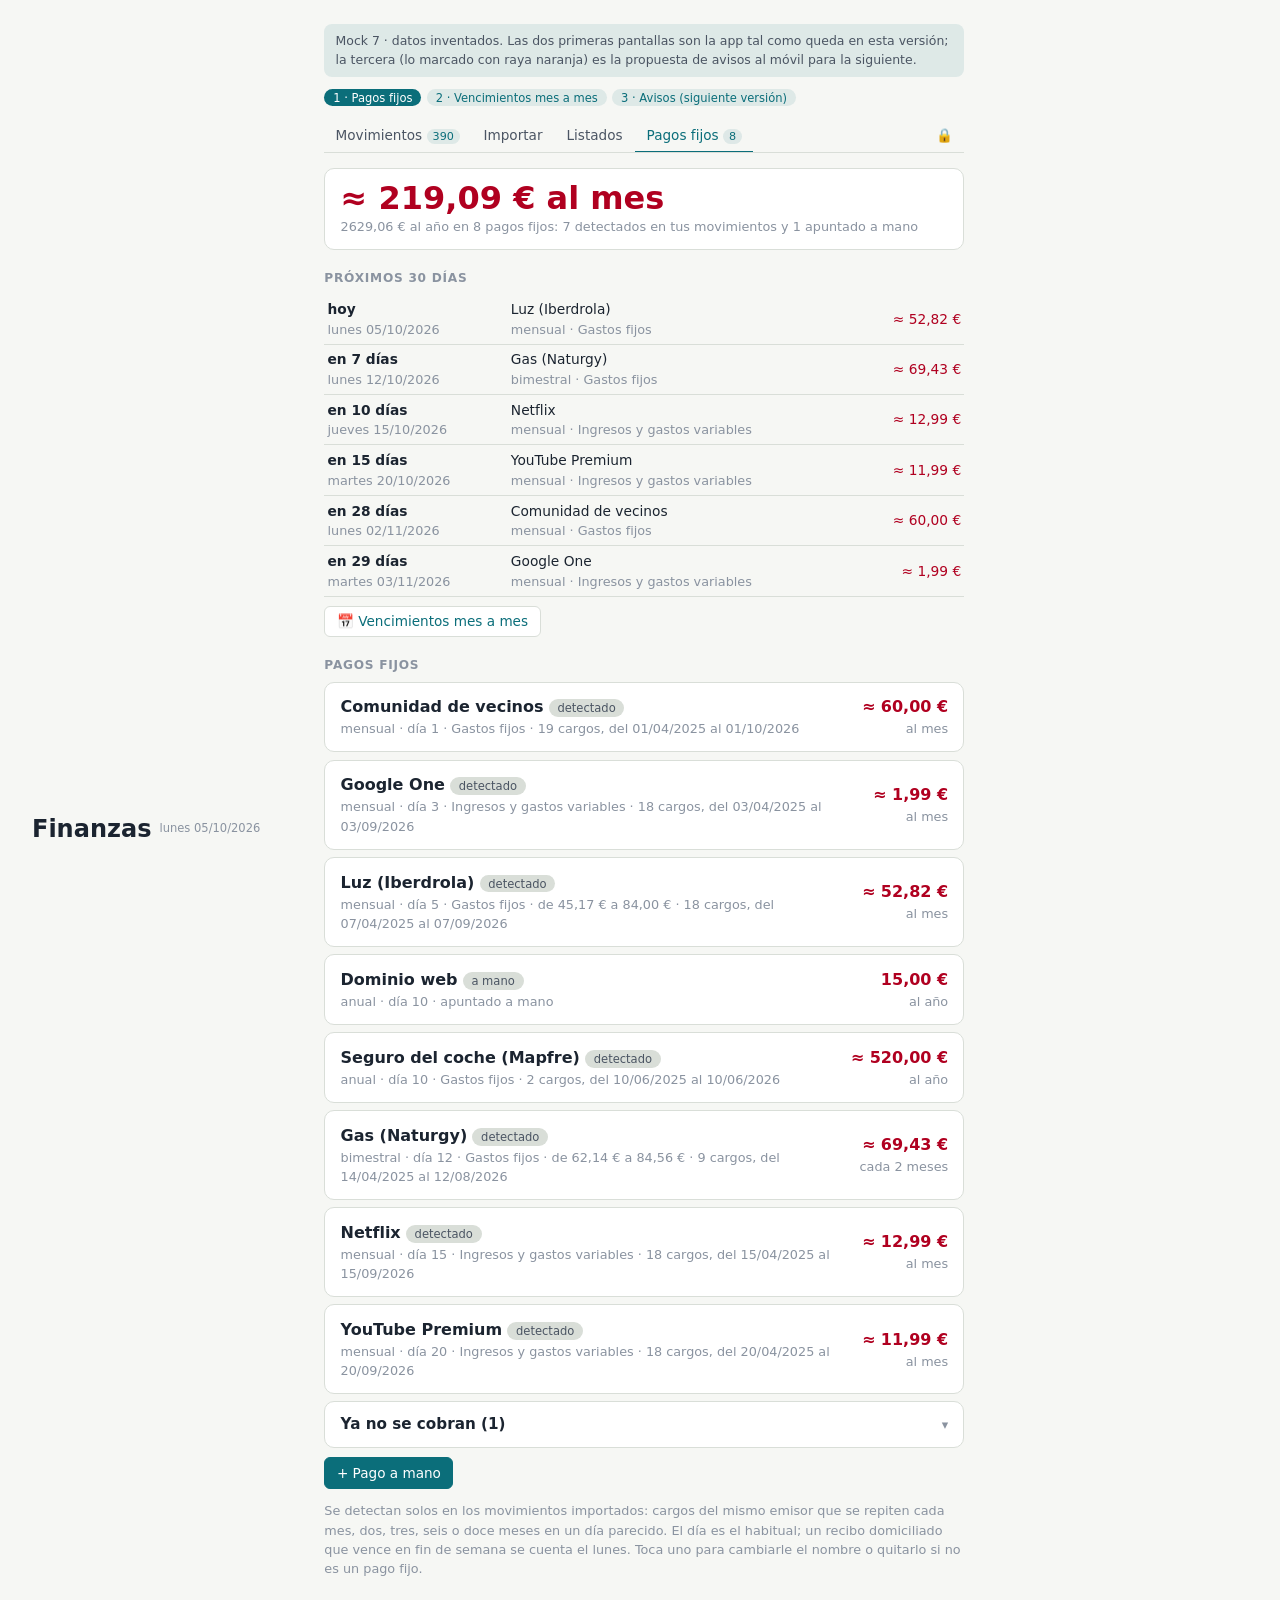
<file: docs/mocks/007-pagos-fijos.html>
<!doctype html>
<html lang="es">
<head>
<meta charset="utf-8">
<meta name="viewport" content="width=device-width, initial-scale=1, viewport-fit=cover">
<meta name="build" content="MA-B1-20261005-001">
<meta name="color-scheme" content="light dark">
<meta name="theme-color" content="#0B6E7A">
<title>maydom · mock 7 · pagos fijos y avisos</title>
<style>
:root{--bg:#F6F7F4;--bg2:#FFFFFF;--ink:#1B2430;--ink2:#4B5563;--mute:#8A93A0;--line:#D9DED8;--acc:#0B6E7A;--acc2:#0B6E7A1A;--warn:#B85C1E;--warn2:#B85C1E14;--ok:#2E7D4F;--ok2:#2E7D4F14;--mal:#B00020;--mal2:#B0002014;--sans:system-ui,-apple-system,"Segoe UI",Roboto,sans-serif}
@media (prefers-color-scheme:dark){:root:not([data-theme="light"]){--bg:#131A20;--bg2:#1B232B;--ink:#E6EAE7;--ink2:#B7C0C7;--mute:#7F8A94;--line:#2C3740;--acc:#4FB3BF;--acc2:#4FB3BF22;--warn:#E08A4C;--warn2:#E08A4C1F;--ok:#5FBF87;--ok2:#5FBF871F;--mal:#FF6B6B;--mal2:#FF6B6B1F}}
:root[data-theme="dark"]{--bg:#131A20;--bg2:#1B232B;--ink:#E6EAE7;--ink2:#B7C0C7;--mute:#7F8A94;--line:#2C3740;--acc:#4FB3BF;--acc2:#4FB3BF22;--warn:#E08A4C;--warn2:#E08A4C1F;--ok:#5FBF87;--ok2:#5FBF871F;--mal:#FF6B6B;--mal2:#FF6B6B1F}
*{box-sizing:border-box}
html{-webkit-text-size-adjust:100%}
body{margin:0;background:var(--bg);color:var(--ink);font:16px/1.5 var(--sans)}
a{color:var(--acc);text-underline-offset:2px}
.app{max-width:32rem;margin:0 auto;min-height:100dvh;display:flex;flex-direction:column}
header.cab{position:sticky;top:0;z-index:5;background:var(--bg);border-bottom:1px solid var(--line);padding:.6rem 1rem;display:flex;align-items:center;justify-content:space-between;gap:.5rem}
header.cab h1{font-size:1.1rem;margin:0;flex:1}
header.cab small{color:var(--mute);font-size:.72rem;text-align:right}
main{flex:1;padding:.9rem 1rem 5.5rem}
.banda{background:#0B6E7A;color:#fff;font-size:.85rem;padding:.45rem 1rem;display:flex;gap:.6rem;align-items:center;justify-content:center;flex-wrap:wrap;text-align:center}
.banda[hidden]{display:none}
.banda .btn{padding:.2rem .75rem;background:transparent;color:#fff;border-color:#fffb}
h2{font-size:1.2rem;margin:.5rem 0 .75rem}
h3{font-size:.76rem;text-transform:uppercase;letter-spacing:.06em;color:var(--mute);margin:1.2rem 0 .45rem}
.tarjeta{background:var(--bg2);border:1px solid var(--line);border-radius:10px;padding:.8rem .95rem;margin:.45rem 0}
.tarjeta[data-a]{cursor:pointer}
.fila{display:flex;align-items:center;gap:.7rem}
.fila.cab{margin-bottom:.5rem}
.fila .t{flex:1;min-width:0}
.fila.kv{justify-content:space-between;font-size:.88rem;padding:.2rem 0;border-bottom:1px dashed var(--line)}
.fila.kv b{text-align:right;max-width:55%}
.centro{text-align:center}
.mini{color:var(--mute);font-size:.8rem}
.grande{font-size:2rem;font-weight:700;line-height:1.1}
.pill{font-size:.72rem;padding:.12rem .55rem;border-radius:999px;background:var(--acc2);color:var(--acc);border:0;font-family:inherit;white-space:nowrap}
.pill.w{background:var(--warn2);color:var(--warn)}.pill.ok{background:var(--ok2);color:var(--ok)}.pill.mal{background:var(--mal2);color:var(--mal)}.pill.g{background:var(--line);color:var(--ink2)}
button.pill{cursor:pointer}button.pill.sel{background:var(--acc);color:#fff}
.pestanas{display:flex;gap:.1rem;margin:0 0 .9rem;border-bottom:1px solid var(--line);overflow-x:auto;scrollbar-width:none}
.pestanas::-webkit-scrollbar{display:none}
.pestanas button{font:500 .85rem var(--sans);color:var(--ink2);background:none;border:0;border-bottom:2px solid transparent;padding:.5rem .7rem;cursor:pointer;white-space:nowrap;margin-bottom:-1px}
.pestanas button:hover{color:var(--ink)}
.pestanas button.sel{color:var(--acc);border-bottom-color:var(--acc)}
.pestanas .n{font-style:normal;font-size:.7rem;background:var(--acc2);color:var(--acc);border-radius:999px;padding:.05rem .35rem;margin-left:.3rem}
details.plegable{background:var(--bg2);border:1px solid var(--line);border-radius:10px;margin:.45rem 0;overflow:hidden}
details.plegable>summary{list-style:none;cursor:pointer;padding:.7rem .95rem;font-weight:600;font-size:.95rem;display:flex;align-items:center;gap:.5rem}
details.plegable>summary::-webkit-details-marker{display:none}
details.plegable>summary::after{content:'▾';margin-left:auto;color:var(--mute);font-size:.8rem;transition:transform .15s}
details.plegable[open]>summary::after{transform:rotate(180deg)}
details.plegable>summary:hover{color:var(--acc)}
details.plegable>summary .mini{font-weight:400}
details.plegable .cuerpo{padding:0 .95rem .85rem}
details.plegable .cuerpo .tarjeta{margin:.4rem 0;border-radius:8px}
.zona{border:1px dashed var(--line);border-radius:10px;padding:1.1rem .95rem;text-align:center;background:var(--bg2)}
.zona .btn{margin-top:.5rem}
.chips{display:flex;flex-wrap:wrap;gap:.35rem;margin:.5rem 0}
.barra{height:6px;background:var(--line);border-radius:3px;overflow:hidden;margin:.35rem 0}
.barra i{display:block;height:100%;background:var(--acc)}.barra i.w{background:var(--warn)}.barra i.mal{background:var(--mal)}.barra i.ok{background:var(--ok)}
.btn{font:500 .85rem var(--sans);color:var(--acc);background:var(--bg2);border:1px solid var(--line);border-radius:6px;padding:.42rem .72rem;cursor:pointer;display:inline-flex;align-items:center;gap:.3rem}
.btn:hover{border-color:var(--acc)}
.btn.p{background:var(--acc);color:#fff;border-color:var(--acc)}
.btn.peligro{color:var(--mal)}
.btn.mini{font-size:.72rem;padding:.2rem .45rem}
.btn.chk{padding:.2rem .5rem;font-size:1rem}
.acciones{display:flex;gap:.45rem;flex-wrap:wrap;margin-top:.55rem;align-items:center}
.acciones.fin{justify-content:flex-end}
.acciones input[type=search],.acciones input[type=text]{flex:1;min-width:8rem}
input,select,textarea{font:inherit;padding:.5rem .6rem;border:1px solid var(--line);border-radius:6px;background:var(--bg2);color:var(--ink);width:100%}
input[type=checkbox]{width:auto}
label{display:block;font-size:.82rem;color:var(--ink2);margin-top:.55rem}
label.check{display:flex;align-items:center;gap:.5rem;font-size:.95rem;color:var(--ink)}
.filtros{display:flex;gap:.45rem;margin:.5rem 0}
.filtros select{flex:1;padding:.35rem .5rem;font-size:.85rem}
.opciones{display:flex;flex-wrap:wrap;gap:.4rem;margin-top:.3rem}
.opciones label.opcion{flex:1 1 7rem;margin:0;padding:.5rem .6rem;border:1px solid var(--line);border-radius:6px;background:var(--bg2);cursor:pointer}
.opciones label.opcion:has(input:checked){border-color:var(--acc);background:var(--acc2);color:var(--acc)}
.form small{display:block;margin-top:.15rem}
.grid2{display:grid;grid-template-columns:1fr 1fr;gap:.5rem}
nav.inferior{position:fixed;bottom:0;left:0;right:0;background:var(--bg2);border-top:1px solid var(--line);display:flex;justify-content:center;z-index:6;padding-bottom:env(safe-area-inset-bottom)}
nav.inferior .in{display:flex;width:100%;max-width:32rem;justify-content:space-around;padding:.3rem 0}
nav.inferior a{background:none;border:0;color:var(--mute);font-size:.68rem;display:flex;flex-direction:column;align-items:center;gap:.1rem;padding:.2rem .5rem;text-decoration:none;position:relative}
nav.inferior a.activo{color:var(--acc)}
nav.inferior a span{font-size:1.3rem;line-height:1.2}
nav.inferior a .n{position:absolute;top:0;right:.1rem;background:var(--warn);color:#fff;font-size:.6rem;border-radius:999px;padding:0 .3rem}
.menu{list-style:none;margin:0;padding:0}
.menu li a{display:flex;justify-content:space-between;align-items:center;padding:.65rem .25rem;border-bottom:1px solid var(--line);color:var(--ink);text-decoration:none}
.menu li a span{color:var(--mute);font-size:.8rem}
.dia{display:grid;grid-template-columns:3rem 1fr;gap:.3rem .5rem;font-size:.9rem;align-items:start}
.dia .hh{color:var(--mute);font-variant-numeric:tabular-nums;text-align:right;padding-top:.15rem}
.dia .ev{border-left:3px solid var(--acc);padding:.2rem .5rem;background:var(--acc2);border-radius:0 6px 6px 0;display:flex;align-items:center;gap:.4rem;cursor:pointer}
.dia .ev span{flex:1}.dia .ev small{color:var(--mute)}
.dia .ev.hecho span{text-decoration:line-through;color:var(--mute)}
.dia .ev.s-ocio{border-color:var(--warn);background:var(--warn2)}
.dia .ev.s-proyecto{border-color:var(--ok);background:var(--ok2)}
.dia .ev.s-alimentacion{border-color:#8a6d3b;background:#8a6d3b14}
.dia .ev.s-meditacion,.dia .ev.s-sueno{border-color:#6b5bd2;background:#6b5bd214}
.dia .ev.s-aviso{border-color:var(--mal);background:var(--mal2)}
.chk{background:none;border:1px solid var(--line);border-radius:999px;width:1.6rem;height:1.6rem;color:var(--acc);cursor:pointer;font-size:.9rem;flex:none}
.semana{display:flex;gap:.3rem;margin-bottom:.7rem}
.semana div{flex:1;text-align:center;font-size:.7rem;padding:.3rem 0 .1rem;border-radius:6px;border:1px solid var(--line);cursor:pointer;color:var(--mute)}
.semana div b{display:block;font-size:.95rem;color:var(--ink)}.semana div i{display:block;font-style:normal;color:var(--acc);height:.8rem;line-height:.8rem}
.semana div.sel{border-color:var(--acc);background:var(--acc2)}.semana div.hoy b{color:var(--acc)}
.nota b{display:block;margin-bottom:.1rem}
.nota .cuerpo{white-space:pre-wrap;color:var(--ink2);display:-webkit-box;-webkit-line-clamp:4;-webkit-box-orient:vertical;overflow:hidden}
.cuerpo.ficha{white-space:pre-wrap;color:var(--ink2);margin-top:.3rem;display:-webkit-box;-webkit-line-clamp:9;-webkit-box-orient:vertical;overflow:hidden}
.ficha-completa{white-space:pre-wrap;font-size:.88rem;color:var(--ink2)}
.relojes{position:sticky;top:3.2rem;z-index:4;display:flex;flex-direction:column;gap:.35rem;margin:.4rem 0}
.reloj{display:flex;align-items:center;gap:.5rem;background:var(--bg2);border:1px solid var(--acc);border-radius:10px;padding:.45rem .7rem;box-shadow:0 2px 8px #0002}
.reloj .t{flex:1;min-width:0}.reloj .t .mini{white-space:nowrap;overflow:hidden;text-overflow:ellipsis}.reloj b{font-size:1.35rem;font-variant-numeric:tabular-nums}
.reloj.sonando{border-color:var(--mal);background:var(--mal2);animation:latido 1s ease-in-out infinite}
.ingr{display:flex;gap:.6rem;align-items:flex-start;padding:.4rem 0;border-bottom:1px dashed var(--line)}.ingr input{width:1.25rem;height:1.25rem;flex:none;margin-top:.15rem}
.paso{opacity:.6}.paso.hecho{opacity:.45}.paso.hecho .t{text-decoration:line-through}
.paso.actual{opacity:1;border-color:var(--acc);border-width:2px;font-size:1.12rem}
.paso .num{flex:none;width:1.7rem;height:1.7rem;border-radius:999px;background:var(--acc2);color:var(--acc);display:grid;place-items:center;font-size:.85rem;font-weight:600}
.btn.dictar{margin-top:.4rem}
.btn.dictar.grabando{background:var(--mal);color:#fff;border-color:var(--mal);animation:latido 1.4s ease-in-out infinite}
@keyframes latido{50%{opacity:.6}}
.nota{white-space:normal}.nota.t-preferencia{border-left:3px solid var(--acc)}.nota.t-tendencia{border-left:3px solid var(--warn)}
.chat{display:flex;flex-direction:column;gap:.45rem}
.msg{max-width:90%;padding:.55rem .8rem;border-radius:12px;background:var(--bg2);border:1px solid var(--line);font-size:.92rem;white-space:pre-wrap}
.msg.yo{align-self:flex-end;background:var(--acc2);border-color:transparent}
.modal{border:1px solid var(--line);border-radius:12px;background:var(--bg2);color:var(--ink);padding:1rem 1.1rem;width:min(92vw,26rem);max-height:90dvh;overflow:auto}
.modal::backdrop{background:rgba(0,0,0,.45)}
.modal h2{margin:0}
.cabecera-modal{display:flex;align-items:flex-start;gap:.5rem;margin:0 0 .4rem}
.cabecera-modal h2{flex:1;min-width:0}
.cabecera-modal .cerrar{flex:none;background:none;border:0;color:var(--mute);font-size:1.25rem;line-height:1;cursor:pointer;padding:.15rem .3rem;margin:-.15rem -.3rem 0 0;border-radius:6px}
.cabecera-modal .cerrar:hover,.cabecera-modal .cerrar:focus-visible{color:var(--ink);background:var(--line)}
#toast{position:fixed;left:50%;bottom:4.5rem;transform:translateX(-50%) translateY(1rem);background:var(--ink);color:var(--bg);padding:.5rem .9rem;border-radius:8px;font-size:.85rem;opacity:0;transition:.2s;z-index:50;max-width:90vw;pointer-events:none}
#toast.ver{opacity:1;transform:translateX(-50%)}
.tabla{width:100%;border-collapse:collapse;font-size:.86rem}.tabla td,.tabla th{padding:.3rem .2rem;border-bottom:1px solid var(--line);text-align:left}.tabla td.n,.tabla th.n{text-align:right;font-variant-numeric:tabular-nums}
.pos{color:var(--ok)}.neg{color:var(--mal)}
.tabla tr.hoy td{background:var(--acc2)}
.fila>.n{flex:none;text-align:right}
.pasos{padding-left:1.2rem}.pasos li{margin:.35rem 0}
.oscuro{position:fixed;inset:0;background:#000;color:#665;display:flex;flex-direction:column;justify-content:center;align-items:center;text-align:center;padding:2rem;z-index:100;font-size:1.05rem}
.oscuro .grande{color:#776;font-size:3rem}
.oscuro p{max-width:22rem}
.oscuro button{margin-top:2rem;background:#111;color:#665;border:1px solid #222}
.tempo{font-size:2.6rem;font-weight:700;text-align:center;font-variant-numeric:tabular-nums}
@media (min-width:60rem){.app{max-width:none;flex-direction:row}header.cab{position:static;border:0;padding:1.2rem 2rem 0}header.cab h1{font-size:1.5rem}nav.inferior{position:sticky;top:0;height:100dvh;width:12rem;border-top:0;border-right:1px solid var(--line);flex:none}nav.inferior .in{flex-direction:column;justify-content:flex-start;gap:.3rem;padding:1rem .5rem}nav.inferior a{flex-direction:row;font-size:.95rem;gap:.6rem;padding:.5rem .7rem;border-radius:6px}nav.inferior a.activo{background:var(--acc2)}main{max-width:44rem;padding:1.5rem 2rem 3rem;width:100%}}
textarea{resize:vertical;min-height:4.5rem}
/* Accesos directos de Hoy (ADR-007): rejilla de 4 columnas fijas y celdas cuadradas */
.fijar{flex:none;background:none;border:1px solid var(--line);border-radius:999px;color:var(--acc);font:500 .78rem var(--sans);padding:.2rem .6rem;cursor:pointer;white-space:nowrap}
.fijar:hover,.fijar:focus-visible{border-color:var(--acc)}
.fijar[hidden]{display:none}
.cabecera-modal .fijar{align-self:center;font-size:1rem;padding:.05rem .5rem}
h3.cab-accesos{display:flex;align-items:center;gap:.5rem;margin-top:.3rem}h3.cab-accesos span{flex:1}
.accesos{--gap:.6rem;--celda:calc((100cqi - 3 * var(--gap)) / 4);container-type:inline-size;max-width:30rem}
.rejilla{display:grid;grid-template-columns:repeat(4,1fr);grid-auto-rows:var(--celda);gap:var(--gap);position:relative}
.acceso{--alto:var(--celda);position:relative;border:0;padding:0;background:none;cursor:pointer;font:inherit;color:#fff;-webkit-touch-callout:none;user-select:none;-webkit-user-select:none;filter:drop-shadow(0 2px 3px #0003);transition:transform .12s}
.acceso[data-h="2"]{--alto:calc(var(--celda) * 2 + var(--gap))}
.acceso .forma{position:absolute;inset:0;background:var(--color);display:flex;flex-direction:column;align-items:center;justify-content:center;gap:.1rem;padding:0 .3rem;text-align:center}
.acceso .ico{font-size:calc(var(--alto) * .34);line-height:1}
.acceso .nom{font-size:.72rem;font-weight:600;line-height:1.1;text-shadow:0 1px 2px #0005;max-width:100%;hyphens:auto;overflow-wrap:anywhere}
.acceso.largo[data-w="1"] .nom{font-size:.64rem}
.bloque-accesos{margin-bottom:.8rem}
.acceso[data-h="2"] .nom{font-size:.95rem}
.acceso[data-w="2"][data-h="1"] .forma{flex-direction:row;gap:.45rem}
.acceso[data-w="2"][data-h="1"] .ico{font-size:calc(var(--alto) * .42)}
.acceso[data-w="2"][data-h="1"] .nom{font-size:.85rem;text-align:left}
.acceso:active{transform:scale(.96)}
.acceso:focus-visible{outline:2px solid var(--acc);outline-offset:3px}
/* El recorte usa la altura real del botón para que el hexágono no se deforme al ensancharse */
.f-circulo .forma{border-radius:999px}
.f-cuadrado .forma{border-radius:14px}
.f-hoja .forma{border-radius:calc(var(--alto) * .5) 6px calc(var(--alto) * .5) 6px}
.f-hexagono .forma{clip-path:polygon(calc(var(--alto) * .28) 0,calc(100% - var(--alto) * .28) 0,100% 50%,calc(100% - var(--alto) * .28) 100%,calc(var(--alto) * .28) 100%,0 50%);padding:0 calc(var(--alto) * .2)}
.f-pentagono .forma{clip-path:polygon(50% 0,100% 38%,81% 100%,19% 100%,0 38%);padding-top:18%}
.colocando .acceso{touch-action:none;cursor:grab;animation:temblor .3s ease-in-out infinite alternate}
.colocando .acceso:nth-child(2n){animation-delay:.15s}
.colocando .acceso.arrastrando{animation:none;z-index:20;cursor:grabbing;opacity:.9;transition:none;filter:drop-shadow(0 8px 14px #0005)}
@keyframes temblor{from{rotate:-1.2deg}to{rotate:1.2deg}}
.acceso .quitar{position:absolute;top:-.35rem;left:-.35rem;z-index:3;width:1.45rem;height:1.45rem;border-radius:999px;border:2px solid var(--bg);background:var(--ink2);color:var(--bg);font-size:.75rem;line-height:1;display:none;align-items:center;justify-content:center}
.colocando .acceso .quitar{display:flex}
.hueco{border:2px dashed var(--line);border-radius:12px;display:flex;align-items:center;justify-content:center;color:var(--mute);font-size:1.3rem;background:none;cursor:pointer;padding:0}
.hueco:hover{border-color:var(--acc);color:var(--acc)}
.rejilla .destino{border:2px solid var(--acc);background:var(--acc2);border-radius:12px;pointer-events:none;z-index:1}
.rejilla .destino[hidden]{display:none}
.sugerencias{display:flex;gap:.4rem;flex-wrap:wrap;align-items:center;margin-top:.6rem;font-size:.8rem;color:var(--mute)}
.fijar-acceso .lleva{font-size:.95rem;padding:.2rem 0}
.fijar-acceso .cuenta{float:right;color:var(--mute);font-size:.75rem}
.fijar-acceso input.icono{width:4.5rem;text-align:center;font-size:1.3rem;padding:.3rem}
.muestras{display:flex;flex-wrap:wrap;gap:.4rem;margin-top:.3rem}
.muestras label{margin:0;cursor:pointer}
.muestras input{position:absolute;opacity:0;pointer-events:none}
.muestras .color{width:2.1rem;height:2.1rem;border-radius:999px;background:var(--c);display:block;border:3px solid transparent;box-shadow:0 0 0 1px var(--line)}
.muestras input:checked+.color{border-color:var(--bg2);box-shadow:0 0 0 2px var(--ink)}
.muestras input:focus-visible+span{outline:2px solid var(--acc);outline-offset:2px}
.muestras .opcion{display:flex;flex-direction:column;align-items:center;gap:.2rem;font-size:.72rem;color:var(--ink2);padding:.35rem .45rem;border:1px solid var(--line);border-radius:8px;min-width:3.6rem}
.muestras input:checked+.opcion{border-color:var(--acc);background:var(--acc2);color:var(--acc)}
.muestras .opcion i{display:block;width:1.6rem;height:1.6rem;background:var(--ink2)}
.muestras input:checked+.opcion i{background:var(--acc)}
.opcion i.f-circulo{border-radius:999px}.opcion i.f-cuadrado{border-radius:5px}.opcion i.f-hoja{border-radius:.8rem 2px .8rem 2px}
.opcion i.f-hexagono{clip-path:polygon(28% 0,72% 0,100% 50%,72% 100%,28% 100%,0 50%)}.opcion i.f-pentagono{clip-path:polygon(50% 0,100% 38%,81% 100%,19% 100%,0 38%)}
.opcion i.t-1x1{width:.9rem;height:.9rem;border-radius:3px;margin:.35rem}.opcion i.t-2x1{width:1.8rem;height:.9rem;border-radius:3px;margin:.35rem 0}.opcion i.t-2x2{border-radius:3px}
.vista-acceso{margin-top:.8rem;padding:.8rem;border-radius:10px;background:var(--bg);display:flex;justify-content:center}
.vista-acceso .accesos{width:min(100%,17rem)}
@media (prefers-reduced-motion:reduce){.colocando .acceso{animation:none}}

/* ── Notas: tareas, compras e ideas en un solo diálogo (mock 5) ── */
.segmento{display:grid;grid-template-columns:repeat(3,1fr);border:1px solid var(--line);border-radius:8px;overflow:hidden;margin-top:.3rem}
.segmento button{font:500 .88rem var(--sans);background:var(--bg2);color:var(--ink2);border:0;border-left:1px solid var(--line);padding:.5rem .2rem;cursor:pointer}
.segmento button:first-child{border-left:0}
.segmento button.sel{background:var(--acc);color:#fff}
.detectado{color:var(--acc);margin-top:.3rem;min-height:1.1em}
.aviso-mezcla{background:var(--warn2);border:1px solid var(--warn);border-radius:8px;padding:.55rem .7rem;margin-top:.6rem;font-size:.85rem}
.aviso-mezcla ul{margin:.3rem 0 .45rem;padding-left:1.1rem}
.rapidas{display:flex;gap:.3rem;flex-wrap:wrap;margin-top:.4rem}
.rapidas .pill{cursor:pointer}
.dialogo-nota [data-leido]{display:block;margin-top:.3rem}
.linea-compra{display:grid;grid-template-columns:minmax(0,1fr) 4.6rem 5.8rem 1.2rem;gap:.35rem;align-items:center;margin-top:.35rem}
.linea-compra input,.linea-compra select{padding:.38rem .45rem;font-size:.88rem;min-width:0}
.linea-compra button{background:none;border:0;color:var(--mute);cursor:pointer;font-size:1rem;padding:0}
.tarea .chk{display:flex;align-items:center;justify-content:center;padding:0}
.tarea.hecha .chk{background:var(--ok);border-color:var(--ok);color:#fff}
.tarea.hecha b{text-decoration:line-through;color:var(--mute);font-weight:500}
.tarea.vencida{border-left:3px solid var(--mal)}
.tarea .t{cursor:pointer}
h3.mal{color:var(--mal)}
h3 a.mini{text-transform:none;letter-spacing:0;font-weight:400;margin-left:.3rem}
.pestanas .n.mal{background:var(--mal2);color:var(--mal)}

/* ── Cajas de texto redimensionables (mock 6): asa táctil bajo cada caja y pantalla completa ── */
textarea.con-asa{display:block;resize:none;border-bottom-left-radius:0;border-bottom-right-radius:0;border-bottom-style:dashed}
.asa-texto{display:flex;border:1px solid var(--line);border-top:0;border-radius:0 0 6px 6px;background:var(--bg2)}
textarea.con-asa:focus{outline:none;border-color:var(--acc)}
textarea.con-asa:focus+.asa-texto{border-color:var(--acc)}
.asa-texto .asa{flex:1;height:1.6rem;display:flex;align-items:center;justify-content:center;cursor:ns-resize;touch-action:none;user-select:none;-webkit-user-select:none}
.asa-texto .asa span{width:2.8rem;height:.3rem;border-radius:99px;background:var(--mute);opacity:.5;transition:opacity .15s,background .15s}
.asa-texto .asa:hover span,.asa-texto .asa:focus-visible span,.asa-texto.arrastrando .asa span{background:var(--acc);opacity:1}
.asa-texto .asa:focus-visible{outline:none}
.asa-texto .ampliar{flex:none;width:2.6rem;background:none;border:0;border-left:1px dashed var(--line);color:var(--ink2);font-size:1rem;cursor:pointer;padding:0}
.asa-texto .ampliar:hover,.asa-texto .ampliar:focus-visible{color:var(--acc)}
html.con-pantalla{overflow:hidden}
.cab-pantalla{position:fixed;left:0;right:0;top:0;z-index:1001;height:calc(env(safe-area-inset-top,0px) + 3.2rem);padding:env(safe-area-inset-top,0px) 1rem 0;display:flex;align-items:center;gap:.5rem;background:var(--bg2);border-bottom:1px solid var(--line)}
.cab-pantalla b{flex:1;min-width:0;overflow:hidden;text-overflow:ellipsis;white-space:nowrap}
textarea.a-pantalla{position:fixed;left:0;right:0;bottom:0;top:calc(env(safe-area-inset-top,0px) + 3.2rem);z-index:1001;width:100%;height:auto!important;max-height:none;border:0;border-radius:0;padding:.8rem 1rem calc(env(safe-area-inset-bottom,0px) + .8rem);font-size:1.05rem;line-height:1.6;background:var(--bg2)}

/* ── Notas: etiquetas como fichas y revisión con ✨ Revisar (mock 6) ── */
.bajo-texto{display:flex;align-items:center;gap:.5rem;flex-wrap:wrap;margin-top:.45rem}
.bajo-texto .btn.dictar{margin-top:0}
.bajo-texto [data-voz]:empty{display:none}
.bajo-texto>span[data-para]:not([hidden]){display:contents}
.bajo-texto[hidden]{display:none}
.fichas{display:flex;flex-wrap:wrap;gap:.35rem;align-items:center;border:1px solid var(--line);border-radius:6px;padding:.3rem .4rem;background:var(--bg2);margin-top:.2rem}
.fichas:focus-within{border-color:var(--acc)}
.ficha{display:inline-flex;align-items:center;font-size:.8rem;background:var(--acc2);color:var(--acc);border-radius:999px;padding:.1rem .15rem .1rem .6rem}
.ficha button{background:none;border:0;color:inherit;cursor:pointer;font-size:.78rem;padding:0 .35rem;line-height:1.4}
.fichas input{flex:1;min-width:7rem;width:auto;border:0;padding:.2rem .1rem;background:transparent;font-size:.9rem;outline:none}
.etqs{display:flex;gap:.3rem;flex-wrap:wrap;margin-top:.3rem}
.etq{font:500 .72rem var(--sans);padding:.05rem .5rem;border-radius:999px;border:1px solid var(--line);background:none;color:var(--ink2)}
.etq::before{content:'#';opacity:.55;margin-right:.08rem}
button.etq{cursor:pointer}button.etq:hover{border-color:var(--acc);color:var(--acc)}
.lote{background:var(--acc2);border-color:transparent}
.enlace{background:none;border:0;color:var(--acc);font:inherit;font-size:.82rem;cursor:pointer;padding:0 .15rem;text-decoration:underline;text-underline-offset:2px}
.revision{border:1px solid var(--line);border-radius:10px;background:var(--bg);padding:.6rem .75rem .7rem;margin-top:.6rem}
.rev-cab{display:flex;align-items:center;gap:.4rem;margin-bottom:.35rem}
.rev-cab b{flex:1;font-size:.95rem}
.rev-cab .cerrar{background:none;border:0;color:var(--mute);font-size:1.1rem;cursor:pointer;padding:.1rem .3rem;border-radius:6px}
.revision h4{font-size:.7rem;text-transform:uppercase;letter-spacing:.06em;color:var(--mute);margin:.8rem 0 .15rem}
.segmento.dos{grid-template-columns:repeat(2,1fr);margin:.1rem 0 .5rem}
.segmento.dos button{font-size:.8rem;padding:.35rem .2rem}
.diff{white-space:pre-wrap;font-size:.92rem;line-height:1.65;background:var(--bg2);border:1px solid var(--line);border-radius:8px;padding:.55rem .65rem;overflow-wrap:anywhere;max-height:40dvh;overflow:auto}
.diff del{background:var(--mal2);color:var(--mal);text-decoration:line-through;border-radius:3px}
.diff ins{background:var(--ok2);color:var(--ok);text-decoration:none;font-weight:600;border-radius:3px}
.fmt{display:flex;gap:.35rem;align-items:center;flex-wrap:wrap;margin-top:.5rem}
.prob{display:flex;gap:.55rem;align-items:flex-start;padding:.45rem 0;border-top:1px dashed var(--line);font-size:.86rem;cursor:pointer;margin:0;color:var(--ink)}
.prob input{flex:none;width:1.1rem;height:1.1rem;margin:.2rem 0 0;padding:0;accent-color:var(--acc)}
.prob small{display:block;color:var(--mute);font-size:.76rem}
.prob s{color:var(--mal)}.prob b{color:var(--ok)}
.tipo-p{font-size:.64rem;text-transform:uppercase;letter-spacing:.05em;color:var(--ink2);background:var(--line);border-radius:4px;padding:.05rem .35rem;margin-right:.35rem;vertical-align:.1em}
.avisos{margin:.2rem 0 0;padding-left:1.1rem;font-size:.85rem}.avisos li{margin:.25rem 0}
.propone{font-size:.86rem}.propone .fila{gap:.4rem;margin:.2rem 0;align-items:baseline;flex-wrap:wrap}
.cargando{display:flex;gap:.55rem;align-items:center;color:var(--ink2);font-size:.88rem;padding:.3rem 0}
.cargando i{width:.6rem;height:.6rem;border-radius:99px;background:var(--acc);animation:latido 1s ease-in-out infinite}
.rev-hecha{font-size:.84rem;color:var(--ok);margin-top:.45rem}
.rev-hecha blockquote{margin:.35rem 0 0;padding:.4rem .6rem;border-left:3px solid var(--line);color:var(--ink2);white-space:pre-wrap;font-size:.84rem}
.modal .volumen{margin:.15rem 0 .7rem;color:var(--acc);font-weight:600}
/* Informes con roles y selección de modelo (ADR-010) */
.modal.ancho{width:min(94vw,34rem)}
.modelo-btn{display:flex;align-items:center;gap:.6rem;width:100%;text-align:left;font:inherit;color:var(--ink);background:var(--bg2);border:1px solid var(--line);border-radius:8px;padding:.55rem .7rem;cursor:pointer;margin:.35rem 0}
.modelo-btn:hover{border-color:var(--acc)}
.modelo-btn>span:nth-child(2){flex:1;min-width:0}.modelo-btn b{display:block}.modelo-btn small{color:var(--mute);font-size:.75rem}.modelo-btn i{font-style:normal;color:var(--mute)}
.grupo-m{font-size:.72rem;color:var(--mute);text-transform:uppercase;letter-spacing:.04em;margin:.8rem 0 .25rem}
.lista-modelos{display:flex;flex-direction:column;gap:.3rem}
.modelo{display:flex;align-items:center;gap:.5rem;width:100%;text-align:left;font:inherit;color:var(--ink);background:var(--bg2);border:1px solid var(--line);border-radius:8px;padding:.45rem .6rem;cursor:pointer}
.modelo>span{flex:1;min-width:0}.modelo b{display:block;font-size:.88rem}.modelo code{display:block;font-size:.7rem;color:var(--mute);overflow:hidden;text-overflow:ellipsis;white-space:nowrap}.modelo small{color:var(--ink2);font-size:.74rem}
.modelo i{font-style:normal;color:var(--acc);visibility:hidden}.modelo.on{border-color:var(--acc);background:var(--acc2)}.modelo.on i{visibility:visible}
.modal input[type=search]{width:100%;margin:.3rem 0}
.roles{display:grid;grid-template-columns:repeat(auto-fill,minmax(9.5rem,1fr));gap:.4rem;margin:.3rem 0}
.rol{text-align:left;font:inherit;color:var(--ink);background:var(--bg2);border:1px solid var(--line);border-radius:8px;padding:.45rem .55rem;cursor:pointer}
.rol b{display:block;font-size:.85rem}.rol small{display:-webkit-box;-webkit-line-clamp:2;-webkit-box-orient:vertical;overflow:hidden;color:var(--mute);font-size:.72rem;line-height:1.3}
.rol.on{border-color:var(--acc);background:var(--acc2)}.rol.nuevo{color:var(--acc);text-align:center;border-style:dashed}
.fuentes{max-height:28vh;overflow:auto;border:1px solid var(--line);border-radius:8px;padding:.2rem .55rem;margin-top:.3rem}
.fuentes label{display:flex;gap:.5rem;align-items:flex-start;padding:.3rem 0;margin:0;font-size:.85rem;border-bottom:1px dashed var(--line)}.fuentes label:last-child{border-bottom:0}
.coste{margin-top:.7rem;background:var(--acc2);color:var(--acc);border-radius:8px;padding:.5rem .7rem;font-size:.82rem;line-height:1.4}
.coste.caro{background:var(--warn2);color:var(--warn)}
.mini.error{color:var(--mal)}
.lista-roles .fila{width:100%;text-align:left;font:inherit;color:var(--ink);background:none;border:0;border-bottom:1px solid var(--line);padding:.55rem 0;cursor:pointer}
.lista-roles .fila .ico{font-size:1.3rem;width:1.8rem;text-align:center}.lista-roles .fila b{display:block}
.lista-roles .fila small{display:block;color:var(--mute);font-size:.78rem;overflow:hidden;text-overflow:ellipsis;white-space:nowrap}.lista-roles .fila i{font-style:normal;color:var(--mute)}
.titulo-informe{margin:.3rem 0 .15rem;font-size:1.15rem}
.progreso ul{list-style:none;padding:0;margin:.4rem 0}.progreso li{padding:.12rem 0;font-size:.88rem}.progreso li.espera{color:var(--mute)}.progreso li.hecho{color:var(--ok)}.progreso li.fallido{color:var(--mal)}.progreso li.trabajando{font-weight:600}
.aviso-informe{border-color:var(--warn);background:var(--warn2)}
.md{line-height:1.5;overflow-wrap:anywhere}.md h1{font-size:1.2rem;margin:.2rem 0 .6rem}.md h2{font-size:1.02rem;margin:1.1rem 0 .4rem;color:var(--acc)}.md h3{font-size:.95rem;margin:.9rem 0 .3rem}.md h4{font-size:.88rem;margin:.6rem 0 .2rem}
.md p{margin:.35rem 0}.md ul,.md ol{margin:.3rem 0;padding-left:1.3rem}.md li{margin:.15rem 0}.md code{font-size:.82em;background:var(--line);border-radius:4px;padding:0 .25rem}
@media print{body *{visibility:hidden!important}.md-informe,.md-informe *{visibility:visible!important}.md-informe{position:absolute;left:0;top:0;width:100%;border:0;padding:0;margin:0;background:#fff;color:#000}.md-informe h2{color:#000}}
/* Finanzas con clave (ADR-011): el candado ocupa la sección hasta que se abre; el 🔒 de las pestañas la cierra. */
.candado{text-align:center;padding:1.4rem 1rem}
.candado .grande{font-size:2.4rem;margin-bottom:.3rem}
.candado .mini{text-align:left;max-width:30rem;margin:.6rem auto}
.candado form{max-width:20rem;margin:.9rem auto 0;display:flex;flex-direction:column;gap:.55rem}
.candado input{width:100%;box-sizing:border-box;font:1rem var(--sans);padding:.6rem .7rem;border:1px solid var(--line);border-radius:8px;background:var(--bg);color:var(--ink)}
.error{color:var(--mal)}
.error:empty{display:none}
.pestanas [data-a="bloquear"]{margin-left:auto}
.filtros-listado{display:flex;flex-wrap:wrap;gap:.3rem;margin:.2rem 0 .7rem}

.aviso-mock{font-size:.78rem;color:var(--ink2);background:var(--acc2);border-radius:8px;padding:.5rem .7rem;margin-bottom:.7rem}
.pantallas{display:flex;flex-wrap:wrap;gap:.35rem;margin:0 0 .8rem}
.pantalla[hidden]{display:none}
.noti{background:var(--bg2);border:1px solid var(--line);border-radius:16px;padding:.65rem .85rem;margin:.45rem 0;box-shadow:0 2px 10px #0001}
.noti .de{display:flex;align-items:center;gap:.4rem;font-size:.72rem;color:var(--mute);margin-bottom:.15rem}
.noti .de i{width:16px;height:16px;border-radius:4px;background:var(--acc);display:inline-block}
.noti b{display:block;font-size:.92rem}
.noti .acc{display:flex;gap:1rem;margin-top:.35rem;font-size:.8rem;color:var(--acc);font-weight:600}
.nuevo{outline:2px dashed var(--warn);outline-offset:3px;border-radius:10px}
</style>
</head>
<body>
<div class="app">
<header class="cab"><h1>Finanzas</h1><small>lunes 05/10/2026</small></header>
<main>
<div class="aviso-mock">Mock 7 · datos inventados. Las dos primeras pantallas son la app tal como queda en esta versión; la tercera (lo marcado con raya naranja) es la propuesta de avisos al móvil para la siguiente.</div>
<div class="pantallas"><button class="pill sel" data-p="1">1 · Pagos fijos</button><button class="pill" data-p="2">2 · Vencimientos mes a mes</button><button class="pill" data-p="3">3 · Avisos (siguiente versión)</button></div>
<section class="pantalla" data-p="1"><div class="pestanas"><button class="" data-a="pestana" data-v="movimientos">Movimientos<i class="n">390</i></button><button class="" data-a="pestana" data-v="importar">Importar</button><button class="" data-a="pestana" data-v="informes">Listados</button><button class="sel" data-a="pestana" data-v="recurrentes">Pagos fijos<i class="n">8</i></button><button data-a="bloquear" title="Cerrar Finanzas" aria-label="Cerrar Finanzas">🔒</button></div><div id="fin-cuerpo">
    <div class="tarjeta"><div class="grande neg">≈&nbsp;219,09&nbsp;€ al mes</div><div class="mini">2629,06&nbsp;€ al año en 8 pagos fijos: 7 detectados en tus movimientos y 1 apuntado a mano</div></div>
    <h3>Próximos 30 días</h3>
      <table class="tabla"><tbody><tr data-a="pago" data-k="iberdrola clientes"><td><b>hoy</b><div class="mini">lunes 05/10/2026</div></td><td>Luz (Iberdrola)<div class="mini">mensual · Gastos fijos</div></td><td class="n neg">≈&nbsp;52,82&nbsp;€</td></tr><tr data-a="pago" data-k="naturgy iberia"><td><b>en 7 días</b><div class="mini">lunes 12/10/2026</div></td><td>Gas (Naturgy)<div class="mini">bimestral · Gastos fijos</div></td><td class="n neg">≈&nbsp;69,43&nbsp;€</td></tr><tr data-a="pago" data-k="netflix com"><td><b>en 10 días</b><div class="mini">jueves 15/10/2026</div></td><td>Netflix<div class="mini">mensual · Ingresos y gastos variables</div></td><td class="n neg">≈&nbsp;12,99&nbsp;€</td></tr><tr data-a="pago" data-k="google payment|12"><td><b>en 15 días</b><div class="mini">martes 20/10/2026</div></td><td>YouTube Premium<div class="mini">mensual · Ingresos y gastos variables</div></td><td class="n neg">≈&nbsp;11,99&nbsp;€</td></tr><tr data-a="pago" data-k="comunidad comunidad propietarios calle"><td><b>en 28 días</b><div class="mini">lunes 02/11/2026</div></td><td>Comunidad de vecinos<div class="mini">mensual · Gastos fijos</div></td><td class="n neg">≈&nbsp;60,00&nbsp;€</td></tr><tr data-a="pago" data-k="google payment|2"><td><b>en 29 días</b><div class="mini">martes 03/11/2026</div></td><td>Google One<div class="mini">mensual · Ingresos y gastos variables</div></td><td class="n neg">≈&nbsp;1,99&nbsp;€</td></tr></tbody></table>
      <div class="acciones"><button class="btn" data-a="calendario">📅 Vencimientos mes a mes</button></div>
      <h3>Pagos fijos</h3><div class="tarjeta fila" data-a="pago" data-k="comunidad comunidad propietarios calle"><div class="t"><b>Comunidad de vecinos</b> <span class="pill g">detectado</span><div class="mini">mensual · día 1 · Gastos fijos · 19 cargos, del 01/04/2025 al 01/10/2026</div></div>
  <div class="n"><b class="neg">≈&nbsp;60,00&nbsp;€</b><div class="mini">al mes</div></div></div><div class="tarjeta fila" data-a="pago" data-k="google payment|2"><div class="t"><b>Google One</b> <span class="pill g">detectado</span><div class="mini">mensual · día 3 · Ingresos y gastos variables · 18 cargos, del 03/04/2025 al 03/09/2026</div></div>
  <div class="n"><b class="neg">≈&nbsp;1,99&nbsp;€</b><div class="mini">al mes</div></div></div><div class="tarjeta fila" data-a="pago" data-k="iberdrola clientes"><div class="t"><b>Luz (Iberdrola)</b> <span class="pill g">detectado</span><div class="mini">mensual · día 5 · Gastos fijos · de 45,17&nbsp;€ a 84,00&nbsp;€ · 18 cargos, del 07/04/2025 al 07/09/2026</div></div>
  <div class="n"><b class="neg">≈&nbsp;52,82&nbsp;€</b><div class="mini">al mes</div></div></div><div class="tarjeta fila" data-a="editarRec" data-id="r1"><div class="t"><b>Dominio web</b> <span class="pill g">a mano</span><div class="mini">anual · día 10 · apuntado a mano</div></div>
  <div class="n"><b class="neg">15,00&nbsp;€</b><div class="mini">al año</div></div></div><div class="tarjeta fila" data-a="pago" data-k="mapfre espana poliza|520"><div class="t"><b>Seguro del coche (Mapfre)</b> <span class="pill g">detectado</span><div class="mini">anual · día 10 · Gastos fijos · 2 cargos, del 10/06/2025 al 10/06/2026</div></div>
  <div class="n"><b class="neg">≈&nbsp;520,00&nbsp;€</b><div class="mini">al año</div></div></div><div class="tarjeta fila" data-a="pago" data-k="naturgy iberia"><div class="t"><b>Gas (Naturgy)</b> <span class="pill g">detectado</span><div class="mini">bimestral · día 12 · Gastos fijos · de 62,14&nbsp;€ a 84,56&nbsp;€ · 9 cargos, del 14/04/2025 al 12/08/2026</div></div>
  <div class="n"><b class="neg">≈&nbsp;69,43&nbsp;€</b><div class="mini">cada 2 meses</div></div></div><div class="tarjeta fila" data-a="pago" data-k="netflix com"><div class="t"><b>Netflix</b> <span class="pill g">detectado</span><div class="mini">mensual · día 15 · Ingresos y gastos variables · 18 cargos, del 15/04/2025 al 15/09/2026</div></div>
  <div class="n"><b class="neg">≈&nbsp;12,99&nbsp;€</b><div class="mini">al mes</div></div></div><div class="tarjeta fila" data-a="pago" data-k="google payment|12"><div class="t"><b>YouTube Premium</b> <span class="pill g">detectado</span><div class="mini">mensual · día 20 · Ingresos y gastos variables · 18 cargos, del 20/04/2025 al 20/09/2026</div></div>
  <div class="n"><b class="neg">≈&nbsp;11,99&nbsp;€</b><div class="mini">al mes</div></div></div>
    <details class="plegable"><summary>Ya no se cobran (1)</summary><div class="cuerpo"><div class="tarjeta fila" data-a="pago" data-k="gimnasio barrio"><div class="t"><b>Gimnasio</b> <span class="pill g">detectado</span><div class="mini">mensual · día 2 · Ingresos y gastos variables · 13 cargos, del 02/04/2025 al 02/04/2026</div></div>
  <div class="n"><b class="neg">≈&nbsp;35,00&nbsp;€</b><div class="mini">al mes</div></div></div><p class="mini">Se cobraban con ritmo y el último cargo es de hace más de periodo y medio. No entran en el calendario.</p></div></details>
    
    <div class="acciones"><button class="btn p" data-a="nuevoRec">+ Pago a mano</button></div>
    <p class="mini">Se detectan solos en los movimientos importados: cargos del mismo emisor que se repiten cada mes, dos, tres, seis o doce meses en un día parecido. El día es el habitual; un recibo domiciliado que vence en fin de semana se cuenta el lunes. Toca uno para cambiarle el nombre o quitarlo si no es un pago fijo.</p></div></section>
<section class="pantalla" data-p="2" hidden><div class="pestanas"><button class="" data-a="pestana" data-v="movimientos">Movimientos<i class="n">390</i></button><button class="" data-a="pestana" data-v="importar">Importar</button><button class="sel" data-a="pestana" data-v="informes">Listados</button><button class="" data-a="pestana" data-v="recurrentes">Pagos fijos<i class="n">8</i></button><button data-a="bloquear" title="Cerrar Finanzas" aria-label="Cerrar Finanzas">🔒</button></div><div id="fin-cuerpo"><div><div class="fila cab"><div class="t"><b>Vencimientos de pagos fijos</b></div><button class="btn mini" data-a="cambiar">Cambiar</button><button class="btn mini" data-a="volver">Todos los listados</button></div>
      <div class="filtros-listado"><span class="pill g">próximos 12 meses</span><span class="pill g">todas las cuentas</span></div></div><div>
    <div class="tarjeta"><div class="grande neg">≈&nbsp;2629,06&nbsp;€</div><div class="mini">en 8 pagos fijos de octubre 2026 a septiembre 2027 · ≈&nbsp;219,09&nbsp;€ al mes</div></div>
    <h3>octubre 2026 <span class="mini">≈&nbsp;209,22&nbsp;€</span></h3>
      <table class="tabla"><tbody><tr class=""><td class="n"><b>1</b><div class="mini">jue</div></td><td>Comunidad de vecinos<div class="mini">mensual · Gastos fijos</div></td><td class="n neg">60,00&nbsp;€</td><td class="n"><span class="pill ok">cobrado</span></td></tr><tr class=""><td class="n"><b>3</b><div class="mini">sáb</div></td><td>Google One<div class="mini">mensual · Ingresos y gastos variables</div></td><td class="n neg">≈&nbsp;1,99&nbsp;€</td><td class="n"><span class="pill g">previsto</span></td></tr><tr class="hoy"><td class="n"><b>5</b><div class="mini">lun</div></td><td>Luz (Iberdrola)<div class="mini">mensual · Gastos fijos</div></td><td class="n neg">≈&nbsp;52,82&nbsp;€</td><td class="n"><span class="pill g">previsto</span></td></tr><tr class=""><td class="n"><b>12</b><div class="mini">lun</div></td><td>Gas (Naturgy)<div class="mini">bimestral · Gastos fijos</div></td><td class="n neg">≈&nbsp;69,43&nbsp;€</td><td class="n"><span class="pill g">previsto</span></td></tr><tr class=""><td class="n"><b>15</b><div class="mini">jue</div></td><td>Netflix<div class="mini">mensual · Ingresos y gastos variables</div></td><td class="n neg">≈&nbsp;12,99&nbsp;€</td><td class="n"><span class="pill g">previsto</span></td></tr><tr class=""><td class="n"><b>20</b><div class="mini">mar</div></td><td>YouTube Premium<div class="mini">mensual · Ingresos y gastos variables</div></td><td class="n neg">≈&nbsp;11,99&nbsp;€</td><td class="n"><span class="pill g">previsto</span></td></tr></tbody></table><h3>noviembre 2026 <span class="mini">≈&nbsp;154,79&nbsp;€</span></h3>
      <table class="tabla"><tbody><tr class=""><td class="n"><b>2</b><div class="mini">lun</div></td><td>Comunidad de vecinos<div class="mini">mensual · Gastos fijos</div></td><td class="n neg">≈&nbsp;60,00&nbsp;€</td><td class="n"><span class="pill g">previsto</span></td></tr><tr class=""><td class="n"><b>3</b><div class="mini">mar</div></td><td>Google One<div class="mini">mensual · Ingresos y gastos variables</div></td><td class="n neg">≈&nbsp;1,99&nbsp;€</td><td class="n"><span class="pill g">previsto</span></td></tr><tr class=""><td class="n"><b>5</b><div class="mini">jue</div></td><td>Luz (Iberdrola)<div class="mini">mensual · Gastos fijos</div></td><td class="n neg">≈&nbsp;52,82&nbsp;€</td><td class="n"><span class="pill g">previsto</span></td></tr><tr class=""><td class="n"><b>10</b><div class="mini">mar</div></td><td>Dominio web<div class="mini">anual</div></td><td class="n neg">≈&nbsp;15,00&nbsp;€</td><td class="n"><span class="pill g">previsto</span></td></tr><tr class=""><td class="n"><b>15</b><div class="mini">dom</div></td><td>Netflix<div class="mini">mensual · Ingresos y gastos variables</div></td><td class="n neg">≈&nbsp;12,99&nbsp;€</td><td class="n"><span class="pill g">previsto</span></td></tr><tr class=""><td class="n"><b>20</b><div class="mini">vie</div></td><td>YouTube Premium<div class="mini">mensual · Ingresos y gastos variables</div></td><td class="n neg">≈&nbsp;11,99&nbsp;€</td><td class="n"><span class="pill g">previsto</span></td></tr></tbody></table><h3>diciembre 2026 <span class="mini">≈&nbsp;209,22&nbsp;€</span></h3>
      <table class="tabla"><tbody><tr class=""><td class="n"><b>1</b><div class="mini">mar</div></td><td>Comunidad de vecinos<div class="mini">mensual · Gastos fijos</div></td><td class="n neg">≈&nbsp;60,00&nbsp;€</td><td class="n"><span class="pill g">previsto</span></td></tr><tr class=""><td class="n"><b>3</b><div class="mini">jue</div></td><td>Google One<div class="mini">mensual · Ingresos y gastos variables</div></td><td class="n neg">≈&nbsp;1,99&nbsp;€</td><td class="n"><span class="pill g">previsto</span></td></tr><tr class=""><td class="n"><b>7</b><div class="mini">lun</div></td><td>Luz (Iberdrola)<div class="mini">mensual · Gastos fijos</div></td><td class="n neg">≈&nbsp;52,82&nbsp;€</td><td class="n"><span class="pill g">previsto</span></td></tr><tr class=""><td class="n"><b>14</b><div class="mini">lun</div></td><td>Gas (Naturgy)<div class="mini">bimestral · Gastos fijos</div></td><td class="n neg">≈&nbsp;69,43&nbsp;€</td><td class="n"><span class="pill g">previsto</span></td></tr><tr class=""><td class="n"><b>15</b><div class="mini">mar</div></td><td>Netflix<div class="mini">mensual · Ingresos y gastos variables</div></td><td class="n neg">≈&nbsp;12,99&nbsp;€</td><td class="n"><span class="pill g">previsto</span></td></tr><tr class=""><td class="n"><b>20</b><div class="mini">dom</div></td><td>YouTube Premium<div class="mini">mensual · Ingresos y gastos variables</div></td><td class="n neg">≈&nbsp;11,99&nbsp;€</td><td class="n"><span class="pill g">previsto</span></td></tr></tbody></table><h3>enero 2027 <span class="mini">≈&nbsp;139,79&nbsp;€</span></h3>
      <table class="tabla"><tbody><tr class=""><td class="n"><b>1</b><div class="mini">vie</div></td><td>Comunidad de vecinos<div class="mini">mensual · Gastos fijos</div></td><td class="n neg">≈&nbsp;60,00&nbsp;€</td><td class="n"><span class="pill g">previsto</span></td></tr><tr class=""><td class="n"><b>3</b><div class="mini">dom</div></td><td>Google One<div class="mini">mensual · Ingresos y gastos variables</div></td><td class="n neg">≈&nbsp;1,99&nbsp;€</td><td class="n"><span class="pill g">previsto</span></td></tr><tr class=""><td class="n"><b>5</b><div class="mini">mar</div></td><td>Luz (Iberdrola)<div class="mini">mensual · Gastos fijos</div></td><td class="n neg">≈&nbsp;52,82&nbsp;€</td><td class="n"><span class="pill g">previsto</span></td></tr><tr class=""><td class="n"><b>15</b><div class="mini">vie</div></td><td>Netflix<div class="mini">mensual · Ingresos y gastos variables</div></td><td class="n neg">≈&nbsp;12,99&nbsp;€</td><td class="n"><span class="pill g">previsto</span></td></tr><tr class=""><td class="n"><b>20</b><div class="mini">mié</div></td><td>YouTube Premium<div class="mini">mensual · Ingresos y gastos variables</div></td><td class="n neg">≈&nbsp;11,99&nbsp;€</td><td class="n"><span class="pill g">previsto</span></td></tr></tbody></table><h3>febrero 2027 <span class="mini">≈&nbsp;209,22&nbsp;€</span></h3>
      <table class="tabla"><tbody><tr class=""><td class="n"><b>1</b><div class="mini">lun</div></td><td>Comunidad de vecinos<div class="mini">mensual · Gastos fijos</div></td><td class="n neg">≈&nbsp;60,00&nbsp;€</td><td class="n"><span class="pill g">previsto</span></td></tr><tr class=""><td class="n"><b>3</b><div class="mini">mié</div></td><td>Google One<div class="mini">mensual · Ingresos y gastos variables</div></td><td class="n neg">≈&nbsp;1,99&nbsp;€</td><td class="n"><span class="pill g">previsto</span></td></tr><tr class=""><td class="n"><b>5</b><div class="mini">vie</div></td><td>Luz (Iberdrola)<div class="mini">mensual · Gastos fijos</div></td><td class="n neg">≈&nbsp;52,82&nbsp;€</td><td class="n"><span class="pill g">previsto</span></td></tr><tr class=""><td class="n"><b>12</b><div class="mini">vie</div></td><td>Gas (Naturgy)<div class="mini">bimestral · Gastos fijos</div></td><td class="n neg">≈&nbsp;69,43&nbsp;€</td><td class="n"><span class="pill g">previsto</span></td></tr><tr class=""><td class="n"><b>15</b><div class="mini">lun</div></td><td>Netflix<div class="mini">mensual · Ingresos y gastos variables</div></td><td class="n neg">≈&nbsp;12,99&nbsp;€</td><td class="n"><span class="pill g">previsto</span></td></tr><tr class=""><td class="n"><b>20</b><div class="mini">sáb</div></td><td>YouTube Premium<div class="mini">mensual · Ingresos y gastos variables</div></td><td class="n neg">≈&nbsp;11,99&nbsp;€</td><td class="n"><span class="pill g">previsto</span></td></tr></tbody></table><h3>marzo 2027 <span class="mini">≈&nbsp;139,79&nbsp;€</span></h3>
      <table class="tabla"><tbody><tr class=""><td class="n"><b>1</b><div class="mini">lun</div></td><td>Comunidad de vecinos<div class="mini">mensual · Gastos fijos</div></td><td class="n neg">≈&nbsp;60,00&nbsp;€</td><td class="n"><span class="pill g">previsto</span></td></tr><tr class=""><td class="n"><b>3</b><div class="mini">mié</div></td><td>Google One<div class="mini">mensual · Ingresos y gastos variables</div></td><td class="n neg">≈&nbsp;1,99&nbsp;€</td><td class="n"><span class="pill g">previsto</span></td></tr><tr class=""><td class="n"><b>5</b><div class="mini">vie</div></td><td>Luz (Iberdrola)<div class="mini">mensual · Gastos fijos</div></td><td class="n neg">≈&nbsp;52,82&nbsp;€</td><td class="n"><span class="pill g">previsto</span></td></tr><tr class=""><td class="n"><b>15</b><div class="mini">lun</div></td><td>Netflix<div class="mini">mensual · Ingresos y gastos variables</div></td><td class="n neg">≈&nbsp;12,99&nbsp;€</td><td class="n"><span class="pill g">previsto</span></td></tr><tr class=""><td class="n"><b>20</b><div class="mini">sáb</div></td><td>YouTube Premium<div class="mini">mensual · Ingresos y gastos variables</div></td><td class="n neg">≈&nbsp;11,99&nbsp;€</td><td class="n"><span class="pill g">previsto</span></td></tr></tbody></table><h3>abril 2027 <span class="mini">≈&nbsp;209,22&nbsp;€</span></h3>
      <table class="tabla"><tbody><tr class=""><td class="n"><b>1</b><div class="mini">jue</div></td><td>Comunidad de vecinos<div class="mini">mensual · Gastos fijos</div></td><td class="n neg">≈&nbsp;60,00&nbsp;€</td><td class="n"><span class="pill g">previsto</span></td></tr><tr class=""><td class="n"><b>3</b><div class="mini">sáb</div></td><td>Google One<div class="mini">mensual · Ingresos y gastos variables</div></td><td class="n neg">≈&nbsp;1,99&nbsp;€</td><td class="n"><span class="pill g">previsto</span></td></tr><tr class=""><td class="n"><b>5</b><div class="mini">lun</div></td><td>Luz (Iberdrola)<div class="mini">mensual · Gastos fijos</div></td><td class="n neg">≈&nbsp;52,82&nbsp;€</td><td class="n"><span class="pill g">previsto</span></td></tr><tr class=""><td class="n"><b>12</b><div class="mini">lun</div></td><td>Gas (Naturgy)<div class="mini">bimestral · Gastos fijos</div></td><td class="n neg">≈&nbsp;69,43&nbsp;€</td><td class="n"><span class="pill g">previsto</span></td></tr><tr class=""><td class="n"><b>15</b><div class="mini">jue</div></td><td>Netflix<div class="mini">mensual · Ingresos y gastos variables</div></td><td class="n neg">≈&nbsp;12,99&nbsp;€</td><td class="n"><span class="pill g">previsto</span></td></tr><tr class=""><td class="n"><b>20</b><div class="mini">mar</div></td><td>YouTube Premium<div class="mini">mensual · Ingresos y gastos variables</div></td><td class="n neg">≈&nbsp;11,99&nbsp;€</td><td class="n"><span class="pill g">previsto</span></td></tr></tbody></table><h3>mayo 2027 <span class="mini">≈&nbsp;139,79&nbsp;€</span></h3>
      <table class="tabla"><tbody><tr class=""><td class="n"><b>3</b><div class="mini">lun</div></td><td>Comunidad de vecinos<div class="mini">mensual · Gastos fijos</div></td><td class="n neg">≈&nbsp;60,00&nbsp;€</td><td class="n"><span class="pill g">previsto</span></td></tr><tr class=""><td class="n"><b>3</b><div class="mini">lun</div></td><td>Google One<div class="mini">mensual · Ingresos y gastos variables</div></td><td class="n neg">≈&nbsp;1,99&nbsp;€</td><td class="n"><span class="pill g">previsto</span></td></tr><tr class=""><td class="n"><b>5</b><div class="mini">mié</div></td><td>Luz (Iberdrola)<div class="mini">mensual · Gastos fijos</div></td><td class="n neg">≈&nbsp;52,82&nbsp;€</td><td class="n"><span class="pill g">previsto</span></td></tr><tr class=""><td class="n"><b>15</b><div class="mini">sáb</div></td><td>Netflix<div class="mini">mensual · Ingresos y gastos variables</div></td><td class="n neg">≈&nbsp;12,99&nbsp;€</td><td class="n"><span class="pill g">previsto</span></td></tr><tr class=""><td class="n"><b>20</b><div class="mini">jue</div></td><td>YouTube Premium<div class="mini">mensual · Ingresos y gastos variables</div></td><td class="n neg">≈&nbsp;11,99&nbsp;€</td><td class="n"><span class="pill g">previsto</span></td></tr></tbody></table><h3>junio 2027 <span class="mini">≈&nbsp;729,22&nbsp;€</span></h3>
      <table class="tabla"><tbody><tr class=""><td class="n"><b>1</b><div class="mini">mar</div></td><td>Comunidad de vecinos<div class="mini">mensual · Gastos fijos</div></td><td class="n neg">≈&nbsp;60,00&nbsp;€</td><td class="n"><span class="pill g">previsto</span></td></tr><tr class=""><td class="n"><b>3</b><div class="mini">jue</div></td><td>Google One<div class="mini">mensual · Ingresos y gastos variables</div></td><td class="n neg">≈&nbsp;1,99&nbsp;€</td><td class="n"><span class="pill g">previsto</span></td></tr><tr class=""><td class="n"><b>7</b><div class="mini">lun</div></td><td>Luz (Iberdrola)<div class="mini">mensual · Gastos fijos</div></td><td class="n neg">≈&nbsp;52,82&nbsp;€</td><td class="n"><span class="pill g">previsto</span></td></tr><tr class=""><td class="n"><b>10</b><div class="mini">jue</div></td><td>Seguro del coche (Mapfre)<div class="mini">anual · Gastos fijos</div></td><td class="n neg">≈&nbsp;520,00&nbsp;€</td><td class="n"><span class="pill g">previsto</span></td></tr><tr class=""><td class="n"><b>14</b><div class="mini">lun</div></td><td>Gas (Naturgy)<div class="mini">bimestral · Gastos fijos</div></td><td class="n neg">≈&nbsp;69,43&nbsp;€</td><td class="n"><span class="pill g">previsto</span></td></tr><tr class=""><td class="n"><b>15</b><div class="mini">mar</div></td><td>Netflix<div class="mini">mensual · Ingresos y gastos variables</div></td><td class="n neg">≈&nbsp;12,99&nbsp;€</td><td class="n"><span class="pill g">previsto</span></td></tr><tr class=""><td class="n"><b>20</b><div class="mini">dom</div></td><td>YouTube Premium<div class="mini">mensual · Ingresos y gastos variables</div></td><td class="n neg">≈&nbsp;11,99&nbsp;€</td><td class="n"><span class="pill g">previsto</span></td></tr></tbody></table><h3>julio 2027 <span class="mini">≈&nbsp;139,79&nbsp;€</span></h3>
      <table class="tabla"><tbody><tr class=""><td class="n"><b>1</b><div class="mini">jue</div></td><td>Comunidad de vecinos<div class="mini">mensual · Gastos fijos</div></td><td class="n neg">≈&nbsp;60,00&nbsp;€</td><td class="n"><span class="pill g">previsto</span></td></tr><tr class=""><td class="n"><b>3</b><div class="mini">sáb</div></td><td>Google One<div class="mini">mensual · Ingresos y gastos variables</div></td><td class="n neg">≈&nbsp;1,99&nbsp;€</td><td class="n"><span class="pill g">previsto</span></td></tr><tr class=""><td class="n"><b>5</b><div class="mini">lun</div></td><td>Luz (Iberdrola)<div class="mini">mensual · Gastos fijos</div></td><td class="n neg">≈&nbsp;52,82&nbsp;€</td><td class="n"><span class="pill g">previsto</span></td></tr><tr class=""><td class="n"><b>15</b><div class="mini">jue</div></td><td>Netflix<div class="mini">mensual · Ingresos y gastos variables</div></td><td class="n neg">≈&nbsp;12,99&nbsp;€</td><td class="n"><span class="pill g">previsto</span></td></tr><tr class=""><td class="n"><b>20</b><div class="mini">mar</div></td><td>YouTube Premium<div class="mini">mensual · Ingresos y gastos variables</div></td><td class="n neg">≈&nbsp;11,99&nbsp;€</td><td class="n"><span class="pill g">previsto</span></td></tr></tbody></table><h3>agosto 2027 <span class="mini">≈&nbsp;209,22&nbsp;€</span></h3>
      <table class="tabla"><tbody><tr class=""><td class="n"><b>2</b><div class="mini">lun</div></td><td>Comunidad de vecinos<div class="mini">mensual · Gastos fijos</div></td><td class="n neg">≈&nbsp;60,00&nbsp;€</td><td class="n"><span class="pill g">previsto</span></td></tr><tr class=""><td class="n"><b>3</b><div class="mini">mar</div></td><td>Google One<div class="mini">mensual · Ingresos y gastos variables</div></td><td class="n neg">≈&nbsp;1,99&nbsp;€</td><td class="n"><span class="pill g">previsto</span></td></tr><tr class=""><td class="n"><b>5</b><div class="mini">jue</div></td><td>Luz (Iberdrola)<div class="mini">mensual · Gastos fijos</div></td><td class="n neg">≈&nbsp;52,82&nbsp;€</td><td class="n"><span class="pill g">previsto</span></td></tr><tr class=""><td class="n"><b>12</b><div class="mini">jue</div></td><td>Gas (Naturgy)<div class="mini">bimestral · Gastos fijos</div></td><td class="n neg">≈&nbsp;69,43&nbsp;€</td><td class="n"><span class="pill g">previsto</span></td></tr><tr class=""><td class="n"><b>15</b><div class="mini">dom</div></td><td>Netflix<div class="mini">mensual · Ingresos y gastos variables</div></td><td class="n neg">≈&nbsp;12,99&nbsp;€</td><td class="n"><span class="pill g">previsto</span></td></tr><tr class=""><td class="n"><b>20</b><div class="mini">vie</div></td><td>YouTube Premium<div class="mini">mensual · Ingresos y gastos variables</div></td><td class="n neg">≈&nbsp;11,99&nbsp;€</td><td class="n"><span class="pill g">previsto</span></td></tr></tbody></table><h3>septiembre 2027 <span class="mini">≈&nbsp;139,79&nbsp;€</span></h3>
      <table class="tabla"><tbody><tr class=""><td class="n"><b>1</b><div class="mini">mié</div></td><td>Comunidad de vecinos<div class="mini">mensual · Gastos fijos</div></td><td class="n neg">≈&nbsp;60,00&nbsp;€</td><td class="n"><span class="pill g">previsto</span></td></tr><tr class=""><td class="n"><b>3</b><div class="mini">vie</div></td><td>Google One<div class="mini">mensual · Ingresos y gastos variables</div></td><td class="n neg">≈&nbsp;1,99&nbsp;€</td><td class="n"><span class="pill g">previsto</span></td></tr><tr class=""><td class="n"><b>6</b><div class="mini">lun</div></td><td>Luz (Iberdrola)<div class="mini">mensual · Gastos fijos</div></td><td class="n neg">≈&nbsp;52,82&nbsp;€</td><td class="n"><span class="pill g">previsto</span></td></tr><tr class=""><td class="n"><b>15</b><div class="mini">mié</div></td><td>Netflix<div class="mini">mensual · Ingresos y gastos variables</div></td><td class="n neg">≈&nbsp;12,99&nbsp;€</td><td class="n"><span class="pill g">previsto</span></td></tr><tr class=""><td class="n"><b>20</b><div class="mini">lun</div></td><td>YouTube Premium<div class="mini">mensual · Ingresos y gastos variables</div></td><td class="n neg">≈&nbsp;11,99&nbsp;€</td><td class="n"><span class="pill g">previsto</span></td></tr></tbody></table>
    <p class="mini">«Cobrado» es el cargo real del extracto, con su día y su importe; «previsto», el día habitual (el lunes si cae en fin de semana y ese recibo nunca se ha cobrado en fin de semana) y el importe de los últimos cargos; «no ha llegado», un recibo que ya debería estar en los extractos importados y no está. Los nombres y lo que no es un pago fijo se cambian en la pestaña Pagos fijos.</p></div></div></section>
<section class="pantalla" data-p="3" hidden><div class="pestanas"><button class="" data-a="pestana" data-v="movimientos">Movimientos<i class="n">390</i></button><button class="" data-a="pestana" data-v="importar">Importar</button><button class="" data-a="pestana" data-v="informes">Listados</button><button  data-a="pestana" data-v="recurrentes">Pagos fijos<i class="n">8</i></button><button data-a="bloquear" title="Cerrar Finanzas" aria-label="Cerrar Finanzas">🔒</button></div>
<div class="tarjeta nuevo">
  <b>🔔 Avisos de pagos fijos</b>
  <label class="check"><input type="checkbox" checked> Avisarme en el móvil antes de cada pago fijo</label>
  <div class="mini" style="margin-top:.5rem">Con cuánta antelación</div>
  <div class="chips"><button class="pill">el mismo día</button><button class="pill sel">1 día antes</button><button class="pill">2 días antes</button><button class="pill">3 días antes</button></div>
  <div class="mini">A qué hora</div>
  <div class="chips"><button class="pill">08:00</button><button class="pill sel">09:00</button><button class="pill">20:00 (la víspera)</button></div>
  <label class="check"><input type="checkbox" checked> Decir el importe en el aviso</label>
  <div class="acciones"><button class="btn">Probar un aviso</button></div>
  <p class="mini">Cada pago puede llevar su propia antelación o no avisar nunca (al tocarlo en la lista de pagos fijos).</p>
</div>
<h3>Así llegaría al móvil</h3>
<div class="noti nuevo"><div class="de"><i></i> maydom · 09:00</div><b>Mañana se cobra Gas (Naturgy)</b><div class="mini">≈ 69,43 € · Gastos fijos · lunes 12/10/2026</div><div class="acc"><span>Ver pagos fijos</span><span>Silenciar este</span></div></div>
<div class="noti nuevo"><div class="de"><i></i> maydom · 09:00</div><b>Mañana se cobran 2 pagos fijos</b><div class="mini">Netflix 12,99 € · YouTube Premium ≈ 11,99 €</div><div class="acc"><span>Ver pagos fijos</span></div></div>
<h3>En la lista de próximos</h3>
<table class="tabla nuevo"><tr><td><b>en 7 días</b><div class="mini">lunes 12/10/2026</div></td><td>Gas (Naturgy)<div class="mini">bimestral · Gastos fijos · 🔔 aviso el domingo 11/10/2026 a las 09:00</div></td><td class="n neg">≈ 69,43 €</td></tr>
<tr><td><b>en 10 días</b><div class="mini">jueves 15/10/2026</div></td><td>Netflix<div class="mini">mensual · Ingresos y gastos variables · 🔕 sin aviso</div></td><td class="n neg">12,99 €</td></tr></table>
<p class="mini">Por decidir antes de hacerlo: cómo llega el aviso con la app cerrada (las opciones, en el resumen de la sesión).</p>
</section>
</main>
</div>
<script>
document.querySelectorAll('.pantallas .pill').forEach(b => b.onclick = () => {
  document.querySelectorAll('.pantallas .pill').forEach(x => x.classList.toggle('sel', x === b));
  document.querySelectorAll('.pantalla').forEach(s => { s.hidden = s.dataset.p !== b.dataset.p; });
  scrollTo(0, 0);
});
document.querySelectorAll('main [data-a], main details').forEach(e => e.addEventListener('click', ev => { if (!e.matches('summary, details')) ev.preventDefault(); }));
</script>
</body>
</html>
</file>
<file: docs/app/estilos.css>
:root{--bg:#F6F7F4;--bg2:#FFFFFF;--ink:#1B2430;--ink2:#4B5563;--mute:#8A93A0;--line:#D9DED8;--acc:#0B6E7A;--acc2:#0B6E7A1A;--warn:#B85C1E;--warn2:#B85C1E14;--ok:#2E7D4F;--ok2:#2E7D4F14;--mal:#B00020;--mal2:#B0002014;--sans:system-ui,-apple-system,"Segoe UI",Roboto,sans-serif}
@media (prefers-color-scheme:dark){:root:not([data-theme="light"]){--bg:#131A20;--bg2:#1B232B;--ink:#E6EAE7;--ink2:#B7C0C7;--mute:#7F8A94;--line:#2C3740;--acc:#4FB3BF;--acc2:#4FB3BF22;--warn:#E08A4C;--warn2:#E08A4C1F;--ok:#5FBF87;--ok2:#5FBF871F;--mal:#FF6B6B;--mal2:#FF6B6B1F}}
:root[data-theme="dark"]{--bg:#131A20;--bg2:#1B232B;--ink:#E6EAE7;--ink2:#B7C0C7;--mute:#7F8A94;--line:#2C3740;--acc:#4FB3BF;--acc2:#4FB3BF22;--warn:#E08A4C;--warn2:#E08A4C1F;--ok:#5FBF87;--ok2:#5FBF871F;--mal:#FF6B6B;--mal2:#FF6B6B1F}
*{box-sizing:border-box}
html{-webkit-text-size-adjust:100%}
body{margin:0;background:var(--bg);color:var(--ink);font:16px/1.5 var(--sans)}
a{color:var(--acc);text-underline-offset:2px}
.app{max-width:32rem;margin:0 auto;min-height:100dvh;display:flex;flex-direction:column}
header.cab{position:sticky;top:0;z-index:5;background:var(--bg);border-bottom:1px solid var(--line);padding:.6rem 1rem;display:flex;align-items:center;justify-content:space-between;gap:.5rem}
header.cab h1{font-size:1.1rem;margin:0;flex:1}
header.cab small{color:var(--mute);font-size:.72rem;text-align:right}
main{flex:1;padding:.9rem 1rem 5.5rem}
.banda{background:#0B6E7A;color:#fff;font-size:.85rem;padding:.45rem 1rem;display:flex;gap:.6rem;align-items:center;justify-content:center;flex-wrap:wrap;text-align:center}
.banda[hidden]{display:none}
.banda .btn{padding:.2rem .75rem;background:transparent;color:#fff;border-color:#fffb}
h2{font-size:1.2rem;margin:.5rem 0 .75rem}
h3{font-size:.76rem;text-transform:uppercase;letter-spacing:.06em;color:var(--mute);margin:1.2rem 0 .45rem}
.tarjeta{background:var(--bg2);border:1px solid var(--line);border-radius:10px;padding:.8rem .95rem;margin:.45rem 0}
.tarjeta[data-a]{cursor:pointer}
.fila{display:flex;align-items:center;gap:.7rem}
.fila.cab{margin-bottom:.5rem}
.fila .t{flex:1;min-width:0}
.fila.kv{justify-content:space-between;font-size:.88rem;padding:.2rem 0;border-bottom:1px dashed var(--line)}
.fila.kv b{text-align:right;max-width:55%}
.centro{text-align:center}
.mini{color:var(--mute);font-size:.8rem}
.grande{font-size:2rem;font-weight:700;line-height:1.1}
.pill{font-size:.72rem;padding:.12rem .55rem;border-radius:999px;background:var(--acc2);color:var(--acc);border:0;font-family:inherit;white-space:nowrap}
.pill.w{background:var(--warn2);color:var(--warn)}.pill.ok{background:var(--ok2);color:var(--ok)}.pill.mal{background:var(--mal2);color:var(--mal)}.pill.g{background:var(--line);color:var(--ink2)}
button.pill{cursor:pointer}button.pill.sel{background:var(--acc);color:#fff}
.pestanas{display:flex;gap:.1rem;margin:0 0 .9rem;border-bottom:1px solid var(--line);overflow-x:auto;scrollbar-width:none}
.pestanas::-webkit-scrollbar{display:none}
.pestanas button{font:500 .85rem var(--sans);color:var(--ink2);background:none;border:0;border-bottom:2px solid transparent;padding:.5rem .7rem;cursor:pointer;white-space:nowrap;margin-bottom:-1px}
.pestanas button:hover{color:var(--ink)}
.pestanas button.sel{color:var(--acc);border-bottom-color:var(--acc)}
.pestanas .n{font-style:normal;font-size:.7rem;background:var(--acc2);color:var(--acc);border-radius:999px;padding:.05rem .35rem;margin-left:.3rem}
details.plegable{background:var(--bg2);border:1px solid var(--line);border-radius:10px;margin:.45rem 0;overflow:hidden}
details.plegable>summary{list-style:none;cursor:pointer;padding:.7rem .95rem;font-weight:600;font-size:.95rem;display:flex;align-items:center;gap:.5rem}
details.plegable>summary::-webkit-details-marker{display:none}
details.plegable>summary::after{content:'▾';margin-left:auto;color:var(--mute);font-size:.8rem;transition:transform .15s}
details.plegable[open]>summary::after{transform:rotate(180deg)}
details.plegable>summary:hover{color:var(--acc)}
details.plegable>summary .mini{font-weight:400}
details.plegable .cuerpo{padding:0 .95rem .85rem}
details.plegable .cuerpo .tarjeta{margin:.4rem 0;border-radius:8px}
.zona{border:1px dashed var(--line);border-radius:10px;padding:1.1rem .95rem;text-align:center;background:var(--bg2)}
.zona .btn{margin-top:.5rem}
.chips{display:flex;flex-wrap:wrap;gap:.35rem;margin:.5rem 0}
.barra{height:6px;background:var(--line);border-radius:3px;overflow:hidden;margin:.35rem 0}
.barra i{display:block;height:100%;background:var(--acc)}.barra i.w{background:var(--warn)}.barra i.mal{background:var(--mal)}.barra i.ok{background:var(--ok)}
.btn{font:500 .85rem var(--sans);color:var(--acc);background:var(--bg2);border:1px solid var(--line);border-radius:6px;padding:.42rem .72rem;cursor:pointer;display:inline-flex;align-items:center;gap:.3rem}
.btn:hover{border-color:var(--acc)}
.btn.p{background:var(--acc);color:#fff;border-color:var(--acc)}
.btn.peligro{color:var(--mal)}
.btn.mini{font-size:.72rem;padding:.2rem .45rem}
.btn.chk{padding:.2rem .5rem;font-size:1rem}
.acciones{display:flex;gap:.45rem;flex-wrap:wrap;margin-top:.55rem;align-items:center}
.acciones.fin{justify-content:flex-end}
.acciones input[type=search],.acciones input[type=text]{flex:1;min-width:8rem}
input,select,textarea{font:inherit;padding:.5rem .6rem;border:1px solid var(--line);border-radius:6px;background:var(--bg2);color:var(--ink);width:100%}
input[type=checkbox]{width:auto}
label{display:block;font-size:.82rem;color:var(--ink2);margin-top:.55rem}
label.check{display:flex;align-items:center;gap:.5rem;font-size:.95rem;color:var(--ink)}
.filtros{display:flex;gap:.45rem;margin:.5rem 0}
.filtros select{flex:1;padding:.35rem .5rem;font-size:.85rem}
.opciones{display:flex;flex-wrap:wrap;gap:.4rem;margin-top:.3rem}
.opciones label.opcion{flex:1 1 7rem;margin:0;padding:.5rem .6rem;border:1px solid var(--line);border-radius:6px;background:var(--bg2);cursor:pointer}
.opciones label.opcion:has(input:checked){border-color:var(--acc);background:var(--acc2);color:var(--acc)}
.form small{display:block;margin-top:.15rem}
.grid2{display:grid;grid-template-columns:1fr 1fr;gap:.5rem}
nav.inferior{position:fixed;bottom:0;left:0;right:0;background:var(--bg2);border-top:1px solid var(--line);display:flex;justify-content:center;z-index:6;padding-bottom:env(safe-area-inset-bottom)}
nav.inferior .in{display:flex;width:100%;max-width:32rem;justify-content:space-around;padding:.3rem 0}
nav.inferior a{background:none;border:0;color:var(--mute);font-size:.68rem;display:flex;flex-direction:column;align-items:center;gap:.1rem;padding:.2rem .5rem;text-decoration:none;position:relative}
nav.inferior a.activo{color:var(--acc)}
nav.inferior a span{font-size:1.3rem;line-height:1.2}
nav.inferior a .n{position:absolute;top:0;right:.1rem;background:var(--warn);color:#fff;font-size:.6rem;border-radius:999px;padding:0 .3rem}
.menu{list-style:none;margin:0;padding:0}
.menu li a{display:flex;justify-content:space-between;align-items:center;padding:.65rem .25rem;border-bottom:1px solid var(--line);color:var(--ink);text-decoration:none}
.menu li a span{color:var(--mute);font-size:.8rem}
.dia{display:grid;grid-template-columns:3rem 1fr;gap:.3rem .5rem;font-size:.9rem;align-items:start}
.dia .hh{color:var(--mute);font-variant-numeric:tabular-nums;text-align:right;padding-top:.15rem}
.dia .ev{border-left:3px solid var(--acc);padding:.2rem .5rem;background:var(--acc2);border-radius:0 6px 6px 0;display:flex;align-items:center;gap:.4rem;cursor:pointer}
.dia .ev span{flex:1}.dia .ev small{color:var(--mute)}
.dia .ev.hecho span{text-decoration:line-through;color:var(--mute)}
.dia .ev.s-ocio{border-color:var(--warn);background:var(--warn2)}
.dia .ev.s-proyecto{border-color:var(--ok);background:var(--ok2)}
.dia .ev.s-alimentacion{border-color:#8a6d3b;background:#8a6d3b14}
.dia .ev.s-meditacion,.dia .ev.s-sueno{border-color:#6b5bd2;background:#6b5bd214}
.dia .ev.s-aviso{border-color:var(--mal);background:var(--mal2)}
.chk{background:none;border:1px solid var(--line);border-radius:999px;width:1.6rem;height:1.6rem;color:var(--acc);cursor:pointer;font-size:.9rem;flex:none}
.semana{display:flex;gap:.3rem;margin-bottom:.7rem}
.semana div{flex:1;text-align:center;font-size:.7rem;padding:.3rem 0 .1rem;border-radius:6px;border:1px solid var(--line);cursor:pointer;color:var(--mute)}
.semana div b{display:block;font-size:.95rem;color:var(--ink)}.semana div i{display:block;font-style:normal;color:var(--acc);height:.8rem;line-height:.8rem}
.semana div.sel{border-color:var(--acc);background:var(--acc2)}.semana div.hoy b{color:var(--acc)}
.nota b{display:block;margin-bottom:.1rem}
.nota .cuerpo{white-space:pre-wrap;color:var(--ink2);display:-webkit-box;-webkit-line-clamp:4;-webkit-box-orient:vertical;overflow:hidden}
.cuerpo.ficha{white-space:pre-wrap;color:var(--ink2);margin-top:.3rem;display:-webkit-box;-webkit-line-clamp:9;-webkit-box-orient:vertical;overflow:hidden}
.ficha-completa{white-space:pre-wrap;font-size:.88rem;color:var(--ink2)}
.relojes{position:sticky;top:3.2rem;z-index:4;display:flex;flex-direction:column;gap:.35rem;margin:.4rem 0}
.reloj{display:flex;align-items:center;gap:.5rem;background:var(--bg2);border:1px solid var(--acc);border-radius:10px;padding:.45rem .7rem;box-shadow:0 2px 8px #0002}
.reloj .t{flex:1;min-width:0}.reloj .t .mini{white-space:nowrap;overflow:hidden;text-overflow:ellipsis}.reloj b{font-size:1.35rem;font-variant-numeric:tabular-nums}
.reloj.sonando{border-color:var(--mal);background:var(--mal2);animation:latido 1s ease-in-out infinite}
.ingr{display:flex;gap:.6rem;align-items:flex-start;padding:.4rem 0;border-bottom:1px dashed var(--line)}.ingr input{width:1.25rem;height:1.25rem;flex:none;margin-top:.15rem}
.paso{opacity:.6}.paso.hecho{opacity:.45}.paso.hecho .t{text-decoration:line-through}
.paso.actual{opacity:1;border-color:var(--acc);border-width:2px;font-size:1.12rem}
.paso .num{flex:none;width:1.7rem;height:1.7rem;border-radius:999px;background:var(--acc2);color:var(--acc);display:grid;place-items:center;font-size:.85rem;font-weight:600}
.btn.dictar{margin-top:.4rem}
.btn.dictar.grabando{background:var(--mal);color:#fff;border-color:var(--mal);animation:latido 1.4s ease-in-out infinite}
@keyframes latido{50%{opacity:.6}}
.nota{white-space:normal}.nota.t-preferencia{border-left:3px solid var(--acc)}.nota.t-tendencia{border-left:3px solid var(--warn)}
.chat{display:flex;flex-direction:column;gap:.45rem}
.msg{max-width:90%;padding:.55rem .8rem;border-radius:12px;background:var(--bg2);border:1px solid var(--line);font-size:.92rem;white-space:pre-wrap}
.msg.yo{align-self:flex-end;background:var(--acc2);border-color:transparent}
.modal{border:1px solid var(--line);border-radius:12px;background:var(--bg2);color:var(--ink);padding:1rem 1.1rem;width:min(92vw,26rem);max-height:90dvh;overflow:auto}
.modal::backdrop{background:rgba(0,0,0,.45)}
.modal h2{margin:0}
.cabecera-modal{display:flex;align-items:flex-start;gap:.5rem;margin:0 0 .4rem}
.cabecera-modal h2{flex:1;min-width:0}
.cabecera-modal .cerrar{flex:none;background:none;border:0;color:var(--mute);font-size:1.25rem;line-height:1;cursor:pointer;padding:.15rem .3rem;margin:-.15rem -.3rem 0 0;border-radius:6px}
.cabecera-modal .cerrar:hover,.cabecera-modal .cerrar:focus-visible{color:var(--ink);background:var(--line)}
#toast{position:fixed;left:50%;bottom:4.5rem;transform:translateX(-50%) translateY(1rem);background:var(--ink);color:var(--bg);padding:.5rem .9rem;border-radius:8px;font-size:.85rem;opacity:0;transition:.2s;z-index:50;max-width:90vw;pointer-events:none}
#toast.ver{opacity:1;transform:translateX(-50%)}
.tabla{width:100%;border-collapse:collapse;font-size:.86rem}.tabla td,.tabla th{padding:.3rem .2rem;border-bottom:1px solid var(--line);text-align:left}.tabla td.n,.tabla th.n{text-align:right;font-variant-numeric:tabular-nums}
.pos{color:var(--ok)}.neg{color:var(--mal)}
.tabla tr.hoy td{background:var(--acc2)}
.fila>.n{flex:none;text-align:right}
.pasos{padding-left:1.2rem}.pasos li{margin:.35rem 0}
.oscuro{position:fixed;inset:0;background:#000;color:#665;display:flex;flex-direction:column;justify-content:center;align-items:center;text-align:center;padding:2rem;z-index:100;font-size:1.05rem}
.oscuro .grande{color:#776;font-size:3rem}
.oscuro p{max-width:22rem}
.oscuro button{margin-top:2rem;background:#111;color:#665;border:1px solid #222}
.tempo{font-size:2.6rem;font-weight:700;text-align:center;font-variant-numeric:tabular-nums}
@media (min-width:60rem){.app{max-width:none;flex-direction:row}header.cab{position:static;border:0;padding:1.2rem 2rem 0}header.cab h1{font-size:1.5rem}nav.inferior{position:sticky;top:0;height:100dvh;width:12rem;border-top:0;border-right:1px solid var(--line);flex:none}nav.inferior .in{flex-direction:column;justify-content:flex-start;gap:.3rem;padding:1rem .5rem}nav.inferior a{flex-direction:row;font-size:.95rem;gap:.6rem;padding:.5rem .7rem;border-radius:6px}nav.inferior a.activo{background:var(--acc2)}main{max-width:44rem;padding:1.5rem 2rem 3rem;width:100%}}
textarea{resize:vertical;min-height:4.5rem}
/* Accesos directos de Hoy (ADR-007): rejilla de 4 columnas fijas y celdas cuadradas */
.fijar{flex:none;background:none;border:1px solid var(--line);border-radius:999px;color:var(--acc);font:500 .78rem var(--sans);padding:.2rem .6rem;cursor:pointer;white-space:nowrap}
.fijar:hover,.fijar:focus-visible{border-color:var(--acc)}
.fijar[hidden]{display:none}
.cabecera-modal .fijar{align-self:center;font-size:1rem;padding:.05rem .5rem}
h3.cab-accesos{display:flex;align-items:center;gap:.5rem;margin-top:.3rem}h3.cab-accesos span{flex:1}
.accesos{--gap:.6rem;--celda:calc((100cqi - 3 * var(--gap)) / 4);container-type:inline-size;max-width:30rem}
.rejilla{display:grid;grid-template-columns:repeat(4,1fr);grid-auto-rows:var(--celda);gap:var(--gap);position:relative}
.acceso{--alto:var(--celda);position:relative;border:0;padding:0;background:none;cursor:pointer;font:inherit;color:#fff;-webkit-touch-callout:none;user-select:none;-webkit-user-select:none;filter:drop-shadow(0 2px 3px #0003);transition:transform .12s}
.acceso[data-h="2"]{--alto:calc(var(--celda) * 2 + var(--gap))}
.acceso .forma{position:absolute;inset:0;background:var(--color);display:flex;flex-direction:column;align-items:center;justify-content:center;gap:.1rem;padding:0 .3rem;text-align:center}
.acceso .ico{font-size:calc(var(--alto) * .34);line-height:1}
.acceso .nom{font-size:.72rem;font-weight:600;line-height:1.1;text-shadow:0 1px 2px #0005;max-width:100%;hyphens:auto;overflow-wrap:anywhere}
.acceso.largo[data-w="1"] .nom{font-size:.64rem}
.bloque-accesos{margin-bottom:.8rem}
.acceso[data-h="2"] .nom{font-size:.95rem}
.acceso[data-w="2"][data-h="1"] .forma{flex-direction:row;gap:.45rem}
.acceso[data-w="2"][data-h="1"] .ico{font-size:calc(var(--alto) * .42)}
.acceso[data-w="2"][data-h="1"] .nom{font-size:.85rem;text-align:left}
.acceso:active{transform:scale(.96)}
.acceso:focus-visible{outline:2px solid var(--acc);outline-offset:3px}
/* El recorte usa la altura real del botón para que el hexágono no se deforme al ensancharse */
.f-circulo .forma{border-radius:999px}
.f-cuadrado .forma{border-radius:14px}
.f-hoja .forma{border-radius:calc(var(--alto) * .5) 6px calc(var(--alto) * .5) 6px}
.f-hexagono .forma{clip-path:polygon(calc(var(--alto) * .28) 0,calc(100% - var(--alto) * .28) 0,100% 50%,calc(100% - var(--alto) * .28) 100%,calc(var(--alto) * .28) 100%,0 50%);padding:0 calc(var(--alto) * .2)}
.f-pentagono .forma{clip-path:polygon(50% 0,100% 38%,81% 100%,19% 100%,0 38%);padding-top:18%}
.colocando .acceso{touch-action:none;cursor:grab;animation:temblor .3s ease-in-out infinite alternate}
.colocando .acceso:nth-child(2n){animation-delay:.15s}
.colocando .acceso.arrastrando{animation:none;z-index:20;cursor:grabbing;opacity:.9;transition:none;filter:drop-shadow(0 8px 14px #0005)}
@keyframes temblor{from{rotate:-1.2deg}to{rotate:1.2deg}}
.acceso .quitar{position:absolute;top:-.35rem;left:-.35rem;z-index:3;width:1.45rem;height:1.45rem;border-radius:999px;border:2px solid var(--bg);background:var(--ink2);color:var(--bg);font-size:.75rem;line-height:1;display:none;align-items:center;justify-content:center}
.colocando .acceso .quitar{display:flex}
.hueco{border:2px dashed var(--line);border-radius:12px;display:flex;align-items:center;justify-content:center;color:var(--mute);font-size:1.3rem;background:none;cursor:pointer;padding:0}
.hueco:hover{border-color:var(--acc);color:var(--acc)}
.rejilla .destino{border:2px solid var(--acc);background:var(--acc2);border-radius:12px;pointer-events:none;z-index:1}
.rejilla .destino[hidden]{display:none}
.sugerencias{display:flex;gap:.4rem;flex-wrap:wrap;align-items:center;margin-top:.6rem;font-size:.8rem;color:var(--mute)}
.fijar-acceso .lleva{font-size:.95rem;padding:.2rem 0}
.fijar-acceso .cuenta{float:right;color:var(--mute);font-size:.75rem}
.fijar-acceso input.icono{width:4.5rem;text-align:center;font-size:1.3rem;padding:.3rem}
.muestras{display:flex;flex-wrap:wrap;gap:.4rem;margin-top:.3rem}
.muestras label{margin:0;cursor:pointer}
.muestras input{position:absolute;opacity:0;pointer-events:none}
.muestras .color{width:2.1rem;height:2.1rem;border-radius:999px;background:var(--c);display:block;border:3px solid transparent;box-shadow:0 0 0 1px var(--line)}
.muestras input:checked+.color{border-color:var(--bg2);box-shadow:0 0 0 2px var(--ink)}
.muestras input:focus-visible+span{outline:2px solid var(--acc);outline-offset:2px}
.muestras .opcion{display:flex;flex-direction:column;align-items:center;gap:.2rem;font-size:.72rem;color:var(--ink2);padding:.35rem .45rem;border:1px solid var(--line);border-radius:8px;min-width:3.6rem}
.muestras input:checked+.opcion{border-color:var(--acc);background:var(--acc2);color:var(--acc)}
.muestras .opcion i{display:block;width:1.6rem;height:1.6rem;background:var(--ink2)}
.muestras input:checked+.opcion i{background:var(--acc)}
.opcion i.f-circulo{border-radius:999px}.opcion i.f-cuadrado{border-radius:5px}.opcion i.f-hoja{border-radius:.8rem 2px .8rem 2px}
.opcion i.f-hexagono{clip-path:polygon(28% 0,72% 0,100% 50%,72% 100%,28% 100%,0 50%)}.opcion i.f-pentagono{clip-path:polygon(50% 0,100% 38%,81% 100%,19% 100%,0 38%)}
.opcion i.t-1x1{width:.9rem;height:.9rem;border-radius:3px;margin:.35rem}.opcion i.t-2x1{width:1.8rem;height:.9rem;border-radius:3px;margin:.35rem 0}.opcion i.t-2x2{border-radius:3px}
.vista-acceso{margin-top:.8rem;padding:.8rem;border-radius:10px;background:var(--bg);display:flex;justify-content:center}
.vista-acceso .accesos{width:min(100%,17rem)}
@media (prefers-reduced-motion:reduce){.colocando .acceso{animation:none}}

/* ── Notas: tareas, compras e ideas en un solo diálogo (mock 5) ── */
.segmento{display:grid;grid-template-columns:repeat(3,1fr);border:1px solid var(--line);border-radius:8px;overflow:hidden;margin-top:.3rem}
.segmento button{font:500 .88rem var(--sans);background:var(--bg2);color:var(--ink2);border:0;border-left:1px solid var(--line);padding:.5rem .2rem;cursor:pointer}
.segmento button:first-child{border-left:0}
.segmento button.sel{background:var(--acc);color:#fff}
.detectado{color:var(--acc);margin-top:.3rem;min-height:1.1em}
.aviso-mezcla{background:var(--warn2);border:1px solid var(--warn);border-radius:8px;padding:.55rem .7rem;margin-top:.6rem;font-size:.85rem}
.aviso-mezcla ul{margin:.3rem 0 .45rem;padding-left:1.1rem}
.rapidas{display:flex;gap:.3rem;flex-wrap:wrap;margin-top:.4rem}
.rapidas .pill{cursor:pointer}
.dialogo-nota [data-leido]{display:block;margin-top:.3rem}
.linea-compra{display:grid;grid-template-columns:minmax(0,1fr) 4.6rem 5.8rem 1.2rem;gap:.35rem;align-items:center;margin-top:.35rem}
.linea-compra input,.linea-compra select{padding:.38rem .45rem;font-size:.88rem;min-width:0}
.linea-compra button{background:none;border:0;color:var(--mute);cursor:pointer;font-size:1rem;padding:0}
.tarea .chk{display:flex;align-items:center;justify-content:center;padding:0}
.tarea.hecha .chk{background:var(--ok);border-color:var(--ok);color:#fff}
.tarea.hecha b{text-decoration:line-through;color:var(--mute);font-weight:500}
.tarea.vencida{border-left:3px solid var(--mal)}
.tarea .t{cursor:pointer}
h3.mal{color:var(--mal)}
h3 a.mini{text-transform:none;letter-spacing:0;font-weight:400;margin-left:.3rem}
.pestanas .n.mal{background:var(--mal2);color:var(--mal)}

/* ── Cajas de texto redimensionables (mock 6): asa táctil bajo cada caja y pantalla completa ── */
textarea.con-asa{display:block;resize:none;border-bottom-left-radius:0;border-bottom-right-radius:0;border-bottom-style:dashed}
.asa-texto{display:flex;border:1px solid var(--line);border-top:0;border-radius:0 0 6px 6px;background:var(--bg2)}
textarea.con-asa:focus{outline:none;border-color:var(--acc)}
textarea.con-asa:focus+.asa-texto{border-color:var(--acc)}
.asa-texto .asa{flex:1;height:1.6rem;display:flex;align-items:center;justify-content:center;cursor:ns-resize;touch-action:none;user-select:none;-webkit-user-select:none}
.asa-texto .asa span{width:2.8rem;height:.3rem;border-radius:99px;background:var(--mute);opacity:.5;transition:opacity .15s,background .15s}
.asa-texto .asa:hover span,.asa-texto .asa:focus-visible span,.asa-texto.arrastrando .asa span{background:var(--acc);opacity:1}
.asa-texto .asa:focus-visible{outline:none}
.asa-texto .ampliar{flex:none;width:2.6rem;background:none;border:0;border-left:1px dashed var(--line);color:var(--ink2);font-size:1rem;cursor:pointer;padding:0}
.asa-texto .ampliar:hover,.asa-texto .ampliar:focus-visible{color:var(--acc)}
html.con-pantalla{overflow:hidden}
.cab-pantalla{position:fixed;left:0;right:0;top:0;z-index:1001;height:calc(env(safe-area-inset-top,0px) + 3.2rem);padding:env(safe-area-inset-top,0px) 1rem 0;display:flex;align-items:center;gap:.5rem;background:var(--bg2);border-bottom:1px solid var(--line)}
.cab-pantalla b{flex:1;min-width:0;overflow:hidden;text-overflow:ellipsis;white-space:nowrap}
textarea.a-pantalla{position:fixed;left:0;right:0;bottom:0;top:calc(env(safe-area-inset-top,0px) + 3.2rem);z-index:1001;width:100%;height:auto!important;max-height:none;border:0;border-radius:0;padding:.8rem 1rem calc(env(safe-area-inset-bottom,0px) + .8rem);font-size:1.05rem;line-height:1.6;background:var(--bg2)}

/* ── Notas: etiquetas como fichas y revisión con ✨ Revisar (mock 6) ── */
.bajo-texto{display:flex;align-items:center;gap:.5rem;flex-wrap:wrap;margin-top:.45rem}
.bajo-texto .btn.dictar{margin-top:0}
.bajo-texto [data-voz]:empty{display:none}
.bajo-texto>span[data-para]:not([hidden]){display:contents}
.bajo-texto[hidden]{display:none}
.fichas{display:flex;flex-wrap:wrap;gap:.35rem;align-items:center;border:1px solid var(--line);border-radius:6px;padding:.3rem .4rem;background:var(--bg2);margin-top:.2rem}
.fichas:focus-within{border-color:var(--acc)}
.ficha{display:inline-flex;align-items:center;font-size:.8rem;background:var(--acc2);color:var(--acc);border-radius:999px;padding:.1rem .15rem .1rem .6rem}
.ficha button{background:none;border:0;color:inherit;cursor:pointer;font-size:.78rem;padding:0 .35rem;line-height:1.4}
.fichas input{flex:1;min-width:7rem;width:auto;border:0;padding:.2rem .1rem;background:transparent;font-size:.9rem;outline:none}
.etqs{display:flex;gap:.3rem;flex-wrap:wrap;margin-top:.3rem}
.etq{font:500 .72rem var(--sans);padding:.05rem .5rem;border-radius:999px;border:1px solid var(--line);background:none;color:var(--ink2)}
.etq::before{content:'#';opacity:.55;margin-right:.08rem}
button.etq{cursor:pointer}button.etq:hover{border-color:var(--acc);color:var(--acc)}
.lote{background:var(--acc2);border-color:transparent}
.enlace{background:none;border:0;color:var(--acc);font:inherit;font-size:.82rem;cursor:pointer;padding:0 .15rem;text-decoration:underline;text-underline-offset:2px}
.revision{border:1px solid var(--line);border-radius:10px;background:var(--bg);padding:.6rem .75rem .7rem;margin-top:.6rem}
.rev-cab{display:flex;align-items:center;gap:.4rem;margin-bottom:.35rem}
.rev-cab b{flex:1;font-size:.95rem}
.rev-cab .cerrar{background:none;border:0;color:var(--mute);font-size:1.1rem;cursor:pointer;padding:.1rem .3rem;border-radius:6px}
.revision h4{font-size:.7rem;text-transform:uppercase;letter-spacing:.06em;color:var(--mute);margin:.8rem 0 .15rem}
.segmento.dos{grid-template-columns:repeat(2,1fr);margin:.1rem 0 .5rem}
.segmento.dos button{font-size:.8rem;padding:.35rem .2rem}
.diff{white-space:pre-wrap;font-size:.92rem;line-height:1.65;background:var(--bg2);border:1px solid var(--line);border-radius:8px;padding:.55rem .65rem;overflow-wrap:anywhere;max-height:40dvh;overflow:auto}
.diff del{background:var(--mal2);color:var(--mal);text-decoration:line-through;border-radius:3px}
.diff ins{background:var(--ok2);color:var(--ok);text-decoration:none;font-weight:600;border-radius:3px}
.fmt{display:flex;gap:.35rem;align-items:center;flex-wrap:wrap;margin-top:.5rem}
.prob{display:flex;gap:.55rem;align-items:flex-start;padding:.45rem 0;border-top:1px dashed var(--line);font-size:.86rem;cursor:pointer;margin:0;color:var(--ink)}
.prob input{flex:none;width:1.1rem;height:1.1rem;margin:.2rem 0 0;padding:0;accent-color:var(--acc)}
.prob small{display:block;color:var(--mute);font-size:.76rem}
.prob s{color:var(--mal)}.prob b{color:var(--ok)}
.tipo-p{font-size:.64rem;text-transform:uppercase;letter-spacing:.05em;color:var(--ink2);background:var(--line);border-radius:4px;padding:.05rem .35rem;margin-right:.35rem;vertical-align:.1em}
.avisos{margin:.2rem 0 0;padding-left:1.1rem;font-size:.85rem}.avisos li{margin:.25rem 0}
.propone{font-size:.86rem}.propone .fila{gap:.4rem;margin:.2rem 0;align-items:baseline;flex-wrap:wrap}
.cargando{display:flex;gap:.55rem;align-items:center;color:var(--ink2);font-size:.88rem;padding:.3rem 0}
.cargando i{width:.6rem;height:.6rem;border-radius:99px;background:var(--acc);animation:latido 1s ease-in-out infinite}
.rev-hecha{font-size:.84rem;color:var(--ok);margin-top:.45rem}
.rev-hecha blockquote{margin:.35rem 0 0;padding:.4rem .6rem;border-left:3px solid var(--line);color:var(--ink2);white-space:pre-wrap;font-size:.84rem}
.modal .volumen{margin:.15rem 0 .7rem;color:var(--acc);font-weight:600}
/* Informes con roles y selección de modelo (ADR-010) */
.modal.ancho{width:min(94vw,34rem)}
.modelo-btn{display:flex;align-items:center;gap:.6rem;width:100%;text-align:left;font:inherit;color:var(--ink);background:var(--bg2);border:1px solid var(--line);border-radius:8px;padding:.55rem .7rem;cursor:pointer;margin:.35rem 0}
.modelo-btn:hover{border-color:var(--acc)}
.modelo-btn>span:nth-child(2){flex:1;min-width:0}.modelo-btn b{display:block}.modelo-btn small{color:var(--mute);font-size:.75rem}.modelo-btn i{font-style:normal;color:var(--mute)}
.grupo-m{font-size:.72rem;color:var(--mute);text-transform:uppercase;letter-spacing:.04em;margin:.8rem 0 .25rem}
.lista-modelos{display:flex;flex-direction:column;gap:.3rem}
.modelo{display:flex;align-items:center;gap:.5rem;width:100%;text-align:left;font:inherit;color:var(--ink);background:var(--bg2);border:1px solid var(--line);border-radius:8px;padding:.45rem .6rem;cursor:pointer}
.modelo>span{flex:1;min-width:0}.modelo b{display:block;font-size:.88rem}.modelo code{display:block;font-size:.7rem;color:var(--mute);overflow:hidden;text-overflow:ellipsis;white-space:nowrap}.modelo small{color:var(--ink2);font-size:.74rem}
.modelo i{font-style:normal;color:var(--acc);visibility:hidden}.modelo.on{border-color:var(--acc);background:var(--acc2)}.modelo.on i{visibility:visible}
.modal input[type=search]{width:100%;margin:.3rem 0}
.roles{display:grid;grid-template-columns:repeat(auto-fill,minmax(9.5rem,1fr));gap:.4rem;margin:.3rem 0}
.rol{text-align:left;font:inherit;color:var(--ink);background:var(--bg2);border:1px solid var(--line);border-radius:8px;padding:.45rem .55rem;cursor:pointer}
.rol b{display:block;font-size:.85rem}.rol small{display:-webkit-box;-webkit-line-clamp:2;-webkit-box-orient:vertical;overflow:hidden;color:var(--mute);font-size:.72rem;line-height:1.3}
.rol.on{border-color:var(--acc);background:var(--acc2)}.rol.nuevo{color:var(--acc);text-align:center;border-style:dashed}
.fuentes{max-height:28vh;overflow:auto;border:1px solid var(--line);border-radius:8px;padding:.2rem .55rem;margin-top:.3rem}
.fuentes label{display:flex;gap:.5rem;align-items:flex-start;padding:.3rem 0;margin:0;font-size:.85rem;border-bottom:1px dashed var(--line)}.fuentes label:last-child{border-bottom:0}
.coste{margin-top:.7rem;background:var(--acc2);color:var(--acc);border-radius:8px;padding:.5rem .7rem;font-size:.82rem;line-height:1.4}
.coste.caro{background:var(--warn2);color:var(--warn)}
.mini.error{color:var(--mal)}
.lista-roles .fila{width:100%;text-align:left;font:inherit;color:var(--ink);background:none;border:0;border-bottom:1px solid var(--line);padding:.55rem 0;cursor:pointer}
.lista-roles .fila .ico{font-size:1.3rem;width:1.8rem;text-align:center}.lista-roles .fila b{display:block}
.lista-roles .fila small{display:block;color:var(--mute);font-size:.78rem;overflow:hidden;text-overflow:ellipsis;white-space:nowrap}.lista-roles .fila i{font-style:normal;color:var(--mute)}
.titulo-informe{margin:.3rem 0 .15rem;font-size:1.15rem}
.progreso ul{list-style:none;padding:0;margin:.4rem 0}.progreso li{padding:.12rem 0;font-size:.88rem}.progreso li.espera{color:var(--mute)}.progreso li.hecho{color:var(--ok)}.progreso li.fallido{color:var(--mal)}.progreso li.trabajando{font-weight:600}
.aviso-informe{border-color:var(--warn);background:var(--warn2)}
.md{line-height:1.5;overflow-wrap:anywhere}.md h1{font-size:1.2rem;margin:.2rem 0 .6rem}.md h2{font-size:1.02rem;margin:1.1rem 0 .4rem;color:var(--acc)}.md h3{font-size:.95rem;margin:.9rem 0 .3rem}.md h4{font-size:.88rem;margin:.6rem 0 .2rem}
.md p{margin:.35rem 0}.md ul,.md ol{margin:.3rem 0;padding-left:1.3rem}.md li{margin:.15rem 0}.md code{font-size:.82em;background:var(--line);border-radius:4px;padding:0 .25rem}
@media print{body *{visibility:hidden!important}.md-informe,.md-informe *{visibility:visible!important}.md-informe{position:absolute;left:0;top:0;width:100%;border:0;padding:0;margin:0;background:#fff;color:#000}.md-informe h2{color:#000}}
/* Finanzas con clave (ADR-011): el candado ocupa la sección hasta que se abre; el 🔒 de las pestañas la cierra. */
.candado{text-align:center;padding:1.4rem 1rem}
.candado .grande{font-size:2.4rem;margin-bottom:.3rem}
.candado .mini{text-align:left;max-width:30rem;margin:.6rem auto}
.candado form{max-width:20rem;margin:.9rem auto 0;display:flex;flex-direction:column;gap:.55rem}
.candado input{width:100%;box-sizing:border-box;font:1rem var(--sans);padding:.6rem .7rem;border:1px solid var(--line);border-radius:8px;background:var(--bg);color:var(--ink)}
.error{color:var(--mal)}
.error:empty{display:none}
.pestanas [data-a="bloquear"]{margin-left:auto}
.filtros-listado{display:flex;flex-wrap:wrap;gap:.3rem;margin:.2rem 0 .7rem}
</file>
